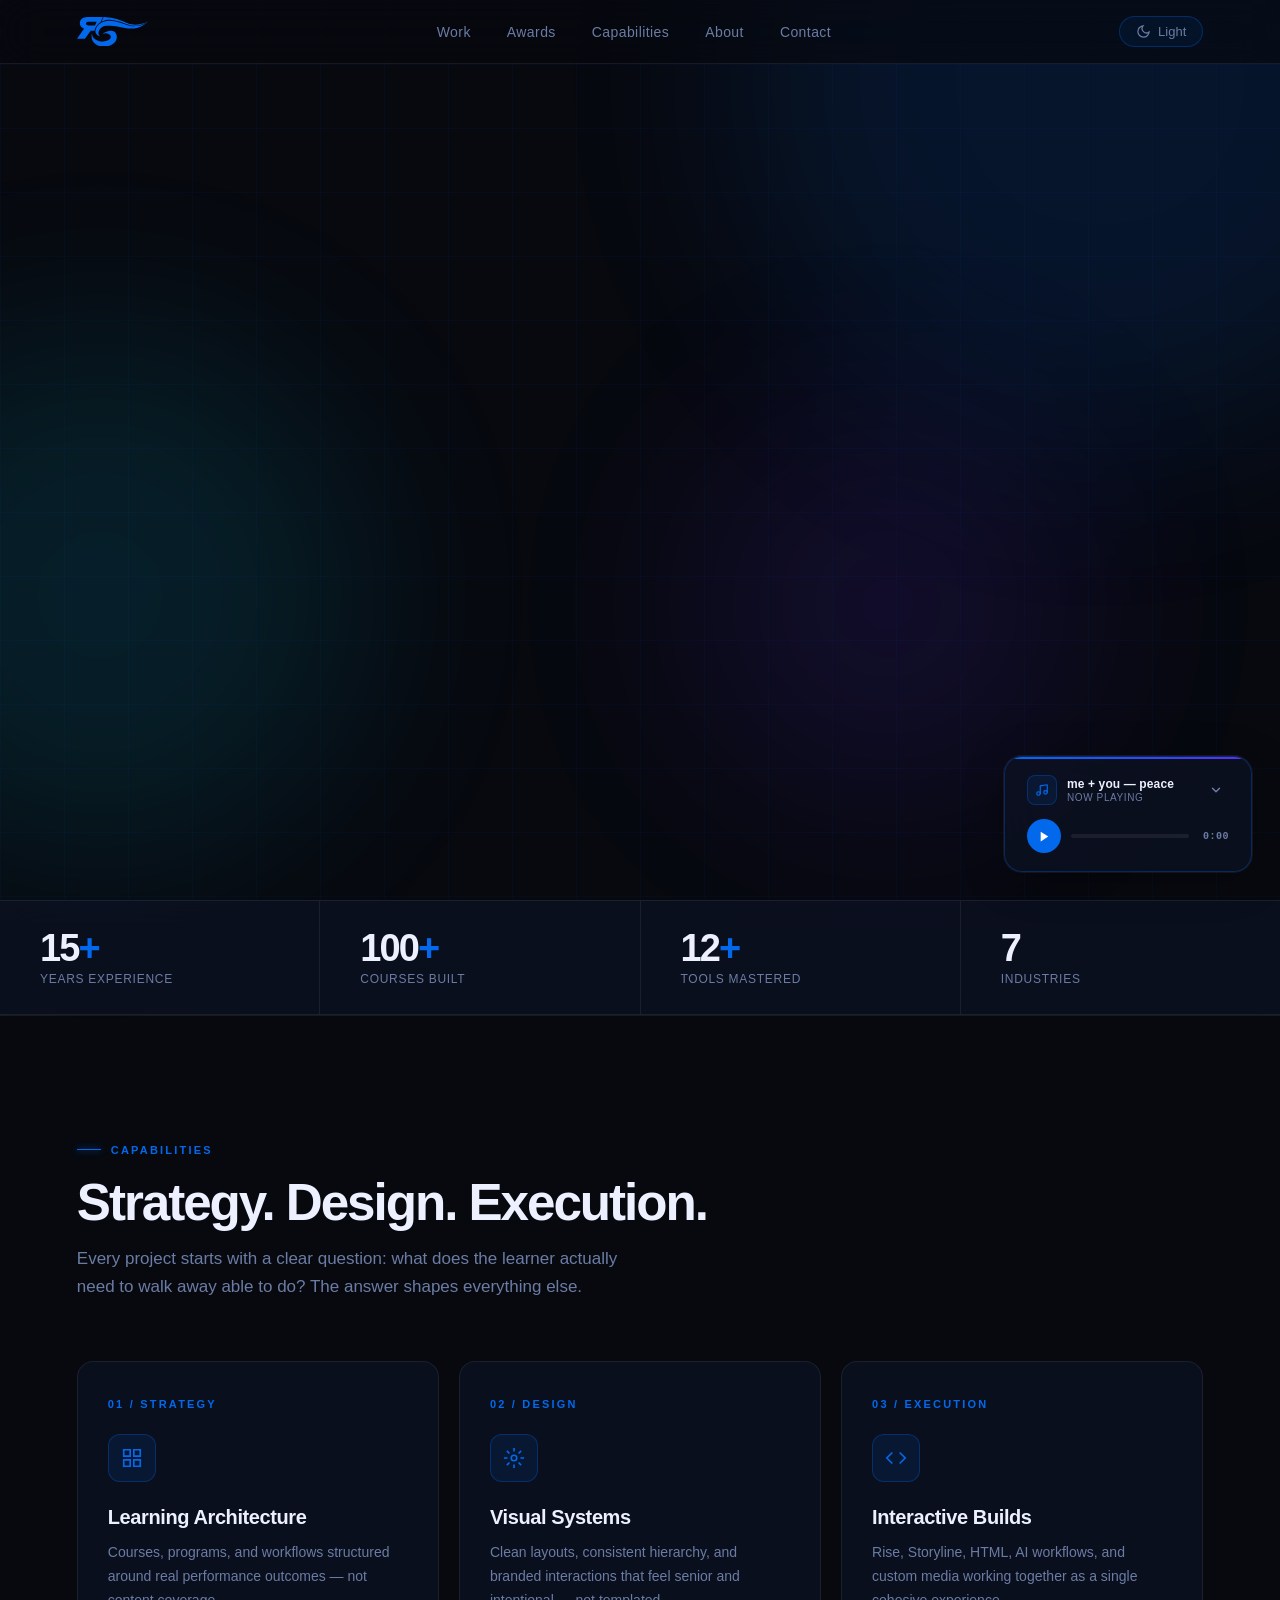
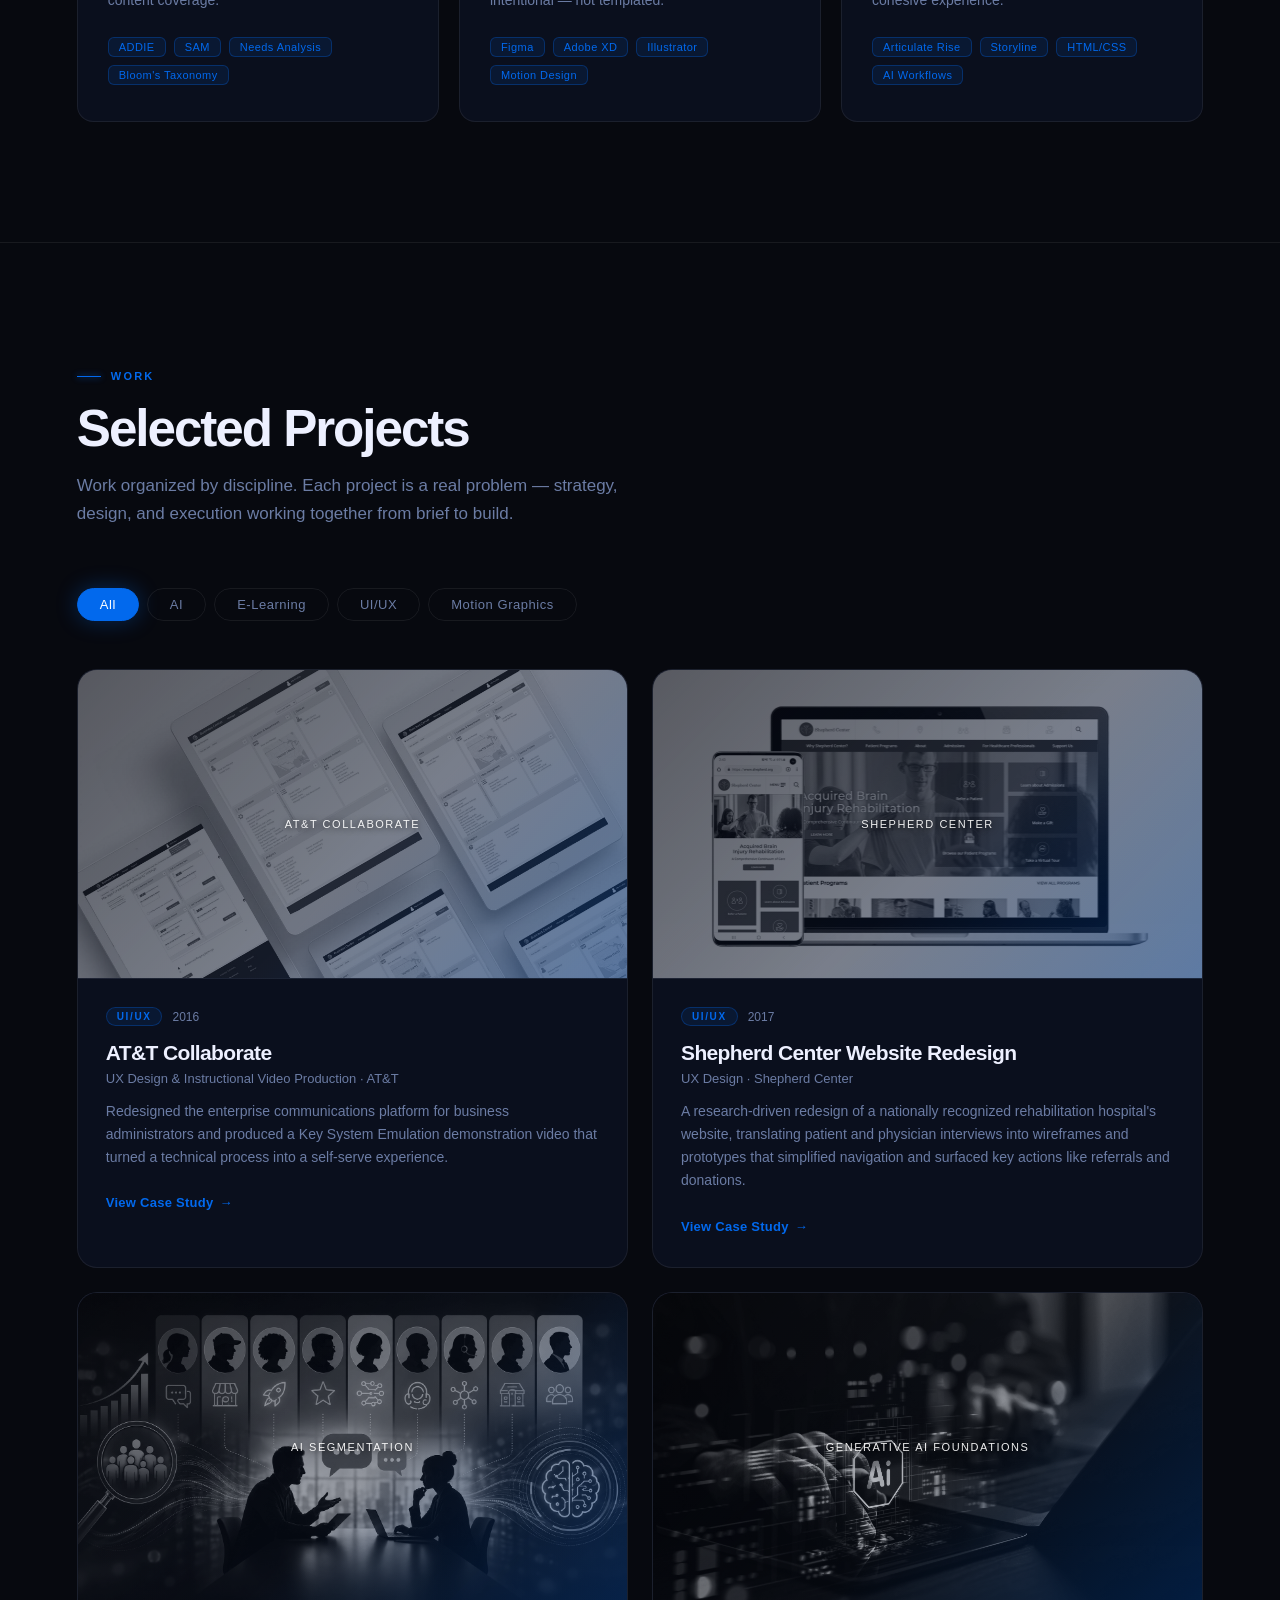
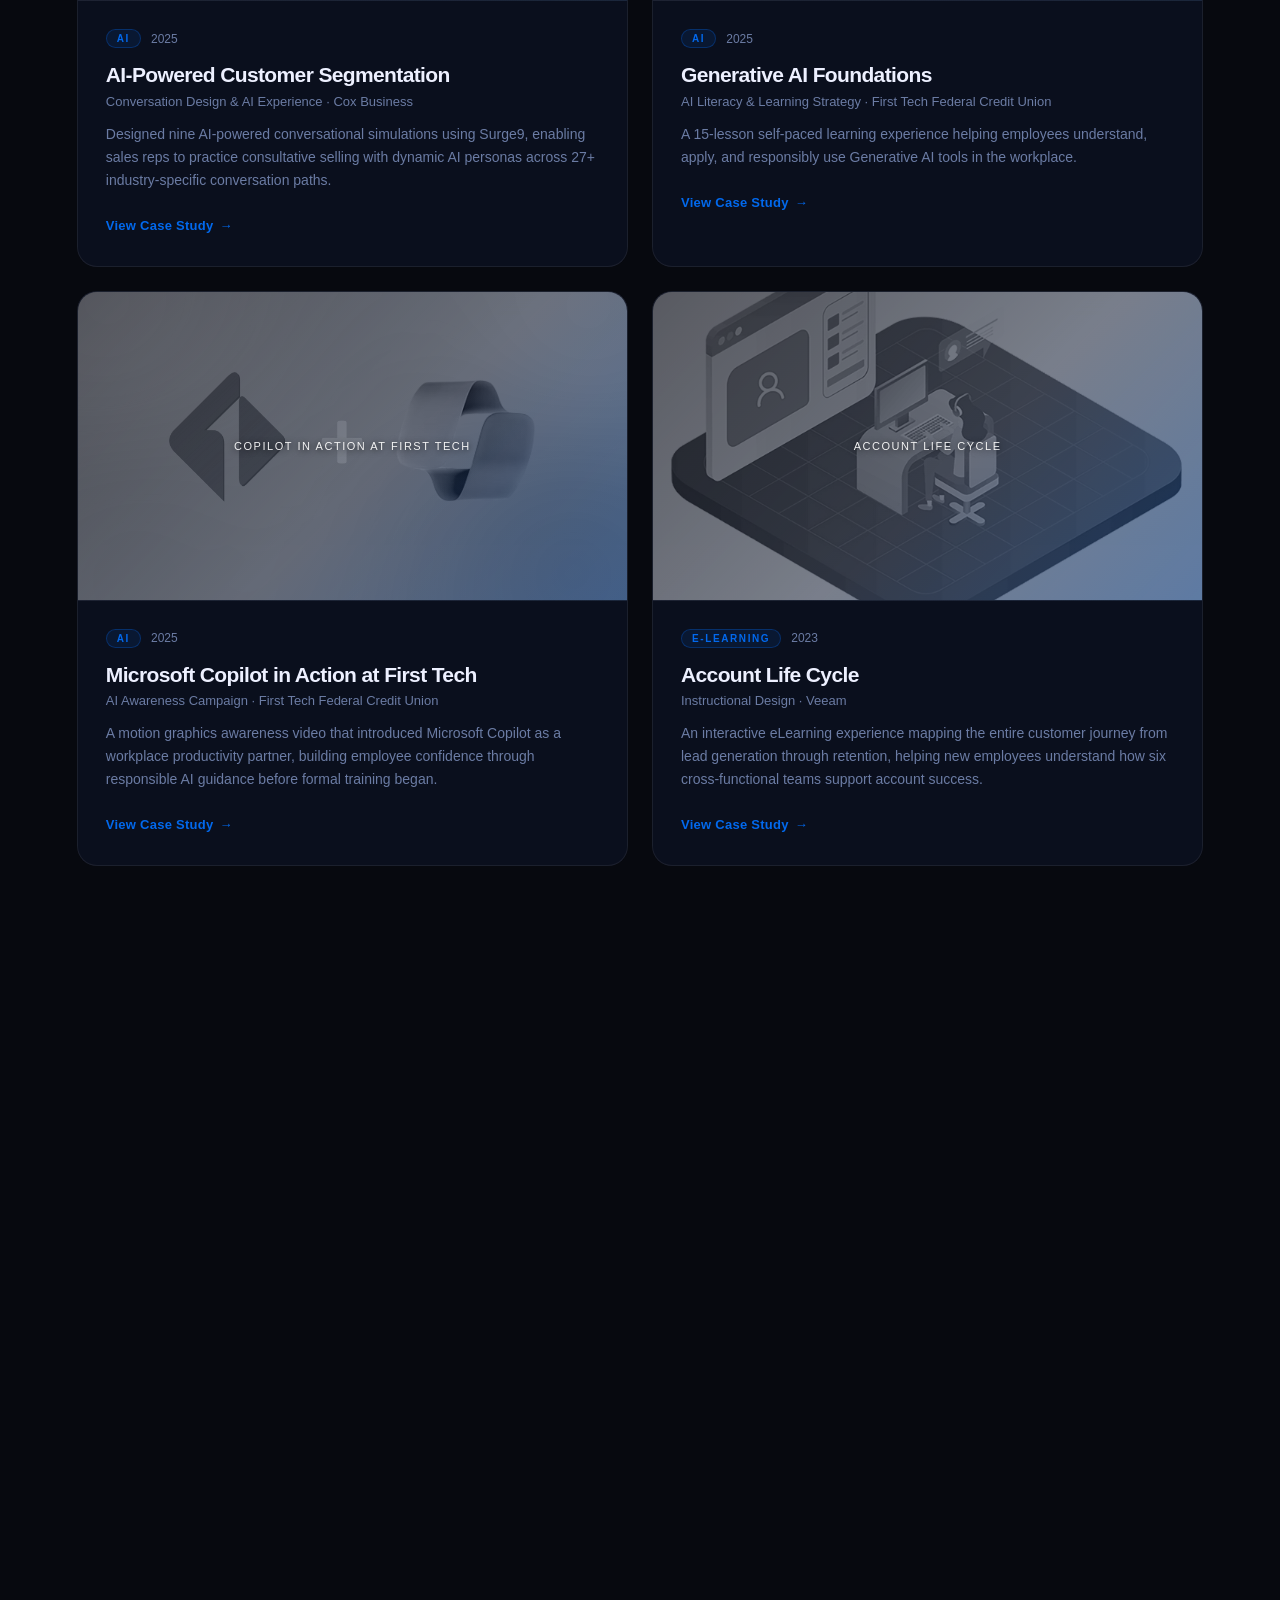
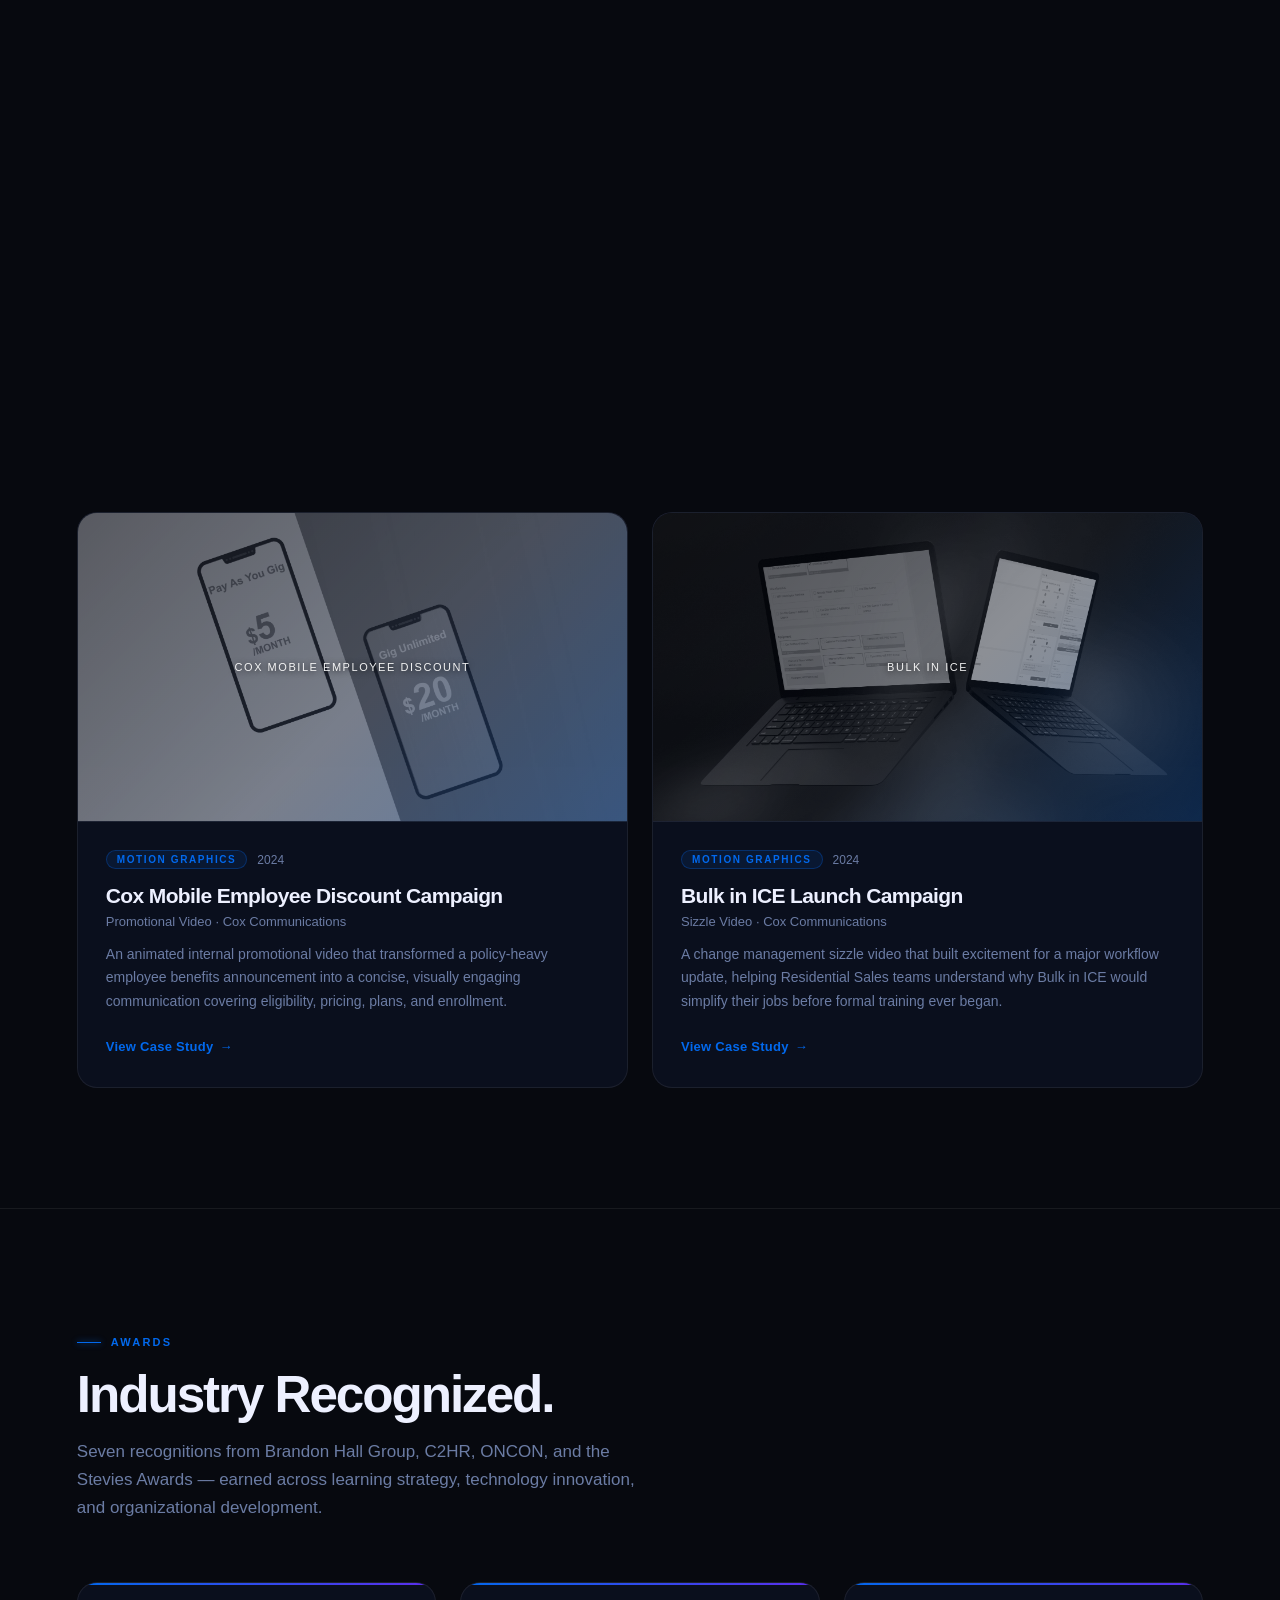
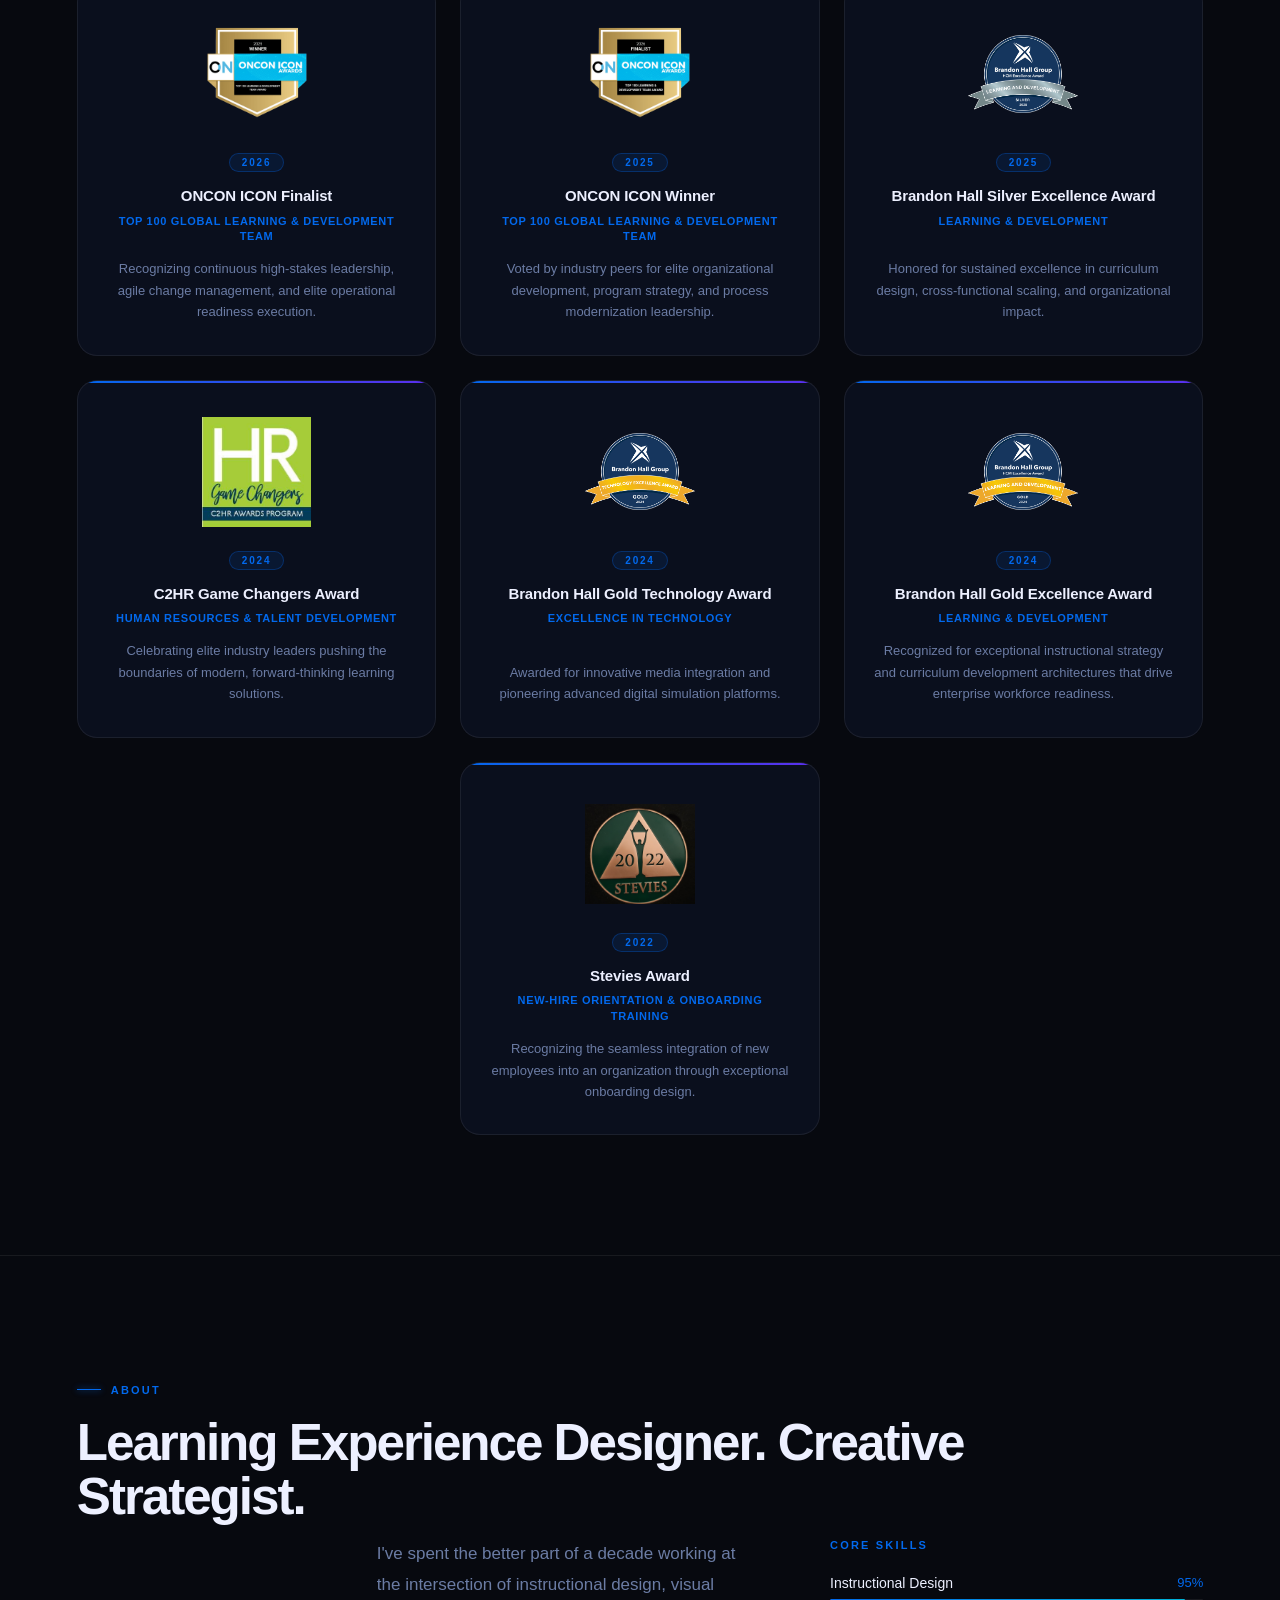
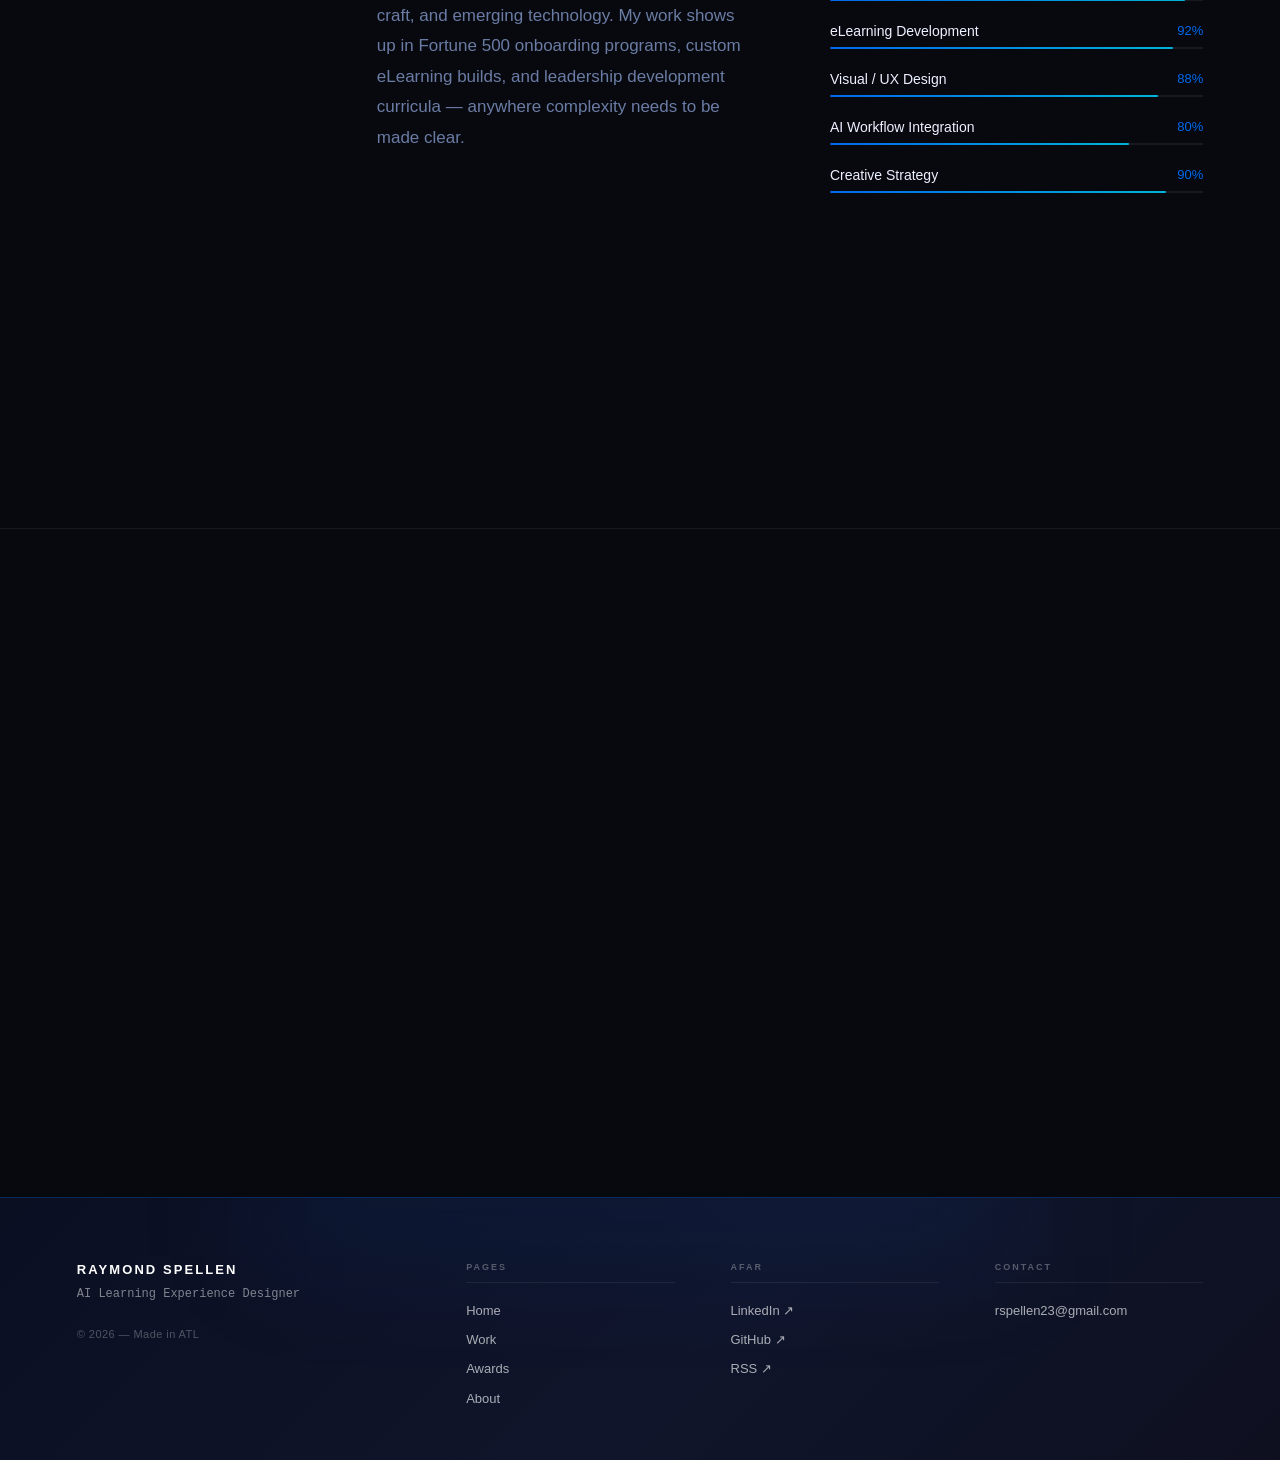
<file: index.html>
<!DOCTYPE html>
<html lang="en" data-theme="dark">
<head>
<meta charset="UTF-8" />
<meta name="viewport" content="width=device-width, initial-scale=1.0" />
<title>Raymond Spellen | Learning Experience Portfolio</title>
<link rel="stylesheet" href="footer.css" />

<script>(function(){var s=localStorage.getItem("rs-theme");if(s)document.documentElement.dataset.theme=s;})();</script>

<style>
/* ─── Tokens ─── */
:root {
  --bg:           #07090f;
  --surface:      #0d1223;
  --card:         rgba(13, 18, 35, 0.75);
  --text:         #edf0ff;
  --muted:        #6b7ca4;
  --accent:       #0269ed;
  --accent-lo:    rgba(2, 105, 237, 0.10);
  --accent-mid:   rgba(2, 105, 237, 0.22);
  --accent-glow:  rgba(2, 105, 237, 0.32);
  --border:       rgba(255, 255, 255, 0.07);
  --border-hi:    rgba(2, 105, 237, 0.30);
  --grid-line:    rgba(2, 105, 237, 0.045);
  --orb-opacity:  0.13;
  --nav-bg:       rgba(7, 9, 15, 0.65);
}

[data-theme="light"] {
  --bg:           #f1f4ff;
  --surface:      #ffffff;
  --card:         rgba(255, 255, 255, 0.82);
  --text:         #07090f;
  --muted:        #505d7e;
  --accent:       #0269ed;
  --accent-lo:    rgba(2, 105, 237, 0.07);
  --accent-mid:   rgba(2, 105, 237, 0.15);
  --accent-glow:  rgba(2, 105, 237, 0.22);
  --border:       rgba(0, 0, 0, 0.07);
  --border-hi:    rgba(2, 105, 237, 0.25);
  --grid-line:    rgba(2, 105, 237, 0.04);
  --orb-opacity:  0.06;
  --nav-bg:       rgba(241, 244, 255, 0.72);
}

/* ─── Reset ─── */
*, *::before, *::after { box-sizing: border-box; margin: 0; padding: 0; }
html { scroll-behavior: smooth; }

body {
  font-family: Inter, -apple-system, Arial, sans-serif;
  background: var(--bg);
  color: var(--text);
  overflow-x: hidden;
  transition: background .4s ease, color .4s ease;
}

/* ─── Background grid ─── */
body::before {
  content: '';
  position: fixed;
  inset: 0;
  background-image:
    linear-gradient(var(--grid-line) 1px, transparent 1px),
    linear-gradient(90deg, var(--grid-line) 1px, transparent 1px);
  background-size: 64px 64px;
  pointer-events: none;
  z-index: 0;
  transition: background-image .4s ease;
}

/* ─── Gradient orbs ─── */
.orb {
  position: fixed;
  border-radius: 50%;
  filter: blur(100px);
  opacity: var(--orb-opacity);
  pointer-events: none;
  z-index: 0;
  transition: opacity .4s ease;
}
.orb-1 {
  width: 720px; height: 720px;
  background: #0269ed;
  top: -280px; right: -180px;
  animation: drift 12s ease-in-out infinite;
}
.orb-2 {
  width: 520px; height: 520px;
  background: #00b4d8;
  bottom: 5%; left: -160px;
  animation: drift 14s ease-in-out infinite reverse;
}
.orb-3 {
  width: 400px; height: 400px;
  background: #5c2eed;
  top: 45%; right: 15%;
  animation: drift 10s ease-in-out infinite;
  animation-delay: -6s;
}

@keyframes drift {
  0%, 100% { transform: translateY(0px); }
  50%       { transform: translateY(-44px); }
}

/* ─── Layer content above bg ─── */
header, section, .intro-loader, nav, footer { position: relative; z-index: 1; }

/* ─── Intro loader ─── */
.intro-loader {
  position: fixed;
  inset: 0;
  background: var(--bg);
  z-index: 999;
  display: grid;
  place-items: center;
  transition: opacity .7s ease;
}
.intro-loader.hide {
  opacity: 0;
  pointer-events: none;
}
.intro-logo { width: 300px; }
.intro-logo .cls-1,
.signature-mark .cls-1,
.nav-logo-svg .cls-1 { fill: #0269ed; }

/* ─── Nav ─── */
nav {
  position: fixed;
  top: 0; left: 0; right: 0;
  z-index: 200;
  padding: 16px 6vw;
  display: flex;
  justify-content: space-between;
  align-items: center;
  background: var(--nav-bg);
  backdrop-filter: blur(20px);
  -webkit-backdrop-filter: blur(20px);
  border-bottom: 1px solid var(--border);
  transition: background .4s ease, border-color .4s ease;
}

.nav-logo-svg { width: 72px; height: auto; display: block; }
.nav-logo-link { display: flex; line-height: 0; }

.nav-links {
  display: flex;
  list-style: none;
  gap: 36px;
}
.nav-links a {
  color: var(--muted);
  text-decoration: none;
  font-size: 14px;
  letter-spacing: .03em;
  transition: color .2s;
}
.nav-links a:hover { color: var(--text); }

.nav-right { display: flex; align-items: center; gap: 16px; }

.theme-btn {
  display: flex;
  align-items: center;
  gap: 7px;
  padding: 7px 16px;
  border-radius: 999px;
  border: 1px solid var(--border-hi);
  background: var(--accent-lo);
  color: var(--muted);
  font-size: 13px;
  font-family: inherit;
  cursor: pointer;
  transition: all .25s ease;
  backdrop-filter: blur(8px);
}
.theme-btn:hover { color: var(--text); border-color: var(--accent); }

.icon-sun, .icon-moon {
  width: 15px; height: 15px;
  display: none;
}
[data-theme="dark"]  .icon-moon { display: block; }
[data-theme="light"] .icon-sun  { display: block; }
[data-theme="dark"]  .toggle-label::after { content: "Light"; }
[data-theme="light"] .toggle-label::after { content: "Dark"; }

/* ─── Hero ─── */
header {
  min-height: 100vh;
  padding: 130px 6vw 100px;
  display: flex;
  align-items: center;
}

.hero { max-width: 1000px; }

.signature-mark {
  display: block;
  width: 200px;
  margin-bottom: 48px;
}

.eyebrow {
  display: inline-flex;
  align-items: center;
  gap: 10px;
  font-size: 11px;
  font-weight: 600;
  letter-spacing: .22em;
  text-transform: uppercase;
  color: var(--accent);
  padding: 6px 16px;
  border: 1px solid var(--border-hi);
  border-radius: 999px;
  background: var(--accent-lo);
  margin-bottom: 32px;
  backdrop-filter: blur(8px);
}
.eyebrow-dot {
  width: 6px; height: 6px;
  background: var(--accent);
  border-radius: 50%;
  box-shadow: 0 0 10px var(--accent);
  animation: blink 2.4s ease-in-out infinite;
}
@keyframes blink { 0%,100%{opacity:1;} 50%{opacity:.3;} }

h1 {
  font-size: clamp(42px, 7vw, 92px);
  line-height: .93;
  letter-spacing: -0.045em;
  font-weight: 800;
  margin-bottom: 32px;
}

.grad {
  background: linear-gradient(130deg, var(--text) 0%, #4da3ff 55%, #00c6ff 100%);
  -webkit-background-clip: text;
  -webkit-text-fill-color: transparent;
  background-clip: text;
}
[data-theme="light"] .grad {
  background: linear-gradient(130deg, #07090f 0%, #0269ed 55%, #0050b3 100%);
  -webkit-background-clip: text;
  -webkit-text-fill-color: transparent;
  background-clip: text;
}

.hero-sub {
  font-size: 19px;
  line-height: 1.65;
  color: var(--muted);
  max-width: 560px;
  margin-bottom: 48px;
}

.hero-ctas { display: flex; gap: 14px; flex-wrap: wrap; }

.btn {
  display: inline-flex;
  align-items: center;
  gap: 8px;
  padding: 14px 26px;
  border-radius: 10px;
  font-size: 15px;
  font-weight: 600;
  text-decoration: none;
  font-family: inherit;
  letter-spacing: .01em;
  transition: all .25s ease;
  cursor: pointer;
}
.btn-primary {
  background: var(--accent);
  color: #fff;
  border: none;
  box-shadow: 0 0 28px var(--accent-glow);
}
.btn-primary:hover {
  transform: translateY(-2px);
  box-shadow: 0 4px 48px var(--accent-glow);
}
.btn-ghost {
  background: var(--card);
  color: var(--text);
  border: 1px solid var(--border);
  backdrop-filter: blur(8px);
}
.btn-ghost:hover {
  border-color: var(--border-hi);
  transform: translateY(-2px);
}

/* ─── Stats bar ─── */
.stats-bar {
  display: flex;
  gap: 0;
  background: var(--card);
  backdrop-filter: blur(16px);
  border-top: 1px solid var(--border);
  border-bottom: 1px solid var(--border);
  overflow-x: auto;
}
.stat {
  flex: 1;
  min-width: 150px;
  padding: 28px 40px;
  border-right: 1px solid var(--border);
}
.stat:last-child { border-right: none; }
.stat-val {
  font-size: 38px;
  font-weight: 800;
  letter-spacing: -0.05em;
  line-height: 1;
  color: var(--text);
  margin-bottom: 5px;
}
.stat-val em {
  font-style: normal;
  color: var(--accent);
}
.stat-lbl {
  font-size: 12px;
  color: var(--muted);
  letter-spacing: .06em;
  text-transform: uppercase;
}

/* ─── Section shell ─── */
.section { padding: 120px 6vw; }
.section-bordered { border-top: 1px solid var(--border); }

.tag-label {
  display: inline-flex;
  align-items: center;
  gap: 10px;
  font-size: 11px;
  font-weight: 700;
  letter-spacing: .2em;
  text-transform: uppercase;
  color: var(--accent);
  margin-bottom: 20px;
}
.tag-label::before {
  content: '';
  display: block;
  width: 24px;
  height: 1px;
  background: var(--accent);
  box-shadow: 0 0 6px var(--accent);
}

.section-h {
  font-size: clamp(30px, 4vw, 56px);
  letter-spacing: -0.04em;
  line-height: 1.05;
  margin-bottom: 16px;
}

.section-sub {
  font-size: 17px;
  color: var(--muted);
  line-height: 1.65;
  max-width: 580px;
  margin-bottom: 60px;
}

/* ─── Capabilities ─── */
.caps-grid {
  display: grid;
  grid-template-columns: repeat(3, 1fr);
  gap: 20px;
}

.cap-card {
  background: var(--card);
  backdrop-filter: blur(14px);
  border: 1px solid var(--border);
  border-radius: 16px;
  padding: 36px 30px;
  position: relative;
  overflow: hidden;
  transition: border-color .3s, transform .3s, box-shadow .3s;
}
.cap-card::after {
  content: '';
  position: absolute;
  inset: 0;
  background: linear-gradient(135deg, var(--accent-lo) 0%, transparent 55%);
  opacity: 0;
  transition: opacity .3s;
  pointer-events: none;
}
.cap-card:hover {
  border-color: var(--border-hi);
  transform: translateY(-6px);
  box-shadow: 0 24px 56px rgba(2, 105, 237, 0.13);
}
.cap-card:hover::after { opacity: 1; }

.cap-num {
  font-size: 11px;
  font-weight: 700;
  letter-spacing: .2em;
  text-transform: uppercase;
  color: var(--accent);
  margin-bottom: 24px;
  display: block;
}
.cap-icon {
  width: 48px; height: 48px;
  border-radius: 12px;
  border: 1px solid var(--border-hi);
  background: var(--accent-lo);
  display: flex;
  align-items: center;
  justify-content: center;
  margin-bottom: 24px;
}
.cap-icon svg { width: 22px; height: 22px; stroke: var(--accent); fill: none; stroke-width: 1.8; }
.cap-card h3 {
  font-size: 20px;
  letter-spacing: -0.02em;
  margin-bottom: 12px;
}
.cap-card p {
  font-size: 14px;
  color: var(--muted);
  line-height: 1.7;
  margin-bottom: 24px;
}
.tool-chips { display: flex; flex-wrap: wrap; gap: 8px; }
.chip {
  font-size: 11px;
  color: var(--accent);
  background: var(--accent-lo);
  border: 1px solid var(--border-hi);
  border-radius: 6px;
  padding: 3px 10px;
  letter-spacing: .04em;
}

/* ─── Work Section ─── */
.work-tabs {
  display: flex;
  gap: 8px;
  flex-wrap: wrap;
  margin-bottom: 48px;
}
.work-tab {
  padding: 8px 22px;
  border-radius: 999px;
  border: 1px solid var(--border);
  background: transparent;
  color: var(--muted);
  font-size: 13px;
  font-family: inherit;
  font-weight: 500;
  letter-spacing: .04em;
  cursor: pointer;
  transition: all .2s ease;
}
.work-tab:hover { border-color: var(--border-hi); color: var(--text); }
.work-tab.active {
  background: var(--accent);
  border-color: var(--accent);
  color: #fff;
  box-shadow: 0 0 22px var(--accent-glow);
}

.work-grid {
  display: grid;
  grid-template-columns: repeat(2, 1fr);
  gap: 24px;
}

.work-item {
  background: var(--card);
  backdrop-filter: blur(14px);
  border: 1px solid var(--border);
  border-radius: 20px;
  overflow: hidden;
  text-decoration: none;
  color: inherit;
  display: block;
  cursor: pointer;
  transition: border-color .3s, transform .3s, box-shadow .3s;
}
.work-item:hover {
  border-color: var(--border-hi);
  transform: translateY(-5px);
  box-shadow: 0 20px 60px rgba(2, 105, 237, 0.13);
}

.work-thumb {
  aspect-ratio: 16 / 9;
  background: linear-gradient(135deg, var(--surface) 0%, var(--accent-lo) 100%);
  border-bottom: 1px solid var(--border);
  display: flex;
  align-items: center;
  justify-content: center;
  position: relative;
  overflow: hidden;
}
.work-thumb::after {
  content: '';
  position: absolute;
  inset: 0;
  background: linear-gradient(135deg, transparent 40%, var(--accent-mid) 100%);
}
.thumb-lbl {
  font-size: 11px;
  letter-spacing: .14em;
  text-transform: uppercase;
  color: var(--muted);
  position: relative;
  z-index: 1;
}
.work-thumb-img {
  position: absolute;
  inset: 0;
  width: 100%;
  height: 100%;
  object-fit: cover;
  object-position: center;
  filter: grayscale(100%);
  opacity: 0.45;
}
.work-thumb.has-img::after {
  background: linear-gradient(135deg, rgba(0,0,0,0.28) 0%, transparent 55%, var(--accent-mid) 100%);
}
.work-thumb.has-img .thumb-lbl {
  color: rgba(255,255,255,0.92);
  text-shadow: 0 1px 6px rgba(0,0,0,0.75);
}
[data-theme="light"] .work-thumb.has-img .thumb-lbl {
  color: #07090f;
  text-shadow: 0 1px 4px rgba(255,255,255,0.6);
}

.work-body { padding: 28px 28px 32px; }

.work-card-meta {
  display: flex;
  align-items: center;
  gap: 10px;
  margin-bottom: 14px;
}
.cat-pill {
  font-size: 10px;
  font-weight: 700;
  letter-spacing: .16em;
  text-transform: uppercase;
  color: var(--accent);
  border: 1px solid var(--border-hi);
  padding: 3px 10px;
  border-radius: 999px;
  background: var(--accent-lo);
}
.work-yr { font-size: 12px; color: var(--muted); }

.work-item h3 {
  font-size: 21px;
  letter-spacing: -0.03em;
  line-height: 1.2;
  margin-bottom: 6px;
}
.work-client {
  font-size: 13px;
  color: var(--muted);
  margin-bottom: 14px;
}
.work-desc {
  font-size: 14px;
  color: var(--muted);
  line-height: 1.65;
  margin-bottom: 24px;
}
.work-cta {
  display: inline-flex;
  align-items: center;
  gap: 6px;
  font-size: 13px;
  font-weight: 600;
  color: var(--accent);
  letter-spacing: .02em;
}
.work-cta::after { content: '→'; }

.work-empty {
  grid-column: 1 / -1;
  display: none;
  flex-direction: column;
  align-items: center;
  gap: 10px;
  padding: 80px 40px;
  border: 1px dashed var(--border);
  border-radius: 20px;
  font-size: 14px;
  color: var(--muted);
  letter-spacing: .06em;
  text-align: center;
}
.work-empty.visible { display: flex; }

/* ─── Awards ─── */
.awards-grid {
  display: grid;
  grid-template-columns: repeat(3, 1fr);
  gap: 24px;
  margin-top: 8px;
}
.award-card {
  background: var(--card);
  backdrop-filter: blur(14px);
  border: 1px solid var(--border);
  border-radius: 20px;
  padding: 36px 28px 32px;
  display: flex;
  flex-direction: column;
  align-items: center;
  text-align: center;
  position: relative;
  overflow: hidden;
  transition: border-color .3s, transform .3s, box-shadow .3s;
}
.award-card::before {
  content: '';
  position: absolute; top: 0; left: 0; right: 0; height: 2px;
  background: linear-gradient(90deg, var(--accent), #5c2eed);
}
.award-card:hover {
  border-color: var(--border-hi);
  transform: translateY(-5px);
  box-shadow: 0 20px 60px rgba(2, 105, 237, 0.13);
}
.award-img-wrap {
  width: 110px; height: 110px;
  display: flex; align-items: center; justify-content: center;
  margin-bottom: 24px;
}
.award-img { width: 100%; height: 100%; object-fit: contain; }
.award-year {
  font-size: 10px; font-weight: 700; letter-spacing: .18em; text-transform: uppercase;
  color: var(--accent); background: var(--accent-lo); border: 1px solid var(--border-hi);
  border-radius: 999px; padding: 3px 12px; margin-bottom: 14px; display: inline-block;
}
.award-name {
  font-size: 15px; font-weight: 700; letter-spacing: -0.01em; line-height: 1.3;
  color: var(--text); margin-bottom: 8px;
}
.award-cat {
  font-size: 11px; font-weight: 600; letter-spacing: .06em; text-transform: uppercase;
  color: var(--accent); margin-bottom: 14px; line-height: 1.4;
}
.award-desc {
  font-size: 13px; color: var(--muted); line-height: 1.65; margin-top: auto;
}
/* Center a single orphan card in the last row of a 3-col grid */
.award-card:last-child:nth-child(3n+1) { grid-column: 2; }

/* ─── About ─── */
.about-grid {
  display: grid;
  grid-template-columns: 220px 1fr 1fr;
  gap: 80px;
  align-items: start;
}
.profile-pic-wrap {
  display: flex;
  justify-content: flex-start;
  align-self: center;
}
@keyframes profile-glow-pulse {
  0%, 100% {
    box-shadow:
      0 0 0 3px rgba(2,105,237,0.5),
      0 0 18px 5px rgba(2,105,237,0.55),
      0 0 50px 15px rgba(2,105,237,0.22),
      0 0 100px 28px rgba(2,105,237,0.08);
  }
  50% {
    box-shadow:
      0 0 0 3px rgba(2,105,237,0.85),
      0 0 30px 10px rgba(2,105,237,0.75),
      0 0 70px 24px rgba(2,105,237,0.35),
      0 0 130px 40px rgba(2,105,237,0.14);
  }
}
.profile-pic {
  width: 200px;
  height: 200px;
  border-radius: 50%;
  object-fit: cover;
  object-position: center top;
  border: 3px solid var(--accent);
  display: block;
  animation: profile-glow-pulse 3s ease-in-out infinite;
}
.about-text p {
  font-size: 17px;
  color: var(--muted);
  line-height: 1.8;
  margin-top: 0;
  margin-bottom: 20px;
}
.about-text p:last-child { margin-bottom: 0; }

.skills-label {
  font-size: 11px;
  font-weight: 700;
  letter-spacing: .2em;
  text-transform: uppercase;
  color: var(--accent);
  margin-bottom: 24px;
  display: block;
}
.skill-list { display: flex; flex-direction: column; gap: 22px; }
.skill-row {}
.skill-top {
  display: flex;
  justify-content: space-between;
  margin-bottom: 8px;
}
.skill-name { font-size: 14px; font-weight: 500; color: var(--text); }
.skill-pct { font-size: 13px; color: var(--accent); }
.skill-track {
  height: 2px;
  background: var(--border);
  border-radius: 999px;
  overflow: hidden;
}
.skill-fill {
  height: 100%;
  border-radius: 999px;
  background: linear-gradient(90deg, #0269ed, #00b4d8);
  box-shadow: 0 0 10px rgba(2, 105, 237, 0.5);
  width: 0;
  transition: width 1.3s cubic-bezier(.4,0,.2,1);
}

/* ─── CTA ─── */
.cta-section {
  padding: 120px 6vw;
  border-top: 1px solid var(--border);
  text-align: center;
}
.cta-section h2 {
  font-size: clamp(34px, 5vw, 68px);
  letter-spacing: -0.05em;
  line-height: 1.05;
  margin-bottom: 20px;
}
.cta-section p {
  font-size: 18px;
  color: var(--muted);
  max-width: 480px;
  margin: 0 auto 48px;
  line-height: 1.65;
}
.cta-row { display: flex; justify-content: center; gap: 14px; flex-wrap: wrap; }

/* ─── Footer ─── */
footer {
  padding: 28px 6vw;
  border-top: 1px solid var(--border);
  display: flex;
  justify-content: space-between;
  align-items: center;
  font-size: 13px;
  color: var(--muted);
  position: relative;
  z-index: 1;
}

/* ─── Reveal animation ─── */
.reveal, .reveal-stagger { opacity: 0; transform: translateY(22px); }

/* ─── Responsive ─── */
@media (max-width: 900px) {
  .caps-grid { grid-template-columns: 1fr; }
  .work-grid  { grid-template-columns: 1fr; }
  .awards-grid { grid-template-columns: 1fr 1fr; }
  .award-card:last-child:nth-child(3n+1) { grid-column: auto; }
  .about-grid { grid-template-columns: 1fr; gap: 48px; }
  .nav-links { display: none; }
  .stats-bar { flex-direction: column; }
  .stat { border-right: none; border-bottom: 1px solid var(--border); }
  .stat:last-child { border-bottom: none; }
}

/* ─── Audio Player ─── */
@keyframes ap-spin { to { transform: rotate(360deg); } }

.audio-player {
  position: fixed; bottom: 28px; right: 28px; z-index: 300;
  background: var(--card); backdrop-filter: blur(20px); -webkit-backdrop-filter: blur(20px);
  border: 1px solid var(--border-hi); border-radius: 18px;
  padding: 18px 22px; min-width: 248px;
  box-shadow: 0 8px 40px rgba(0,0,0,.28), 0 0 0 1px var(--border);
  transition: background .4s ease, border-color .4s ease, padding .25s ease, min-width .25s ease;
  overflow: hidden;
}
.audio-player::before {
  content: ''; position: absolute; top: 0; left: 0; right: 0; height: 2px;
  background: linear-gradient(90deg, var(--accent), #5c2eed);
  border-radius: 18px 18px 0 0;
}
.ap-header {
  display: flex; align-items: center; gap: 10px; margin-bottom: 14px;
}
.ap-icon {
  width: 30px; height: 30px; flex-shrink: 0;
  background: var(--accent-lo); border: 1px solid var(--border-hi); border-radius: 8px;
  display: flex; align-items: center; justify-content: center;
  color: var(--accent);
}
.ap-icon svg { width: 14px; height: 14px; }
.ap-track {
  flex: 1; min-width: 0;
}
.ap-title {
  display: block; font-size: 12px; font-weight: 600; color: var(--text);
  white-space: nowrap; overflow: hidden; text-overflow: ellipsis;
  letter-spacing: .01em;
}
.ap-label {
  display: block; font-size: 10px; color: var(--muted);
  letter-spacing: .06em; text-transform: uppercase; margin-top: 1px;
}
.ap-controls {
  display: flex; align-items: center; gap: 10px;
}
.ap-play-btn {
  flex-shrink: 0; width: 34px; height: 34px;
  border-radius: 50%; border: 1px solid var(--border-hi);
  background: var(--accent); color: #fff;
  display: flex; align-items: center; justify-content: center;
  cursor: pointer; font-family: inherit; transition: background .2s, transform .15s;
}
.ap-play-btn:hover { background: #0253c4; transform: scale(1.08); }
.ap-play-btn svg { width: 13px; height: 13px; }
.ap-progress-wrap {
  flex: 1; height: 4px; background: var(--border); border-radius: 2px;
  cursor: pointer; position: relative; overflow: hidden;
}
.ap-progress-bar {
  height: 100%; width: 0%; background: var(--accent); border-radius: 2px;
  transition: width .1s linear;
}
.ap-time {
  font-size: 10px; font-weight: 600; color: var(--muted);
  letter-spacing: .05em; min-width: 30px; text-align: right;
  font-family: 'Courier New', monospace;
}
.ap-min-btn {
  background: none; border: none; color: var(--muted);
  cursor: pointer; padding: 4px 6px;
  display: flex; align-items: center; justify-content: center;
  border-radius: 6px; margin-left: auto; flex-shrink: 0;
  transition: color .2s, background .2s;
}
.ap-min-btn:hover { color: var(--text); background: var(--accent-lo); }
.ap-min-btn svg { width: 14px; height: 14px; transition: transform .3s ease; }
.audio-player.is-min { padding: 12px 16px; min-width: 0; }
.audio-player.is-min .ap-header { margin-bottom: 0; }
.audio-player.is-min .ap-track,
.audio-player.is-min .ap-controls { display: none; }
.audio-player.is-min .ap-min-btn svg { transform: rotate(180deg); }

/* ─── Site Footer ─── */
.site-footer { display:block !important; background:linear-gradient(135deg,#0b0f22 0%,#10152b 55%,#0e1020 100%); border-top:1px solid rgba(2,105,237,.28); padding:64px 6vw 52px; margin-top:80px; position:relative; z-index:1; overflow:hidden; }
[data-theme="light"] .site-footer { background:linear-gradient(135deg,#e4eaff 0%,#eef1ff 55%,#dde6ff 100%); border-top:1px solid rgba(2,105,237,.18); }
.footer-inner { display:grid !important; grid-template-columns:1.6fr 1fr 1fr 1fr; gap:56px; align-items:start; }
.footer-brand { display:flex !important; flex-direction:column !important; }
.footer-name { font-size:13px; font-weight:800; letter-spacing:.16em; text-transform:uppercase; color:#fff; margin-bottom:8px; }
[data-theme="light"] .footer-name { color:#07090f; }
.footer-tagline { font-family:'Courier New',monospace; font-size:12px; color:rgba(255,255,255,.48); line-height:1.6; margin-bottom:24px; }
[data-theme="light"] .footer-tagline { color:#505d7e; }
.footer-copy { font-size:11px; color:rgba(255,255,255,.28); letter-spacing:.04em; }
[data-theme="light"] .footer-copy { color:#7a89b0; }
.footer-col { display:flex !important; flex-direction:column !important; gap:11px; }
.footer-col-label { display:block; font-size:9px; font-weight:700; letter-spacing:.22em; text-transform:uppercase; color:rgba(255,255,255,.3); margin-bottom:8px; padding-bottom:10px; border-bottom:1px solid rgba(255,255,255,.07); }
[data-theme="light"] .footer-col-label { color:#7a89b0; border-bottom-color:rgba(0,0,0,.07); }
.footer-col a { font-size:13px; color:rgba(255,255,255,.65); text-decoration:none; transition:color .2s; }
.footer-col a:hover { color:#0269ed; }
[data-theme="light"] .footer-col a { color:#07090f; }
[data-theme="light"] .footer-col a:hover { color:#0269ed; }
@media(max-width:780px){.footer-inner{grid-template-columns:1fr 1fr !important;gap:36px;}.footer-brand{grid-column:1/-1;margin-bottom:8px;}}
@media(max-width:480px){.footer-inner{grid-template-columns:1fr !important;}}
</style>
</head>

<body>

<!-- Ambient orbs -->
<div class="orb orb-1"></div>
<div class="orb orb-2"></div>
<div class="orb orb-3"></div>

<!-- ─── Intro Loader ─── -->
<div class="intro-loader" id="loader">
  <svg class="intro-logo" viewBox="0 0 1119.99 461.88" xmlns="http://www.w3.org/2000/svg">
    <path class="cls-1" d="M122.86,336.76l-122.86.14,51.08-73.11,14.62-20.52c2.9-2.01,3.95-5.2,6.02-8.01l38.52-52.41c-39.26-16.86-68.72-46.02-66.66-90.72.02-36.71,24.75-66.36,58.06-79.94C121.98,3.89,143.37.39,165.79.38l215.58-.13,21.4.59-36.93,81.54c-34.11,20.93-61.34,50.14-78.95,86.01-6.89,14.04-11.42,28.09-13.55,43.73l-44.33.18-15.67.8-90.48,123.67ZM194.12,132.17l85.6-.16,26.28-57.83-120.31-.1c-9.86-.26-18.55,1.29-27.49,4.69-15.89,6.06-22.75,24.15-14.33,39.28,7.8,14.02,32.15,13.82,50.25,14.12Z"/>
    <path class="cls-1" d="M746.52,170.11c-41.01-4.36-80.49-13.59-121.05-20.85-36.13-6.47-71.23-11.73-107.86-14.17-29.82-1.98-58.53-.9-87.3,6.82-17.5,4.69-33.44,12.44-48.13,22.68-16.47,11.48-29.41,26.01-38.27,43.81-15.53,31.22-13.31,71.85,15.78,92.76l-19.06-6.13c-14.24-4.58-26.38-13.5-36.01-24.84-24.78-29.19-21.93-66.45-5.73-99.88,10.49-21.65,25.46-40.45,43.13-56.59,4-3.65,7.99-5.99,12.07-9.19l6.69-5.24c19.83-13.56,40.91-23.45,64.21-29.67l37.31-7.76c42.07-5.44,84.1-2.69,125.65,5.95l70.61,18.24,15.09,4.57,59.17,16.35c79.18,25.2,121,41.06,189.66,34.63s85.92-17.17,88.58-18.08c28.8-9.76,45.96-21.68,65.62-31.13l43.32-22.01c-57.28,35.37-111.01,80.38-176.34,98.19-18.41,5.02-35.52,12.22-98.81,11.55-30.35-.32-68.17-6.8-98.32-10Z"/>
    <path class="cls-1" d="M389.35,270.35c73.89-64.99,161.21-70.91,202.21-32.68,29.97,27.95,33,77.44,21.45,112.34-29.44,88.96-172.19,139.36-275.74,96.16-13.71-5.72-81.39-31.4-103.15-96.16-15.16-45.12-3.04-93.95,0-93.96,1.83,0,.04,17.59,5.11,34.72,16.6,56.14,105.76,102.1,188.94,86.81,55.87-10.27,110.69-33.31,96-80.68-8.28-26.7-49.24-41.07-52.09-41.87-42.02-11.91-77.17,11.49-82.72,15.32Z"/>
    <path class="cls-1" d="M412.84.25c7.83-1.89,171,5.68,322.09,73.8,65.77,29.65,86.09,35.79,115.6,40.58,130.66,21.21,242.15-42.4,240.19-40.58-3.19,2.97-108.45,83.8-246.89,58.12-3.77-.7-8.42-1.26-17.36-3.77-90.03-25.29-136.85-61.04-287.14-81.85-90.42-12.52-159.1,30.61-157.17,26.37,1.71-3.75,29.14-72.29,30.69-72.66Z"/>
  </svg>
</div>

<!-- ─── Nav ─── -->
<nav>
  <a href="index.html" class="nav-logo-link"><svg class="nav-logo-svg" viewBox="0 0 1119.99 461.88" xmlns="http://www.w3.org/2000/svg">
    <path class="cls-1" d="M122.86,336.76l-122.86.14,51.08-73.11,14.62-20.52c2.9-2.01,3.95-5.2,6.02-8.01l38.52-52.41c-39.26-16.86-68.72-46.02-66.66-90.72.02-36.71,24.75-66.36,58.06-79.94C121.98,3.89,143.37.39,165.79.38l215.58-.13,21.4.59-36.93,81.54c-34.11,20.93-61.34,50.14-78.95,86.01-6.89,14.04-11.42,28.09-13.55,43.73l-44.33.18-15.67.8-90.48,123.67ZM194.12,132.17l85.6-.16,26.28-57.83-120.31-.1c-9.86-.26-18.55,1.29-27.49,4.69-15.89,6.06-22.75,24.15-14.33,39.28,7.8,14.02,32.15,13.82,50.25,14.12Z"/>
    <path class="cls-1" d="M746.52,170.11c-41.01-4.36-80.49-13.59-121.05-20.85-36.13-6.47-71.23-11.73-107.86-14.17-29.82-1.98-58.53-.9-87.3,6.82-17.5,4.69-33.44,12.44-48.13,22.68-16.47,11.48-29.41,26.01-38.27,43.81-15.53,31.22-13.31,71.85,15.78,92.76l-19.06-6.13c-14.24-4.58-26.38-13.5-36.01-24.84-24.78-29.19-21.93-66.45-5.73-99.88,10.49-21.65,25.46-40.45,43.13-56.59,4-3.65,7.99-5.99,12.07-9.19l6.69-5.24c19.83-13.56,40.91-23.45,64.21-29.67l37.31-7.76c42.07-5.44,84.1-2.69,125.65,5.95l70.61,18.24,15.09,4.57,59.17,16.35c79.18,25.2,121,41.06,189.66,34.63s85.92-17.17,88.58-18.08c28.8-9.76,45.96-21.68,65.62-31.13l43.32-22.01c-57.28,35.37-111.01,80.38-176.34,98.19-18.41,5.02-35.52,12.22-98.81,11.55-30.35-.32-68.17-6.8-98.32-10Z"/>
    <path class="cls-1" d="M389.35,270.35c73.89-64.99,161.21-70.91,202.21-32.68,29.97,27.95,33,77.44,21.45,112.34-29.44,88.96-172.19,139.36-275.74,96.16-13.71-5.72-81.39-31.4-103.15-96.16-15.16-45.12-3.04-93.95,0-93.96,1.83,0,.04,17.59,5.11,34.72,16.6,56.14,105.76,102.1,188.94,86.81,55.87-10.27,110.69-33.31,96-80.68-8.28-26.7-49.24-41.07-52.09-41.87-42.02-11.91-77.17,11.49-82.72,15.32Z"/>
    <path class="cls-1" d="M412.84.25c7.83-1.89,171,5.68,322.09,73.8,65.77,29.65,86.09,35.79,115.6,40.58,130.66,21.21,242.15-42.4,240.19-40.58-3.19,2.97-108.45,83.8-246.89,58.12-3.77-.7-8.42-1.26-17.36-3.77-90.03-25.29-136.85-61.04-287.14-81.85-90.42-12.52-159.1,30.61-157.17,26.37,1.71-3.75,29.14-72.29,30.69-72.66Z"/>
  </svg></a>

  <ul class="nav-links">
    <li><a href="#work">Work</a></li>
    <li><a href="#awards">Awards</a></li>
    <li><a href="#capabilities">Capabilities</a></li>
    <li><a href="#about">About</a></li>
    <li><a href="#contact">Contact</a></li>
  </ul>

  <div class="nav-right">
    <button class="theme-btn" id="themeBtn" onclick="toggleTheme()">
      <!-- Sun icon -->
      <svg class="icon-sun" viewBox="0 0 24 24" stroke="currentColor" fill="none" stroke-width="2">
        <circle cx="12" cy="12" r="5"/>
        <line x1="12" y1="1" x2="12" y2="3"/>
        <line x1="12" y1="21" x2="12" y2="23"/>
        <line x1="4.22" y1="4.22" x2="5.64" y2="5.64"/>
        <line x1="18.36" y1="18.36" x2="19.78" y2="19.78"/>
        <line x1="1" y1="12" x2="3" y2="12"/>
        <line x1="21" y1="12" x2="23" y2="12"/>
        <line x1="4.22" y1="19.78" x2="5.64" y2="18.36"/>
        <line x1="18.36" y1="5.64" x2="19.78" y2="4.22"/>
      </svg>
      <!-- Moon icon -->
      <svg class="icon-moon" viewBox="0 0 24 24" stroke="currentColor" fill="none" stroke-width="2">
        <path d="M21 12.79A9 9 0 1 1 11.21 3 7 7 0 0 0 21 12.79z"/>
      </svg>
      <span class="toggle-label"></span>
    </button>
  </div>
</nav>

<main>

<!-- ─── Hero ─── -->
<header id="hero">
  <div class="hero">
    <svg class="signature-mark" viewBox="0 0 1119.99 461.88" xmlns="http://www.w3.org/2000/svg">
      <path class="cls-1" d="M122.86,336.76l-122.86.14,51.08-73.11,14.62-20.52c2.9-2.01,3.95-5.2,6.02-8.01l38.52-52.41c-39.26-16.86-68.72-46.02-66.66-90.72.02-36.71,24.75-66.36,58.06-79.94C121.98,3.89,143.37.39,165.79.38l215.58-.13,21.4.59-36.93,81.54c-34.11,20.93-61.34,50.14-78.95,86.01-6.89,14.04-11.42,28.09-13.55,43.73l-44.33.18-15.67.8-90.48,123.67ZM194.12,132.17l85.6-.16,26.28-57.83-120.31-.1c-9.86-.26-18.55,1.29-27.49,4.69-15.89,6.06-22.75,24.15-14.33,39.28,7.8,14.02,32.15,13.82,50.25,14.12Z"/>
      <path class="cls-1" d="M746.52,170.11c-41.01-4.36-80.49-13.59-121.05-20.85-36.13-6.47-71.23-11.73-107.86-14.17-29.82-1.98-58.53-.9-87.3,6.82-17.5,4.69-33.44,12.44-48.13,22.68-16.47,11.48-29.41,26.01-38.27,43.81-15.53,31.22-13.31,71.85,15.78,92.76l-19.06-6.13c-14.24-4.58-26.38-13.5-36.01-24.84-24.78-29.19-21.93-66.45-5.73-99.88,10.49-21.65,25.46-40.45,43.13-56.59,4-3.65,7.99-5.99,12.07-9.19l6.69-5.24c19.83-13.56,40.91-23.45,64.21-29.67l37.31-7.76c42.07-5.44,84.1-2.69,125.65,5.95l70.61,18.24,15.09,4.57,59.17,16.35c79.18,25.2,121,41.06,189.66,34.63s85.92-17.17,88.58-18.08c28.8-9.76,45.96-21.68,65.62-31.13l43.32-22.01c-57.28,35.37-111.01,80.38-176.34,98.19-18.41,5.02-35.52,12.22-98.81,11.55-30.35-.32-68.17-6.8-98.32-10Z"/>
      <path class="cls-1" d="M389.35,270.35c73.89-64.99,161.21-70.91,202.21-32.68,29.97,27.95,33,77.44,21.45,112.34-29.44,88.96-172.19,139.36-275.74,96.16-13.71-5.72-81.39-31.4-103.15-96.16-15.16-45.12-3.04-93.95,0-93.96,1.83,0,.04,17.59,5.11,34.72,16.6,56.14,105.76,102.1,188.94,86.81,55.87-10.27,110.69-33.31,96-80.68-8.28-26.7-49.24-41.07-52.09-41.87-42.02-11.91-77.17,11.49-82.72,15.32Z"/>
      <path class="cls-1" d="M412.84.25c7.83-1.89,171,5.68,322.09,73.8,65.77,29.65,86.09,35.79,115.6,40.58,130.66,21.21,242.15-42.4,240.19-40.58-3.19,2.97-108.45,83.8-246.89,58.12-3.77-.7-8.42-1.26-17.36-3.77-90.03-25.29-136.85-61.04-287.14-81.85-90.42-12.52-159.1,30.61-157.17,26.37,1.71-3.75,29.14-72.29,30.69-72.66Z"/>
    </svg>

    <div class="eyebrow reveal">
      <span class="eyebrow-dot"></span>
      AI Learning Experience Designer
    </div>

    <h1 class="reveal">
      Designing learning<br>
      <span class="grad">that moves people.</span>
    </h1>

    <p class="hero-sub reveal">
      I build instructional experiences that turn complex ideas into practical,
      polished, learner-centered moments — combining strategy, design, and technology
      into work that actually sticks.
    </p>

    <div class="hero-ctas reveal">
      <a href="#work" class="btn btn-primary">View My Work</a>
      <a href="#contact" class="btn btn-ghost">Get in Touch</a>
    </div>
  </div>
</header>

<!-- ─── Stats ─── -->
<div class="stats-bar">
  <div class="stat">
    <div class="stat-val">15<em>+</em></div>
    <div class="stat-lbl">Years Experience</div>
  </div>
  <div class="stat">
    <div class="stat-val">100<em>+</em></div>
    <div class="stat-lbl">Courses Built</div>
  </div>
  <div class="stat">
    <div class="stat-val">12<em>+</em></div>
    <div class="stat-lbl">Tools Mastered</div>
  </div>
  <div class="stat">
    <div class="stat-val">7</div>
    <div class="stat-lbl">Industries</div>
  </div>
</div>

<!-- ─── Capabilities ─── -->
<section class="section section-bordered" id="capabilities">
  <div class="tag-label reveal">Capabilities</div>
  <h2 class="section-h reveal">
    Strategy. Design. Execution.
  </h2>
  <p class="section-sub reveal">
    Every project starts with a clear question: what does the learner actually need to walk away able to do? The answer shapes everything else.
  </p>

  <div class="caps-grid">
    <div class="cap-card reveal-stagger">
      <span class="cap-num">01 / Strategy</span>
      <div class="cap-icon">
        <svg viewBox="0 0 24 24"><path d="M3 3h7v7H3zM14 3h7v7h-7zM14 14h7v7h-7zM3 14h7v7H3z"/></svg>
      </div>
      <h3>Learning Architecture</h3>
      <p>Courses, programs, and workflows structured around real performance outcomes — not content coverage.</p>
      <div class="tool-chips">
        <span class="chip">ADDIE</span>
        <span class="chip">SAM</span>
        <span class="chip">Needs Analysis</span>
        <span class="chip">Bloom's Taxonomy</span>
      </div>
    </div>

    <div class="cap-card reveal-stagger">
      <span class="cap-num">02 / Design</span>
      <div class="cap-icon">
        <svg viewBox="0 0 24 24"><circle cx="12" cy="12" r="3"/><path d="M12 1v4M12 19v4M4.22 4.22l2.83 2.83M16.95 16.95l2.83 2.83M1 12h4M19 12h4M4.22 19.78l2.83-2.83M16.95 7.05l2.83-2.83"/></svg>
      </div>
      <h3>Visual Systems</h3>
      <p>Clean layouts, consistent hierarchy, and branded interactions that feel senior and intentional — not templated.</p>
      <div class="tool-chips">
        <span class="chip">Figma</span>
        <span class="chip">Adobe XD</span>
        <span class="chip">Illustrator</span>
        <span class="chip">Motion Design</span>
      </div>
    </div>

    <div class="cap-card reveal-stagger">
      <span class="cap-num">03 / Execution</span>
      <div class="cap-icon">
        <svg viewBox="0 0 24 24"><polyline points="16 18 22 12 16 6"/><polyline points="8 6 2 12 8 18"/></svg>
      </div>
      <h3>Interactive Builds</h3>
      <p>Rise, Storyline, HTML, AI workflows, and custom media working together as a single cohesive experience.</p>
      <div class="tool-chips">
        <span class="chip">Articulate Rise</span>
        <span class="chip">Storyline</span>
        <span class="chip">HTML/CSS</span>
        <span class="chip">AI Workflows</span>
      </div>
    </div>
  </div>
</section>

<!-- ─── Work ─── -->
<section class="section section-bordered" id="work">
  <div class="tag-label reveal">Work</div>
  <h2 class="section-h reveal">Selected Projects</h2>
  <p class="section-sub reveal">
    Work organized by discipline. Each project is a real problem — strategy, design, and execution working together from brief to build.
  </p>

  <div class="work-tabs reveal">
    <button class="work-tab active" data-filter="all">All</button>
    <button class="work-tab" data-filter="ai">AI</button>
    <button class="work-tab" data-filter="elearning">E-Learning</button>
    <button class="work-tab" data-filter="uiux">UI/UX</button>
    <button class="work-tab" data-filter="motion">Motion Graphics</button>
  </div>

  <div class="work-grid">

    <!-- AT&T Collaborate — UI/UX -->
    <a class="work-item reveal" data-category="uiux" href="att-collaborate.html">
      <div class="work-thumb has-img">
        <img class="work-thumb-img" src="images/title-cards-imgs/att-collab-title-card.jpg" alt="">
        <span class="thumb-lbl">AT&amp;T Collaborate</span>
      </div>
      <div class="work-body">
        <div class="work-card-meta">
          <span class="cat-pill">UI/UX</span>
          <span class="work-yr">2016</span>
        </div>
        <h3>AT&amp;T Collaborate</h3>
        <p class="work-client">UX Design &amp; Instructional Video Production &middot; AT&amp;T</p>
        <p class="work-desc">Redesigned the enterprise communications platform for business administrators and produced a Key System Emulation demonstration video that turned a technical process into a self-serve experience.</p>
        <span class="work-cta">View Case Study</span>
      </div>
    </a>

    <!-- Shepherd Center Website Redesign — UI/UX category -->
    <a class="work-item reveal" data-category="uiux" href="shepherd-center.html">
      <div class="work-thumb has-img">
        <img class="work-thumb-img" src="images/title-cards-imgs/sc-title-card.jpg" alt="">
        <span class="thumb-lbl">Shepherd Center</span>
      </div>
      <div class="work-body">
        <div class="work-card-meta">
          <span class="cat-pill">UI/UX</span>
          <span class="work-yr">2017</span>
        </div>
        <h3>Shepherd Center Website Redesign</h3>
        <p class="work-client">UX Design &middot; Shepherd Center</p>
        <p class="work-desc">A research-driven redesign of a nationally recognized rehabilitation hospital's website, translating patient and physician interviews into wireframes and prototypes that simplified navigation and surfaced key actions like referrals and donations.</p>
        <span class="work-cta">View Case Study</span>
      </div>
    </a>

    <!-- AI Customer Segmentation — AI category -->
    <a class="work-item reveal" data-category="ai" href="ai-segmentation.html">
      <div class="work-thumb has-img">
        <img class="work-thumb-img" src="images/title-cards-imgs/cb-segmentation-title-card.png" alt="" style="opacity:.6">
        <span class="thumb-lbl">AI Segmentation</span>
      </div>
      <div class="work-body">
        <div class="work-card-meta">
          <span class="cat-pill">AI</span>
          <span class="work-yr">2025</span>
        </div>
        <h3>AI-Powered Customer Segmentation</h3>
        <p class="work-client">Conversation Design &amp; AI Experience &middot; Cox Business</p>
        <p class="work-desc">Designed nine AI-powered conversational simulations using Surge9, enabling sales reps to practice consultative selling with dynamic AI personas across 27+ industry-specific conversation paths.</p>
        <span class="work-cta">View Case Study</span>
      </div>
    </a>

    <!-- Generative AI Foundations — AI category -->
    <a class="work-item reveal" data-category="ai" href="generative-ai-foundations.html">
      <div class="work-thumb has-img">
        <img class="work-thumb-img" src="images/title-cards-imgs/gen-ai-title-card.jpg" alt="" style="opacity:.7">
        <span class="thumb-lbl">Generative AI Foundations</span>
      </div>
      <div class="work-body">
        <div class="work-card-meta">
          <span class="cat-pill">AI</span>
          <span class="work-yr">2025</span>
        </div>
        <h3>Generative AI Foundations</h3>
        <p class="work-client">AI Literacy &amp; Learning Strategy &middot; First Tech Federal Credit Union</p>
        <p class="work-desc">A 15-lesson self-paced learning experience helping employees understand, apply, and responsibly use Generative AI tools in the workplace.</p>
        <span class="work-cta">View Case Study</span>
      </div>
    </a>

    <!-- Microsoft Copilot in Action at First Tech — AI category -->
    <a class="work-item reveal" data-category="ai" href="copilot-in-action.html">
      <div class="work-thumb has-img">
        <img class="work-thumb-img" src="images/title-cards-imgs/copilot-first-tech-title-card.png" alt="">
        <span class="thumb-lbl">Copilot in Action at First Tech</span>
      </div>
      <div class="work-body">
        <div class="work-card-meta">
          <span class="cat-pill">AI</span>
          <span class="work-yr">2025</span>
        </div>
        <h3>Microsoft Copilot in Action at First Tech</h3>
        <p class="work-client">AI Awareness Campaign &middot; First Tech Federal Credit Union</p>
        <p class="work-desc">A motion graphics awareness video that introduced Microsoft Copilot as a workplace productivity partner, building employee confidence through responsible AI guidance before formal training began.</p>
        <span class="work-cta">View Case Study</span>
      </div>
    </a>

    <!-- Account Life Cycle — E-Learning -->
    <a class="work-item reveal" data-category="elearning" href="account-life-cycle.html">
      <div class="work-thumb has-img">
        <img class="work-thumb-img" src="images/title-cards-imgs/account-life-cycle-title-card.jpg" alt="">
        <span class="thumb-lbl">Account Life Cycle</span>
      </div>
      <div class="work-body">
        <div class="work-card-meta">
          <span class="cat-pill">E-Learning</span>
          <span class="work-yr">2023</span>
        </div>
        <h3>Account Life Cycle</h3>
        <p class="work-client">Instructional Design &middot; Veeam</p>
        <p class="work-desc">An interactive eLearning experience mapping the entire customer journey from lead generation through retention, helping new employees understand how six cross-functional teams support account success.</p>
        <span class="work-cta">View Case Study</span>
      </div>
    </a>

    <!-- Intapp DMS — E-Learning -->
    <a class="work-item reveal" data-category="elearning" href="intapp-dms.html">
      <div class="work-thumb has-img">
        <img class="work-thumb-img" src="images/title-cards-imgs/intapp-dms-title-card.jpg" alt="">
        <span class="thumb-lbl">Intapp DMS</span>
      </div>
      <div class="work-body">
        <div class="work-card-meta">
          <span class="cat-pill">E-Learning</span>
          <span class="work-yr">2026</span>
        </div>
        <h3>Intapp DMS</h3>
        <p class="work-client">Systems Training &middot; PKF O'Connor Davies</p>
        <p class="work-desc">A 60-minute practice-specific reinforcement course for Tax, BSG, and A&amp;A teams navigating document governance, retention policies, and workflow decisions after Intapp DMS migration.</p>
        <span class="work-cta">View Case Study</span>
      </div>
    </a>

    <!-- Technical Discovery — E-Learning -->
    <a class="work-item reveal" data-category="elearning" href="technical-discovery.html">
      <div class="work-thumb has-img">
        <img class="work-thumb-img" src="images/title-cards-imgs/technical-discovery-title-card.png" alt="" style="opacity:.7">
        <span class="thumb-lbl">Technical Discovery</span>
      </div>
      <div class="work-body">
        <div class="work-card-meta">
          <span class="cat-pill">E-Learning</span>
          <span class="work-yr">2023</span>
        </div>
        <h3>Technical Discovery &amp; Next Steps</h3>
        <p class="work-client">Sales Enablement &middot; Veeam</p>
        <p class="work-desc">A Storyline course placing sales and presales professionals inside a real customer discovery conversation, building consultative selling skills through scenario-based investigation and an interactive discovery form.</p>
        <span class="work-cta">View Case Study</span>
      </div>
    </a>

    <!-- 2026 Cox Code of Conduct — E-Learning category -->
    <a class="work-item reveal" data-category="elearning" href="cox-code-of-conduct.html">
      <div class="work-thumb has-img">
        <img class="work-thumb-img" src="images/title-cards-imgs/2026-cox-code-of-conduct-title-card.png" alt="">
        <span class="thumb-lbl">Cox Code of Conduct</span>
      </div>
      <div class="work-body">
        <div class="work-card-meta">
          <span class="cat-pill">E-Learning</span>
          <span class="work-yr">2025</span>
        </div>
        <h3>2026 Cox Code of Conduct</h3>
        <p class="work-client">Compliance Training &middot; Cox Enterprises</p>
        <p class="work-desc">A story-driven enterprise compliance course built collaboratively by a six-person team, featuring an interactive Vault experience that challenged employees to apply ethical decision-making across responsible AI, workplace safety, and company policy.</p>
        <span class="work-cta">View Case Study</span>
      </div>
    </a>

    <!-- Pinocchio: Vampire Slayer — Motion Graphics category -->
    <a class="work-item reveal" data-category="motion" href="pinocchio-vampire-slayer.html">
      <div class="work-thumb has-img">
        <img class="work-thumb-img" src="images/title-cards-imgs/pinocchio-vampire-slayer-title-card.png" alt="" style="opacity:.6; filter:grayscale(100%) brightness(0.85)">
        <span class="thumb-lbl">Pinocchio: Vampire Slayer</span>
      </div>
      <div class="work-body">
        <div class="work-card-meta">
          <span class="cat-pill">Motion Graphics</span>
          <span class="work-yr">2014</span>
        </div>
        <h3>Pinocchio: Vampire Slayer</h3>
        <p class="work-client">Trailer &amp; Motion Comic &middot; Van Jensen</p>
        <p class="work-desc">A cinematic promotional trailer and motion comic adaptation that transformed static graphic novel panels into an engaging visual experience through camera animation, sound design, and editing.</p>
        <span class="work-cta">View Case Study</span>
      </div>
    </a>

    <!-- Cox Mobile Employee Discount Campaign — Motion Graphics category -->
    <a class="work-item reveal" data-category="motion" href="cox-employee-discount.html">
      <div class="work-thumb has-img">
        <img class="work-thumb-img" src="images/title-cards-imgs/cox-employee-discount-title-card.jpg" alt="">
        <span class="thumb-lbl">Cox Mobile Employee Discount</span>
      </div>
      <div class="work-body">
        <div class="work-card-meta">
          <span class="cat-pill">Motion Graphics</span>
          <span class="work-yr">2024</span>
        </div>
        <h3>Cox Mobile Employee Discount Campaign</h3>
        <p class="work-client">Promotional Video &middot; Cox Communications</p>
        <p class="work-desc">An animated internal promotional video that transformed a policy-heavy employee benefits announcement into a concise, visually engaging communication covering eligibility, pricing, plans, and enrollment.</p>
        <span class="work-cta">View Case Study</span>
      </div>
    </a>

    <!-- Bulk in ICE Launch Campaign — Motion Graphics category -->
    <a class="work-item reveal" data-category="motion" href="bulk-in-ice.html">
      <div class="work-thumb has-img">
        <img class="work-thumb-img" src="images/title-cards-imgs/bulk-in-ice-title-card.jpg" alt="" style="opacity:.7">
        <span class="thumb-lbl">Bulk in ICE</span>
      </div>
      <div class="work-body">
        <div class="work-card-meta">
          <span class="cat-pill">Motion Graphics</span>
          <span class="work-yr">2024</span>
        </div>
        <h3>Bulk in ICE Launch Campaign</h3>
        <p class="work-client">Sizzle Video &middot; Cox Communications</p>
        <p class="work-desc">A change management sizzle video that built excitement for a major workflow update, helping Residential Sales teams understand why Bulk in ICE would simplify their jobs before formal training ever began.</p>
        <span class="work-cta">View Case Study</span>
      </div>
    </a>

    <!-- Empty state -->
    <div class="work-empty" id="workEmpty">
      <span>No projects in this category yet. More coming soon.</span>
    </div>

  </div>
</section>

<!-- ─── Awards ─── -->
<section class="section section-bordered" id="awards">
  <div class="tag-label reveal">Awards</div>
  <h2 class="section-h reveal">Industry Recognized.</h2>
  <p class="section-sub reveal">
    Seven recognitions from Brandon Hall Group, C2HR, ONCON, and the Stevies Awards — earned across learning strategy, technology innovation, and organizational development.
  </p>

  <div class="awards-grid">

    <div class="award-card reveal-stagger">
      <div class="award-img-wrap">
        <img class="award-img" src="images/award-imgs/2026-ONCON-ICON-Finalist.png" alt="2026 ONCON ICON Finalist">
      </div>
      <span class="award-year">2026</span>
      <div class="award-name">ONCON ICON Finalist</div>
      <div class="award-cat">Top 100 Global Learning &amp; Development Team</div>
      <p class="award-desc">Recognizing continuous high-stakes leadership, agile change management, and elite operational readiness execution.</p>
    </div>

    <div class="award-card reveal-stagger">
      <div class="award-img-wrap">
        <img class="award-img" src="images/award-imgs/2025-ONCON-ICON-Winner.png" alt="2025 ONCON ICON Winner">
      </div>
      <span class="award-year">2025</span>
      <div class="award-name">ONCON ICON Winner</div>
      <div class="award-cat">Top 100 Global Learning &amp; Development Team</div>
      <p class="award-desc">Voted by industry peers for elite organizational development, program strategy, and process modernization leadership.</p>
    </div>

    <div class="award-card reveal-stagger">
      <div class="award-img-wrap">
        <img class="award-img" src="images/award-imgs/2025-brandon-hall-silver-excellence-award.png" alt="2025 Brandon Hall Silver Excellence Award">
      </div>
      <span class="award-year">2025</span>
      <div class="award-name">Brandon Hall Silver Excellence Award</div>
      <div class="award-cat">Learning &amp; Development</div>
      <p class="award-desc">Honored for sustained excellence in curriculum design, cross-functional scaling, and organizational impact.</p>
    </div>

    <div class="award-card reveal-stagger">
      <div class="award-img-wrap">
        <img class="award-img" src="images/award-imgs/2024-C2HR-game-changers-award.jpg" alt="2024 C2HR Game Changers Award">
      </div>
      <span class="award-year">2024</span>
      <div class="award-name">C2HR Game Changers Award</div>
      <div class="award-cat">Human Resources &amp; Talent Development</div>
      <p class="award-desc">Celebrating elite industry leaders pushing the boundaries of modern, forward-thinking learning solutions.</p>
    </div>

    <div class="award-card reveal-stagger">
      <div class="award-img-wrap">
        <img class="award-img" src="images/award-imgs/2024-brandon-hall-gold-technology-award.png" alt="2024 Brandon Hall Gold Technology Award">
      </div>
      <span class="award-year">2024</span>
      <div class="award-name">Brandon Hall Gold Technology Award</div>
      <div class="award-cat">Excellence in Technology</div>
      <p class="award-desc">Awarded for innovative media integration and pioneering advanced digital simulation platforms.</p>
    </div>

    <div class="award-card reveal-stagger">
      <div class="award-img-wrap">
        <img class="award-img" src="images/award-imgs/2024-brandon-hall-gold-excellence-award.png" alt="2024 Brandon Hall Gold Excellence Award">
      </div>
      <span class="award-year">2024</span>
      <div class="award-name">Brandon Hall Gold Excellence Award</div>
      <div class="award-cat">Learning &amp; Development</div>
      <p class="award-desc">Recognized for exceptional instructional strategy and curriculum development architectures that drive enterprise workforce readiness.</p>
    </div>

    <div class="award-card reveal-stagger">
      <div class="award-img-wrap">
        <img class="award-img" src="images/award-imgs/2022-stevies-award.jpg" alt="2022 Stevies Award">
      </div>
      <span class="award-year">2022</span>
      <div class="award-name">Stevies Award</div>
      <div class="award-cat">New-Hire Orientation &amp; Onboarding Training</div>
      <p class="award-desc">Recognizing the seamless integration of new employees into an organization through exceptional onboarding design.</p>
    </div>

  </div>
</section>

<!-- ─── About ─── -->
<section class="section section-bordered" id="about">
  <div class="tag-label reveal">About</div>
  <h2 class="section-h reveal">Learning Experience Designer. Creative Strategist.</h2>

  <div class="about-grid">
    <div class="profile-pic-wrap reveal">
      <img class="profile-pic" src="images/profile-img/profile-pic.jpg" alt="Raymond Spellen">
    </div>

    <div class="about-text">
      <p class="reveal">
        I've spent the better part of a decade working at the intersection of instructional design, visual craft, and emerging technology. My work shows up in Fortune 500 onboarding programs, custom eLearning builds, and leadership development curricula — anywhere complexity needs to be made clear.
      </p>
      <p class="reveal">
        I'm drawn to projects where the brief is hard. The ones where you have to actually understand the domain before you can design the experience. That's where the interesting work lives.
      </p>
      <p class="reveal">
        Outside of client work, I'm exploring how AI tools are changing what's possible in rapid prototyping, personalization, and adaptive learning design.
      </p>
    </div>

    <div>
      <span class="skills-label reveal">Core Skills</span>
      <div class="skill-list">
        <div class="skill-row reveal-stagger">
          <div class="skill-top">
            <span class="skill-name">Instructional Design</span>
            <span class="skill-pct">95%</span>
          </div>
          <div class="skill-track"><div class="skill-fill" data-width="95"></div></div>
        </div>
        <div class="skill-row reveal-stagger">
          <div class="skill-top">
            <span class="skill-name">eLearning Development</span>
            <span class="skill-pct">92%</span>
          </div>
          <div class="skill-track"><div class="skill-fill" data-width="92"></div></div>
        </div>
        <div class="skill-row reveal-stagger">
          <div class="skill-top">
            <span class="skill-name">Visual / UX Design</span>
            <span class="skill-pct">88%</span>
          </div>
          <div class="skill-track"><div class="skill-fill" data-width="88"></div></div>
        </div>
        <div class="skill-row reveal-stagger">
          <div class="skill-top">
            <span class="skill-name">AI Workflow Integration</span>
            <span class="skill-pct">80%</span>
          </div>
          <div class="skill-track"><div class="skill-fill" data-width="80"></div></div>
        </div>
        <div class="skill-row reveal-stagger">
          <div class="skill-top">
            <span class="skill-name">Creative Strategy</span>
            <span class="skill-pct">90%</span>
          </div>
          <div class="skill-track"><div class="skill-fill" data-width="90"></div></div>
        </div>
      </div>
    </div>
  </div>
</section>

<!-- ─── CTA ─── -->
<section class="cta-section" id="contact">
  <div class="tag-label reveal" style="justify-content:center;">Contact</div>
  <h2 class="reveal">
    Have a project<br>
    <span class="grad">worth building?</span>
  </h2>
  <p class="reveal">
    I take on a small number of projects at a time. If yours is interesting, reach out and let's talk.
  </p>
  <div class="cta-row reveal">
    <a href="mailto:rspellen23@gmail.com" class="btn btn-primary">Send a Message</a>
    <a href="#work" class="btn btn-ghost">View Work First</a>
  </div>
</section>

</main>

<!-- ─── Footer ─── -->
<footer class="site-footer">
  <div class="footer-inner">
    <div class="footer-brand">
      <span class="footer-name">Raymond Spellen</span>
      <span class="footer-tagline">AI Learning Experience Designer</span>
      <span class="footer-copy">&copy; 2026 &mdash; Made in ATL</span>
    </div>
    <div class="footer-col">
      <span class="footer-col-label">Pages</span>
      <a href="index.html">Home</a>
      <a href="index.html#work">Work</a>
      <a href="index.html#awards">Awards</a>
      <a href="index.html#about">About</a>
    </div>
    <div class="footer-col">
      <span class="footer-col-label">Afar</span>
      <a href="https://www.linkedin.com/in/rspellen/" target="_blank" rel="noopener">LinkedIn &#8599;</a>
      <a href="https://github.com/rspellen23" target="_blank" rel="noopener">GitHub &#8599;</a>
      <a href="#" target="_blank" rel="noopener">RSS &#8599;</a>
    </div>
    <div class="footer-col">
      <span class="footer-col-label">Contact</span>
      <a href="mailto:rspellen23@gmail.com">rspellen23@gmail.com</a>
    </div>
  </div>
</footer>


<script>
/* ─── Theme Toggle ─── */
function toggleTheme() {
  const html = document.documentElement;
  html.dataset.theme = html.dataset.theme === "dark" ? "light" : "dark";
  localStorage.setItem("rs-theme", html.dataset.theme);
}

(function() {
  const saved = localStorage.getItem("rs-theme");
  if (saved) document.documentElement.dataset.theme = saved;
})();

/* ─── Intro Loader ─── */
document.addEventListener("DOMContentLoaded", () => {
  window._rsLoaderShown = true; // tells router to skip loader on SPA back-nav
  const loader   = document.getElementById("loader");
  const introPaths = [...document.querySelectorAll(".intro-logo .cls-1")];
  const sigPaths   = [...document.querySelectorAll(".signature-mark .cls-1")];

  introPaths.forEach(el => { el.style.opacity = 0; });
  sigPaths.forEach(el => { el.style.opacity = 0; });

  introPaths.forEach((el, i) => {
    setTimeout(() => {
      el.style.transition = "opacity .55s ease";
      el.style.opacity = 1;
    }, 180 + i * 200);
  });

  setTimeout(() => loader.classList.add("hide"), 2400);

  setTimeout(() => {
    loader.style.display = "none";
    sigPaths.forEach((el, i) => {
      setTimeout(() => {
        el.style.transition = "opacity .5s ease";
        el.style.opacity = 1;
      }, i * 110);
    });
    revealHero();
  }, 3200);

  /* ─── Hero reveal ─── */
  function revealHero() {
    document.querySelectorAll(".hero .reveal").forEach((el, i) => {
      setTimeout(() => {
        el.style.transition = "opacity .8s ease, transform .8s ease";
        el.style.opacity = 1;
        el.style.transform = "translateY(0)";
      }, i * 130);
    });
  }

  /* ─── Scroll reveals ─── */
  const revealObs = new IntersectionObserver((entries) => {
    entries.forEach(entry => {
      if (!entry.isIntersecting) return;
      entry.target.style.transition = "opacity .75s ease, transform .75s ease";
      entry.target.style.opacity = 1;
      entry.target.style.transform = "translateY(0)";
      revealObs.unobserve(entry.target);
    });
  }, { threshold: 0.14 });

  document.querySelectorAll(
    ".section .reveal, .cta-section .reveal, .stats-bar .stat"
  ).forEach(el => revealObs.observe(el));

  /* ─── Stagger reveals (cards) ─── */
  const staggerObs = new IntersectionObserver((entries) => {
    entries.forEach(entry => {
      if (!entry.isIntersecting) return;
      const group = entry.target.closest(".caps-grid, .skill-list, .about-grid, .awards-grid");
      const items = group
        ? [...group.querySelectorAll(".reveal-stagger")]
        : [entry.target];
      items.forEach((el, i) => {
        setTimeout(() => {
          el.style.transition = "opacity .75s ease, transform .75s ease";
          el.style.opacity = 1;
          el.style.transform = "translateY(0)";
        }, i * 110);
      });
      items.forEach(el => staggerObs.unobserve(el));
    });
  }, { threshold: 0.15 });

  document.querySelectorAll(".reveal-stagger").forEach(el => staggerObs.observe(el));

  /* ─── Work tab filter ─── */
  const tabs      = document.querySelectorAll(".work-tab");
  const workItems = document.querySelectorAll(".work-item");
  const emptyBox  = document.getElementById("workEmpty");

  tabs.forEach(tab => {
    tab.addEventListener("click", () => {
      tabs.forEach(t => t.classList.remove("active"));
      tab.classList.add("active");

      const filter = tab.dataset.filter;
      let visible = 0;

      workItems.forEach(item => {
        const show = filter === "all" || item.dataset.category === filter;
        item.style.display = show ? "block" : "none";
        if (show) visible++;
      });

      emptyBox.classList.toggle("visible", visible === 0);
    });
  });

  /* ─── Skill bars ─── */
  const barObs = new IntersectionObserver((entries) => {
    entries.forEach(entry => {
      if (!entry.isIntersecting) return;
      entry.target.querySelectorAll(".skill-fill").forEach(fill => {
        fill.style.width = fill.dataset.width + "%";
      });
      barObs.unobserve(entry.target);
    });
  }, { threshold: 0.3 });

  const skillList = document.querySelector(".skill-list");
  if (skillList) barObs.observe(skillList);
});
</script>

<!-- ─── Audio Player ─── -->
<div class="audio-player" id="audioPlayer">
  <audio id="audioEl" src="audio/me+you-peace.mp3" preload="auto"></audio>
  <div class="ap-header">
    <div class="ap-icon">
      <svg viewBox="0 0 24 24" fill="none" stroke="currentColor" stroke-width="2" stroke-linecap="round" stroke-linejoin="round">
        <path d="M9 18V5l12-2v13"/><circle cx="6" cy="18" r="3"/><circle cx="18" cy="16" r="3"/>
      </svg>
    </div>
    <div class="ap-track">
      <span class="ap-title">me + you — peace</span>
      <span class="ap-label">Now Playing</span>
    </div>
    <button class="ap-min-btn" id="apMinBtn" aria-label="Minimize player">
      <svg viewBox="0 0 24 24" fill="none" stroke="currentColor" stroke-width="2.5" stroke-linecap="round" stroke-linejoin="round"><polyline points="18 9 12 15 6 9"/></svg>
    </button>
  </div>
  <div class="ap-controls">
    <button class="ap-play-btn" id="apPlayBtn" aria-label="Play">
      <svg id="apPlayIcon" viewBox="0 0 24 24" fill="currentColor"><polygon points="5,3 19,12 5,21"/></svg>
    </button>
    <div class="ap-progress-wrap" id="apProgressWrap" role="slider" aria-label="Seek">
      <div class="ap-progress-bar" id="apBar"></div>
    </div>
    <span class="ap-time" id="apTime">0:00</span>
  </div>
</div>

<script>
(function(){
  var audio=document.getElementById('audioEl'),playBtn=document.getElementById('apPlayBtn'),icon=document.getElementById('apPlayIcon'),bar=document.getElementById('apBar'),timeEl=document.getElementById('apTime'),wrap=document.getElementById('apProgressWrap');
  var DUCK=0.12,normalVol=1;
  var PP='<polygon points="5,3 19,12 5,21"/>',PA='<rect x="6" y="4" width="4" height="16"/><rect x="14" y="4" width="4" height="16"/>';
  function fmt(s){var m=Math.floor(s/60),sec=Math.floor(s%60);return m+':'+(sec<10?'0':'')+sec;}
  function save(){try{localStorage.setItem('rs-audio',JSON.stringify({playing:!audio.paused,time:audio.currentTime,vol:normalVol}));}catch(e){}}
  var st={};
  try{
    var _nav=(performance.getEntriesByType&&performance.getEntriesByType('navigation'))||[];
    if(_nav[0]&&_nav[0].type==='reload'){localStorage.removeItem('rs-audio');}
    else{st=JSON.parse(localStorage.getItem('rs-audio')||'{}');}
  }catch(e){}
  normalVol=st.vol!==undefined?st.vol:1;
  audio.volume=normalVol;
  audio.addEventListener('canplay',function(){if(st.time)audio.currentTime=st.time;if(st.playing)audio.play().catch(function(){});},{once:true});
  playBtn.addEventListener('click',function(){if(audio.paused)audio.play();else audio.pause();});
  audio.addEventListener('play',function(){icon.innerHTML=PA;playBtn.setAttribute('aria-label','Pause');save();});
  audio.addEventListener('pause',function(){icon.innerHTML=PP;playBtn.setAttribute('aria-label','Play');save();});
  audio.addEventListener('ended',function(){icon.innerHTML=PP;bar.style.width='0%';timeEl.textContent='0:00';save();});
  audio.addEventListener('timeupdate',function(){if(!audio.duration)return;bar.style.width=(audio.currentTime/audio.duration*100)+'%';timeEl.textContent=fmt(audio.currentTime);save();});
  wrap.addEventListener('click',function(e){if(!audio.duration)return;var r=wrap.getBoundingClientRect();audio.currentTime=((e.clientX-r.left)/r.width)*audio.duration;});
  window.addEventListener('beforeunload',save);
  function attachDuck(frs){frs.forEach(function(fr){fr.dataset.duck='1';var p=new Vimeo.Player(fr);p.on('play',function(){if(!audio.paused){normalVol=audio.volume>DUCK?audio.volume:normalVol;audio.volume=DUCK;}});p.on('pause',function(){audio.volume=normalVol;});p.on('ended',function(){audio.volume=normalVol;});});}
  function initDuck(){var frs=document.querySelectorAll('iframe[src*="vimeo"]:not([data-duck])');if(!frs.length)return;if(typeof Vimeo!=='undefined'){attachDuck(frs);}else{var s=document.createElement('script');s.src='https://player.vimeo.com/api/player.js';s.onload=function(){attachDuck(document.querySelectorAll('iframe[src*="vimeo"]:not([data-duck])'));};document.head.appendChild(s);}}
  window._rsAP={initDuck:initDuck};
  if(document.readyState==='loading')document.addEventListener('DOMContentLoaded',initDuck);else initDuck();
  var minBtn=document.getElementById('apMinBtn'),ap=document.getElementById('audioPlayer');
  if(localStorage.getItem('rs-audio-min')==='1')ap.classList.add('is-min');
  minBtn.addEventListener('click',function(e){e.stopPropagation();var m=ap.classList.toggle('is-min');if(m)localStorage.setItem('rs-audio-min','1');else localStorage.removeItem('rs-audio-min');});
})();
</script>

<script src="js/router.js"></script>
</body>
</html>
</file>
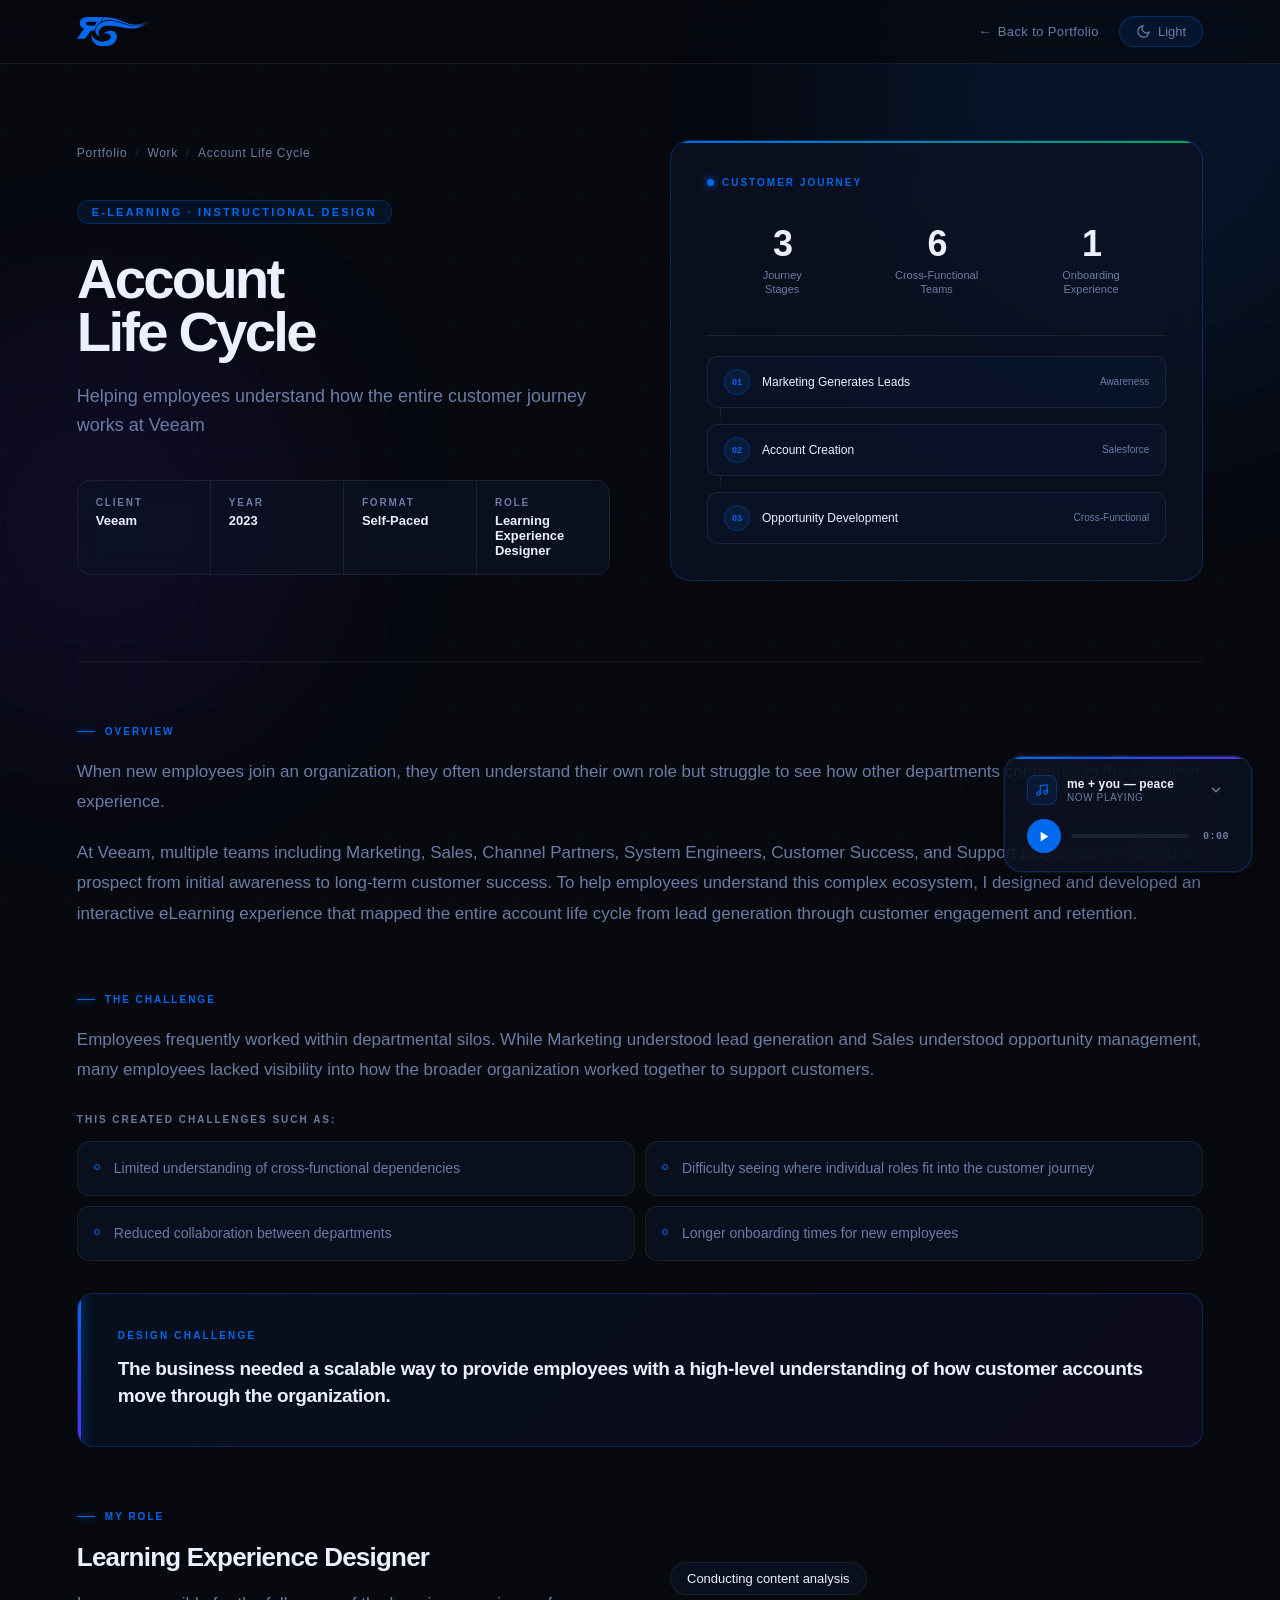
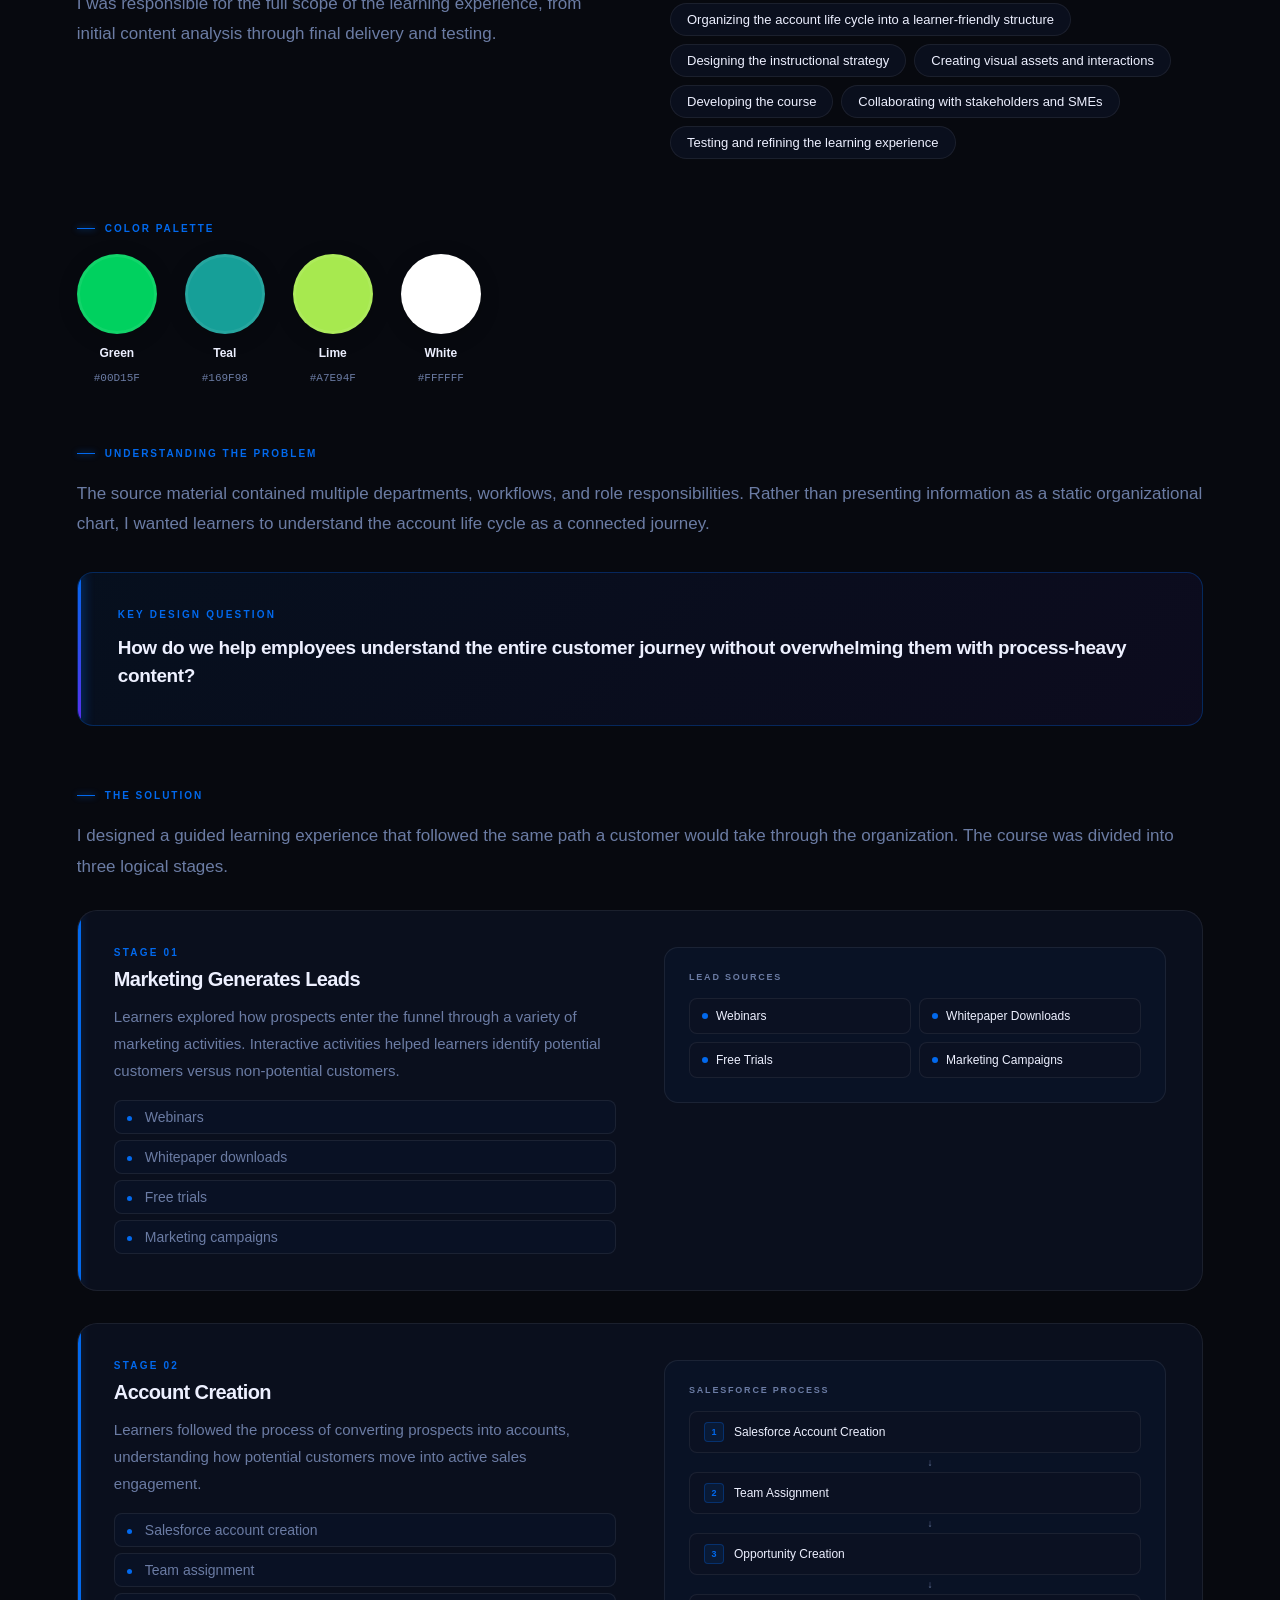
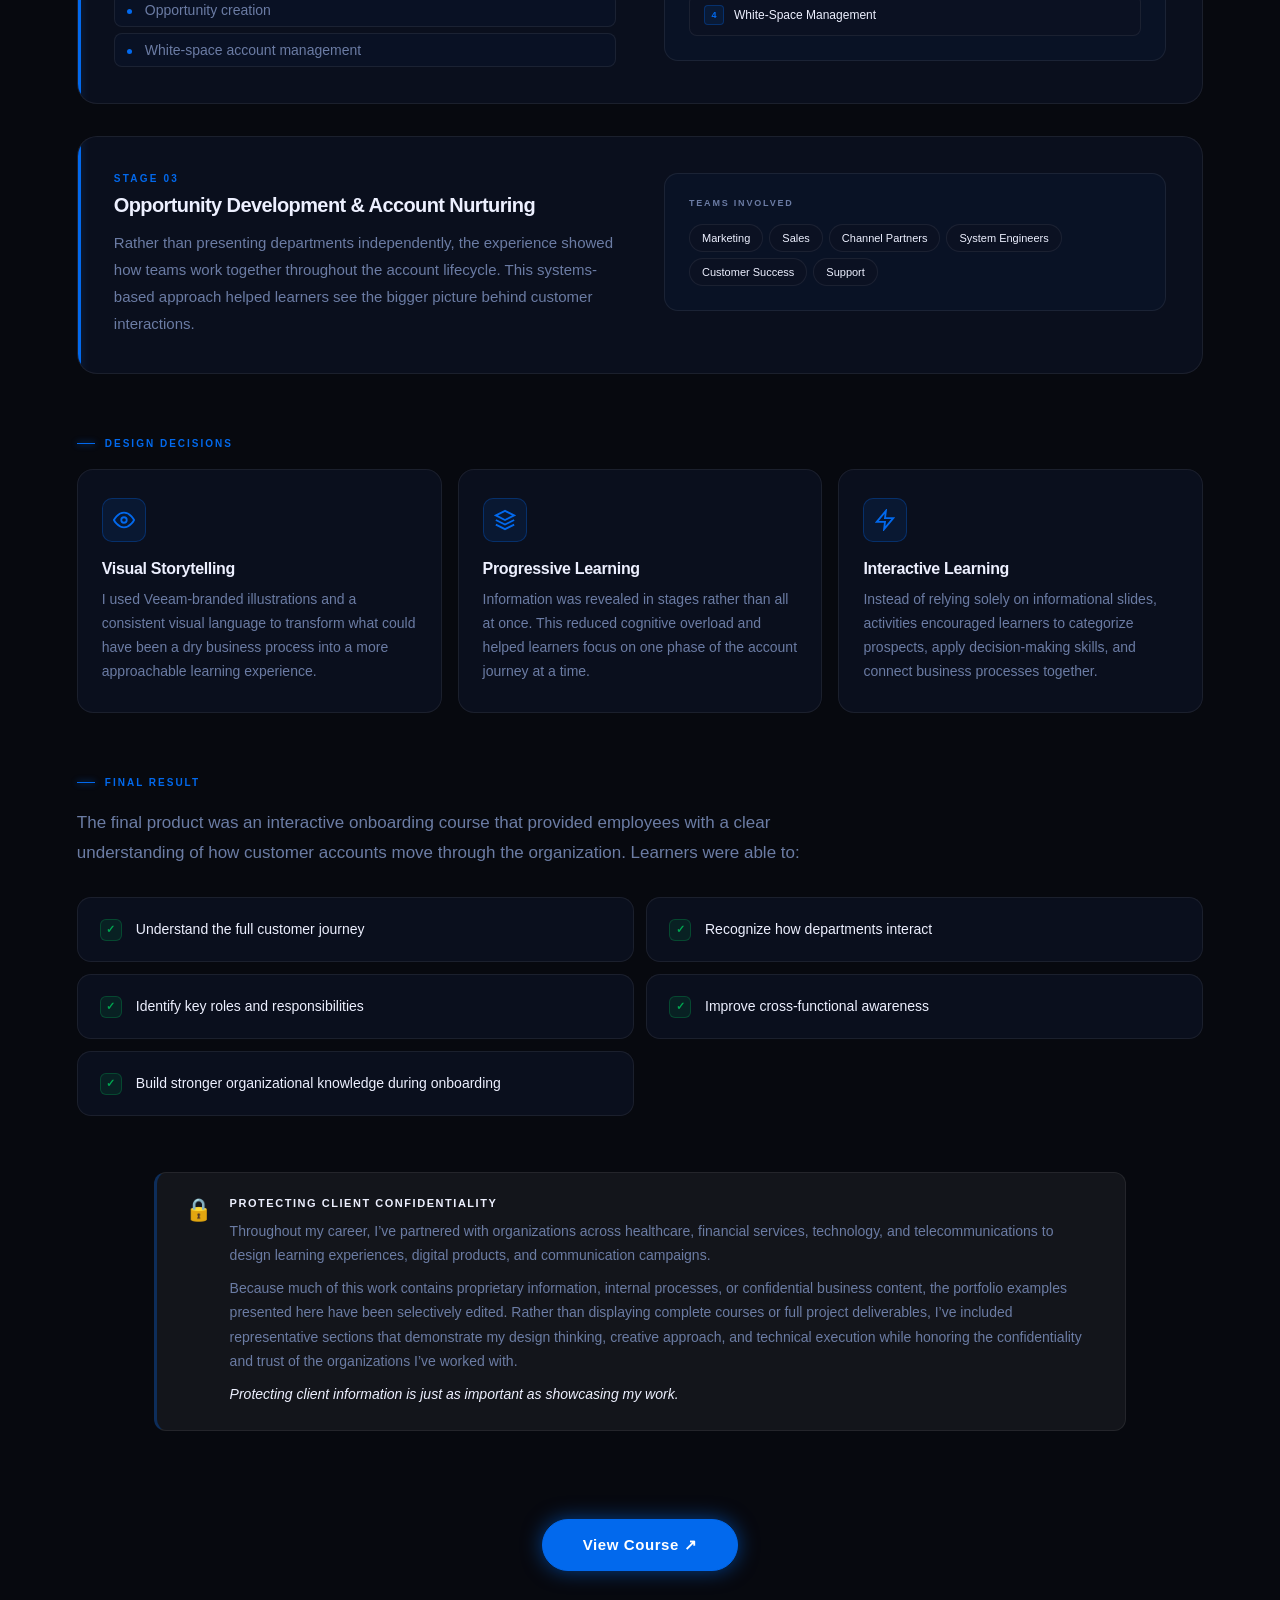
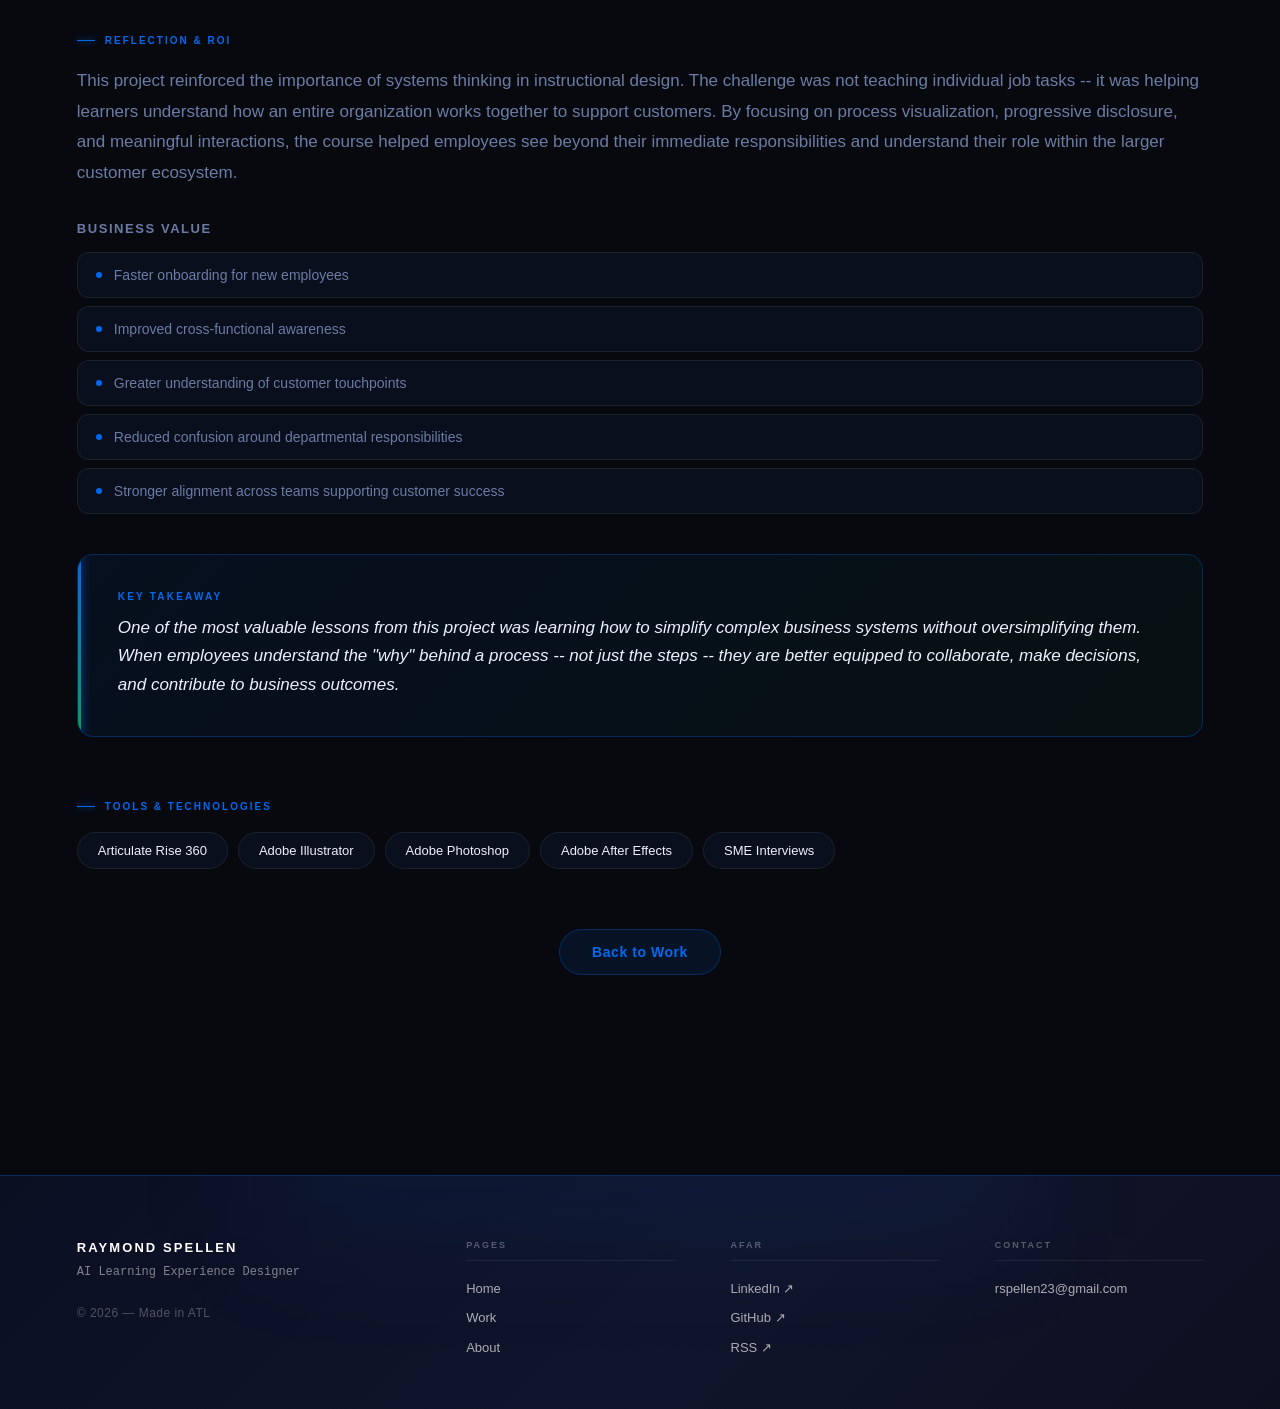
<file: account-life-cycle.html>
<!DOCTYPE html>
<html lang="en" data-theme="dark">
<head>
<meta charset="UTF-8" />
<meta name="viewport" content="width=device-width, initial-scale=1.0" />
<title>Account Life Cycle | Raymond Spellen</title>
<link rel="stylesheet" href="footer.css" />

<!-- Run before CSS renders to prevent theme flash -->
<script>
(function(){var s=localStorage.getItem("rs-theme");if(s)document.documentElement.dataset.theme=s;})();
</script>

<style>
:root {
  --bg:           #07090f;
  --surface:      #0d1223;
  --card:         rgba(13, 18, 35, 0.75);
  --text:         #edf0ff;
  --muted:        #6b7ca4;
  --accent:       #0269ed;
  --accent-lo:    rgba(2, 105, 237, 0.10);
  --accent-mid:   rgba(2, 105, 237, 0.22);
  --accent-glow:  rgba(2, 105, 237, 0.32);
  --border:       rgba(255, 255, 255, 0.07);
  --border-hi:    rgba(2, 105, 237, 0.30);
  --grid-line:    rgba(2, 105, 237, 0.045);
  --orb-opacity:  0.11;
  --nav-bg:       rgba(7, 9, 15, 0.65);
  --green:        #00a651;
  --purple:       #5c2eed;
}
[data-theme="light"] {
  --bg:           #f1f4ff;
  --surface:      #ffffff;
  --card:         rgba(255, 255, 255, 0.82);
  --text:         #07090f;
  --muted:        #505d7e;
  --accent:       #0269ed;
  --accent-lo:    rgba(2, 105, 237, 0.07);
  --accent-mid:   rgba(2, 105, 237, 0.15);
  --accent-glow:  rgba(2, 105, 237, 0.22);
  --border:       rgba(0, 0, 0, 0.07);
  --border-hi:    rgba(2, 105, 237, 0.25);
  --grid-line:    rgba(2, 105, 237, 0.04);
  --orb-opacity:  0.05;
  --nav-bg:       rgba(241, 244, 255, 0.72);
}

*, *::before, *::after { box-sizing: border-box; margin: 0; padding: 0; }
html { scroll-behavior: smooth; }

body {
  font-family: Inter, -apple-system, Arial, sans-serif;
  background: var(--bg);
  color: var(--text);
  overflow-x: hidden;
  transition: background .4s ease, color .4s ease;
}
body::before {
  content: '';
  position: fixed; inset: 0;
  background-image:
    linear-gradient(var(--grid-line) 1px, transparent 1px),
    linear-gradient(90deg, var(--grid-line) 1px, transparent 1px);
  background-size: 64px 64px;
  pointer-events: none; z-index: 0;
  transition: background-image .4s ease;
}

.orb {
  position: fixed; border-radius: 50%;
  filter: blur(100px);
  opacity: var(--orb-opacity);
  pointer-events: none; z-index: 0;
  will-change: transform;
  transition: opacity .4s ease;
}
.orb-1 { width:600px;height:600px;background:#0269ed;top:-200px;right:-150px;animation:drift 12s ease-in-out infinite; }
.orb-2 { width:400px;height:400px;background:#5c2eed;bottom:20%;left:-100px;animation:drift 14s ease-in-out infinite reverse; }

@keyframes drift { 0%,100%{transform:translateY(0)} 50%{transform:translateY(-36px)} }
@keyframes pulse { 0%,100%{opacity:1} 50%{opacity:.3} }
@keyframes glow-pulse { 0%,100%{box-shadow:0 0 20px rgba(2,105,237,.55)} 50%{box-shadow:0 0 36px rgba(2,105,237,.9)} }

nav, main, footer { position: relative; z-index: 1; }

/* ─── Nav ─── */
nav {
  position: fixed; top:0;left:0;right:0; z-index:200;
  padding:16px 6vw;
  display:flex; justify-content:space-between; align-items:center;
  background:var(--nav-bg);
  backdrop-filter:blur(20px); -webkit-backdrop-filter:blur(20px);
  border-bottom:1px solid var(--border);
  transition:background .4s ease;
}
.nav-logo-svg { width:72px; height:auto; display:block; }
.nav-logo-link { display:flex; line-height:0; }
.nav-logo-svg .cls-1 { fill:#0269ed; }
.nav-right { display:flex; align-items:center; gap:20px; }
.back-link {
  display:inline-flex; align-items:center; gap:6px;
  font-size:13px; color:var(--muted); text-decoration:none;
  letter-spacing:.03em; transition:color .2s;
}
.back-link:hover { color:var(--text); }
.back-link::before { content:'←'; }
.theme-btn {
  display:flex; align-items:center; gap:7px;
  padding:7px 16px; border-radius:999px;
  border:1px solid var(--border-hi);
  background:var(--accent-lo); color:var(--muted);
  font-size:13px; font-family:inherit; cursor:pointer;
  transition:all .25s ease;
}
.theme-btn:hover { color:var(--text); border-color:var(--accent); }
.icon-sun,.icon-moon { width:15px;height:15px;display:none; }
[data-theme="dark"]  .icon-moon { display:block; }
[data-theme="light"] .icon-sun  { display:block; }
[data-theme="dark"]  .toggle-label::after { content:"Light"; }
[data-theme="light"] .toggle-label::after { content:"Dark"; }

/* ─── Hero ─── */
.case-hero {
  padding:140px 6vw 80px;
  display:grid; grid-template-columns:1fr 1fr;
  gap:60px; align-items:center;
}
.breadcrumb {
  display:flex; align-items:center; gap:8px;
  font-size:12px; color:var(--muted); letter-spacing:.06em;
  margin-bottom:40px;
}
.breadcrumb a { color:var(--muted); text-decoration:none; transition:color .2s; }
.breadcrumb a:hover { color:var(--accent); }
.breadcrumb span { color:var(--border-hi); }
.case-cat {
  display:inline-flex; align-items:center; gap:8px;
  font-size:11px; font-weight:700; letter-spacing:.2em; text-transform:uppercase;
  color:var(--accent); border:1px solid var(--border-hi);
  padding:5px 14px; border-radius:999px; background:var(--accent-lo);
  margin-bottom:28px;
}
.case-hero h1 {
  font-size:clamp(32px,4.4vw,64px);
  letter-spacing:-0.05em; line-height:.95; font-weight:800;
  margin-bottom:24px;
}
.case-subtitle { font-size:18px; color:var(--muted); line-height:1.6; margin-bottom:40px; }
.meta-row {
  display:flex; gap:0;
  border:1px solid var(--border); border-radius:14px;
  overflow:hidden; background:var(--card); backdrop-filter:blur(12px);
}
.meta-cell { flex:1; padding:16px 18px; border-right:1px solid var(--border); }
.meta-cell:last-child { border-right:none; }
.meta-label { font-size:10px; font-weight:700; letter-spacing:.18em; text-transform:uppercase; color:var(--muted); margin-bottom:5px; }
.meta-val { font-size:13px; font-weight:600; color:var(--text); }

/* ─── Hero Panel ─── */
.hero-panel {
  background:var(--card); backdrop-filter:blur(20px);
  border:1px solid var(--border-hi); border-radius:20px;
  padding:36px; position:relative; overflow:hidden;
}
.hero-panel::before {
  content:''; position:absolute; top:0;left:0;right:0; height:2px;
  background:linear-gradient(90deg, var(--accent), var(--green));
}
.panel-badge {
  display:flex; align-items:center; gap:8px;
  font-size:10px; font-weight:700; letter-spacing:.2em; text-transform:uppercase;
  color:var(--accent); margin-bottom:24px;
}
.panel-dot {
  width:7px;height:7px; background:var(--accent); border-radius:50%;
  box-shadow:0 0 8px var(--accent);
  animation:pulse 2s ease-in-out infinite;
}
.panel-stats { display:grid; grid-template-columns:repeat(3,1fr); gap:4px; margin-bottom:24px; }
.panel-stat { text-align:center; padding:14px 8px; }
.panel-stat-num { display:block; font-size:36px; font-weight:800; letter-spacing:-.05em; color:var(--text); line-height:1; }
.panel-stat-desc { display:block; font-size:11px; color:var(--muted); margin-top:6px; line-height:1.3; }
.panel-divider { height:1px; background:var(--border); margin-bottom:20px; }

/* Journey flow pipeline */
.journey-flow { display:flex; flex-direction:column; }
.journey-stage {
  display:flex; align-items:center; gap:12px;
  padding:12px 16px;
  background:rgba(2,105,237,.04); border:1px solid var(--border);
  border-radius:10px;
  font-size:12px; color:var(--text); font-weight:500;
  transition:border-color .2s;
}
.journey-stage:hover { border-color:var(--border-hi); }
.journey-num {
  width:26px; height:26px; border-radius:50%;
  background:var(--accent-lo); border:1px solid var(--border-hi);
  display:flex; align-items:center; justify-content:center;
  font-size:9px; font-weight:700; color:var(--accent); flex-shrink:0;
}
.journey-connector {
  height:16px;
  padding-left:13px;
  display:flex; align-items:center;
}
.journey-connector::before {
  content:''; width:1px; height:16px;
  background:linear-gradient(180deg, var(--border-hi), transparent);
  display:block;
}
.journey-sub { font-size:10px; color:var(--muted); margin-left:auto; white-space:nowrap; }

/* ─── Case Divider ─── */
.case-divider { height:1px; background:var(--border); margin:0 6vw; }

/* ─── Content layout ─── */
main { padding-bottom:120px; }
.cs-section { padding:64px 6vw 0; }
.cs-row { display:grid; grid-template-columns:1fr 1fr; gap:60px; align-items:start; }
.cs-row.full { grid-template-columns:1fr; }
.cs-label {
  font-size:10px; font-weight:700; letter-spacing:.2em; text-transform:uppercase;
  color:var(--accent);
  display:flex; align-items:center; gap:10px; margin-bottom:20px;
}
.cs-label::before {
  content:''; width:18px; height:1px;
  background:var(--accent); box-shadow:0 0 6px var(--accent);
}
.cs-body p { font-size:17px; color:var(--muted); line-height:1.8; margin-bottom:20px; }
.cs-body p:last-child { margin-bottom:0; }

/* ─── Challenge ─── */
.challenge-intro { font-size:17px; color:var(--muted); line-height:1.8; margin-bottom:28px; }
.silo-label { font-size:10px; font-weight:700; letter-spacing:.2em; text-transform:uppercase; color:var(--muted); margin-bottom:16px; }
.silo-list { list-style:none; display:grid; grid-template-columns:1fr 1fr; gap:10px; }
.silo-list li {
  background:var(--card); backdrop-filter:blur(12px);
  border:1px solid var(--border); border-radius:12px;
  padding:16px 20px 16px 36px;
  font-size:14px; color:var(--muted); line-height:1.5; position:relative;
}
.silo-list li::before {
  content:''; position:absolute; left:16px; top:22px;
  width:6px; height:6px; border:1.5px solid var(--accent); border-radius:50%;
}

/* ─── HMW ─── */
.hmw-card {
  margin-top:32px; padding:36px 40px;
  background:linear-gradient(135deg,rgba(2,105,237,.07) 0%,rgba(92,46,237,.07) 100%);
  border:1px solid var(--border-hi); border-radius:16px;
  position:relative; overflow:hidden;
}
.hmw-card::before {
  content:''; position:absolute; left:0;top:0;bottom:0; width:3px;
  background:linear-gradient(180deg,var(--accent),var(--purple));
  box-shadow:0 0 12px var(--accent);
}
.hmw-eyebrow { font-size:10px; font-weight:700; letter-spacing:.22em; text-transform:uppercase; color:var(--accent); margin-bottom:14px; }
.hmw-q { font-size:19px; font-weight:700; color:var(--text); line-height:1.45; letter-spacing:-.02em; }

/* ─── Color Palette ─── */
.color-palette { display:flex; gap:28px; flex-wrap:wrap; align-items:flex-start; margin-top:16px; }
.color-swatch { display:flex; flex-direction:column; align-items:center; gap:12px; }
.swatch-circle { width:80px; height:80px; border-radius:50%; border:3px solid var(--border); box-shadow:0 4px 20px rgba(0,0,0,.2); }
.swatch-name { font-size:12px; font-weight:600; color:var(--text); text-align:center; }
.swatch-hex { font-size:11px; color:var(--muted); font-family:'Courier New',monospace; }

/* ─── My Role ─── */
.role-title { font-size:26px; font-weight:800; letter-spacing:-.03em; color:var(--text); margin-bottom:16px; }
.role-desc { font-size:17px; color:var(--muted); line-height:1.8; }
.responsibility-grid { display:flex; flex-wrap:wrap; gap:8px; margin-top:20px; }
.responsibility-pill {
  padding:8px 16px;
  background:var(--card); border:1px solid var(--border); border-radius:999px;
  font-size:13px; font-weight:500; color:var(--text);
  transition:border-color .2s, color .2s;
}
.responsibility-pill:hover { border-color:var(--border-hi); color:var(--accent); }

/* ─── Solution stages ─── */
.solution-stages { display:flex; flex-direction:column; gap:32px; margin-top:28px; }
.stage-block {
  display:grid; grid-template-columns:1fr 1fr; gap:48px; align-items:start;
  padding:36px; background:var(--card); backdrop-filter:blur(12px);
  border:1px solid var(--border); border-radius:20px; position:relative; overflow:hidden;
}
.stage-block::before {
  content:''; position:absolute; left:0;top:0;bottom:0; width:3px;
  background:var(--accent); box-shadow:0 0 8px var(--accent-glow);
}
.stage-num-label { font-size:10px; font-weight:700; letter-spacing:.22em; text-transform:uppercase; color:var(--accent); margin-bottom:10px; }
.stage-title { font-size:20px; font-weight:700; letter-spacing:-.03em; color:var(--text); margin-bottom:12px; }
.stage-body { font-size:15px; color:var(--muted); line-height:1.8; }
.stage-items { list-style:none; margin-top:16px; display:flex; flex-direction:column; gap:6px; }
.stage-items li {
  font-size:14px; color:var(--muted); padding:8px 14px 8px 30px;
  background:rgba(2,105,237,.03); border:1px solid var(--border); border-radius:8px; position:relative;
}
.stage-items li::before {
  content:''; position:absolute; left:12px; top:15px;
  width:5px; height:5px; background:var(--accent); border-radius:50%;
}

/* Stage visuals */
.stage-visual {
  background:rgba(2,105,237,.04); border:1px solid var(--border);
  border-radius:14px; padding:24px;
}
.stage-visual-label { font-size:9px; font-weight:700; letter-spacing:.2em; text-transform:uppercase; color:var(--muted); margin-bottom:16px; }
.source-grid { display:grid; grid-template-columns:1fr 1fr; gap:8px; }
.source-chip {
  padding:10px 12px; background:var(--card); border:1px solid var(--border);
  border-radius:8px; font-size:12px; color:var(--text);
  display:flex; align-items:center; gap:8px;
}
.source-chip::before { content:''; width:6px;height:6px; background:var(--accent); border-radius:50%; flex-shrink:0; }
.process-flow { display:flex; flex-direction:column; gap:4px; }
.process-step {
  display:flex; align-items:center; gap:10px;
  padding:10px 14px; background:var(--card); border:1px solid var(--border);
  border-radius:8px; font-size:12px; color:var(--text);
}
.step-num {
  width:20px; height:20px; border-radius:4px;
  background:var(--accent-lo); border:1px solid var(--border-hi);
  display:flex; align-items:center; justify-content:center;
  font-size:9px; font-weight:700; color:var(--accent); flex-shrink:0;
}
.process-arrow { font-size:10px; color:var(--muted); text-align:center; padding-left:30px; }
.team-grid { display:flex; flex-wrap:wrap; gap:6px; }
.team-badge {
  padding:7px 12px; background:var(--card); border:1px solid var(--border);
  border-radius:999px; font-size:11px; color:var(--text); font-weight:500;
}

/* ─── Design Decisions ─── */
.decision-grid { display:grid; grid-template-columns:repeat(3,1fr); gap:16px; margin-top:12px; }
.decision-card {
  background:var(--card); backdrop-filter:blur(12px);
  border:1px solid var(--border); border-radius:16px;
  padding:28px 24px; transition:border-color .2s; position:relative; overflow:hidden;
}
.decision-card::before {
  content:''; position:absolute; top:0;left:0;right:0; height:2px;
  background:linear-gradient(90deg, var(--accent), transparent);
  opacity:0; transition:opacity .2s;
}
.decision-card:hover { border-color:var(--border-hi); }
.decision-card:hover::before { opacity:1; }
.decision-icon {
  width:44px; height:44px; border-radius:10px;
  background:var(--accent-lo); border:1px solid var(--border-hi);
  display:flex; align-items:center; justify-content:center;
  color:var(--accent); margin-bottom:18px;
}
.decision-title { font-size:16px; font-weight:700; color:var(--text); margin-bottom:10px; letter-spacing:-.02em; }
.decision-desc { font-size:14px; color:var(--muted); line-height:1.7; }

/* ─── Final Result ─── */
.results-intro { font-size:17px; color:var(--muted); line-height:1.8; margin-bottom:28px; max-width:800px; }
.results-grid { display:grid; grid-template-columns:1fr 1fr; gap:12px; }
.result-item {
  display:flex; align-items:flex-start; gap:14px;
  background:var(--card); backdrop-filter:blur(12px);
  border:1px solid var(--border); border-radius:14px;
  padding:20px 22px; transition:border-color .2s;
}
.result-item:hover { border-color:var(--border-hi); }
.result-check {
  width:22px; height:22px; border-radius:6px;
  background:rgba(0,166,81,.12); border:1px solid rgba(0,166,81,.3);
  display:flex; align-items:center; justify-content:center;
  flex-shrink:0; margin-top:1px;
}
.result-check::after { content:'✓'; font-size:11px; color:var(--green); font-weight:700; }
.result-text { font-size:14px; color:var(--text); line-height:1.6; }
.view-course-wrap { margin-top:36px; text-align:center; }
.view-course-btn {
  display:inline-flex; align-items:center; gap:10px;
  padding:16px 40px; border-radius:999px; border:1px solid var(--accent);
  background:var(--accent); color:#fff;
  text-decoration:none; font-size:15px; font-weight:700; letter-spacing:.04em;
  box-shadow:0 0 20px rgba(2,105,237,.55);
  animation:glow-pulse 2.5s ease-in-out infinite;
  transition:transform .2s ease;
}
.view-course-btn:hover { transform:translateY(-2px); }

/* ─── Reflection / ROI ─── */
.roi-intro { font-size:17px; color:var(--muted); line-height:1.8; margin-bottom:32px; }
.roi-heading { font-size:13px; font-weight:700; letter-spacing:.12em; text-transform:uppercase; color:var(--muted); margin-bottom:16px; }
.roi-list { list-style:none; display:flex; flex-direction:column; gap:8px; margin-bottom:40px; }
.roi-list li {
  display:flex; align-items:flex-start; gap:12px;
  padding:14px 18px; background:var(--card); border:1px solid var(--border);
  border-radius:12px; font-size:14px; color:var(--muted);
}
.roi-dot { width:6px;height:6px;background:var(--accent);border-radius:50%;flex-shrink:0;margin-top:5px; }
.takeaway-block {
  padding:36px 40px;
  background:linear-gradient(135deg,rgba(2,105,237,.07) 0%,rgba(0,166,81,.05) 100%);
  border:1px solid var(--border-hi); border-radius:16px;
  position:relative; overflow:hidden;
}
.takeaway-block::before {
  content:''; position:absolute; left:0;top:0;bottom:0; width:3px;
  background:linear-gradient(180deg,var(--accent),var(--green));
  box-shadow:0 0 10px var(--accent);
}
.takeaway-label { font-size:10px; font-weight:700; letter-spacing:.22em; text-transform:uppercase; color:var(--accent); margin-bottom:12px; }
.takeaway-quote { font-size:17px; color:var(--text); line-height:1.7; font-style:italic; }

/* ─── Tools ─── */
.tools-grid { display:flex; flex-wrap:wrap; gap:10px; margin-top:8px; }
.tool-badge {
  padding:10px 20px;
  background:var(--card); border:1px solid var(--border); border-radius:999px;
  font-size:13px; font-weight:500; color:var(--text);
  transition:border-color .2s, color .2s;
}
.tool-badge:hover { border-color:var(--border-hi); color:var(--accent); }

/* ─── Back CTA ─── */
.back-cta { padding:60px 6vw 0; text-align:center; }
.back-btn {
  display:inline-flex; align-items:center; gap:8px;
  padding:14px 32px; border:1px solid var(--border-hi); border-radius:999px;
  background:var(--accent-lo); color:var(--accent);
  text-decoration:none; font-size:14px; font-weight:600; letter-spacing:.04em;
  transition:all .25s ease;
}
.back-btn:hover { background:var(--accent); color:#fff; border-color:var(--accent); }

/* ─── Reveal ─── */
.reveal { opacity:0; transform:translateY(20px); }

/* ─── Responsive ─── */
@media (max-width:900px) {
  .case-hero { grid-template-columns:1fr; gap:40px; }
  .cs-row { grid-template-columns:1fr; gap:32px; }
  .silo-list { grid-template-columns:1fr; }
  .stage-block { grid-template-columns:1fr; gap:24px; }
  .decision-grid { grid-template-columns:1fr; }
  .results-grid { grid-template-columns:1fr; }
}
@media (max-width:560px) {
  .source-grid { grid-template-columns:1fr; }
  .panel-stats { grid-template-columns:repeat(3,1fr); }
}

/* ─── Audio Player ─── */
.audio-player { position:fixed; bottom:28px; right:28px; z-index:300; background:var(--card); backdrop-filter:blur(20px); -webkit-backdrop-filter:blur(20px); border:1px solid var(--border-hi); border-radius:18px; padding:18px 22px; min-width:248px; box-shadow:0 8px 40px rgba(0,0,0,.28),0 0 0 1px var(--border); transition:background .4s ease,border-color .4s ease,padding .25s ease,min-width .25s ease; overflow:hidden; }
.audio-player::before { content:''; position:absolute; top:0; left:0; right:0; height:2px; background:linear-gradient(90deg,var(--accent),#5c2eed); border-radius:18px 18px 0 0; }
.ap-header { display:flex; align-items:center; gap:10px; margin-bottom:14px; }
.ap-icon { width:30px; height:30px; flex-shrink:0; background:var(--accent-lo); border:1px solid var(--border-hi); border-radius:8px; display:flex; align-items:center; justify-content:center; color:var(--accent); }
.ap-icon svg { width:14px; height:14px; }
.ap-track { flex:1; min-width:0; }
.ap-title { display:block; font-size:12px; font-weight:600; color:var(--text); white-space:nowrap; overflow:hidden; text-overflow:ellipsis; letter-spacing:.01em; }
.ap-label { display:block; font-size:10px; color:var(--muted); letter-spacing:.06em; text-transform:uppercase; margin-top:1px; }
.ap-controls { display:flex; align-items:center; gap:10px; }
.ap-play-btn { flex-shrink:0; width:34px; height:34px; border-radius:50%; border:1px solid var(--border-hi); background:var(--accent); color:#fff; display:flex; align-items:center; justify-content:center; cursor:pointer; font-family:inherit; transition:background .2s,transform .15s; }
.ap-play-btn:hover { background:#0253c4; transform:scale(1.08); }
.ap-play-btn svg { width:13px; height:13px; }
.ap-progress-wrap { flex:1; height:4px; background:var(--border); border-radius:2px; cursor:pointer; position:relative; overflow:hidden; }
.ap-progress-bar { height:100%; width:0%; background:var(--accent); border-radius:2px; transition:width .1s linear; }
.ap-time { font-size:10px; font-weight:600; color:var(--muted); letter-spacing:.05em; min-width:30px; text-align:right; font-family:'Courier New',monospace; }
.ap-min-btn { background:none; border:none; color:var(--muted); cursor:pointer; padding:4px 6px; display:flex; align-items:center; justify-content:center; border-radius:6px; margin-left:auto; flex-shrink:0; transition:color .2s,background .2s; }
.ap-min-btn:hover { color:var(--text); background:var(--accent-lo); }
.ap-min-btn svg { width:14px; height:14px; transition:transform .3s ease; }
.audio-player.is-min { padding:12px 16px; min-width:0; }
.audio-player.is-min .ap-header { margin-bottom:0; }
.audio-player.is-min .ap-track,.audio-player.is-min .ap-controls { display:none; }
.audio-player.is-min .ap-min-btn svg { transform:rotate(180deg); }

/* ─── Site Footer ─── */
.conf-notice-wrap { padding:56px 6vw 52px; }
.conf-notice { display:flex; gap:18px; align-items:flex-start; background:rgba(255,255,255,.05); border:1px solid var(--border); border-left:3px solid var(--border-hi); border-radius:12px; padding:24px 28px; }
[data-theme="light"] .conf-notice { background:rgba(0,0,0,.04); }
.conf-notice-icon { font-size:22px; flex-shrink:0; line-height:1; margin-top:2px; }
.conf-notice-title { font-size:11px; font-weight:700; letter-spacing:.14em; text-transform:uppercase; color:var(--text); margin-bottom:10px; }
.conf-notice-text { font-size:14px; color:var(--muted); line-height:1.75; margin-bottom:8px; }
.conf-notice-text:last-child { margin-bottom:0; }
.conf-notice-closing { font-style:italic; color:var(--text) !important; }
.site-footer { display:block !important; background:linear-gradient(135deg,#0b0f22 0%,#10152b 55%,#0e1020 100%); border-top:1px solid rgba(2,105,237,.28); padding:64px 6vw 52px; margin-top:80px; position:relative; z-index:1; overflow:hidden; }
[data-theme="light"] .site-footer { background:linear-gradient(135deg,#e4eaff 0%,#eef1ff 55%,#dde6ff 100%); border-top:1px solid rgba(2,105,237,.18); }
.footer-inner { display:grid !important; grid-template-columns:1.6fr 1fr 1fr 1fr; gap:56px; align-items:start; }
.footer-brand { display:flex !important; flex-direction:column !important; }
.footer-name { font-size:13px; font-weight:800; letter-spacing:.16em; text-transform:uppercase; color:#fff; margin-bottom:8px; }
[data-theme="light"] .footer-name { color:#07090f; }
.footer-tagline { font-family:'Courier New',monospace; font-size:12px; color:rgba(255,255,255,.48); line-height:1.6; margin-bottom:24px; }
[data-theme="light"] .footer-tagline { color:#505d7e; }
.footer-copy { font-size:12px; color:rgba(255,255,255,.28); }
[data-theme="light"] .footer-copy { color:#9aa5c4; }
.footer-col { display:flex !important; flex-direction:column !important; gap:11px; }
.footer-col-label { display:block; font-size:9px; font-weight:700; letter-spacing:.22em; text-transform:uppercase; color:rgba(255,255,255,.3); margin-bottom:8px; padding-bottom:10px; border-bottom:1px solid rgba(255,255,255,.07); }
[data-theme="light"] .footer-col-label { color:#7a89b0; border-bottom-color:rgba(0,0,0,.07); }
.footer-col a { font-size:13px; color:rgba(255,255,255,.65); text-decoration:none; transition:color .2s; }
.footer-col a:hover { color:#0269ed; }
[data-theme="light"] .footer-col a { color:#07090f; }
[data-theme="light"] .footer-col a:hover { color:#0269ed; }
@media(max-width:780px){.footer-inner{grid-template-columns:1fr 1fr !important;gap:36px;}.footer-brand{grid-column:1/-1;margin-bottom:8px;}}
@media(max-width:480px){.footer-inner{grid-template-columns:1fr !important;}}
</style>
</head>
<body>

<div class="orb orb-1"></div>
<div class="orb orb-2"></div>

<nav>
  <a href="index.html" class="nav-logo-link"><svg class="nav-logo-svg" viewBox="0 0 1119.99 461.88" xmlns="http://www.w3.org/2000/svg">
    <path class="cls-1" d="M122.86,336.76l-122.86.14,51.08-73.11,14.62-20.52c2.9-2.01,3.95-5.2,6.02-8.01l38.52-52.41c-39.26-16.86-68.72-46.02-66.66-90.72.02-36.71,24.75-66.36,58.06-79.94C121.98,3.89,143.37.39,165.79.38l215.58-.13,21.4.59-36.93,81.54c-34.11,20.93-61.34,50.14-78.95,86.01-6.89,14.04-11.42,28.09-13.55,43.73l-44.33.18-15.67.8-90.48,123.67ZM194.12,132.17l85.6-.16,26.28-57.83-120.31-.1c-9.86-.26-18.55,1.29-27.49,4.69-15.89,6.06-22.75,24.15-14.33,39.28,7.8,14.02,32.15,13.82,50.25,14.12Z"/>
    <path class="cls-1" d="M746.52,170.11c-41.01-4.36-80.49-13.59-121.05-20.85-36.13-6.47-71.23-11.73-107.86-14.17-29.82-1.98-58.53-.9-87.3,6.82-17.5,4.69-33.44,12.44-48.13,22.68-16.47,11.48-29.41,26.01-38.27,43.81-15.53,31.22-13.31,71.85,15.78,92.76l-19.06-6.13c-14.24-4.58-26.38-13.5-36.01-24.84-24.78-29.19-21.93-66.45-5.73-99.88,10.49-21.65,25.46-40.45,43.13-56.59,4-3.65,7.99-5.99,12.07-9.19l6.69-5.24c19.83-13.56,40.91-23.45,64.21-29.67l37.31-7.76c42.07-5.44,84.1-2.69,125.65,5.95l70.61,18.24,15.09,4.57,59.17,16.35c79.18,25.2,121,41.06,189.66,34.63s85.92-17.17,88.58-18.08c28.8-9.76,45.96-21.68,65.62-31.13l43.32-22.01c-57.28,35.37-111.01,80.38-176.34,98.19-18.41,5.02-35.52,12.22-98.81,11.55-30.35-.32-68.17-6.8-98.32-10Z"/>
    <path class="cls-1" d="M389.35,270.35c73.89-64.99,161.21-70.91,202.21-32.68,29.97,27.95,33,77.44,21.45,112.34-29.44,88.96-172.19,139.36-275.74,96.16-13.71-5.72-81.39-31.4-103.15-96.16-15.16-45.12-3.04-93.95,0-93.96,1.83,0,.04,17.59,5.11,34.72,16.6,56.14,105.76,102.1,188.94,86.81,55.87-10.27,110.69-33.31,96-80.68-8.28-26.7-49.24-41.07-52.09-41.87-42.02-11.91-77.17,11.49-82.72,15.32Z"/>
    <path class="cls-1" d="M412.84.25c7.83-1.89,171,5.68,322.09,73.8,65.77,29.65,86.09,35.79,115.6,40.58,130.66,21.21,242.15-42.4,240.19-40.58-3.19,2.97-108.45,83.8-246.89,58.12-3.77-.7-8.42-1.26-17.36-3.77-90.03-25.29-136.85-61.04-287.14-81.85-90.42-12.52-159.1,30.61-157.17,26.37,1.71-3.75,29.14-72.29,30.69-72.66Z"/>
  </svg></a>
  <div class="nav-right">
    <a href="index.html" class="back-link">Back to Portfolio</a>
    <button class="theme-btn" onclick="toggleTheme()">
      <svg class="icon-sun" viewBox="0 0 24 24" stroke="currentColor" fill="none" stroke-width="2">
        <circle cx="12" cy="12" r="5"/>
        <line x1="12" y1="1" x2="12" y2="3"/><line x1="12" y1="21" x2="12" y2="23"/>
        <line x1="4.22" y1="4.22" x2="5.64" y2="5.64"/><line x1="18.36" y1="18.36" x2="19.78" y2="19.78"/>
        <line x1="1" y1="12" x2="3" y2="12"/><line x1="21" y1="12" x2="23" y2="12"/>
        <line x1="4.22" y1="19.78" x2="5.64" y2="18.36"/><line x1="18.36" y1="5.64" x2="19.78" y2="4.22"/>
      </svg>
      <svg class="icon-moon" viewBox="0 0 24 24" stroke="currentColor" fill="none" stroke-width="2">
        <path d="M21 12.79A9 9 0 1 1 11.21 3 7 7 0 0 0 21 12.79z"/>
      </svg>
      <span class="toggle-label"></span>
    </button>
  </div>
</nav>

<main>

  <!-- ─── Hero ─── -->
  <div class="case-hero">
    <div class="hero-content">
      <div class="breadcrumb reveal">
        <a href="index.html">Portfolio</a><span>/</span>
        <a href="index.html#work">Work</a><span>/</span>
        Account Life Cycle
      </div>
      <div class="case-cat reveal">E-Learning &middot; Instructional Design</div>
      <h1 class="reveal">Account<br>Life Cycle</h1>
      <p class="case-subtitle reveal">Helping employees understand how the entire customer journey works at Veeam</p>
      <div class="meta-row reveal">
        <div class="meta-cell">
          <div class="meta-label">Client</div>
          <div class="meta-val">Veeam</div>
        </div>
        <div class="meta-cell">
          <div class="meta-label">Year</div>
          <div class="meta-val">2023</div>
        </div>
        <div class="meta-cell">
          <div class="meta-label">Format</div>
          <div class="meta-val">Self-Paced</div>
        </div>
        <div class="meta-cell">
          <div class="meta-label">Role</div>
          <div class="meta-val">Learning Experience Designer</div>
        </div>
      </div>
    </div>

    <!-- Hero Panel: Customer Journey Pipeline -->
    <div class="hero-panel reveal">
      <div class="panel-badge"><span class="panel-dot"></span> Customer Journey</div>
      <div class="panel-stats">
        <div class="panel-stat">
          <span class="panel-stat-num">3</span>
          <span class="panel-stat-desc">Journey<br>Stages</span>
        </div>
        <div class="panel-stat">
          <span class="panel-stat-num">6</span>
          <span class="panel-stat-desc">Cross-Functional<br>Teams</span>
        </div>
        <div class="panel-stat">
          <span class="panel-stat-num">1</span>
          <span class="panel-stat-desc">Onboarding<br>Experience</span>
        </div>
      </div>
      <div class="panel-divider"></div>
      <div class="journey-flow">
        <div class="journey-stage">
          <div class="journey-num">01</div>
          Marketing Generates Leads
          <span class="journey-sub">Awareness</span>
        </div>
        <div class="journey-connector"></div>
        <div class="journey-stage">
          <div class="journey-num">02</div>
          Account Creation
          <span class="journey-sub">Salesforce</span>
        </div>
        <div class="journey-connector"></div>
        <div class="journey-stage">
          <div class="journey-num">03</div>
          Opportunity Development
          <span class="journey-sub">Cross-Functional</span>
        </div>
      </div>
    </div>
  </div>

  <div class="case-divider"></div>

  <!-- ─── Overview ─── -->
  <div class="cs-section reveal">
    <div class="cs-label">Overview</div>
    <div class="cs-row full">
      <div class="cs-body">
        <p>When new employees join an organization, they often understand their own role but struggle to see how other departments contribute to the customer experience.</p>
        <p>At Veeam, multiple teams including Marketing, Sales, Channel Partners, System Engineers, Customer Success, and Support play a role in moving a prospect from initial awareness to long-term customer success. To help employees understand this complex ecosystem, I designed and developed an interactive eLearning experience that mapped the entire account life cycle from lead generation through customer engagement and retention.</p>
      </div>
    </div>
  </div>

  <!-- ─── The Challenge ─── -->
  <div class="cs-section reveal">
    <div class="cs-label">The Challenge</div>
    <p class="challenge-intro">Employees frequently worked within departmental silos. While Marketing understood lead generation and Sales understood opportunity management, many employees lacked visibility into how the broader organization worked together to support customers.</p>
    <p class="silo-label">This created challenges such as:</p>
    <ul class="silo-list">
      <li>Limited understanding of cross-functional dependencies</li>
      <li>Difficulty seeing where individual roles fit into the customer journey</li>
      <li>Reduced collaboration between departments</li>
      <li>Longer onboarding times for new employees</li>
    </ul>
    <div class="hmw-card">
      <div class="hmw-eyebrow">Design Challenge</div>
      <div class="hmw-q">The business needed a scalable way to provide employees with a high-level understanding of how customer accounts move through the organization.</div>
    </div>
  </div>

  <!-- ─── My Role ─── -->
  <div class="cs-section reveal">
    <div class="cs-label">My Role</div>
    <div class="cs-row">
      <div>
        <div class="role-title">Learning Experience Designer</div>
        <p class="role-desc">I was responsible for the full scope of the learning experience, from initial content analysis through final delivery and testing.</p>
      </div>
      <div>
        <div class="responsibility-grid">
          <span class="responsibility-pill">Conducting content analysis</span>
          <span class="responsibility-pill">Organizing the account life cycle into a learner-friendly structure</span>
          <span class="responsibility-pill">Designing the instructional strategy</span>
          <span class="responsibility-pill">Creating visual assets and interactions</span>
          <span class="responsibility-pill">Developing the course</span>
          <span class="responsibility-pill">Collaborating with stakeholders and SMEs</span>
          <span class="responsibility-pill">Testing and refining the learning experience</span>
        </div>
      </div>
    </div>
  </div>

  <!-- ─── Color Palette ─── -->
  <div class="cs-section reveal">
    <div class="cs-label">Color Palette</div>
    <div class="color-palette">
      <div class="color-swatch">
        <div class="swatch-circle" style="background:#00D15F;"></div>
        <span class="swatch-name">Green</span>
        <span class="swatch-hex">#00D15F</span>
      </div>
      <div class="color-swatch">
        <div class="swatch-circle" style="background:#169f98;"></div>
        <span class="swatch-name">Teal</span>
        <span class="swatch-hex">#169F98</span>
      </div>
<div class="color-swatch">
        <div class="swatch-circle" style="background:#A7E94F;"></div>
        <span class="swatch-name">Lime</span>
        <span class="swatch-hex">#A7E94F</span>
      </div>
      <div class="color-swatch">
        <div class="swatch-circle" style="background:#FFFFFF;"></div>
        <span class="swatch-name">White</span>
        <span class="swatch-hex">#FFFFFF</span>
      </div>
    </div>
  </div>

  <!-- ─── Understanding the Problem ─── -->
  <div class="cs-section reveal">
    <div class="cs-label">Understanding the Problem</div>
    <div class="cs-row full">
      <div class="cs-body">
        <p>The source material contained multiple departments, workflows, and role responsibilities. Rather than presenting information as a static organizational chart, I wanted learners to understand the account life cycle as a connected journey.</p>
      </div>
    </div>
    <div class="hmw-card">
      <div class="hmw-eyebrow">Key Design Question</div>
      <div class="hmw-q">How do we help employees understand the entire customer journey without overwhelming them with process-heavy content?</div>
    </div>
  </div>

  <!-- ─── The Solution ─── -->
  <div class="cs-section reveal">
    <div class="cs-label">The Solution</div>
    <div class="cs-row full">
      <div class="cs-body">
        <p>I designed a guided learning experience that followed the same path a customer would take through the organization. The course was divided into three logical stages.</p>
      </div>
    </div>

    <div class="solution-stages">

      <div class="stage-block reveal">
        <div>
          <div class="stage-num-label">Stage 01</div>
          <div class="stage-title">Marketing Generates Leads</div>
          <p class="stage-body">Learners explored how prospects enter the funnel through a variety of marketing activities. Interactive activities helped learners identify potential customers versus non-potential customers.</p>
          <ul class="stage-items">
            <li>Webinars</li>
            <li>Whitepaper downloads</li>
            <li>Free trials</li>
            <li>Marketing campaigns</li>
          </ul>
        </div>
        <div class="stage-visual">
          <div class="stage-visual-label">Lead Sources</div>
          <div class="source-grid">
            <div class="source-chip">Webinars</div>
            <div class="source-chip">Whitepaper Downloads</div>
            <div class="source-chip">Free Trials</div>
            <div class="source-chip">Marketing Campaigns</div>
          </div>
        </div>
      </div>

      <div class="stage-block reveal">
        <div>
          <div class="stage-num-label">Stage 02</div>
          <div class="stage-title">Account Creation</div>
          <p class="stage-body">Learners followed the process of converting prospects into accounts, understanding how potential customers move into active sales engagement.</p>
          <ul class="stage-items">
            <li>Salesforce account creation</li>
            <li>Team assignment</li>
            <li>Opportunity creation</li>
            <li>White-space account management</li>
          </ul>
        </div>
        <div class="stage-visual">
          <div class="stage-visual-label">Salesforce Process</div>
          <div class="process-flow">
            <div class="process-step"><span class="step-num">1</span>Salesforce Account Creation</div>
            <div class="process-arrow">&#8595;</div>
            <div class="process-step"><span class="step-num">2</span>Team Assignment</div>
            <div class="process-arrow">&#8595;</div>
            <div class="process-step"><span class="step-num">3</span>Opportunity Creation</div>
            <div class="process-arrow">&#8595;</div>
            <div class="process-step"><span class="step-num">4</span>White-Space Management</div>
          </div>
        </div>
      </div>

      <div class="stage-block reveal">
        <div>
          <div class="stage-num-label">Stage 03</div>
          <div class="stage-title">Opportunity Development &amp; Account Nurturing</div>
          <p class="stage-body">Rather than presenting departments independently, the experience showed how teams work together throughout the account lifecycle. This systems-based approach helped learners see the bigger picture behind customer interactions.</p>
        </div>
        <div class="stage-visual">
          <div class="stage-visual-label">Teams Involved</div>
          <div class="team-grid">
            <div class="team-badge">Marketing</div>
            <div class="team-badge">Sales</div>
            <div class="team-badge">Channel Partners</div>
            <div class="team-badge">System Engineers</div>
            <div class="team-badge">Customer Success</div>
            <div class="team-badge">Support</div>
          </div>
        </div>
      </div>

    </div>
  </div>

  <!-- ─── Design Decisions ─── -->
  <div class="cs-section reveal">
    <div class="cs-label">Design Decisions</div>
    <div class="decision-grid">

      <div class="decision-card">
        <div class="decision-icon">
          <svg viewBox="0 0 24 24" stroke="currentColor" fill="none" stroke-width="2" width="22" height="22">
            <path d="M1 12s4-8 11-8 11 8 11 8-4 8-11 8-11-8-11-8z"/>
            <circle cx="12" cy="12" r="3"/>
          </svg>
        </div>
        <div class="decision-title">Visual Storytelling</div>
        <div class="decision-desc">I used Veeam-branded illustrations and a consistent visual language to transform what could have been a dry business process into a more approachable learning experience.</div>
      </div>

      <div class="decision-card">
        <div class="decision-icon">
          <svg viewBox="0 0 24 24" stroke="currentColor" fill="none" stroke-width="2" width="22" height="22">
            <polygon points="12 2 2 7 12 12 22 7 12 2"/>
            <polyline points="2 17 12 22 22 17"/>
            <polyline points="2 12 12 17 22 12"/>
          </svg>
        </div>
        <div class="decision-title">Progressive Learning</div>
        <div class="decision-desc">Information was revealed in stages rather than all at once. This reduced cognitive overload and helped learners focus on one phase of the account journey at a time.</div>
      </div>

      <div class="decision-card">
        <div class="decision-icon">
          <svg viewBox="0 0 24 24" stroke="currentColor" fill="none" stroke-width="2" width="22" height="22">
            <polygon points="13 2 3 14 12 14 11 22 21 10 12 10 13 2"/>
          </svg>
        </div>
        <div class="decision-title">Interactive Learning</div>
        <div class="decision-desc">Instead of relying solely on informational slides, activities encouraged learners to categorize prospects, apply decision-making skills, and connect business processes together.</div>
      </div>

    </div>
  </div>

  <!-- ─── Final Result ─── -->
  <div class="cs-section reveal">
    <div class="cs-label">Final Result</div>
    <p class="results-intro">The final product was an interactive onboarding course that provided employees with a clear understanding of how customer accounts move through the organization. Learners were able to:</p>
    <div class="results-grid">
      <div class="result-item">
        <div class="result-check"></div>
        <span class="result-text">Understand the full customer journey</span>
      </div>
      <div class="result-item">
        <div class="result-check"></div>
        <span class="result-text">Recognize how departments interact</span>
      </div>
      <div class="result-item">
        <div class="result-check"></div>
        <span class="result-text">Identify key roles and responsibilities</span>
      </div>
      <div class="result-item">
        <div class="result-check"></div>
        <span class="result-text">Improve cross-functional awareness</span>
      </div>
      <div class="result-item">
        <div class="result-check"></div>
        <span class="result-text">Build stronger organizational knowledge during onboarding</span>
      </div>
    </div>
<div class="conf-notice-wrap">
  <div class="conf-notice">
    <span class="conf-notice-icon">🔒</span>
    <div>
      <p class="conf-notice-title">Protecting Client Confidentiality</p>
      <p class="conf-notice-text">Throughout my career, I&#8217;ve partnered with organizations across healthcare, financial services, technology, and telecommunications to design learning experiences, digital products, and communication campaigns.</p>
      <p class="conf-notice-text">Because much of this work contains proprietary information, internal processes, or confidential business content, the portfolio examples presented here have been selectively edited. Rather than displaying complete courses or full project deliverables, I&#8217;ve included representative sections that demonstrate my design thinking, creative approach, and technical execution while honoring the confidentiality and trust of the organizations I&#8217;ve worked with.</p>
      <p class="conf-notice-text conf-notice-closing">Protecting client information is just as important as showcasing my work.</p>
    </div>
  </div>
</div>
<div class="view-course-wrap">
      <a href="https://360.articulate.com/review/content/32b1e605-e56c-4a96-addf-2f847feb166e/review" target="_blank" rel="noopener" class="view-course-btn">View Course &#8599;</a>
    </div>
  </div>

  <!-- ─── Reflection / ROI ─── -->
  <div class="cs-section reveal">
    <div class="cs-label">Reflection &amp; ROI</div>
    <p class="roi-intro">This project reinforced the importance of systems thinking in instructional design. The challenge was not teaching individual job tasks -- it was helping learners understand how an entire organization works together to support customers. By focusing on process visualization, progressive disclosure, and meaningful interactions, the course helped employees see beyond their immediate responsibilities and understand their role within the larger customer ecosystem.</p>
    <div class="roi-heading">Business Value</div>
    <ul class="roi-list">
      <li><span class="roi-dot"></span>Faster onboarding for new employees</li>
      <li><span class="roi-dot"></span>Improved cross-functional awareness</li>
      <li><span class="roi-dot"></span>Greater understanding of customer touchpoints</li>
      <li><span class="roi-dot"></span>Reduced confusion around departmental responsibilities</li>
      <li><span class="roi-dot"></span>Stronger alignment across teams supporting customer success</li>
    </ul>
    <div class="takeaway-block">
      <div class="takeaway-label">Key Takeaway</div>
      <div class="takeaway-quote">One of the most valuable lessons from this project was learning how to simplify complex business systems without oversimplifying them. When employees understand the "why" behind a process -- not just the steps -- they are better equipped to collaborate, make decisions, and contribute to business outcomes.</div>
    </div>
  </div>

  <!-- ─── Tools ─── -->
  <div class="cs-section reveal">
    <div class="cs-label">Tools &amp; Technologies</div>
    <div class="tools-grid">
      <span class="tool-badge">Articulate Rise 360</span>
      <span class="tool-badge">Adobe Illustrator</span>
      <span class="tool-badge">Adobe Photoshop</span>
      <span class="tool-badge">Adobe After Effects</span>
      <span class="tool-badge">SME Interviews</span>
    </div>
  </div>

  <!-- ─── Back CTA ─── -->
  <div class="back-cta reveal">
    <a href="index.html#work" class="back-btn">Back to Work</a>
  </div>

</main>

<footer class="site-footer">
  <div class="footer-inner">
    <div class="footer-brand">
      <span class="footer-name">Raymond Spellen</span>
      <span class="footer-tagline">AI Learning Experience Designer</span>
      <span class="footer-copy">&copy; 2026 &mdash; Made in ATL</span>
    </div>
    <div class="footer-col">
      <span class="footer-col-label">Pages</span>
      <a href="index.html">Home</a>
      <a href="index.html#work">Work</a>
      <a href="index.html#about">About</a>
    </div>
    <div class="footer-col">
      <span class="footer-col-label">Afar</span>
      <a href="https://www.linkedin.com/in/rspellen/" target="_blank" rel="noopener">LinkedIn &#8599;</a>
      <a href="https://github.com/rspellen23" target="_blank" rel="noopener">GitHub &#8599;</a>
      <a href="#" target="_blank" rel="noopener">RSS &#8599;</a>
    </div>
    <div class="footer-col">
      <span class="footer-col-label">Contact</span>
      <a href="mailto:rspellen23@gmail.com">rspellen23@gmail.com</a>
    </div>
  </div>
</footer>

<script>
function toggleTheme() {
  var html = document.documentElement;
  html.dataset.theme = html.dataset.theme === "dark" ? "light" : "dark";
  localStorage.setItem("rs-theme", html.dataset.theme);
}

document.addEventListener("DOMContentLoaded", function() {
  var obs = new IntersectionObserver(function(entries) {
    entries.forEach(function(entry) {
      if (!entry.isIntersecting) return;
      entry.target.style.transition = "opacity .75s ease, transform .75s ease";
      entry.target.style.opacity = 1;
      entry.target.style.transform = "translateY(0)";
      obs.unobserve(entry.target);
    });
  }, { threshold: 0.08 });
  document.querySelectorAll(".reveal").forEach(function(el) { obs.observe(el); });
});
</script>



<div class="audio-player" id="audioPlayer">
  <audio id="audioEl" src="audio/me+you-peace.mp3" preload="auto"></audio>
  <div class="ap-header">
    <div class="ap-icon">
      <svg viewBox="0 0 24 24" fill="none" stroke="currentColor" stroke-width="2" stroke-linecap="round" stroke-linejoin="round">
        <path d="M9 18V5l12-2v13"/><circle cx="6" cy="18" r="3"/><circle cx="18" cy="16" r="3"/>
      </svg>
    </div>
    <div class="ap-track">
      <span class="ap-title">me + you &#8212; peace</span>
      <span class="ap-label">Now Playing</span>
    </div>
    <button class="ap-min-btn" id="apMinBtn" aria-label="Minimize player">
      <svg viewBox="0 0 24 24" fill="none" stroke="currentColor" stroke-width="2.5" stroke-linecap="round" stroke-linejoin="round"><polyline points="18 9 12 15 6 9"/></svg>
    </button>
  </div>
  <div class="ap-controls">
    <button class="ap-play-btn" id="apPlayBtn" aria-label="Play">
      <svg id="apPlayIcon" viewBox="0 0 24 24" fill="currentColor"><polygon points="5,3 19,12 5,21"/></svg>
    </button>
    <div class="ap-progress-wrap" id="apProgressWrap" role="slider" aria-label="Seek">
      <div class="ap-progress-bar" id="apBar"></div>
    </div>
    <span class="ap-time" id="apTime">0:00</span>
  </div>
</div>
<script>
(function(){
  var audio=document.getElementById('audioEl'),playBtn=document.getElementById('apPlayBtn'),icon=document.getElementById('apPlayIcon'),bar=document.getElementById('apBar'),timeEl=document.getElementById('apTime'),wrap=document.getElementById('apProgressWrap');
  var DUCK=0.12,normalVol=1;
  var PP='<polygon points="5,3 19,12 5,21"/>',PA='<rect x="6" y="4" width="4" height="16"/><rect x="14" y="4" width="4" height="16"/>';
  function fmt(s){var m=Math.floor(s/60),sec=Math.floor(s%60);return m+':'+(sec<10?'0':'')+sec;}
  function save(){try{localStorage.setItem('rs-audio',JSON.stringify({playing:!audio.paused,time:audio.currentTime,vol:normalVol}));}catch(e){}}
  var st={};
  try{
    var _nav=(performance.getEntriesByType&&performance.getEntriesByType('navigation'))||[];
    if(_nav[0]&&_nav[0].type==='reload'){localStorage.removeItem('rs-audio');}
    else{st=JSON.parse(localStorage.getItem('rs-audio')||'{}');}
  }catch(e){}
  normalVol=st.vol!==undefined?st.vol:1;
  audio.volume=normalVol;
  audio.addEventListener('canplay',function(){if(st.time)audio.currentTime=st.time;if(st.playing)audio.play().catch(function(){});},{once:true});
  playBtn.addEventListener('click',function(){if(audio.paused)audio.play();else audio.pause();});
  audio.addEventListener('play',function(){icon.innerHTML=PA;playBtn.setAttribute('aria-label','Pause');save();});
  audio.addEventListener('pause',function(){icon.innerHTML=PP;playBtn.setAttribute('aria-label','Play');save();});
  audio.addEventListener('ended',function(){icon.innerHTML=PP;bar.style.width='0%';timeEl.textContent='0:00';save();});
  audio.addEventListener('timeupdate',function(){if(!audio.duration)return;bar.style.width=(audio.currentTime/audio.duration*100)+'%';timeEl.textContent=fmt(audio.currentTime);save();});
  wrap.addEventListener('click',function(e){if(!audio.duration)return;var r=wrap.getBoundingClientRect();audio.currentTime=((e.clientX-r.left)/r.width)*audio.duration;});
  window.addEventListener('beforeunload',save);
  function attachDuck(frs){frs.forEach(function(fr){fr.dataset.duck='1';var p=new Vimeo.Player(fr);p.on('play',function(){if(!audio.paused){normalVol=audio.volume>DUCK?audio.volume:normalVol;audio.volume=DUCK;}});p.on('pause',function(){audio.volume=normalVol;});p.on('ended',function(){audio.volume=normalVol;});});}
  function initDuck(){var frs=document.querySelectorAll('iframe[src*="vimeo"]:not([data-duck])');if(!frs.length)return;if(typeof Vimeo!=='undefined'){attachDuck(frs);}else{var s=document.createElement('script');s.src='https://player.vimeo.com/api/player.js';s.onload=function(){attachDuck(document.querySelectorAll('iframe[src*="vimeo"]:not([data-duck])'));};document.head.appendChild(s);}}
  window._rsAP={initDuck:initDuck};
  if(document.readyState==='loading')document.addEventListener('DOMContentLoaded',initDuck);else initDuck();
  var minBtn=document.getElementById('apMinBtn'),ap=document.getElementById('audioPlayer');
  if(localStorage.getItem('rs-audio-min')==='1')ap.classList.add('is-min');
  minBtn.addEventListener('click',function(e){e.stopPropagation();var m=ap.classList.toggle('is-min');if(m)localStorage.setItem('rs-audio-min','1');else localStorage.removeItem('rs-audio-min');});
})();
</script>

<script src="js/router.js"></script>
</body>
</html>
</file>
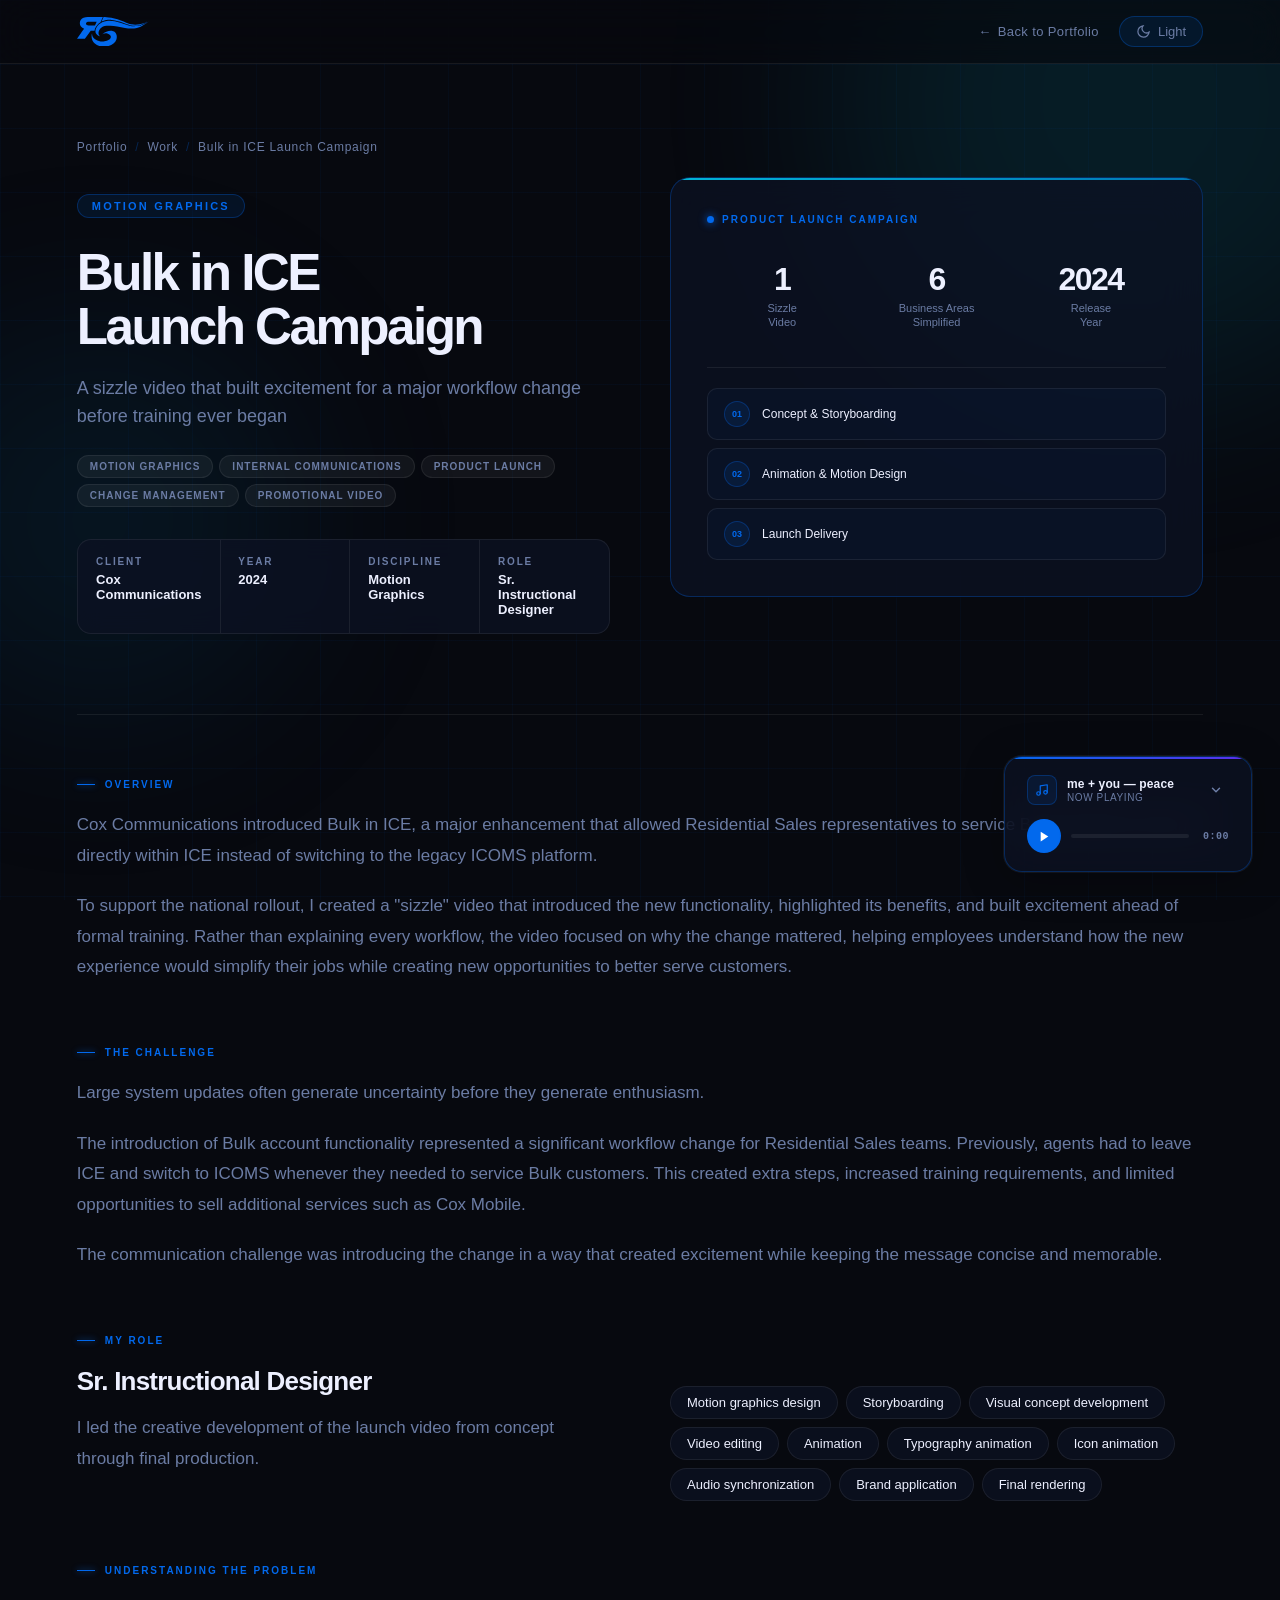
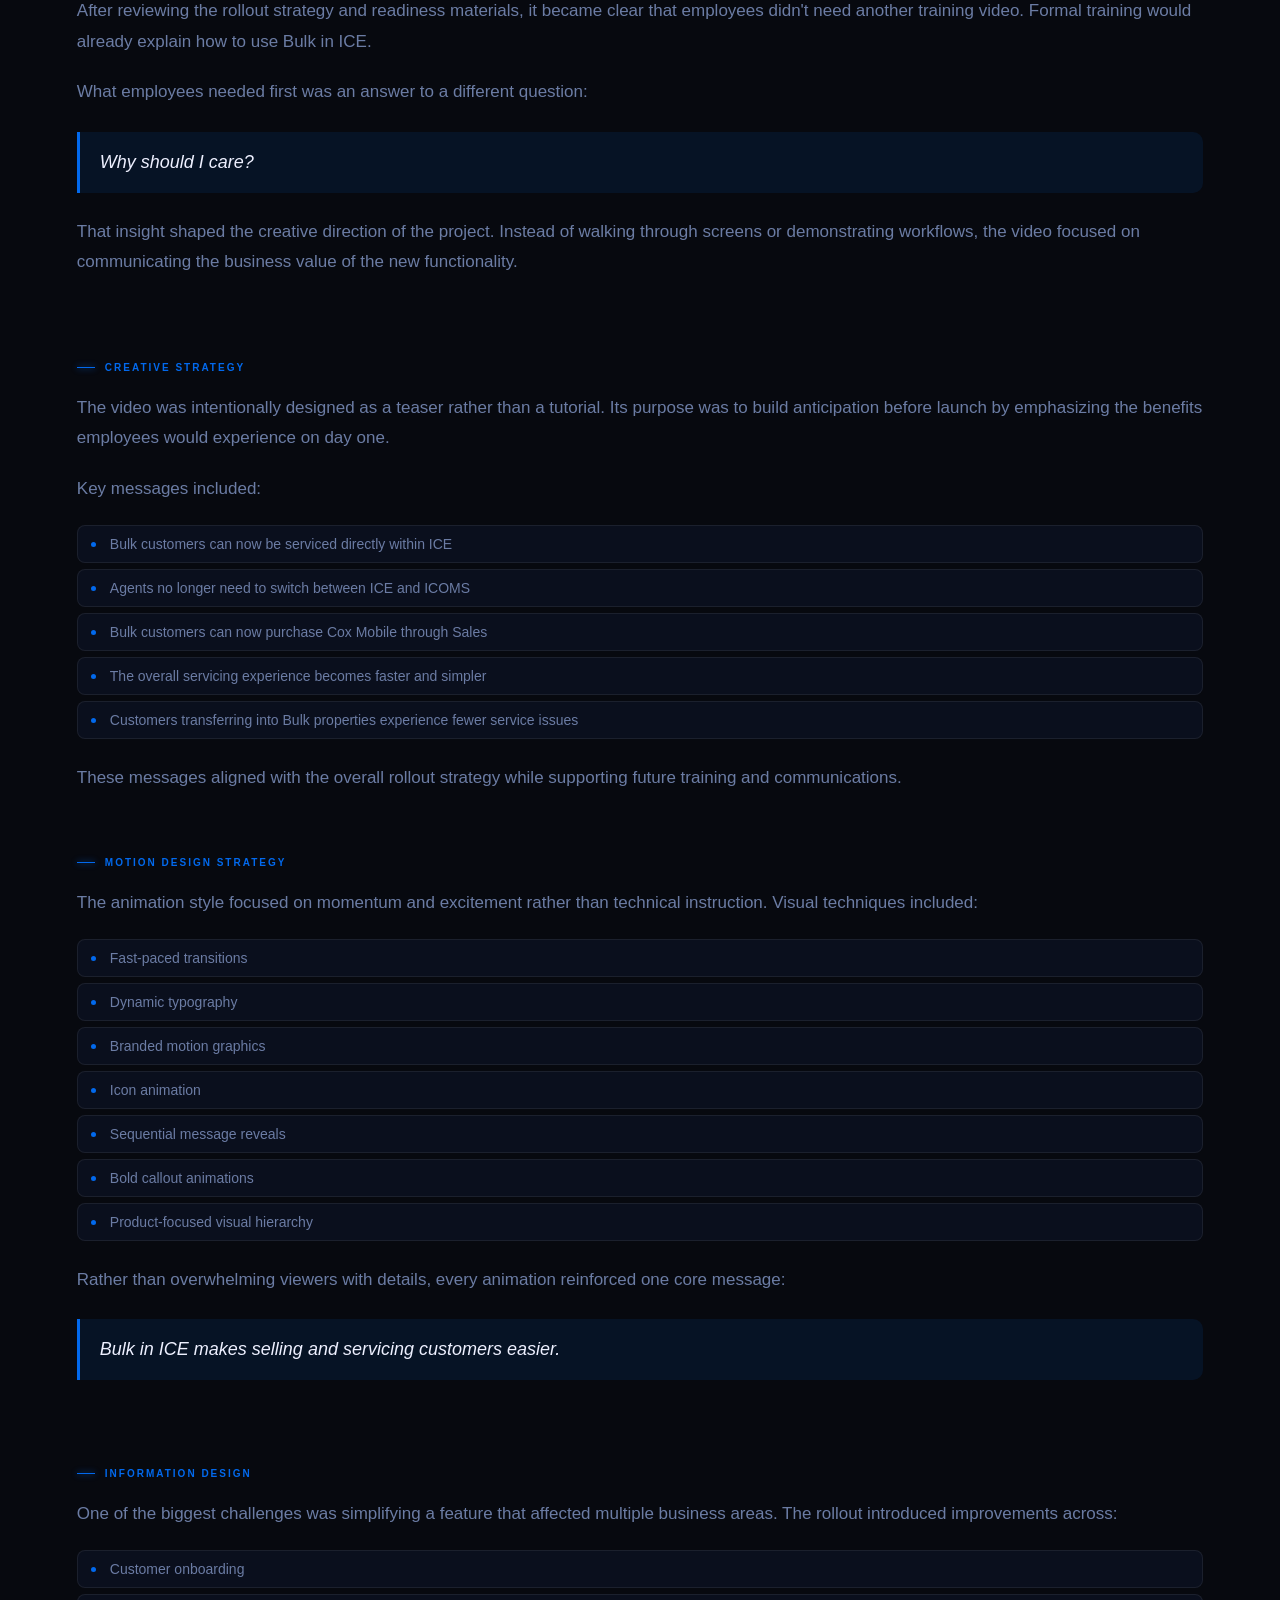
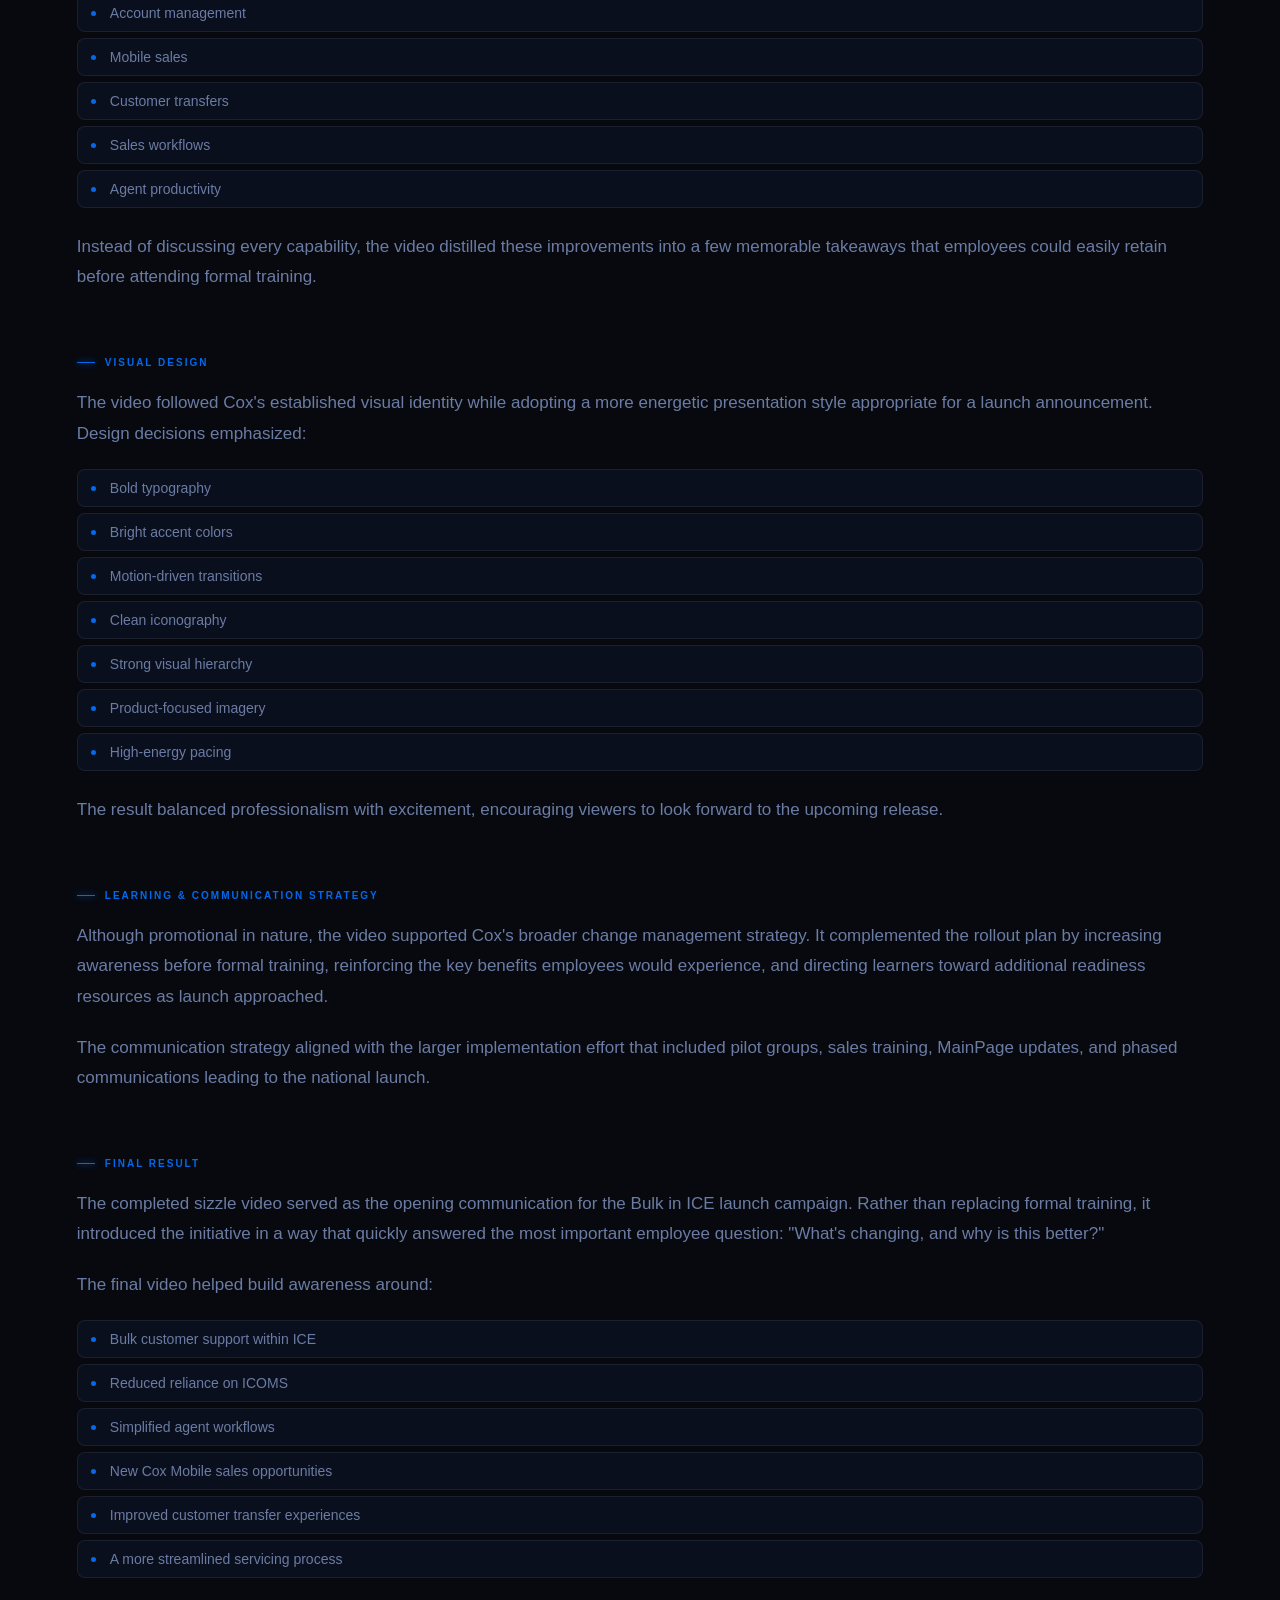
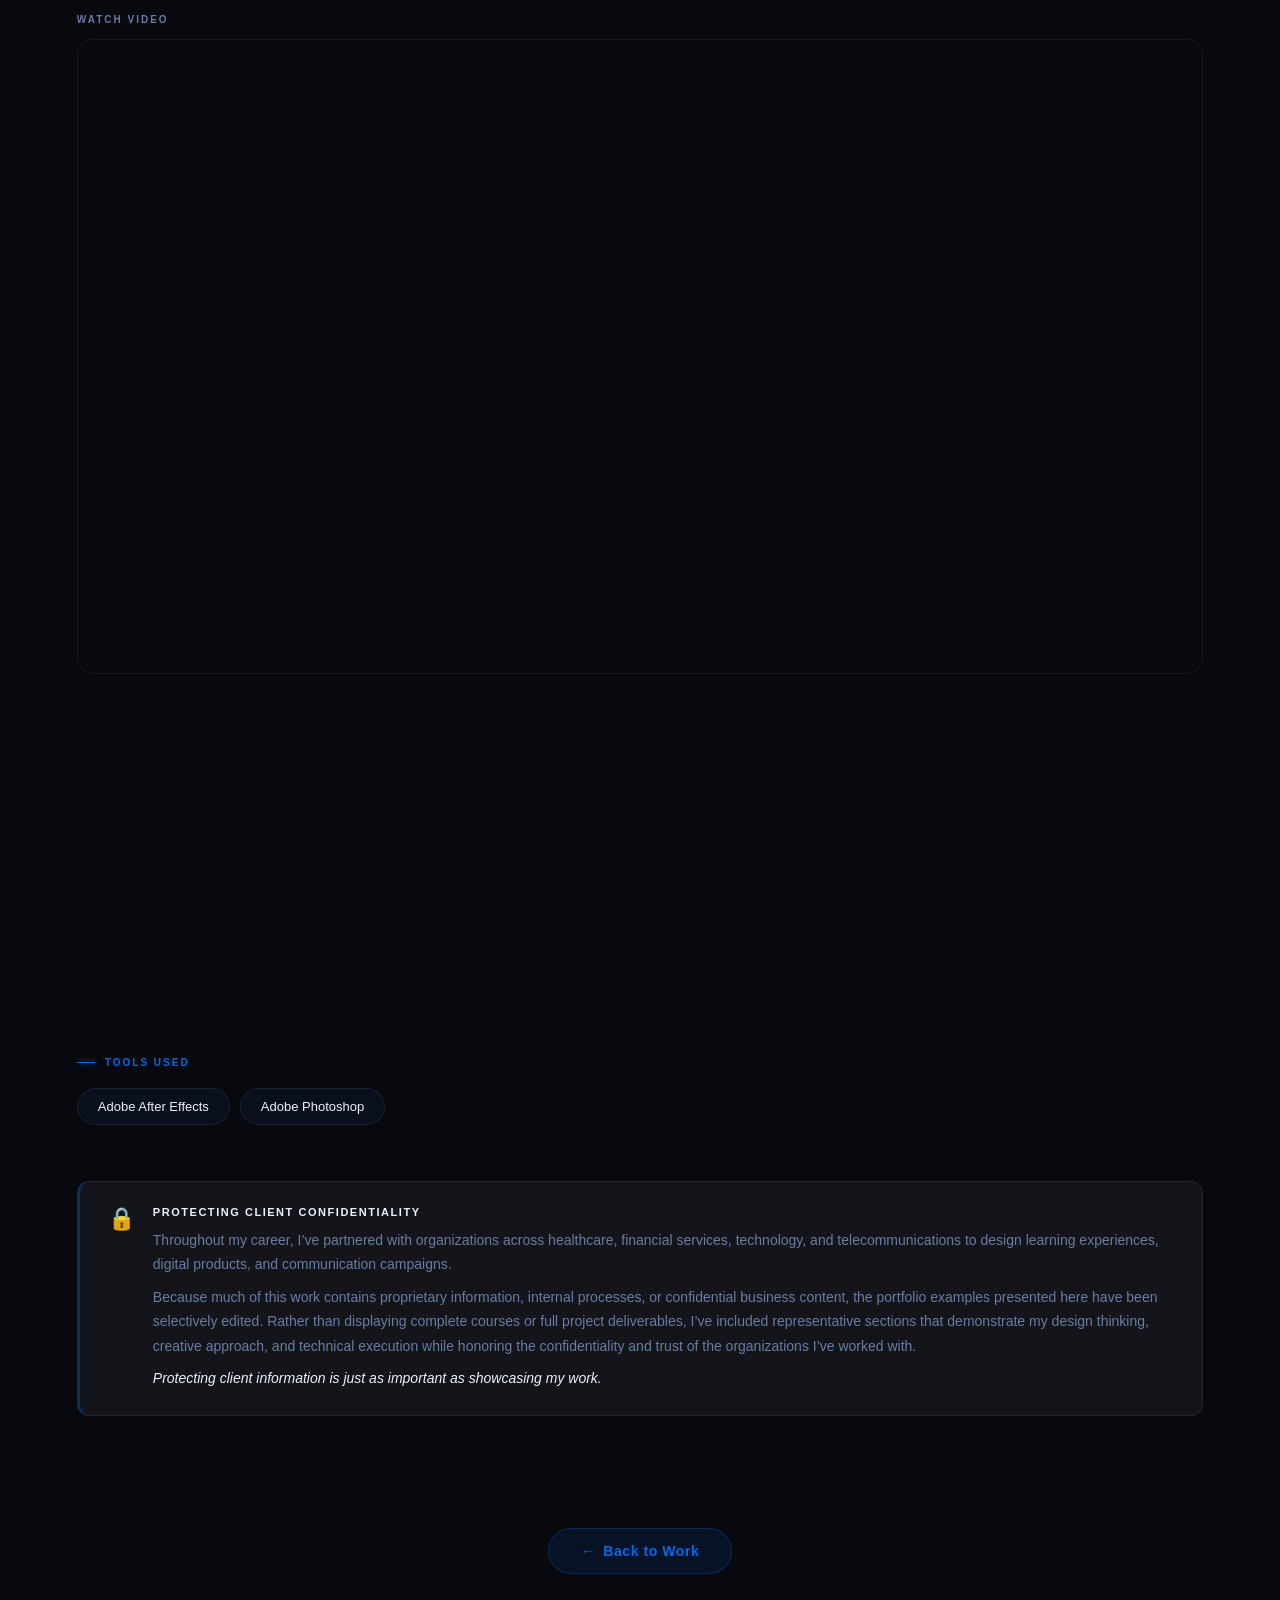
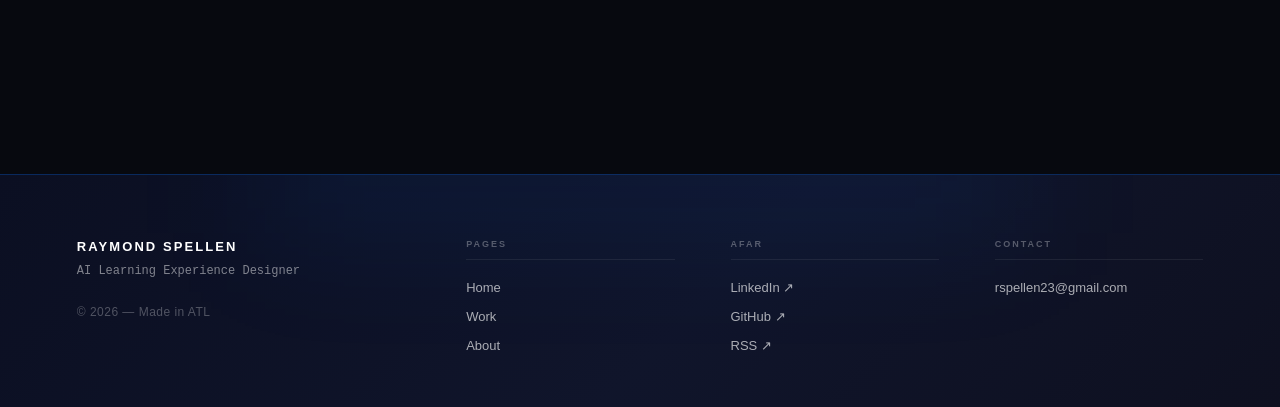
<file: bulk-in-ice.html>
<!DOCTYPE html>
<html lang="en" data-theme="dark">
<head>
<meta charset="UTF-8" />
<meta name="viewport" content="width=device-width, initial-scale=1.0" />
<title>Bulk in ICE Launch Campaign | Raymond Spellen</title>
<link rel="stylesheet" href="footer.css" />

<script>
(function(){var s=localStorage.getItem("rs-theme");if(s)document.documentElement.dataset.theme=s;})();
</script>

<style>
:root {
  --bg:           #07090f;
  --surface:      #0d1223;
  --card:         rgba(13, 18, 35, 0.75);
  --text:         #edf0ff;
  --muted:        #6b7ca4;
  --accent:       #0269ed;
  --accent-lo:    rgba(2, 105, 237, 0.10);
  --accent-mid:   rgba(2, 105, 237, 0.22);
  --accent-glow:  rgba(2, 105, 237, 0.32);
  --border:       rgba(255, 255, 255, 0.07);
  --border-hi:    rgba(2, 105, 237, 0.30);
  --grid-line:    rgba(2, 105, 237, 0.045);
  --orb-opacity:  0.11;
  --nav-bg:       rgba(7, 9, 15, 0.65);
}
[data-theme="light"] {
  --bg:           #f1f4ff;
  --surface:      #ffffff;
  --card:         rgba(255, 255, 255, 0.82);
  --text:         #07090f;
  --muted:        #505d7e;
  --accent:       #0269ed;
  --accent-lo:    rgba(2, 105, 237, 0.07);
  --accent-mid:   rgba(2, 105, 237, 0.15);
  --accent-glow:  rgba(2, 105, 237, 0.22);
  --border:       rgba(0, 0, 0, 0.07);
  --border-hi:    rgba(2, 105, 237, 0.25);
  --grid-line:    rgba(2, 105, 237, 0.04);
  --orb-opacity:  0.05;
  --nav-bg:       rgba(241, 244, 255, 0.72);
}

*, *::before, *::after { box-sizing: border-box; margin: 0; padding: 0; }
html { scroll-behavior: smooth; }

body {
  font-family: Inter, -apple-system, Arial, sans-serif;
  background: var(--bg);
  color: var(--text);
  overflow-x: hidden;
  transition: background .4s ease, color .4s ease;
}
body::before {
  content: '';
  position: fixed; inset: 0;
  background-image:
    linear-gradient(var(--grid-line) 1px, transparent 1px),
    linear-gradient(90deg, var(--grid-line) 1px, transparent 1px);
  background-size: 64px 64px;
  pointer-events: none; z-index: 0;
  transition: background-image .4s ease;
}

.orb {
  position: fixed; border-radius: 50%;
  filter: blur(100px);
  opacity: var(--orb-opacity);
  pointer-events: none; z-index: 0;
  will-change: transform;
  transition: opacity .4s ease;
}
.orb-1 { width:600px;height:600px;background:#00b4d8;top:-200px;right:-150px;animation:drift 12s ease-in-out infinite; }
.orb-2 { width:400px;height:400px;background:#0077b6;bottom:20%;left:-100px;animation:drift 14s ease-in-out infinite reverse; }

@keyframes drift { 0%,100%{transform:translateY(0)} 50%{transform:translateY(-36px)} }
@keyframes pulse { 0%,100%{opacity:1} 50%{opacity:.3} }

nav, main, footer { position: relative; z-index: 1; }

/* ─── Nav ─── */
nav {
  position: fixed; top:0;left:0;right:0; z-index:200;
  padding:16px 6vw;
  display:flex; justify-content:space-between; align-items:center;
  background:var(--nav-bg);
  backdrop-filter:blur(20px); -webkit-backdrop-filter:blur(20px);
  border-bottom:1px solid var(--border);
  transition:background .4s ease;
}
.nav-logo-svg { width:72px; height:auto; display:block; }
.nav-logo-link { display:flex; line-height:0; }
.nav-logo-svg .cls-1 { fill:#0269ed; }
.nav-right { display:flex; align-items:center; gap:20px; }
.back-link {
  display:inline-flex; align-items:center; gap:6px;
  font-size:13px; color:var(--muted); text-decoration:none;
  letter-spacing:.03em; transition:color .2s;
}
.back-link:hover { color:var(--text); }
.back-link::before { content:'←'; }
.theme-btn {
  display:flex; align-items:center; gap:7px;
  padding:7px 16px; border-radius:999px;
  border:1px solid var(--border-hi);
  background:var(--accent-lo); color:var(--muted);
  font-size:13px; font-family:inherit; cursor:pointer;
  transition:all .25s ease;
}
.theme-btn:hover { color:var(--text); border-color:var(--accent); }
.icon-sun,.icon-moon { width:15px;height:15px;display:none; }
[data-theme="dark"]  .icon-moon { display:block; }
[data-theme="light"] .icon-sun  { display:block; }
[data-theme="dark"]  .toggle-label::after { content:"Light"; }
[data-theme="light"] .toggle-label::after { content:"Dark"; }

/* ─── Hero ─── */
.case-hero {
  padding:140px 6vw 80px;
  display:grid; grid-template-columns:1fr 1fr;
  gap:60px; align-items:center;
}
.breadcrumb {
  display:flex; align-items:center; gap:8px;
  font-size:12px; color:var(--muted); letter-spacing:.06em; margin-bottom:40px;
}
.breadcrumb a { color:var(--muted); text-decoration:none; transition:color .2s; }
.breadcrumb a:hover { color:var(--accent); }
.breadcrumb span { color:var(--border-hi); }
.case-cat {
  display:inline-flex; align-items:center; gap:8px;
  font-size:11px; font-weight:700; letter-spacing:.2em; text-transform:uppercase;
  color:var(--accent); border:1px solid var(--border-hi);
  padding:5px 14px; border-radius:999px; background:var(--accent-lo);
  margin-bottom:28px;
}
.case-hero h1 {
  font-size:clamp(30px,4vw,58px);
  letter-spacing:-0.05em; line-height:1.05; font-weight:800; margin-bottom:20px;
}
.case-subtitle { font-size:18px; color:var(--muted); line-height:1.6; margin-bottom:24px; max-width:560px; }

.type-tags { display:flex; flex-wrap:wrap; gap:6px; margin-bottom:32px; }
.type-pill {
  font-size:10px; font-weight:600; letter-spacing:.1em; text-transform:uppercase;
  padding:5px 12px; border-radius:999px;
  background:rgba(255,255,255,.05); border:1px solid var(--border); color:var(--muted);
}
[data-theme="light"] .type-pill { background:rgba(0,0,0,.04); }

.meta-row {
  display:flex; gap:0;
  border:1px solid var(--border); border-radius:14px;
  overflow:hidden; background:var(--card); backdrop-filter:blur(12px);
}
.meta-cell { flex:1; padding:16px 18px; border-right:1px solid var(--border); }
.meta-cell:last-child { border-right:none; }
.meta-label { font-size:10px; font-weight:700; letter-spacing:.18em; text-transform:uppercase; color:var(--muted); margin-bottom:5px; }
.meta-val { font-size:13px; font-weight:600; color:var(--text); }

/* ─── Hero Panel ─── */
.hero-panel {
  background:var(--card); backdrop-filter:blur(20px);
  border:1px solid var(--border-hi); border-radius:20px;
  padding:36px; position:relative; overflow:hidden;
}
.hero-panel::before {
  content:''; position:absolute; top:0;left:0;right:0; height:2px;
  background:linear-gradient(90deg, #00b4d8, #0077b6);
}
.panel-badge {
  display:flex; align-items:center; gap:8px;
  font-size:10px; font-weight:700; letter-spacing:.2em; text-transform:uppercase;
  color:var(--accent); margin-bottom:24px;
}
.panel-dot {
  width:7px;height:7px; background:var(--accent); border-radius:50%;
  box-shadow:0 0 8px var(--accent); animation:pulse 2s ease-in-out infinite;
}
.panel-stats { display:grid; grid-template-columns:repeat(3,1fr); gap:4px; margin-bottom:24px; }
.panel-stat { text-align:center; padding:14px 8px; }
.panel-stat-num { display:block; font-size:32px; font-weight:800; letter-spacing:-.05em; color:var(--text); line-height:1; }
.panel-stat-desc { display:block; font-size:11px; color:var(--muted); margin-top:6px; line-height:1.3; }
.panel-divider { height:1px; background:var(--border); margin-bottom:20px; }

.engagement-phases { display:flex; flex-direction:column; gap:8px; }
.engagement-phase {
  display:flex; align-items:center; gap:12px;
  padding:12px 16px;
  background:rgba(2,105,237,.04); border:1px solid var(--border);
  border-radius:10px; font-size:12px; color:var(--text); font-weight:500;
  transition:border-color .2s;
}
.engagement-phase:hover { border-color:var(--border-hi); }
.phase-num {
  width:26px; height:26px; border-radius:50%;
  background:var(--accent-lo); border:1px solid var(--border-hi);
  display:flex; align-items:center; justify-content:center;
  font-size:9px; font-weight:700; color:var(--accent); flex-shrink:0;
}

/* ─── Case Divider ─── */
.case-divider { height:1px; background:var(--border); margin:0 6vw; }

/* ─── Content layout ─── */
main { padding-bottom:120px; }
.cs-section { padding:64px 6vw 0; }
.cs-row { display:grid; grid-template-columns:1fr 1fr; gap:60px; align-items:start; }
.cs-row.full { grid-template-columns:1fr; }
.cs-label {
  font-size:10px; font-weight:700; letter-spacing:.2em; text-transform:uppercase;
  color:var(--accent); display:flex; align-items:center; gap:10px; margin-bottom:20px;
}
.cs-label::before {
  content:''; width:18px; height:1px; background:var(--accent); box-shadow:0 0 6px var(--accent);
}
.cs-body p { font-size:17px; color:var(--muted); line-height:1.8; margin-bottom:20px; }
.cs-body p:last-child { margin-bottom:0; }
.section-intro { font-size:17px; color:var(--muted); line-height:1.8; margin-bottom:20px; }

/* ─── Goal / bullet lists ─── */
.goal-list { list-style:none; display:flex; flex-direction:column; gap:6px; }
.goal-list li {
  font-size:14px; color:var(--muted); padding:10px 14px 10px 32px;
  background:var(--card); border:1px solid var(--border); border-radius:8px; position:relative;
}
.goal-list li::before {
  content:''; position:absolute; left:13px; top:16px;
  width:5px; height:5px; background:var(--accent); border-radius:50%;
}

/* ─── My Role ─── */
.role-title { font-size:26px; font-weight:800; letter-spacing:-.03em; color:var(--text); margin-bottom:16px; }
.role-desc { font-size:17px; color:var(--muted); line-height:1.8; }
.responsibility-grid { display:flex; flex-wrap:wrap; gap:8px; margin-top:20px; }
.responsibility-pill {
  padding:8px 16px; background:var(--card); border:1px solid var(--border); border-radius:999px;
  font-size:13px; font-weight:500; color:var(--text); transition:border-color .2s, color .2s;
}
.responsibility-pill:hover { border-color:var(--border-hi); color:var(--accent); }

/* ─── Key message callout ─── */
.key-message {
  font-size:18px; font-style:italic; font-weight:500;
  color:var(--text); line-height:1.6;
  border-left:3px solid var(--accent);
  padding:16px 20px;
  background:var(--accent-lo);
  border-radius:0 10px 10px 0;
  margin:24px 0;
}

/* ─── Tools ─── */
.tools-grid { display:flex; flex-wrap:wrap; gap:10px; margin-top:8px; }
.tool-badge {
  padding:10px 20px; background:var(--card); border:1px solid var(--border); border-radius:999px;
  font-size:13px; font-weight:500; color:var(--text); transition:border-color .2s, color .2s;
}
.tool-badge:hover { border-color:var(--border-hi); color:var(--accent); }

/* ─── Video embed ─── */
.video-section-label {
  font-size:10px; font-weight:700; letter-spacing:.2em; text-transform:uppercase;
  color:var(--muted); margin:0 0 14px;
}
.video-block { margin-top:36px; margin-bottom:36px; }
.video-block:last-child { margin-bottom:0; }
.video-wrap-outer {
  border-radius:16px; overflow:hidden; border:1px solid var(--border);
}

/* ─── Back CTA ─── */
.back-cta { padding:60px 6vw 0; text-align:center; }
.back-btn {
  display:inline-flex; align-items:center; gap:8px;
  padding:14px 32px; border:1px solid var(--border-hi); border-radius:999px;
  background:var(--accent-lo); color:var(--accent);
  text-decoration:none; font-size:14px; font-weight:600; letter-spacing:.04em;
  transition:all .25s ease;
}
.back-btn:hover { background:var(--accent); color:#fff; border-color:var(--accent); }
.back-btn::before { content:'←'; }

/* ─── Reveal ─── */
.reveal { opacity:0; transform:translateY(20px); }

/* ─── Responsive ─── */
@media (max-width:900px) {
  .case-hero { grid-template-columns:1fr; gap:40px; }
  .cs-row { grid-template-columns:1fr; gap:32px; }
}

/* ─── Audio Player ─── */
.audio-player { position:fixed; bottom:28px; right:28px; z-index:300; background:var(--card); backdrop-filter:blur(20px); -webkit-backdrop-filter:blur(20px); border:1px solid var(--border-hi); border-radius:18px; padding:18px 22px; min-width:248px; box-shadow:0 8px 40px rgba(0,0,0,.28),0 0 0 1px var(--border); transition:background .4s ease,border-color .4s ease,padding .25s ease,min-width .25s ease; overflow:hidden; }
.audio-player::before { content:''; position:absolute; top:0; left:0; right:0; height:2px; background:linear-gradient(90deg,var(--accent),#5c2eed); border-radius:18px 18px 0 0; }
.ap-header { display:flex; align-items:center; gap:10px; margin-bottom:14px; }
.ap-icon { width:30px; height:30px; flex-shrink:0; background:var(--accent-lo); border:1px solid var(--border-hi); border-radius:8px; display:flex; align-items:center; justify-content:center; color:var(--accent); }
.ap-icon svg { width:14px; height:14px; }
.ap-track { flex:1; min-width:0; }
.ap-title { display:block; font-size:12px; font-weight:600; color:var(--text); white-space:nowrap; overflow:hidden; text-overflow:ellipsis; letter-spacing:.01em; }
.ap-label { display:block; font-size:10px; color:var(--muted); letter-spacing:.06em; text-transform:uppercase; margin-top:1px; }
.ap-controls { display:flex; align-items:center; gap:10px; }
.ap-play-btn { flex-shrink:0; width:34px; height:34px; border-radius:50%; border:1px solid var(--border-hi); background:var(--accent); color:#fff; display:flex; align-items:center; justify-content:center; cursor:pointer; font-family:inherit; transition:background .2s,transform .15s; }
.ap-play-btn:hover { background:#0253c4; transform:scale(1.08); }
.ap-play-btn svg { width:13px; height:13px; }
.ap-progress-wrap { flex:1; height:4px; background:var(--border); border-radius:2px; cursor:pointer; position:relative; overflow:hidden; }
.ap-progress-bar { height:100%; width:0%; background:var(--accent); border-radius:2px; transition:width .1s linear; }
.ap-time { font-size:10px; font-weight:600; color:var(--muted); letter-spacing:.05em; min-width:30px; text-align:right; font-family:'Courier New',monospace; }
.ap-min-btn { background:none; border:none; color:var(--muted); cursor:pointer; padding:4px 6px; display:flex; align-items:center; justify-content:center; border-radius:6px; margin-left:auto; flex-shrink:0; transition:color .2s,background .2s; }
.ap-min-btn:hover { color:var(--text); background:var(--accent-lo); }
.ap-min-btn svg { width:14px; height:14px; transition:transform .3s ease; }
.audio-player.is-min { padding:12px 16px; min-width:0; }
.audio-player.is-min .ap-header { margin-bottom:0; }
.audio-player.is-min .ap-track,.audio-player.is-min .ap-controls { display:none; }
.audio-player.is-min .ap-min-btn svg { transform:rotate(180deg); }

/* ─── Site Footer ─── */
.conf-notice-wrap { padding:56px 6vw 52px; }
.conf-notice { display:flex; gap:18px; align-items:flex-start; background:rgba(255,255,255,.05); border:1px solid var(--border); border-left:3px solid var(--border-hi); border-radius:12px; padding:24px 28px; }
[data-theme="light"] .conf-notice { background:rgba(0,0,0,.04); }
.conf-notice-icon { font-size:22px; flex-shrink:0; line-height:1; margin-top:2px; }
.conf-notice-title { font-size:11px; font-weight:700; letter-spacing:.14em; text-transform:uppercase; color:var(--text); margin-bottom:10px; }
.conf-notice-text { font-size:14px; color:var(--muted); line-height:1.75; margin-bottom:8px; }
.conf-notice-text:last-child { margin-bottom:0; }
.conf-notice-closing { font-style:italic; color:var(--text) !important; }
.site-footer { display:block !important; background:linear-gradient(135deg,#0b0f22 0%,#10152b 55%,#0e1020 100%); border-top:1px solid rgba(2,105,237,.28); padding:64px 6vw 52px; margin-top:80px; position:relative; z-index:1; overflow:hidden; }
[data-theme="light"] .site-footer { background:linear-gradient(135deg,#e4eaff 0%,#eef1ff 55%,#dde6ff 100%); border-top:1px solid rgba(2,105,237,.18); }
.footer-inner { display:grid !important; grid-template-columns:1.6fr 1fr 1fr 1fr; gap:56px; align-items:start; }
.footer-brand { display:flex !important; flex-direction:column !important; }
.footer-name { font-size:13px; font-weight:800; letter-spacing:.16em; text-transform:uppercase; color:#fff; margin-bottom:8px; }
[data-theme="light"] .footer-name { color:#07090f; }
.footer-tagline { font-family:'Courier New',monospace; font-size:12px; color:rgba(255,255,255,.48); line-height:1.6; margin-bottom:24px; }
[data-theme="light"] .footer-tagline { color:#505d7e; }
.footer-copy { font-size:12px; color:rgba(255,255,255,.28); }
[data-theme="light"] .footer-copy { color:#9aa5c4; }
.footer-col { display:flex !important; flex-direction:column !important; gap:11px; }
.footer-col-label { display:block; font-size:9px; font-weight:700; letter-spacing:.22em; text-transform:uppercase; color:rgba(255,255,255,.3); margin-bottom:8px; padding-bottom:10px; border-bottom:1px solid rgba(255,255,255,.07); }
[data-theme="light"] .footer-col-label { color:#7a89b0; border-bottom-color:rgba(0,0,0,.07); }
.footer-col a { font-size:13px; color:rgba(255,255,255,.65); text-decoration:none; transition:color .2s; }
.footer-col a:hover { color:#0269ed; }
[data-theme="light"] .footer-col a { color:#07090f; }
[data-theme="light"] .footer-col a:hover { color:#0269ed; }
@media(max-width:780px){.footer-inner{grid-template-columns:1fr 1fr !important;gap:36px;}.footer-brand{grid-column:1/-1;margin-bottom:8px;}}
@media(max-width:480px){.footer-inner{grid-template-columns:1fr !important;}}
</style>
</head>
<body>

<div class="orb orb-1"></div>
<div class="orb orb-2"></div>

<nav>
  <a href="index.html" class="nav-logo-link"><svg class="nav-logo-svg" viewBox="0 0 1119.99 461.88" xmlns="http://www.w3.org/2000/svg">
    <path class="cls-1" d="M122.86,336.76l-122.86.14,51.08-73.11,14.62-20.52c2.9-2.01,3.95-5.2,6.02-8.01l38.52-52.41c-39.26-16.86-68.72-46.02-66.66-90.72.02-36.71,24.75-66.36,58.06-79.94C121.98,3.89,143.37.39,165.79.38l215.58-.13,21.4.59-36.93,81.54c-34.11,20.93-61.34,50.14-78.95,86.01-6.89,14.04-11.42,28.09-13.55,43.73l-44.33.18-15.67.8-90.48,123.67ZM194.12,132.17l85.6-.16,26.28-57.83-120.31-.1c-9.86-.26-18.55,1.29-27.49,4.69-15.89,6.06-22.75,24.15-14.33,39.28,7.8,14.02,32.15,13.82,50.25,14.12Z"/>
    <path class="cls-1" d="M746.52,170.11c-41.01-4.36-80.49-13.59-121.05-20.85-36.13-6.47-71.23-11.73-107.86-14.17-29.82-1.98-58.53-.9-87.3,6.82-17.5,4.69-33.44,12.44-48.13,22.68-16.47,11.48-29.41,26.01-38.27,43.81-15.53,31.22-13.31,71.85,15.78,92.76l-19.06-6.13c-14.24-4.58-26.38-13.5-36.01-24.84-24.78-29.19-21.93-66.45-5.73-99.88,10.49-21.65,25.46-40.45,43.13-56.59,4-3.65,7.99-5.99,12.07-9.19l6.69-5.24c19.83-13.56,40.91-23.45,64.21-29.67l37.31-7.76c42.07-5.44,84.1-2.69,125.65,5.95l70.61,18.24,15.09,4.57,59.17,16.35c79.18,25.2,121,41.06,189.66,34.63s85.92-17.17,88.58-18.08c28.8-9.76,45.96-21.68,65.62-31.13l43.32-22.01c-57.28,35.37-111.01,80.38-176.34,98.19-18.41,5.02-35.52,12.22-98.81,11.55-30.35-.32-68.17-6.8-98.32-10Z"/>
    <path class="cls-1" d="M389.35,270.35c73.89-64.99,161.21-70.91,202.21-32.68,29.97,27.95,33,77.44,21.45,112.34-29.44,88.96-172.19,139.36-275.74,96.16-13.71-5.72-81.39-31.4-103.15-96.16-15.16-45.12-3.04-93.95,0-93.96,1.83,0,.04,17.59,5.11,34.72,16.6,56.14,105.76,102.1,188.94,86.81,55.87-10.27,110.69-33.31,96-80.68-8.28-26.7-49.24-41.07-52.09-41.87-42.02-11.91-77.17,11.49-82.72,15.32Z"/>
    <path class="cls-1" d="M412.84.25c7.83-1.89,171,5.68,322.09,73.8,65.77,29.65,86.09,35.79,115.6,40.58,130.66,21.21,242.15-42.4,240.19-40.58-3.19,2.97-108.45,83.8-246.89,58.12-3.77-.7-8.42-1.26-17.36-3.77-90.03-25.29-136.85-61.04-287.14-81.85-90.42-12.52-159.1,30.61-157.17,26.37,1.71-3.75,29.14-72.29,30.69-72.66Z"/>
  </svg></a>
  <div class="nav-right">
    <a href="index.html" class="back-link">Back to Portfolio</a>
    <button class="theme-btn" onclick="toggleTheme()">
      <svg class="icon-sun" viewBox="0 0 24 24" stroke="currentColor" fill="none" stroke-width="2">
        <circle cx="12" cy="12" r="5"/>
        <line x1="12" y1="1" x2="12" y2="3"/><line x1="12" y1="21" x2="12" y2="23"/>
        <line x1="4.22" y1="4.22" x2="5.64" y2="5.64"/><line x1="18.36" y1="18.36" x2="19.78" y2="19.78"/>
        <line x1="1" y1="12" x2="3" y2="12"/><line x1="21" y1="12" x2="23" y2="12"/>
        <line x1="4.22" y1="19.78" x2="5.64" y2="18.36"/><line x1="18.36" y1="5.64" x2="19.78" y2="4.22"/>
      </svg>
      <svg class="icon-moon" viewBox="0 0 24 24" stroke="currentColor" fill="none" stroke-width="2">
        <path d="M21 12.79A9 9 0 1 1 11.21 3 7 7 0 0 0 21 12.79z"/>
      </svg>
      <span class="toggle-label"></span>
    </button>
  </div>
</nav>

<main>

  <!-- ─── Hero ─── -->
  <div class="case-hero">
    <div class="hero-content">
      <div class="breadcrumb reveal">
        <a href="index.html">Portfolio</a><span>/</span>
        <a href="index.html#work">Work</a><span>/</span>
        Bulk in ICE Launch Campaign
      </div>
      <div class="case-cat reveal">Motion Graphics</div>
      <h1 class="reveal">Bulk in ICE<br>Launch Campaign</h1>
      <p class="case-subtitle reveal">A sizzle video that built excitement for a major workflow change before training ever began</p>
      <div class="type-tags reveal">
        <span class="type-pill">Motion Graphics</span>
        <span class="type-pill">Internal Communications</span>
        <span class="type-pill">Product Launch</span>
        <span class="type-pill">Change Management</span>
        <span class="type-pill">Promotional Video</span>
      </div>
      <div class="meta-row reveal">
        <div class="meta-cell">
          <div class="meta-label">Client</div>
          <div class="meta-val">Cox Communications</div>
        </div>
        <div class="meta-cell">
          <div class="meta-label">Year</div>
          <div class="meta-val">2024</div>
        </div>
        <div class="meta-cell">
          <div class="meta-label">Discipline</div>
          <div class="meta-val">Motion Graphics</div>
        </div>
        <div class="meta-cell">
          <div class="meta-label">Role</div>
          <div class="meta-val">Sr. Instructional Designer</div>
        </div>
      </div>
    </div>

    <div class="hero-panel reveal">
      <div class="panel-badge"><span class="panel-dot"></span> Product Launch Campaign</div>
      <div class="panel-stats">
        <div class="panel-stat">
          <span class="panel-stat-num">1</span>
          <span class="panel-stat-desc">Sizzle<br>Video</span>
        </div>
        <div class="panel-stat">
          <span class="panel-stat-num">6</span>
          <span class="panel-stat-desc">Business Areas<br>Simplified</span>
        </div>
        <div class="panel-stat">
          <span class="panel-stat-num">2024</span>
          <span class="panel-stat-desc">Release<br>Year</span>
        </div>
      </div>
      <div class="panel-divider"></div>
      <div class="engagement-phases">
        <div class="engagement-phase">
          <div class="phase-num">01</div>
          Concept &amp; Storyboarding
        </div>
        <div class="engagement-phase">
          <div class="phase-num">02</div>
          Animation &amp; Motion Design
        </div>
        <div class="engagement-phase">
          <div class="phase-num">03</div>
          Launch Delivery
        </div>
      </div>
    </div>
  </div>

  <div class="case-divider"></div>

  <!-- ─── Overview ─── -->
  <div class="cs-section reveal">
    <div class="cs-label">Overview</div>
    <div class="cs-row full">
      <div class="cs-body">
        <p>Cox Communications introduced Bulk in ICE, a major enhancement that allowed Residential Sales representatives to service Bulk customer accounts directly within ICE instead of switching to the legacy ICOMS platform.</p>
        <p>To support the national rollout, I created a "sizzle" video that introduced the new functionality, highlighted its benefits, and built excitement ahead of formal training. Rather than explaining every workflow, the video focused on why the change mattered, helping employees understand how the new experience would simplify their jobs while creating new opportunities to better serve customers.</p>
      </div>
    </div>
  </div>

  <!-- ─── The Challenge ─── -->
  <div class="cs-section reveal">
    <div class="cs-label">The Challenge</div>
    <div class="cs-row full">
      <div class="cs-body">
        <p>Large system updates often generate uncertainty before they generate enthusiasm.</p>
        <p>The introduction of Bulk account functionality represented a significant workflow change for Residential Sales teams. Previously, agents had to leave ICE and switch to ICOMS whenever they needed to service Bulk customers. This created extra steps, increased training requirements, and limited opportunities to sell additional services such as Cox Mobile.</p>
        <p>The communication challenge was introducing the change in a way that created excitement while keeping the message concise and memorable.</p>
      </div>
    </div>
  </div>

  <!-- ─── My Role ─── -->
  <div class="cs-section reveal">
    <div class="cs-label">My Role</div>
    <div class="cs-row">
      <div>
        <div class="role-title">Sr. Instructional Designer</div>
        <p class="role-desc">I led the creative development of the launch video from concept through final production.</p>
      </div>
      <div>
        <div class="responsibility-grid">
          <span class="responsibility-pill">Motion graphics design</span>
          <span class="responsibility-pill">Storyboarding</span>
          <span class="responsibility-pill">Visual concept development</span>
          <span class="responsibility-pill">Video editing</span>
          <span class="responsibility-pill">Animation</span>
          <span class="responsibility-pill">Typography animation</span>
          <span class="responsibility-pill">Icon animation</span>
          <span class="responsibility-pill">Audio synchronization</span>
          <span class="responsibility-pill">Brand application</span>
          <span class="responsibility-pill">Final rendering</span>
        </div>
      </div>
    </div>
  </div>

  <!-- ─── Understanding the Problem ─── -->
  <div class="cs-section reveal">
    <div class="cs-label">Understanding the Problem</div>
    <p class="section-intro">After reviewing the rollout strategy and readiness materials, it became clear that employees didn't need another training video. Formal training would already explain how to use Bulk in ICE.</p>
    <p class="section-intro">What employees needed first was an answer to a different question:</p>
    <div class="key-message">Why should I care?</div>
    <p class="section-intro">That insight shaped the creative direction of the project. Instead of walking through screens or demonstrating workflows, the video focused on communicating the business value of the new functionality.</p>
  </div>

  <!-- ─── Creative Strategy ─── -->
  <div class="cs-section reveal">
    <div class="cs-label">Creative Strategy</div>
    <p class="section-intro">The video was intentionally designed as a teaser rather than a tutorial. Its purpose was to build anticipation before launch by emphasizing the benefits employees would experience on day one.</p>
    <p class="section-intro">Key messages included:</p>
    <ul class="goal-list">
      <li>Bulk customers can now be serviced directly within ICE</li>
      <li>Agents no longer need to switch between ICE and ICOMS</li>
      <li>Bulk customers can now purchase Cox Mobile through Sales</li>
      <li>The overall servicing experience becomes faster and simpler</li>
      <li>Customers transferring into Bulk properties experience fewer service issues</li>
    </ul>
    <p class="section-intro" style="margin-top:24px; margin-bottom:0;">These messages aligned with the overall rollout strategy while supporting future training and communications.</p>
  </div>

  <!-- ─── Motion Design Strategy ─── -->
  <div class="cs-section reveal">
    <div class="cs-label">Motion Design Strategy</div>
    <p class="section-intro">The animation style focused on momentum and excitement rather than technical instruction. Visual techniques included:</p>
    <ul class="goal-list">
      <li>Fast-paced transitions</li>
      <li>Dynamic typography</li>
      <li>Branded motion graphics</li>
      <li>Icon animation</li>
      <li>Sequential message reveals</li>
      <li>Bold callout animations</li>
      <li>Product-focused visual hierarchy</li>
    </ul>
    <p class="section-intro" style="margin-top:24px; margin-bottom:8px;">Rather than overwhelming viewers with details, every animation reinforced one core message:</p>
    <div class="key-message">Bulk in ICE makes selling and servicing customers easier.</div>
  </div>

  <!-- ─── Information Design ─── -->
  <div class="cs-section reveal">
    <div class="cs-label">Information Design</div>
    <p class="section-intro">One of the biggest challenges was simplifying a feature that affected multiple business areas. The rollout introduced improvements across:</p>
    <ul class="goal-list">
      <li>Customer onboarding</li>
      <li>Account management</li>
      <li>Mobile sales</li>
      <li>Customer transfers</li>
      <li>Sales workflows</li>
      <li>Agent productivity</li>
    </ul>
    <p class="section-intro" style="margin-top:24px; margin-bottom:0;">Instead of discussing every capability, the video distilled these improvements into a few memorable takeaways that employees could easily retain before attending formal training.</p>
  </div>

  <!-- ─── Visual Design ─── -->
  <div class="cs-section reveal">
    <div class="cs-label">Visual Design</div>
    <p class="section-intro">The video followed Cox's established visual identity while adopting a more energetic presentation style appropriate for a launch announcement. Design decisions emphasized:</p>
    <ul class="goal-list">
      <li>Bold typography</li>
      <li>Bright accent colors</li>
      <li>Motion-driven transitions</li>
      <li>Clean iconography</li>
      <li>Strong visual hierarchy</li>
      <li>Product-focused imagery</li>
      <li>High-energy pacing</li>
    </ul>
    <p class="section-intro" style="margin-top:24px; margin-bottom:0;">The result balanced professionalism with excitement, encouraging viewers to look forward to the upcoming release.</p>
  </div>

  <!-- ─── Learning & Communication Strategy ─── -->
  <div class="cs-section reveal">
    <div class="cs-label">Learning &amp; Communication Strategy</div>
    <div class="cs-row full">
      <div class="cs-body">
        <p>Although promotional in nature, the video supported Cox's broader change management strategy. It complemented the rollout plan by increasing awareness before formal training, reinforcing the key benefits employees would experience, and directing learners toward additional readiness resources as launch approached.</p>
        <p>The communication strategy aligned with the larger implementation effort that included pilot groups, sales training, MainPage updates, and phased communications leading to the national launch.</p>
      </div>
    </div>
  </div>

  <!-- ─── Final Result ─── -->
  <div class="cs-section reveal">
    <div class="cs-label">Final Result</div>
    <p class="section-intro">The completed sizzle video served as the opening communication for the Bulk in ICE launch campaign. Rather than replacing formal training, it introduced the initiative in a way that quickly answered the most important employee question: "What's changing, and why is this better?"</p>
    <p class="section-intro">The final video helped build awareness around:</p>
    <ul class="goal-list">
      <li>Bulk customer support within ICE</li>
      <li>Reduced reliance on ICOMS</li>
      <li>Simplified agent workflows</li>
      <li>New Cox Mobile sales opportunities</li>
      <li>Improved customer transfer experiences</li>
      <li>A more streamlined servicing process</li>
    </ul>

    <div class="video-block">
      <div class="video-section-label">Watch Video</div>
      <div class="video-wrap-outer">
        <div style="padding:56.25% 0 0 0;position:relative;">
          <iframe src="https://player.vimeo.com/video/1205995486?badge=0&amp;autopause=0&amp;player_id=0&amp;app_id=58479"
            frameborder="0"
            allow="autoplay; fullscreen; picture-in-picture; clipboard-write; encrypted-media; web-share"
            referrerpolicy="strict-origin-when-cross-origin"
            style="position:absolute;top:0;left:0;width:100%;height:100%;"
            title="Bulk in Ice Sizzle">
          </iframe>
        </div>
      </div>
    </div>
  </div>

  <!-- ─── Reflection ─── -->
  <div class="cs-section reveal">
    <div class="cs-label">Reflection</div>
    <div class="cs-row full">
      <div class="cs-body">
        <p>This project reinforced an important principle of change management: not every communication needs to teach the process. Sometimes the most valuable communication simply creates understanding and excitement.</p>
        <p>By focusing on why the change mattered rather than how it worked, the video complemented the larger training strategy and helped prepare employees for one of the most significant workflow updates within Residential Sales.</p>
        <p>It also strengthened my ability to collaborate across change management, communications, and learning teams to produce content that supported organizational adoption rather than simply announcing a new feature.</p>
      </div>
    </div>
  </div>

  <!-- ─── Tools Used ─── -->
  <div class="cs-section reveal">
    <div class="cs-label">Tools Used</div>
    <div class="tools-grid">
      <span class="tool-badge">Adobe After Effects</span>
      <span class="tool-badge">Adobe Photoshop</span>
    </div>
  </div>

  <!-- ─── Back CTA ─── -->
  <div class="conf-notice-wrap">
  <div class="conf-notice">
    <span class="conf-notice-icon">🔒</span>
    <div>
      <p class="conf-notice-title">Protecting Client Confidentiality</p>
      <p class="conf-notice-text">Throughout my career, I&#8217;ve partnered with organizations across healthcare, financial services, technology, and telecommunications to design learning experiences, digital products, and communication campaigns.</p>
      <p class="conf-notice-text">Because much of this work contains proprietary information, internal processes, or confidential business content, the portfolio examples presented here have been selectively edited. Rather than displaying complete courses or full project deliverables, I&#8217;ve included representative sections that demonstrate my design thinking, creative approach, and technical execution while honoring the confidentiality and trust of the organizations I&#8217;ve worked with.</p>
      <p class="conf-notice-text conf-notice-closing">Protecting client information is just as important as showcasing my work.</p>
    </div>
  </div>
</div>
<div class="back-cta reveal">
<a href="index.html#work" class="back-btn">Back to Work</a>
  </div>

</main>

<footer class="site-footer">
  <div class="footer-inner">
    <div class="footer-brand">
      <span class="footer-name">Raymond Spellen</span>
      <span class="footer-tagline">AI Learning Experience Designer</span>
      <span class="footer-copy">&copy; 2026 &mdash; Made in ATL</span>
    </div>
    <div class="footer-col">
      <span class="footer-col-label">Pages</span>
      <a href="index.html">Home</a>
      <a href="index.html#work">Work</a>
      <a href="index.html#about">About</a>
    </div>
    <div class="footer-col">
      <span class="footer-col-label">Afar</span>
      <a href="https://www.linkedin.com/in/rspellen/" target="_blank" rel="noopener">LinkedIn &#8599;</a>
      <a href="https://github.com/rspellen23" target="_blank" rel="noopener">GitHub &#8599;</a>
      <a href="#" target="_blank" rel="noopener">RSS &#8599;</a>
    </div>
    <div class="footer-col">
      <span class="footer-col-label">Contact</span>
      <a href="mailto:rspellen23@gmail.com">rspellen23@gmail.com</a>
    </div>
  </div>
</footer>

<script>
function toggleTheme() {
  var html = document.documentElement;
  html.dataset.theme = html.dataset.theme === "dark" ? "light" : "dark";
  localStorage.setItem("rs-theme", html.dataset.theme);
}

document.addEventListener("DOMContentLoaded", function() {
  var obs = new IntersectionObserver(function(entries) {
    entries.forEach(function(entry) {
      if (!entry.isIntersecting) return;
      entry.target.style.transition = "opacity .75s ease, transform .75s ease";
      entry.target.style.opacity = 1;
      entry.target.style.transform = "translateY(0)";
      obs.unobserve(entry.target);
    });
  }, { threshold: 0.08 });
  document.querySelectorAll(".reveal").forEach(function(el) { obs.observe(el); });
});
</script>



<div class="audio-player" id="audioPlayer">
  <audio id="audioEl" src="audio/me+you-peace.mp3" preload="auto"></audio>
  <div class="ap-header">
    <div class="ap-icon">
      <svg viewBox="0 0 24 24" fill="none" stroke="currentColor" stroke-width="2" stroke-linecap="round" stroke-linejoin="round">
        <path d="M9 18V5l12-2v13"/><circle cx="6" cy="18" r="3"/><circle cx="18" cy="16" r="3"/>
      </svg>
    </div>
    <div class="ap-track">
      <span class="ap-title">me + you &#8212; peace</span>
      <span class="ap-label">Now Playing</span>
    </div>
    <button class="ap-min-btn" id="apMinBtn" aria-label="Minimize player">
      <svg viewBox="0 0 24 24" fill="none" stroke="currentColor" stroke-width="2.5" stroke-linecap="round" stroke-linejoin="round"><polyline points="18 9 12 15 6 9"/></svg>
    </button>
  </div>
  <div class="ap-controls">
    <button class="ap-play-btn" id="apPlayBtn" aria-label="Play">
      <svg id="apPlayIcon" viewBox="0 0 24 24" fill="currentColor"><polygon points="5,3 19,12 5,21"/></svg>
    </button>
    <div class="ap-progress-wrap" id="apProgressWrap" role="slider" aria-label="Seek">
      <div class="ap-progress-bar" id="apBar"></div>
    </div>
    <span class="ap-time" id="apTime">0:00</span>
  </div>
</div>
<script src="https://player.vimeo.com/api/player.js"></script>
<script>
(function(){
  var audio=document.getElementById('audioEl'),playBtn=document.getElementById('apPlayBtn'),icon=document.getElementById('apPlayIcon'),bar=document.getElementById('apBar'),timeEl=document.getElementById('apTime'),wrap=document.getElementById('apProgressWrap');
  var DUCK=0.12,normalVol=1;
  var PP='<polygon points="5,3 19,12 5,21"/>',PA='<rect x="6" y="4" width="4" height="16"/><rect x="14" y="4" width="4" height="16"/>';
  function fmt(s){var m=Math.floor(s/60),sec=Math.floor(s%60);return m+':'+(sec<10?'0':'')+sec;}
  function save(){try{localStorage.setItem('rs-audio',JSON.stringify({playing:!audio.paused,time:audio.currentTime,vol:normalVol}));}catch(e){}}
  var st={};
  try{
    var _nav=(performance.getEntriesByType&&performance.getEntriesByType('navigation'))||[];
    if(_nav[0]&&_nav[0].type==='reload'){localStorage.removeItem('rs-audio');}
    else{st=JSON.parse(localStorage.getItem('rs-audio')||'{}');}
  }catch(e){}
  normalVol=st.vol!==undefined?st.vol:1;
  audio.volume=normalVol;
  audio.addEventListener('canplay',function(){if(st.time)audio.currentTime=st.time;if(st.playing)audio.play().catch(function(){});},{once:true});
  playBtn.addEventListener('click',function(){if(audio.paused)audio.play();else audio.pause();});
  audio.addEventListener('play',function(){icon.innerHTML=PA;playBtn.setAttribute('aria-label','Pause');save();});
  audio.addEventListener('pause',function(){icon.innerHTML=PP;playBtn.setAttribute('aria-label','Play');save();});
  audio.addEventListener('ended',function(){icon.innerHTML=PP;bar.style.width='0%';timeEl.textContent='0:00';save();});
  audio.addEventListener('timeupdate',function(){if(!audio.duration)return;bar.style.width=(audio.currentTime/audio.duration*100)+'%';timeEl.textContent=fmt(audio.currentTime);save();});
  wrap.addEventListener('click',function(e){if(!audio.duration)return;var r=wrap.getBoundingClientRect();audio.currentTime=((e.clientX-r.left)/r.width)*audio.duration;});
  window.addEventListener('beforeunload',save);
  function attachDuck(frs){frs.forEach(function(fr){fr.dataset.duck='1';var p=new Vimeo.Player(fr);p.on('play',function(){if(!audio.paused){normalVol=audio.volume>DUCK?audio.volume:normalVol;audio.volume=DUCK;}});p.on('pause',function(){audio.volume=normalVol;});p.on('ended',function(){audio.volume=normalVol;});});}
  function initDuck(){var frs=document.querySelectorAll('iframe[src*="vimeo"]:not([data-duck])');if(!frs.length)return;if(typeof Vimeo!=='undefined'){attachDuck(frs);}else{var s=document.createElement('script');s.src='https://player.vimeo.com/api/player.js';s.onload=function(){attachDuck(document.querySelectorAll('iframe[src*="vimeo"]:not([data-duck])'));};document.head.appendChild(s);}}
  window._rsAP={initDuck:initDuck};
  if(document.readyState==='loading')document.addEventListener('DOMContentLoaded',initDuck);else initDuck();
  var minBtn=document.getElementById('apMinBtn'),ap=document.getElementById('audioPlayer');
  if(localStorage.getItem('rs-audio-min')==='1')ap.classList.add('is-min');
  minBtn.addEventListener('click',function(e){e.stopPropagation();var m=ap.classList.toggle('is-min');if(m)localStorage.setItem('rs-audio-min','1');else localStorage.removeItem('rs-audio-min');});
})();
</script>

<script src="js/router.js"></script>
</body>
</html>
</file>
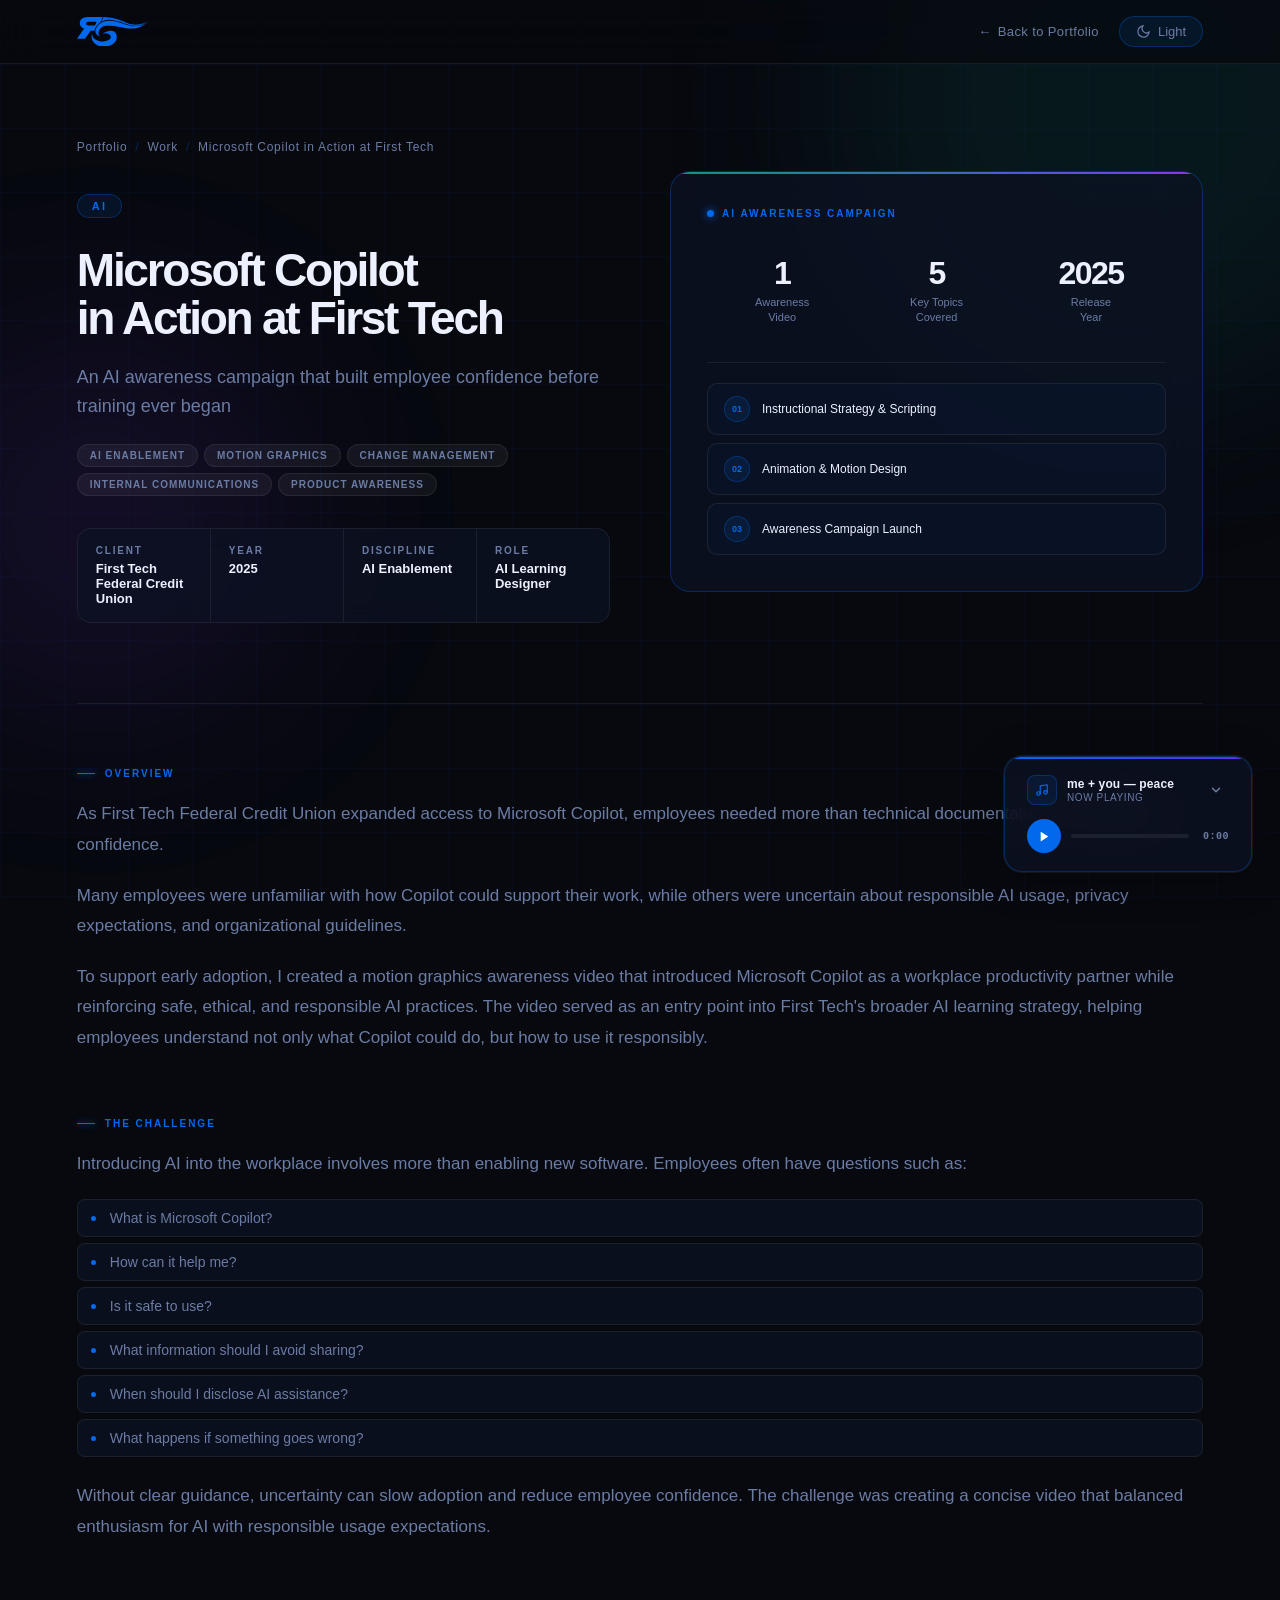
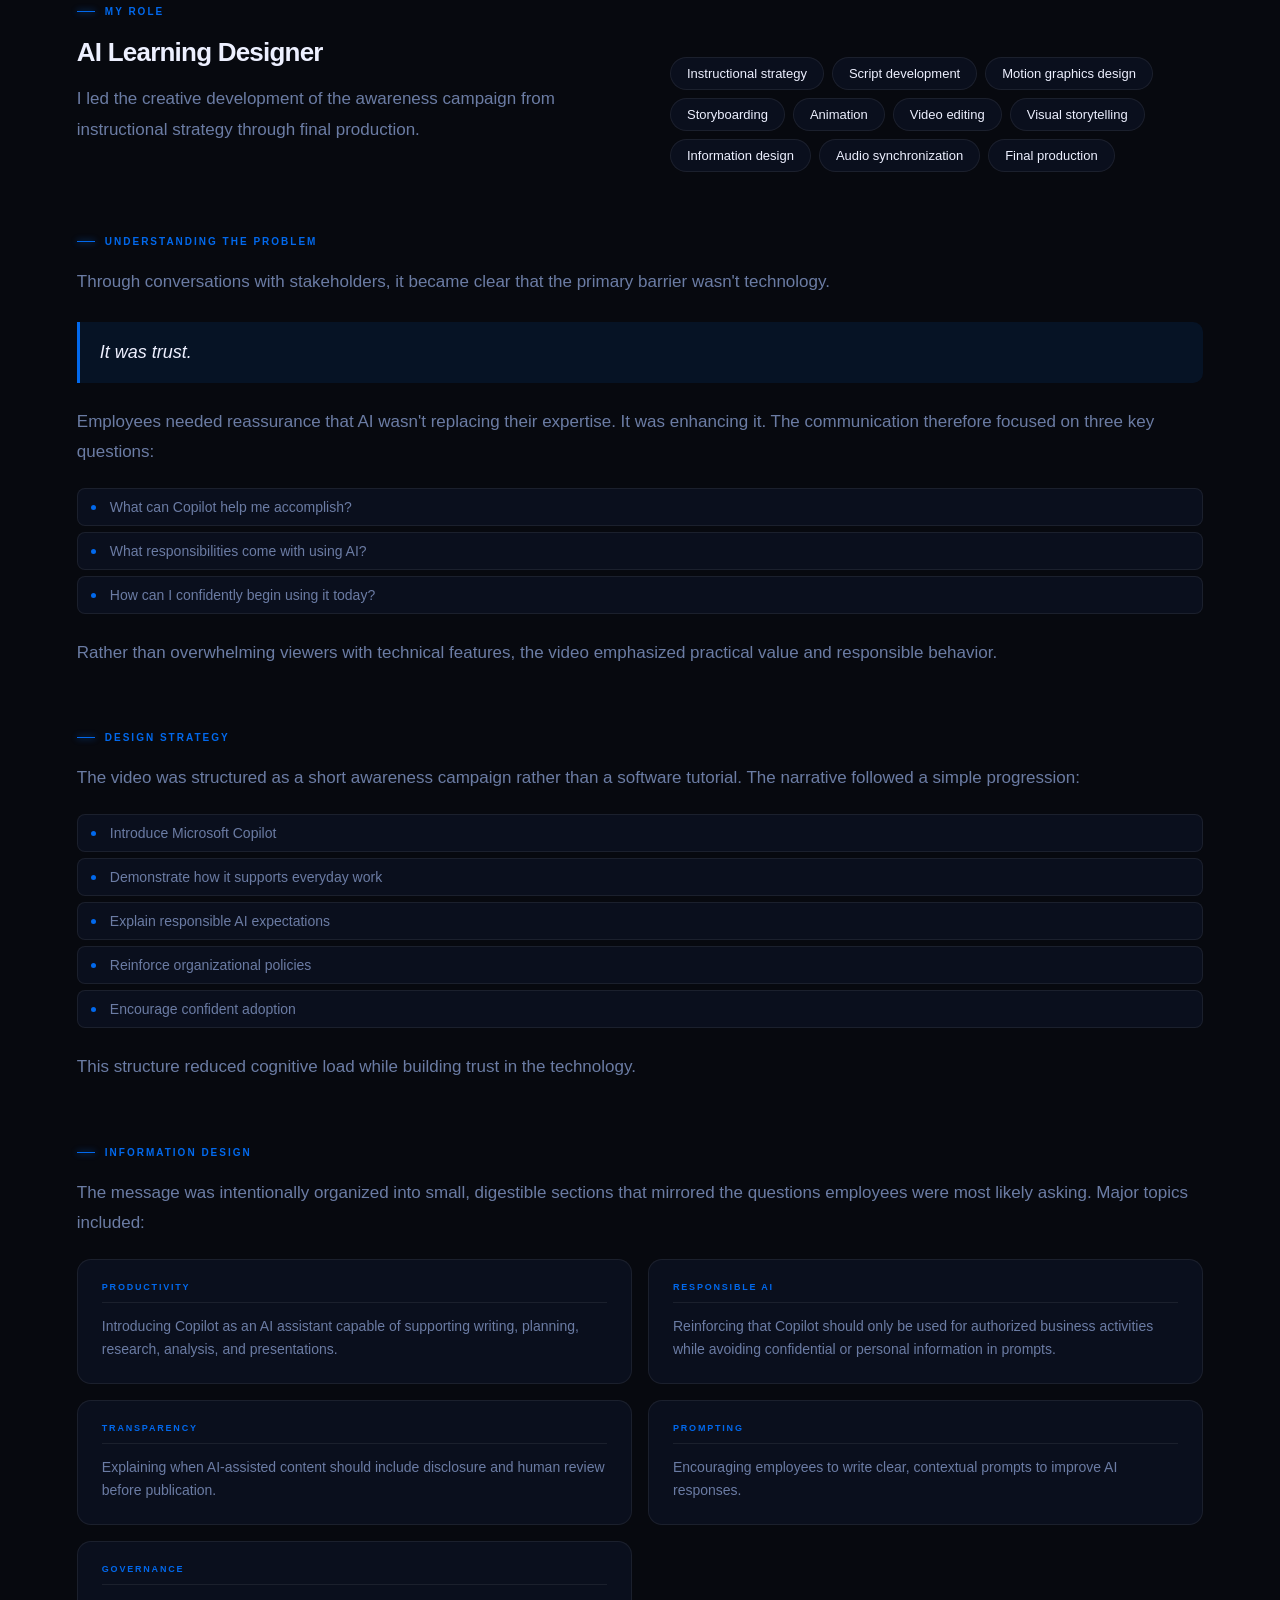
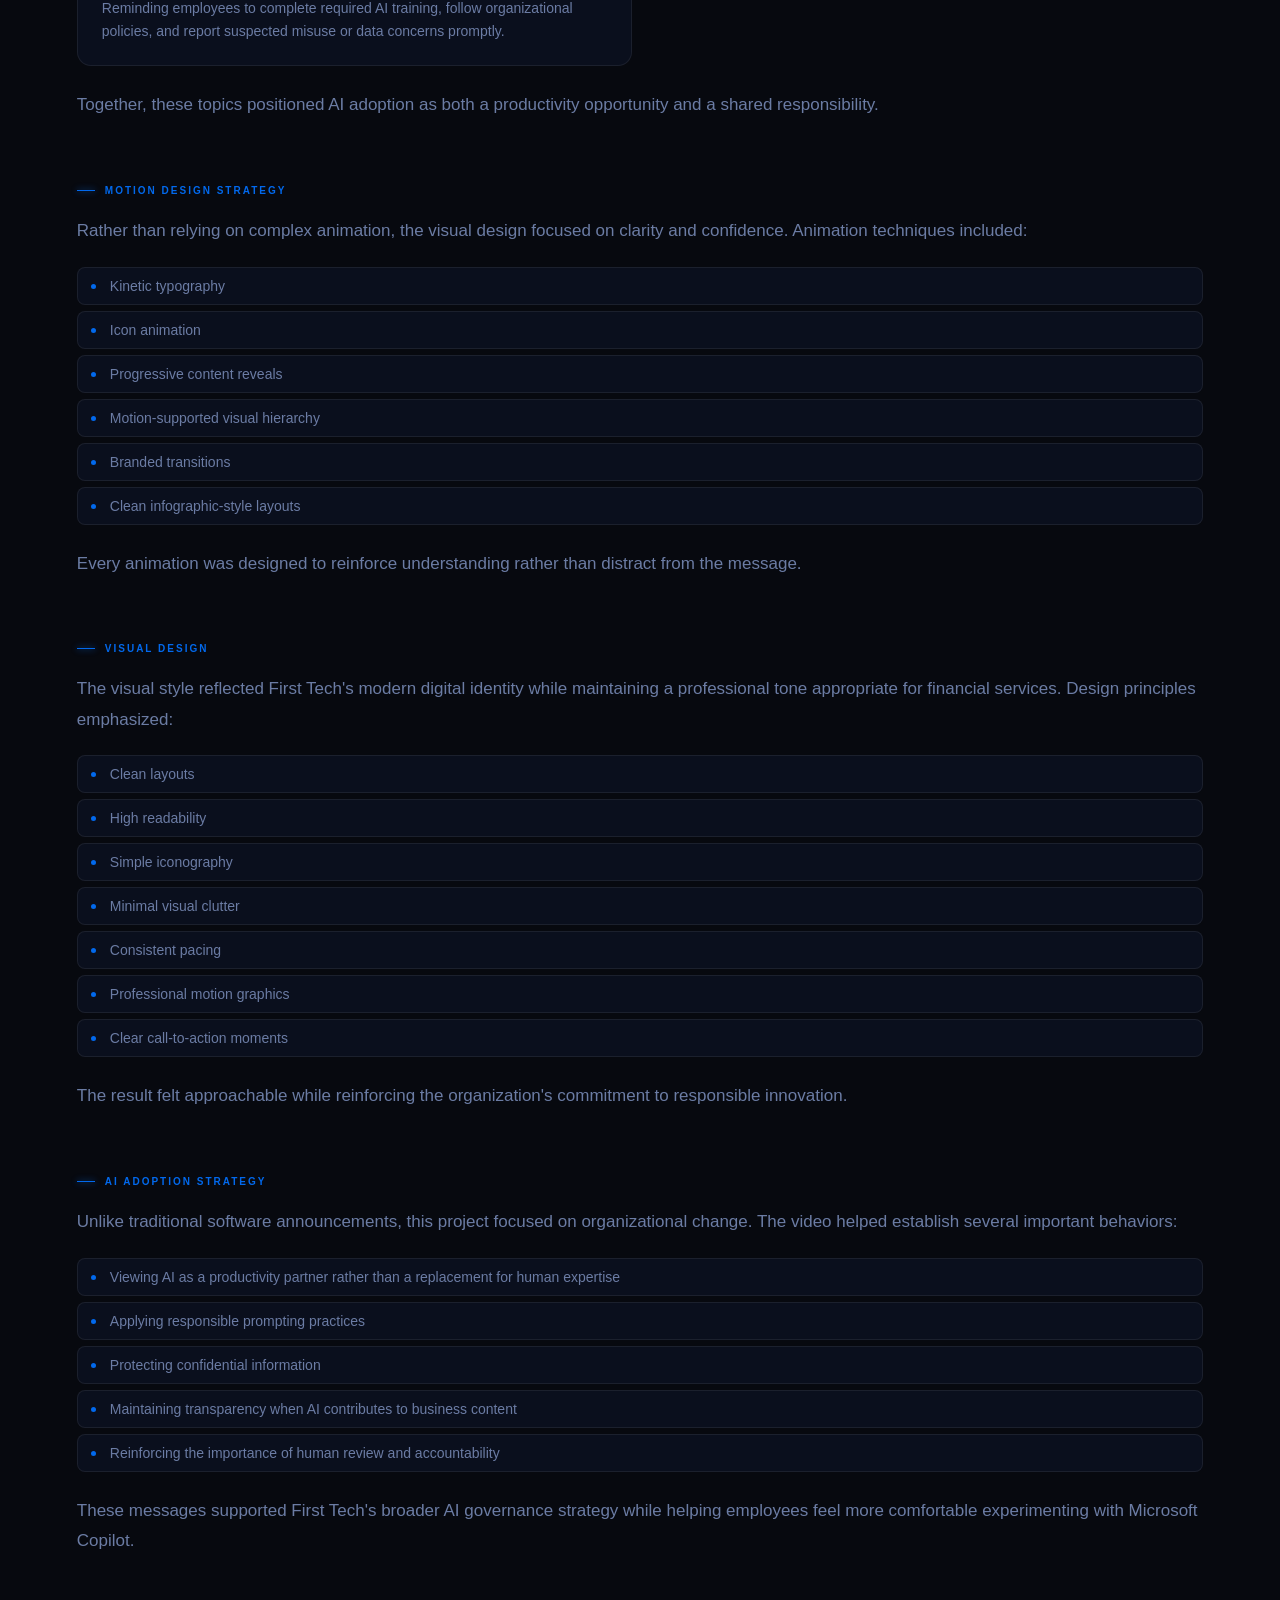
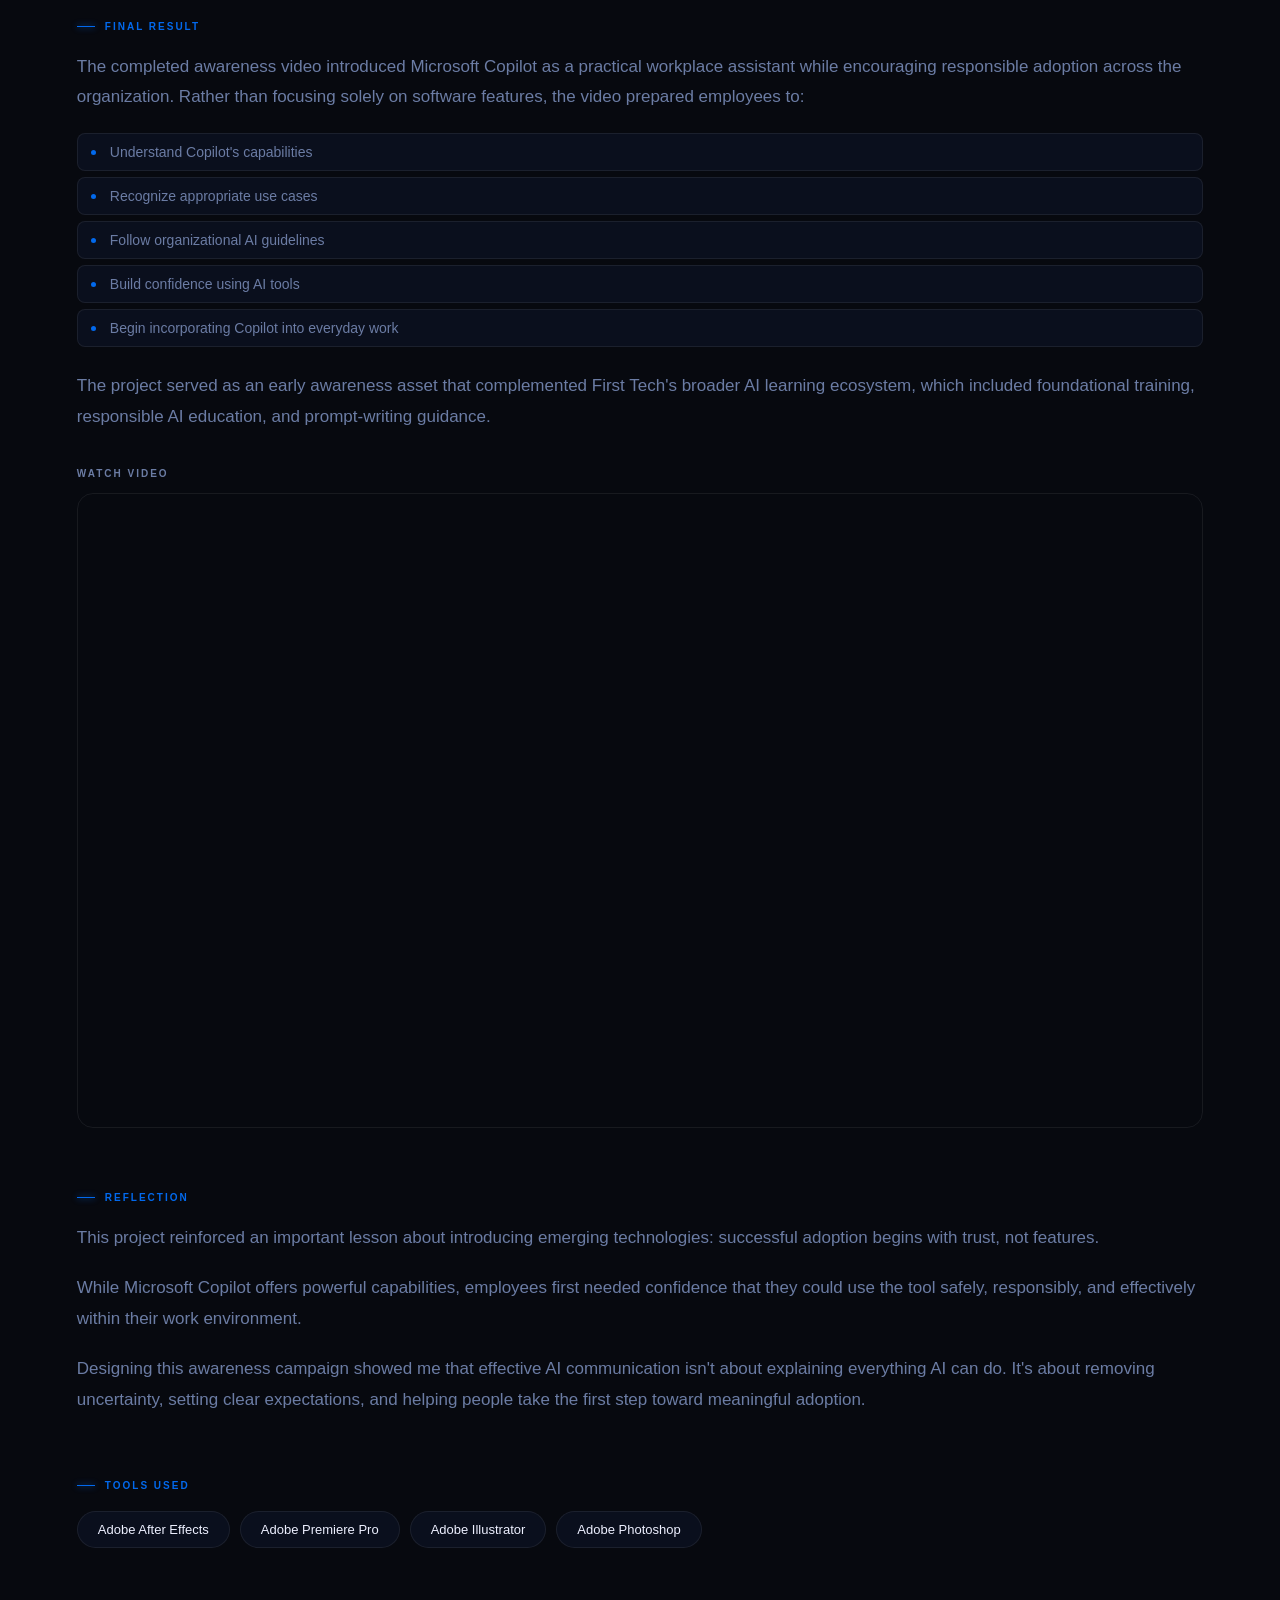
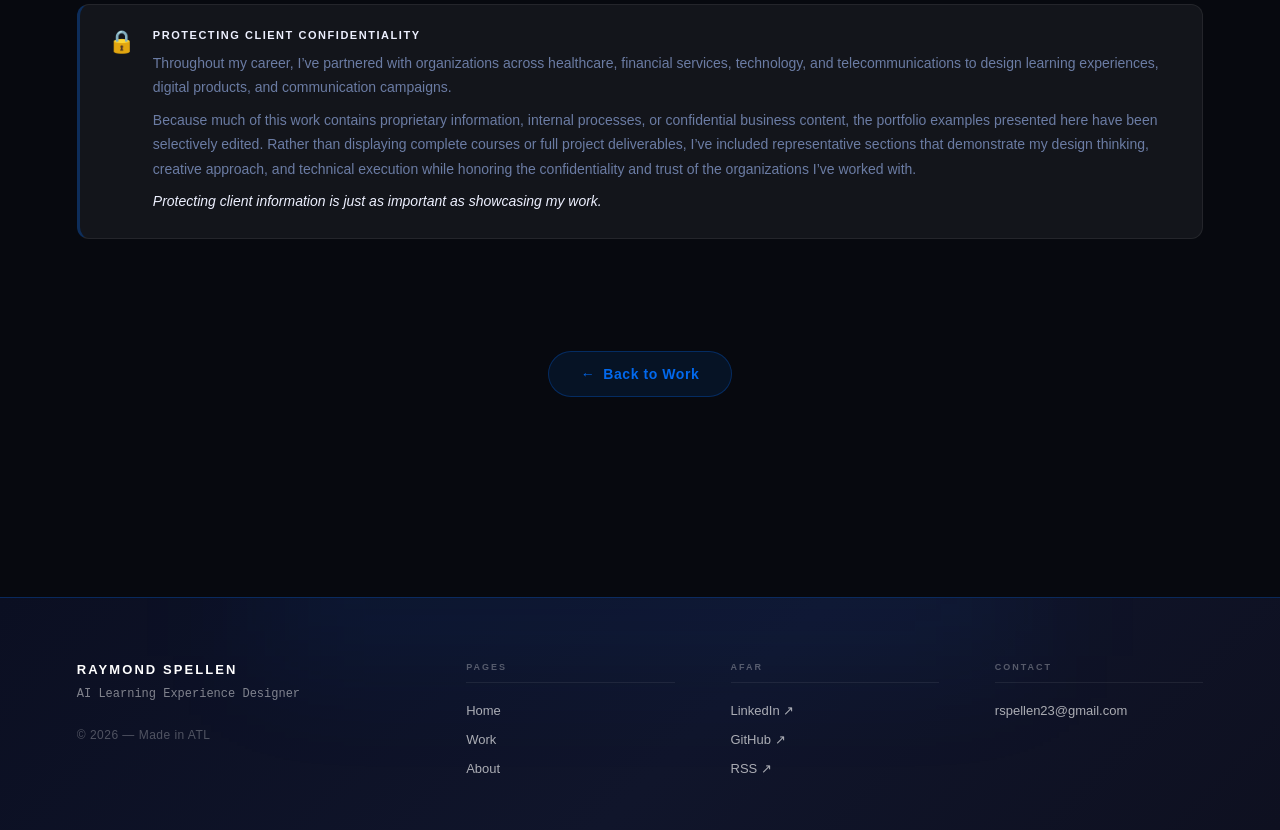
<file: copilot-in-action.html>
<!DOCTYPE html>
<html lang="en" data-theme="dark">
<head>
<meta charset="UTF-8" />
<meta name="viewport" content="width=device-width, initial-scale=1.0" />
<title>Microsoft Copilot in Action at First Tech | Raymond Spellen</title>
<link rel="stylesheet" href="footer.css" />

<script>
(function(){var s=localStorage.getItem("rs-theme");if(s)document.documentElement.dataset.theme=s;})();
</script>

<style>
:root {
  --bg:           #07090f;
  --surface:      #0d1223;
  --card:         rgba(13, 18, 35, 0.75);
  --text:         #edf0ff;
  --muted:        #6b7ca4;
  --accent:       #0269ed;
  --accent-lo:    rgba(2, 105, 237, 0.10);
  --accent-mid:   rgba(2, 105, 237, 0.22);
  --accent-glow:  rgba(2, 105, 237, 0.32);
  --border:       rgba(255, 255, 255, 0.07);
  --border-hi:    rgba(2, 105, 237, 0.30);
  --grid-line:    rgba(2, 105, 237, 0.045);
  --orb-opacity:  0.11;
  --nav-bg:       rgba(7, 9, 15, 0.65);
}
[data-theme="light"] {
  --bg:           #f1f4ff;
  --surface:      #ffffff;
  --card:         rgba(255, 255, 255, 0.82);
  --text:         #07090f;
  --muted:        #505d7e;
  --accent:       #0269ed;
  --accent-lo:    rgba(2, 105, 237, 0.07);
  --accent-mid:   rgba(2, 105, 237, 0.15);
  --accent-glow:  rgba(2, 105, 237, 0.22);
  --border:       rgba(0, 0, 0, 0.07);
  --border-hi:    rgba(2, 105, 237, 0.25);
  --grid-line:    rgba(2, 105, 237, 0.04);
  --orb-opacity:  0.05;
  --nav-bg:       rgba(241, 244, 255, 0.72);
}

*, *::before, *::after { box-sizing: border-box; margin: 0; padding: 0; }
html { scroll-behavior: smooth; }

body {
  font-family: Inter, -apple-system, Arial, sans-serif;
  background: var(--bg);
  color: var(--text);
  overflow-x: hidden;
  transition: background .4s ease, color .4s ease;
}
body::before {
  content: '';
  position: fixed; inset: 0;
  background-image:
    linear-gradient(var(--grid-line) 1px, transparent 1px),
    linear-gradient(90deg, var(--grid-line) 1px, transparent 1px);
  background-size: 64px 64px;
  pointer-events: none; z-index: 0;
  transition: background-image .4s ease;
}

.orb {
  position: fixed; border-radius: 50%;
  filter: blur(100px);
  opacity: var(--orb-opacity);
  pointer-events: none; z-index: 0;
  will-change: transform;
  transition: opacity .4s ease;
}
.orb-1 { width:600px;height:600px;background:#0d9488;top:-200px;right:-150px;animation:drift 12s ease-in-out infinite; }
.orb-2 { width:400px;height:400px;background:#7c3aed;bottom:20%;left:-100px;animation:drift 14s ease-in-out infinite reverse; }

@keyframes drift { 0%,100%{transform:translateY(0)} 50%{transform:translateY(-36px)} }
@keyframes pulse { 0%,100%{opacity:1} 50%{opacity:.3} }

nav, main, footer { position: relative; z-index: 1; }

/* ─── Nav ─── */
nav {
  position: fixed; top:0;left:0;right:0; z-index:200;
  padding:16px 6vw;
  display:flex; justify-content:space-between; align-items:center;
  background:var(--nav-bg);
  backdrop-filter:blur(20px); -webkit-backdrop-filter:blur(20px);
  border-bottom:1px solid var(--border);
  transition:background .4s ease;
}
.nav-logo-svg { width:72px; height:auto; display:block; }
.nav-logo-link { display:flex; line-height:0; }
.nav-logo-svg .cls-1 { fill:#0269ed; }
.nav-right { display:flex; align-items:center; gap:20px; }
.back-link {
  display:inline-flex; align-items:center; gap:6px;
  font-size:13px; color:var(--muted); text-decoration:none;
  letter-spacing:.03em; transition:color .2s;
}
.back-link:hover { color:var(--text); }
.back-link::before { content:'←'; }
.theme-btn {
  display:flex; align-items:center; gap:7px;
  padding:7px 16px; border-radius:999px;
  border:1px solid var(--border-hi);
  background:var(--accent-lo); color:var(--muted);
  font-size:13px; font-family:inherit; cursor:pointer;
  transition:all .25s ease;
}
.theme-btn:hover { color:var(--text); border-color:var(--accent); }
.icon-sun,.icon-moon { width:15px;height:15px;display:none; }
[data-theme="dark"]  .icon-moon { display:block; }
[data-theme="light"] .icon-sun  { display:block; }
[data-theme="dark"]  .toggle-label::after { content:"Light"; }
[data-theme="light"] .toggle-label::after { content:"Dark"; }

/* ─── Hero ─── */
.case-hero {
  padding:140px 6vw 80px;
  display:grid; grid-template-columns:1fr 1fr;
  gap:60px; align-items:center;
}
.breadcrumb {
  display:flex; align-items:center; gap:8px;
  font-size:12px; color:var(--muted); letter-spacing:.06em; margin-bottom:40px;
}
.breadcrumb a { color:var(--muted); text-decoration:none; transition:color .2s; }
.breadcrumb a:hover { color:var(--accent); }
.breadcrumb span { color:var(--border-hi); }
.case-cat {
  display:inline-flex; align-items:center; gap:8px;
  font-size:11px; font-weight:700; letter-spacing:.2em; text-transform:uppercase;
  color:var(--accent); border:1px solid var(--border-hi);
  padding:5px 14px; border-radius:999px; background:var(--accent-lo);
  margin-bottom:28px;
}
.case-hero h1 {
  font-size:clamp(28px,3.6vw,52px);
  letter-spacing:-0.05em; line-height:1.05; font-weight:800; margin-bottom:20px;
}
.case-subtitle { font-size:18px; color:var(--muted); line-height:1.6; margin-bottom:24px; max-width:560px; }

.type-tags { display:flex; flex-wrap:wrap; gap:6px; margin-bottom:32px; }
.type-pill {
  font-size:10px; font-weight:600; letter-spacing:.1em; text-transform:uppercase;
  padding:5px 12px; border-radius:999px;
  background:rgba(255,255,255,.05); border:1px solid var(--border); color:var(--muted);
}
[data-theme="light"] .type-pill { background:rgba(0,0,0,.04); }

.meta-row {
  display:flex; gap:0;
  border:1px solid var(--border); border-radius:14px;
  overflow:hidden; background:var(--card); backdrop-filter:blur(12px);
}
.meta-cell { flex:1; padding:16px 18px; border-right:1px solid var(--border); }
.meta-cell:last-child { border-right:none; }
.meta-label { font-size:10px; font-weight:700; letter-spacing:.18em; text-transform:uppercase; color:var(--muted); margin-bottom:5px; }
.meta-val { font-size:13px; font-weight:600; color:var(--text); }

/* ─── Hero Panel ─── */
.hero-panel {
  background:var(--card); backdrop-filter:blur(20px);
  border:1px solid var(--border-hi); border-radius:20px;
  padding:36px; position:relative; overflow:hidden;
}
.hero-panel::before {
  content:''; position:absolute; top:0;left:0;right:0; height:2px;
  background:linear-gradient(90deg, #0d9488, #7c3aed);
}
.panel-badge {
  display:flex; align-items:center; gap:8px;
  font-size:10px; font-weight:700; letter-spacing:.2em; text-transform:uppercase;
  color:var(--accent); margin-bottom:24px;
}
.panel-dot {
  width:7px;height:7px; background:var(--accent); border-radius:50%;
  box-shadow:0 0 8px var(--accent); animation:pulse 2s ease-in-out infinite;
}
.panel-stats { display:grid; grid-template-columns:repeat(3,1fr); gap:4px; margin-bottom:24px; }
.panel-stat { text-align:center; padding:14px 8px; }
.panel-stat-num { display:block; font-size:32px; font-weight:800; letter-spacing:-.05em; color:var(--text); line-height:1; }
.panel-stat-desc { display:block; font-size:11px; color:var(--muted); margin-top:6px; line-height:1.3; }
.panel-divider { height:1px; background:var(--border); margin-bottom:20px; }

.engagement-phases { display:flex; flex-direction:column; gap:8px; }
.engagement-phase {
  display:flex; align-items:center; gap:12px;
  padding:12px 16px;
  background:rgba(2,105,237,.04); border:1px solid var(--border);
  border-radius:10px; font-size:12px; color:var(--text); font-weight:500;
  transition:border-color .2s;
}
.engagement-phase:hover { border-color:var(--border-hi); }
.phase-num {
  width:26px; height:26px; border-radius:50%;
  background:var(--accent-lo); border:1px solid var(--border-hi);
  display:flex; align-items:center; justify-content:center;
  font-size:9px; font-weight:700; color:var(--accent); flex-shrink:0;
}

/* ─── Case Divider ─── */
.case-divider { height:1px; background:var(--border); margin:0 6vw; }

/* ─── Content layout ─── */
main { padding-bottom:120px; }
.cs-section { padding:64px 6vw 0; }
.cs-row { display:grid; grid-template-columns:1fr 1fr; gap:60px; align-items:start; }
.cs-row.full { grid-template-columns:1fr; }
.cs-label {
  font-size:10px; font-weight:700; letter-spacing:.2em; text-transform:uppercase;
  color:var(--accent); display:flex; align-items:center; gap:10px; margin-bottom:20px;
}
.cs-label::before {
  content:''; width:18px; height:1px; background:var(--accent); box-shadow:0 0 6px var(--accent);
}
.cs-body p { font-size:17px; color:var(--muted); line-height:1.8; margin-bottom:20px; }
.cs-body p:last-child { margin-bottom:0; }
.section-intro { font-size:17px; color:var(--muted); line-height:1.8; margin-bottom:20px; }

/* ─── Goal / bullet lists ─── */
.goal-list { list-style:none; display:flex; flex-direction:column; gap:6px; }
.goal-list li {
  font-size:14px; color:var(--muted); padding:10px 14px 10px 32px;
  background:var(--card); border:1px solid var(--border); border-radius:8px; position:relative;
}
.goal-list li::before {
  content:''; position:absolute; left:13px; top:16px;
  width:5px; height:5px; background:var(--accent); border-radius:50%;
}

/* ─── My Role ─── */
.role-title { font-size:26px; font-weight:800; letter-spacing:-.03em; color:var(--text); margin-bottom:16px; }
.role-desc { font-size:17px; color:var(--muted); line-height:1.8; }
.responsibility-grid { display:flex; flex-wrap:wrap; gap:8px; margin-top:20px; }
.responsibility-pill {
  padding:8px 16px; background:var(--card); border:1px solid var(--border); border-radius:999px;
  font-size:13px; font-weight:500; color:var(--text); transition:border-color .2s, color .2s;
}
.responsibility-pill:hover { border-color:var(--border-hi); color:var(--accent); }

/* ─── Key message callout ─── */
.key-message {
  font-size:18px; font-style:italic; font-weight:500;
  color:var(--text); line-height:1.6;
  border-left:3px solid var(--accent);
  padding:16px 20px;
  background:var(--accent-lo);
  border-radius:0 10px 10px 0;
  margin:24px 0;
}

/* ─── Info topic cards ─── */
.info-grid { display:grid; grid-template-columns:1fr 1fr; gap:16px; margin-top:8px; }
.info-card {
  padding:22px 24px; background:var(--card); border:1px solid var(--border);
  border-radius:14px;
}
.info-card-label {
  font-size:9px; font-weight:700; letter-spacing:.2em; text-transform:uppercase;
  color:var(--accent); margin-bottom:12px; padding-bottom:10px; border-bottom:1px solid var(--border);
}
.info-card p { font-size:14px; color:var(--muted); line-height:1.65; }

/* ─── Tools ─── */
.tools-grid { display:flex; flex-wrap:wrap; gap:10px; margin-top:8px; }
.tool-badge {
  padding:10px 20px; background:var(--card); border:1px solid var(--border); border-radius:999px;
  font-size:13px; font-weight:500; color:var(--text); transition:border-color .2s, color .2s;
}
.tool-badge:hover { border-color:var(--border-hi); color:var(--accent); }

/* ─── Video embed ─── */
.video-section-label {
  font-size:10px; font-weight:700; letter-spacing:.2em; text-transform:uppercase;
  color:var(--muted); margin:0 0 14px;
}
.video-block { margin-top:36px; margin-bottom:36px; }
.video-block:last-child { margin-bottom:0; }
.video-wrap-outer {
  border-radius:16px; overflow:hidden; border:1px solid var(--border);
}

/* ─── Back CTA ─── */
.back-cta { padding:60px 6vw 0; text-align:center; }
.back-btn {
  display:inline-flex; align-items:center; gap:8px;
  padding:14px 32px; border:1px solid var(--border-hi); border-radius:999px;
  background:var(--accent-lo); color:var(--accent);
  text-decoration:none; font-size:14px; font-weight:600; letter-spacing:.04em;
  transition:all .25s ease;
}
.back-btn:hover { background:var(--accent); color:#fff; border-color:var(--accent); }
.back-btn::before { content:'←'; }

/* ─── Reveal ─── */
.reveal { opacity:0; transform:translateY(20px); }

/* ─── Responsive ─── */
@media (max-width:900px) {
  .case-hero { grid-template-columns:1fr; gap:40px; }
  .cs-row { grid-template-columns:1fr; gap:32px; }
  .info-grid { grid-template-columns:1fr; }
}

/* ─── Audio Player ─── */
.audio-player { position:fixed; bottom:28px; right:28px; z-index:300; background:var(--card); backdrop-filter:blur(20px); -webkit-backdrop-filter:blur(20px); border:1px solid var(--border-hi); border-radius:18px; padding:18px 22px; min-width:248px; box-shadow:0 8px 40px rgba(0,0,0,.28),0 0 0 1px var(--border); transition:background .4s ease,border-color .4s ease,padding .25s ease,min-width .25s ease; overflow:hidden; }
.audio-player::before { content:''; position:absolute; top:0; left:0; right:0; height:2px; background:linear-gradient(90deg,var(--accent),#5c2eed); border-radius:18px 18px 0 0; }
.ap-header { display:flex; align-items:center; gap:10px; margin-bottom:14px; }
.ap-icon { width:30px; height:30px; flex-shrink:0; background:var(--accent-lo); border:1px solid var(--border-hi); border-radius:8px; display:flex; align-items:center; justify-content:center; color:var(--accent); }
.ap-icon svg { width:14px; height:14px; }
.ap-track { flex:1; min-width:0; }
.ap-title { display:block; font-size:12px; font-weight:600; color:var(--text); white-space:nowrap; overflow:hidden; text-overflow:ellipsis; letter-spacing:.01em; }
.ap-label { display:block; font-size:10px; color:var(--muted); letter-spacing:.06em; text-transform:uppercase; margin-top:1px; }
.ap-controls { display:flex; align-items:center; gap:10px; }
.ap-play-btn { flex-shrink:0; width:34px; height:34px; border-radius:50%; border:1px solid var(--border-hi); background:var(--accent); color:#fff; display:flex; align-items:center; justify-content:center; cursor:pointer; font-family:inherit; transition:background .2s,transform .15s; }
.ap-play-btn:hover { background:#0253c4; transform:scale(1.08); }
.ap-play-btn svg { width:13px; height:13px; }
.ap-progress-wrap { flex:1; height:4px; background:var(--border); border-radius:2px; cursor:pointer; position:relative; overflow:hidden; }
.ap-progress-bar { height:100%; width:0%; background:var(--accent); border-radius:2px; transition:width .1s linear; }
.ap-time { font-size:10px; font-weight:600; color:var(--muted); letter-spacing:.05em; min-width:30px; text-align:right; font-family:'Courier New',monospace; }
.ap-min-btn { background:none; border:none; color:var(--muted); cursor:pointer; padding:4px 6px; display:flex; align-items:center; justify-content:center; border-radius:6px; margin-left:auto; flex-shrink:0; transition:color .2s,background .2s; }
.ap-min-btn:hover { color:var(--text); background:var(--accent-lo); }
.ap-min-btn svg { width:14px; height:14px; transition:transform .3s ease; }
.audio-player.is-min { padding:12px 16px; min-width:0; }
.audio-player.is-min .ap-header { margin-bottom:0; }
.audio-player.is-min .ap-track,.audio-player.is-min .ap-controls { display:none; }
.audio-player.is-min .ap-min-btn svg { transform:rotate(180deg); }

/* ─── Site Footer ─── */
.conf-notice-wrap { padding:56px 6vw 52px; }
.conf-notice { display:flex; gap:18px; align-items:flex-start; background:rgba(255,255,255,.05); border:1px solid var(--border); border-left:3px solid var(--border-hi); border-radius:12px; padding:24px 28px; }
[data-theme="light"] .conf-notice { background:rgba(0,0,0,.04); }
.conf-notice-icon { font-size:22px; flex-shrink:0; line-height:1; margin-top:2px; }
.conf-notice-title { font-size:11px; font-weight:700; letter-spacing:.14em; text-transform:uppercase; color:var(--text); margin-bottom:10px; }
.conf-notice-text { font-size:14px; color:var(--muted); line-height:1.75; margin-bottom:8px; }
.conf-notice-text:last-child { margin-bottom:0; }
.conf-notice-closing { font-style:italic; color:var(--text) !important; }
.site-footer { display:block !important; background:linear-gradient(135deg,#0b0f22 0%,#10152b 55%,#0e1020 100%); border-top:1px solid rgba(2,105,237,.28); padding:64px 6vw 52px; margin-top:80px; position:relative; z-index:1; overflow:hidden; }
[data-theme="light"] .site-footer { background:linear-gradient(135deg,#e4eaff 0%,#eef1ff 55%,#dde6ff 100%); border-top:1px solid rgba(2,105,237,.18); }
.footer-inner { display:grid !important; grid-template-columns:1.6fr 1fr 1fr 1fr; gap:56px; align-items:start; }
.footer-brand { display:flex !important; flex-direction:column !important; }
.footer-name { font-size:13px; font-weight:800; letter-spacing:.16em; text-transform:uppercase; color:#fff; margin-bottom:8px; }
[data-theme="light"] .footer-name { color:#07090f; }
.footer-tagline { font-family:'Courier New',monospace; font-size:12px; color:rgba(255,255,255,.48); line-height:1.6; margin-bottom:24px; }
[data-theme="light"] .footer-tagline { color:#505d7e; }
.footer-copy { font-size:12px; color:rgba(255,255,255,.28); }
[data-theme="light"] .footer-copy { color:#9aa5c4; }
.footer-col { display:flex !important; flex-direction:column !important; gap:11px; }
.footer-col-label { display:block; font-size:9px; font-weight:700; letter-spacing:.22em; text-transform:uppercase; color:rgba(255,255,255,.3); margin-bottom:8px; padding-bottom:10px; border-bottom:1px solid rgba(255,255,255,.07); }
[data-theme="light"] .footer-col-label { color:#7a89b0; border-bottom-color:rgba(0,0,0,.07); }
.footer-col a { font-size:13px; color:rgba(255,255,255,.65); text-decoration:none; transition:color .2s; }
.footer-col a:hover { color:#0269ed; }
[data-theme="light"] .footer-col a { color:#07090f; }
[data-theme="light"] .footer-col a:hover { color:#0269ed; }
@media(max-width:780px){.footer-inner{grid-template-columns:1fr 1fr !important;gap:36px;}.footer-brand{grid-column:1/-1;margin-bottom:8px;}}
@media(max-width:480px){.footer-inner{grid-template-columns:1fr !important;}}
</style>
</head>
<body>

<div class="orb orb-1"></div>
<div class="orb orb-2"></div>

<nav>
  <a href="index.html" class="nav-logo-link"><svg class="nav-logo-svg" viewBox="0 0 1119.99 461.88" xmlns="http://www.w3.org/2000/svg">
    <path class="cls-1" d="M122.86,336.76l-122.86.14,51.08-73.11,14.62-20.52c2.9-2.01,3.95-5.2,6.02-8.01l38.52-52.41c-39.26-16.86-68.72-46.02-66.66-90.72.02-36.71,24.75-66.36,58.06-79.94C121.98,3.89,143.37.39,165.79.38l215.58-.13,21.4.59-36.93,81.54c-34.11,20.93-61.34,50.14-78.95,86.01-6.89,14.04-11.42,28.09-13.55,43.73l-44.33.18-15.67.8-90.48,123.67ZM194.12,132.17l85.6-.16,26.28-57.83-120.31-.1c-9.86-.26-18.55,1.29-27.49,4.69-15.89,6.06-22.75,24.15-14.33,39.28,7.8,14.02,32.15,13.82,50.25,14.12Z"/>
    <path class="cls-1" d="M746.52,170.11c-41.01-4.36-80.49-13.59-121.05-20.85-36.13-6.47-71.23-11.73-107.86-14.17-29.82-1.98-58.53-.9-87.3,6.82-17.5,4.69-33.44,12.44-48.13,22.68-16.47,11.48-29.41,26.01-38.27,43.81-15.53,31.22-13.31,71.85,15.78,92.76l-19.06-6.13c-14.24-4.58-26.38-13.5-36.01-24.84-24.78-29.19-21.93-66.45-5.73-99.88,10.49-21.65,25.46-40.45,43.13-56.59,4-3.65,7.99-5.99,12.07-9.19l6.69-5.24c19.83-13.56,40.91-23.45,64.21-29.67l37.31-7.76c42.07-5.44,84.1-2.69,125.65,5.95l70.61,18.24,15.09,4.57,59.17,16.35c79.18,25.2,121,41.06,189.66,34.63s85.92-17.17,88.58-18.08c28.8-9.76,45.96-21.68,65.62-31.13l43.32-22.01c-57.28,35.37-111.01,80.38-176.34,98.19-18.41,5.02-35.52,12.22-98.81,11.55-30.35-.32-68.17-6.8-98.32-10Z"/>
    <path class="cls-1" d="M389.35,270.35c73.89-64.99,161.21-70.91,202.21-32.68,29.97,27.95,33,77.44,21.45,112.34-29.44,88.96-172.19,139.36-275.74,96.16-13.71-5.72-81.39-31.4-103.15-96.16-15.16-45.12-3.04-93.95,0-93.96,1.83,0,.04,17.59,5.11,34.72,16.6,56.14,105.76,102.1,188.94,86.81,55.87-10.27,110.69-33.31,96-80.68-8.28-26.7-49.24-41.07-52.09-41.87-42.02-11.91-77.17,11.49-82.72,15.32Z"/>
    <path class="cls-1" d="M412.84.25c7.83-1.89,171,5.68,322.09,73.8,65.77,29.65,86.09,35.79,115.6,40.58,130.66,21.21,242.15-42.4,240.19-40.58-3.19,2.97-108.45,83.8-246.89,58.12-3.77-.7-8.42-1.26-17.36-3.77-90.03-25.29-136.85-61.04-287.14-81.85-90.42-12.52-159.1,30.61-157.17,26.37,1.71-3.75,29.14-72.29,30.69-72.66Z"/>
  </svg></a>
  <div class="nav-right">
    <a href="index.html" class="back-link">Back to Portfolio</a>
    <button class="theme-btn" onclick="toggleTheme()">
      <svg class="icon-sun" viewBox="0 0 24 24" stroke="currentColor" fill="none" stroke-width="2">
        <circle cx="12" cy="12" r="5"/>
        <line x1="12" y1="1" x2="12" y2="3"/><line x1="12" y1="21" x2="12" y2="23"/>
        <line x1="4.22" y1="4.22" x2="5.64" y2="5.64"/><line x1="18.36" y1="18.36" x2="19.78" y2="19.78"/>
        <line x1="1" y1="12" x2="3" y2="12"/><line x1="21" y1="12" x2="23" y2="12"/>
        <line x1="4.22" y1="19.78" x2="5.64" y2="18.36"/><line x1="18.36" y1="5.64" x2="19.78" y2="4.22"/>
      </svg>
      <svg class="icon-moon" viewBox="0 0 24 24" stroke="currentColor" fill="none" stroke-width="2">
        <path d="M21 12.79A9 9 0 1 1 11.21 3 7 7 0 0 0 21 12.79z"/>
      </svg>
      <span class="toggle-label"></span>
    </button>
  </div>
</nav>

<main>

  <!-- ─── Hero ─── -->
  <div class="case-hero">
    <div class="hero-content">
      <div class="breadcrumb reveal">
        <a href="index.html">Portfolio</a><span>/</span>
        <a href="index.html#work">Work</a><span>/</span>
        Microsoft Copilot in Action at First Tech
      </div>
      <div class="case-cat reveal">AI</div>
      <h1 class="reveal">Microsoft Copilot<br>in Action at First Tech</h1>
      <p class="case-subtitle reveal">An AI awareness campaign that built employee confidence before training ever began</p>
      <div class="type-tags reveal">
        <span class="type-pill">AI Enablement</span>
        <span class="type-pill">Motion Graphics</span>
        <span class="type-pill">Change Management</span>
        <span class="type-pill">Internal Communications</span>
        <span class="type-pill">Product Awareness</span>
      </div>
      <div class="meta-row reveal">
        <div class="meta-cell">
          <div class="meta-label">Client</div>
          <div class="meta-val">First Tech Federal Credit Union</div>
        </div>
        <div class="meta-cell">
          <div class="meta-label">Year</div>
          <div class="meta-val">2025</div>
        </div>
        <div class="meta-cell">
          <div class="meta-label">Discipline</div>
          <div class="meta-val">AI Enablement</div>
        </div>
        <div class="meta-cell">
          <div class="meta-label">Role</div>
          <div class="meta-val">AI Learning Designer</div>
        </div>
      </div>
    </div>

    <div class="hero-panel reveal">
      <div class="panel-badge"><span class="panel-dot"></span> AI Awareness Campaign</div>
      <div class="panel-stats">
        <div class="panel-stat">
          <span class="panel-stat-num">1</span>
          <span class="panel-stat-desc">Awareness<br>Video</span>
        </div>
        <div class="panel-stat">
          <span class="panel-stat-num">5</span>
          <span class="panel-stat-desc">Key Topics<br>Covered</span>
        </div>
        <div class="panel-stat">
          <span class="panel-stat-num">2025</span>
          <span class="panel-stat-desc">Release<br>Year</span>
        </div>
      </div>
      <div class="panel-divider"></div>
      <div class="engagement-phases">
        <div class="engagement-phase">
          <div class="phase-num">01</div>
          Instructional Strategy &amp; Scripting
        </div>
        <div class="engagement-phase">
          <div class="phase-num">02</div>
          Animation &amp; Motion Design
        </div>
        <div class="engagement-phase">
          <div class="phase-num">03</div>
          Awareness Campaign Launch
        </div>
      </div>
    </div>
  </div>

  <div class="case-divider"></div>

  <!-- ─── Overview ─── -->
  <div class="cs-section reveal">
    <div class="cs-label">Overview</div>
    <div class="cs-row full">
      <div class="cs-body">
        <p>As First Tech Federal Credit Union expanded access to Microsoft Copilot, employees needed more than technical documentation. They needed confidence.</p>
        <p>Many employees were unfamiliar with how Copilot could support their work, while others were uncertain about responsible AI usage, privacy expectations, and organizational guidelines.</p>
        <p>To support early adoption, I created a motion graphics awareness video that introduced Microsoft Copilot as a workplace productivity partner while reinforcing safe, ethical, and responsible AI practices. The video served as an entry point into First Tech's broader AI learning strategy, helping employees understand not only what Copilot could do, but how to use it responsibly.</p>
      </div>
    </div>
  </div>

  <!-- ─── The Challenge ─── -->
  <div class="cs-section reveal">
    <div class="cs-label">The Challenge</div>
    <p class="section-intro">Introducing AI into the workplace involves more than enabling new software. Employees often have questions such as:</p>
    <ul class="goal-list">
      <li>What is Microsoft Copilot?</li>
      <li>How can it help me?</li>
      <li>Is it safe to use?</li>
      <li>What information should I avoid sharing?</li>
      <li>When should I disclose AI assistance?</li>
      <li>What happens if something goes wrong?</li>
    </ul>
    <p class="section-intro" style="margin-top:24px; margin-bottom:0;">Without clear guidance, uncertainty can slow adoption and reduce employee confidence. The challenge was creating a concise video that balanced enthusiasm for AI with responsible usage expectations.</p>
  </div>

  <!-- ─── My Role ─── -->
  <div class="cs-section reveal">
    <div class="cs-label">My Role</div>
    <div class="cs-row">
      <div>
        <div class="role-title">AI Learning Designer</div>
        <p class="role-desc">I led the creative development of the awareness campaign from instructional strategy through final production.</p>
      </div>
      <div>
        <div class="responsibility-grid">
          <span class="responsibility-pill">Instructional strategy</span>
          <span class="responsibility-pill">Script development</span>
          <span class="responsibility-pill">Motion graphics design</span>
          <span class="responsibility-pill">Storyboarding</span>
          <span class="responsibility-pill">Animation</span>
          <span class="responsibility-pill">Video editing</span>
          <span class="responsibility-pill">Visual storytelling</span>
          <span class="responsibility-pill">Information design</span>
          <span class="responsibility-pill">Audio synchronization</span>
          <span class="responsibility-pill">Final production</span>
        </div>
      </div>
    </div>
  </div>

  <!-- ─── Understanding the Problem ─── -->
  <div class="cs-section reveal">
    <div class="cs-label">Understanding the Problem</div>
    <p class="section-intro">Through conversations with stakeholders, it became clear that the primary barrier wasn't technology.</p>
    <div class="key-message">It was trust.</div>
    <p class="section-intro">Employees needed reassurance that AI wasn't replacing their expertise. It was enhancing it. The communication therefore focused on three key questions:</p>
    <ul class="goal-list">
      <li>What can Copilot help me accomplish?</li>
      <li>What responsibilities come with using AI?</li>
      <li>How can I confidently begin using it today?</li>
    </ul>
    <p class="section-intro" style="margin-top:24px; margin-bottom:0;">Rather than overwhelming viewers with technical features, the video emphasized practical value and responsible behavior.</p>
  </div>

  <!-- ─── Design Strategy ─── -->
  <div class="cs-section reveal">
    <div class="cs-label">Design Strategy</div>
    <p class="section-intro">The video was structured as a short awareness campaign rather than a software tutorial. The narrative followed a simple progression:</p>
    <ul class="goal-list">
      <li>Introduce Microsoft Copilot</li>
      <li>Demonstrate how it supports everyday work</li>
      <li>Explain responsible AI expectations</li>
      <li>Reinforce organizational policies</li>
      <li>Encourage confident adoption</li>
    </ul>
    <p class="section-intro" style="margin-top:24px; margin-bottom:0;">This structure reduced cognitive load while building trust in the technology.</p>
  </div>

  <!-- ─── Information Design ─── -->
  <div class="cs-section reveal">
    <div class="cs-label">Information Design</div>
    <p class="section-intro">The message was intentionally organized into small, digestible sections that mirrored the questions employees were most likely asking. Major topics included:</p>
    <div class="info-grid">
      <div class="info-card">
        <div class="info-card-label">Productivity</div>
        <p>Introducing Copilot as an AI assistant capable of supporting writing, planning, research, analysis, and presentations.</p>
      </div>
      <div class="info-card">
        <div class="info-card-label">Responsible AI</div>
        <p>Reinforcing that Copilot should only be used for authorized business activities while avoiding confidential or personal information in prompts.</p>
      </div>
      <div class="info-card">
        <div class="info-card-label">Transparency</div>
        <p>Explaining when AI-assisted content should include disclosure and human review before publication.</p>
      </div>
      <div class="info-card">
        <div class="info-card-label">Prompting</div>
        <p>Encouraging employees to write clear, contextual prompts to improve AI responses.</p>
      </div>
      <div class="info-card">
        <div class="info-card-label">Governance</div>
        <p>Reminding employees to complete required AI training, follow organizational policies, and report suspected misuse or data concerns promptly.</p>
      </div>
    </div>
    <p class="section-intro" style="margin-top:24px; margin-bottom:0;">Together, these topics positioned AI adoption as both a productivity opportunity and a shared responsibility.</p>
  </div>

  <!-- ─── Motion Design Strategy ─── -->
  <div class="cs-section reveal">
    <div class="cs-label">Motion Design Strategy</div>
    <p class="section-intro">Rather than relying on complex animation, the visual design focused on clarity and confidence. Animation techniques included:</p>
    <ul class="goal-list">
      <li>Kinetic typography</li>
      <li>Icon animation</li>
      <li>Progressive content reveals</li>
      <li>Motion-supported visual hierarchy</li>
      <li>Branded transitions</li>
      <li>Clean infographic-style layouts</li>
    </ul>
    <p class="section-intro" style="margin-top:24px; margin-bottom:0;">Every animation was designed to reinforce understanding rather than distract from the message.</p>
  </div>

  <!-- ─── Visual Design ─── -->
  <div class="cs-section reveal">
    <div class="cs-label">Visual Design</div>
    <p class="section-intro">The visual style reflected First Tech's modern digital identity while maintaining a professional tone appropriate for financial services. Design principles emphasized:</p>
    <ul class="goal-list">
      <li>Clean layouts</li>
      <li>High readability</li>
      <li>Simple iconography</li>
      <li>Minimal visual clutter</li>
      <li>Consistent pacing</li>
      <li>Professional motion graphics</li>
      <li>Clear call-to-action moments</li>
    </ul>
    <p class="section-intro" style="margin-top:24px; margin-bottom:0;">The result felt approachable while reinforcing the organization's commitment to responsible innovation.</p>
  </div>

  <!-- ─── AI Adoption Strategy ─── -->
  <div class="cs-section reveal">
    <div class="cs-label">AI Adoption Strategy</div>
    <p class="section-intro">Unlike traditional software announcements, this project focused on organizational change. The video helped establish several important behaviors:</p>
    <ul class="goal-list">
      <li>Viewing AI as a productivity partner rather than a replacement for human expertise</li>
      <li>Applying responsible prompting practices</li>
      <li>Protecting confidential information</li>
      <li>Maintaining transparency when AI contributes to business content</li>
      <li>Reinforcing the importance of human review and accountability</li>
    </ul>
    <p class="section-intro" style="margin-top:24px; margin-bottom:0;">These messages supported First Tech's broader AI governance strategy while helping employees feel more comfortable experimenting with Microsoft Copilot.</p>
  </div>

  <!-- ─── Final Result ─── -->
  <div class="cs-section reveal">
    <div class="cs-label">Final Result</div>
    <p class="section-intro">The completed awareness video introduced Microsoft Copilot as a practical workplace assistant while encouraging responsible adoption across the organization. Rather than focusing solely on software features, the video prepared employees to:</p>
    <ul class="goal-list">
      <li>Understand Copilot's capabilities</li>
      <li>Recognize appropriate use cases</li>
      <li>Follow organizational AI guidelines</li>
      <li>Build confidence using AI tools</li>
      <li>Begin incorporating Copilot into everyday work</li>
    </ul>
    <p class="section-intro" style="margin-top:24px; margin-bottom:0;">The project served as an early awareness asset that complemented First Tech's broader AI learning ecosystem, which included foundational training, responsible AI education, and prompt-writing guidance.</p>

    <div class="video-block">
      <div class="video-section-label">Watch Video</div>
      <div class="video-wrap-outer">
        <div style="padding:56.25% 0 0 0;position:relative;">
          <iframe src="https://player.vimeo.com/video/1206010681?badge=0&amp;autopause=0&amp;player_id=0&amp;app_id=58479"
            frameborder="0"
            allow="autoplay; fullscreen; picture-in-picture; clipboard-write; encrypted-media; web-share"
            referrerpolicy="strict-origin-when-cross-origin"
            style="position:absolute;top:0;left:0;width:100%;height:100%;"
            title="Microsoft Copilot in Action at First Tech">
          </iframe>
        </div>
      </div>
    </div>
  </div>

  <!-- ─── Reflection ─── -->
  <div class="cs-section reveal">
    <div class="cs-label">Reflection</div>
    <div class="cs-row full">
      <div class="cs-body">
        <p>This project reinforced an important lesson about introducing emerging technologies: successful adoption begins with trust, not features.</p>
        <p>While Microsoft Copilot offers powerful capabilities, employees first needed confidence that they could use the tool safely, responsibly, and effectively within their work environment.</p>
        <p>Designing this awareness campaign showed me that effective AI communication isn't about explaining everything AI can do. It's about removing uncertainty, setting clear expectations, and helping people take the first step toward meaningful adoption.</p>
      </div>
    </div>
  </div>

  <!-- ─── Tools Used ─── -->
  <div class="cs-section reveal">
    <div class="cs-label">Tools Used</div>
    <div class="tools-grid">
      <span class="tool-badge">Adobe After Effects</span>
      <span class="tool-badge">Adobe Premiere Pro</span>
      <span class="tool-badge">Adobe Illustrator</span>
      <span class="tool-badge">Adobe Photoshop</span>
    </div>
  </div>

  <!-- ─── Back CTA ─── -->
  <div class="conf-notice-wrap">
  <div class="conf-notice">
    <span class="conf-notice-icon">🔒</span>
    <div>
      <p class="conf-notice-title">Protecting Client Confidentiality</p>
      <p class="conf-notice-text">Throughout my career, I&#8217;ve partnered with organizations across healthcare, financial services, technology, and telecommunications to design learning experiences, digital products, and communication campaigns.</p>
      <p class="conf-notice-text">Because much of this work contains proprietary information, internal processes, or confidential business content, the portfolio examples presented here have been selectively edited. Rather than displaying complete courses or full project deliverables, I&#8217;ve included representative sections that demonstrate my design thinking, creative approach, and technical execution while honoring the confidentiality and trust of the organizations I&#8217;ve worked with.</p>
      <p class="conf-notice-text conf-notice-closing">Protecting client information is just as important as showcasing my work.</p>
    </div>
  </div>
</div>
<div class="back-cta reveal">
<a href="index.html#work" class="back-btn">Back to Work</a>
  </div>

</main>

<footer class="site-footer">
  <div class="footer-inner">
    <div class="footer-brand">
      <span class="footer-name">Raymond Spellen</span>
      <span class="footer-tagline">AI Learning Experience Designer</span>
      <span class="footer-copy">&copy; 2026 &mdash; Made in ATL</span>
    </div>
    <div class="footer-col">
      <span class="footer-col-label">Pages</span>
      <a href="index.html">Home</a>
      <a href="index.html#work">Work</a>
      <a href="index.html#about">About</a>
    </div>
    <div class="footer-col">
      <span class="footer-col-label">Afar</span>
      <a href="https://www.linkedin.com/in/rspellen/" target="_blank" rel="noopener">LinkedIn &#8599;</a>
      <a href="https://github.com/rspellen23" target="_blank" rel="noopener">GitHub &#8599;</a>
      <a href="#" target="_blank" rel="noopener">RSS &#8599;</a>
    </div>
    <div class="footer-col">
      <span class="footer-col-label">Contact</span>
      <a href="mailto:rspellen23@gmail.com">rspellen23@gmail.com</a>
    </div>
  </div>
</footer>

<script>
function toggleTheme() {
  var html = document.documentElement;
  html.dataset.theme = html.dataset.theme === "dark" ? "light" : "dark";
  localStorage.setItem("rs-theme", html.dataset.theme);
}

document.addEventListener("DOMContentLoaded", function() {
  var obs = new IntersectionObserver(function(entries) {
    entries.forEach(function(entry) {
      if (!entry.isIntersecting) return;
      entry.target.style.transition = "opacity .75s ease, transform .75s ease";
      entry.target.style.opacity = 1;
      entry.target.style.transform = "translateY(0)";
      obs.unobserve(entry.target);
    });
  }, { threshold: 0.08 });
  document.querySelectorAll(".reveal").forEach(function(el) { obs.observe(el); });
});
</script>



<div class="audio-player" id="audioPlayer">
  <audio id="audioEl" src="audio/me+you-peace.mp3" preload="auto"></audio>
  <div class="ap-header">
    <div class="ap-icon">
      <svg viewBox="0 0 24 24" fill="none" stroke="currentColor" stroke-width="2" stroke-linecap="round" stroke-linejoin="round">
        <path d="M9 18V5l12-2v13"/><circle cx="6" cy="18" r="3"/><circle cx="18" cy="16" r="3"/>
      </svg>
    </div>
    <div class="ap-track">
      <span class="ap-title">me + you &#8212; peace</span>
      <span class="ap-label">Now Playing</span>
    </div>
    <button class="ap-min-btn" id="apMinBtn" aria-label="Minimize player">
      <svg viewBox="0 0 24 24" fill="none" stroke="currentColor" stroke-width="2.5" stroke-linecap="round" stroke-linejoin="round"><polyline points="18 9 12 15 6 9"/></svg>
    </button>
  </div>
  <div class="ap-controls">
    <button class="ap-play-btn" id="apPlayBtn" aria-label="Play">
      <svg id="apPlayIcon" viewBox="0 0 24 24" fill="currentColor"><polygon points="5,3 19,12 5,21"/></svg>
    </button>
    <div class="ap-progress-wrap" id="apProgressWrap" role="slider" aria-label="Seek">
      <div class="ap-progress-bar" id="apBar"></div>
    </div>
    <span class="ap-time" id="apTime">0:00</span>
  </div>
</div>
<script src="https://player.vimeo.com/api/player.js"></script>
<script>
(function(){
  var audio=document.getElementById('audioEl'),playBtn=document.getElementById('apPlayBtn'),icon=document.getElementById('apPlayIcon'),bar=document.getElementById('apBar'),timeEl=document.getElementById('apTime'),wrap=document.getElementById('apProgressWrap');
  var DUCK=0.12,normalVol=1;
  var PP='<polygon points="5,3 19,12 5,21"/>',PA='<rect x="6" y="4" width="4" height="16"/><rect x="14" y="4" width="4" height="16"/>';
  function fmt(s){var m=Math.floor(s/60),sec=Math.floor(s%60);return m+':'+(sec<10?'0':'')+sec;}
  function save(){try{localStorage.setItem('rs-audio',JSON.stringify({playing:!audio.paused,time:audio.currentTime,vol:normalVol}));}catch(e){}}
  var st={};
  try{
    var _nav=(performance.getEntriesByType&&performance.getEntriesByType('navigation'))||[];
    if(_nav[0]&&_nav[0].type==='reload'){localStorage.removeItem('rs-audio');}
    else{st=JSON.parse(localStorage.getItem('rs-audio')||'{}');}
  }catch(e){}
  normalVol=st.vol!==undefined?st.vol:1;
  audio.volume=normalVol;
  audio.addEventListener('canplay',function(){if(st.time)audio.currentTime=st.time;if(st.playing)audio.play().catch(function(){});},{once:true});
  playBtn.addEventListener('click',function(){if(audio.paused)audio.play();else audio.pause();});
  audio.addEventListener('play',function(){icon.innerHTML=PA;playBtn.setAttribute('aria-label','Pause');save();});
  audio.addEventListener('pause',function(){icon.innerHTML=PP;playBtn.setAttribute('aria-label','Play');save();});
  audio.addEventListener('ended',function(){icon.innerHTML=PP;bar.style.width='0%';timeEl.textContent='0:00';save();});
  audio.addEventListener('timeupdate',function(){if(!audio.duration)return;bar.style.width=(audio.currentTime/audio.duration*100)+'%';timeEl.textContent=fmt(audio.currentTime);save();});
  wrap.addEventListener('click',function(e){if(!audio.duration)return;var r=wrap.getBoundingClientRect();audio.currentTime=((e.clientX-r.left)/r.width)*audio.duration;});
  window.addEventListener('beforeunload',save);
  function attachDuck(frs){frs.forEach(function(fr){fr.dataset.duck='1';var p=new Vimeo.Player(fr);p.on('play',function(){if(!audio.paused){normalVol=audio.volume>DUCK?audio.volume:normalVol;audio.volume=DUCK;}});p.on('pause',function(){audio.volume=normalVol;});p.on('ended',function(){audio.volume=normalVol;});});}
  function initDuck(){var frs=document.querySelectorAll('iframe[src*="vimeo"]:not([data-duck])');if(!frs.length)return;if(typeof Vimeo!=='undefined'){attachDuck(frs);}else{var s=document.createElement('script');s.src='https://player.vimeo.com/api/player.js';s.onload=function(){attachDuck(document.querySelectorAll('iframe[src*="vimeo"]:not([data-duck])'));};document.head.appendChild(s);}}
  window._rsAP={initDuck:initDuck};
  if(document.readyState==='loading')document.addEventListener('DOMContentLoaded',initDuck);else initDuck();
  var minBtn=document.getElementById('apMinBtn'),ap=document.getElementById('audioPlayer');
  if(localStorage.getItem('rs-audio-min')==='1')ap.classList.add('is-min');
  minBtn.addEventListener('click',function(e){e.stopPropagation();var m=ap.classList.toggle('is-min');if(m)localStorage.setItem('rs-audio-min','1');else localStorage.removeItem('rs-audio-min');});
})();
</script>

<script src="js/router.js"></script>
</body>
</html>
</file>
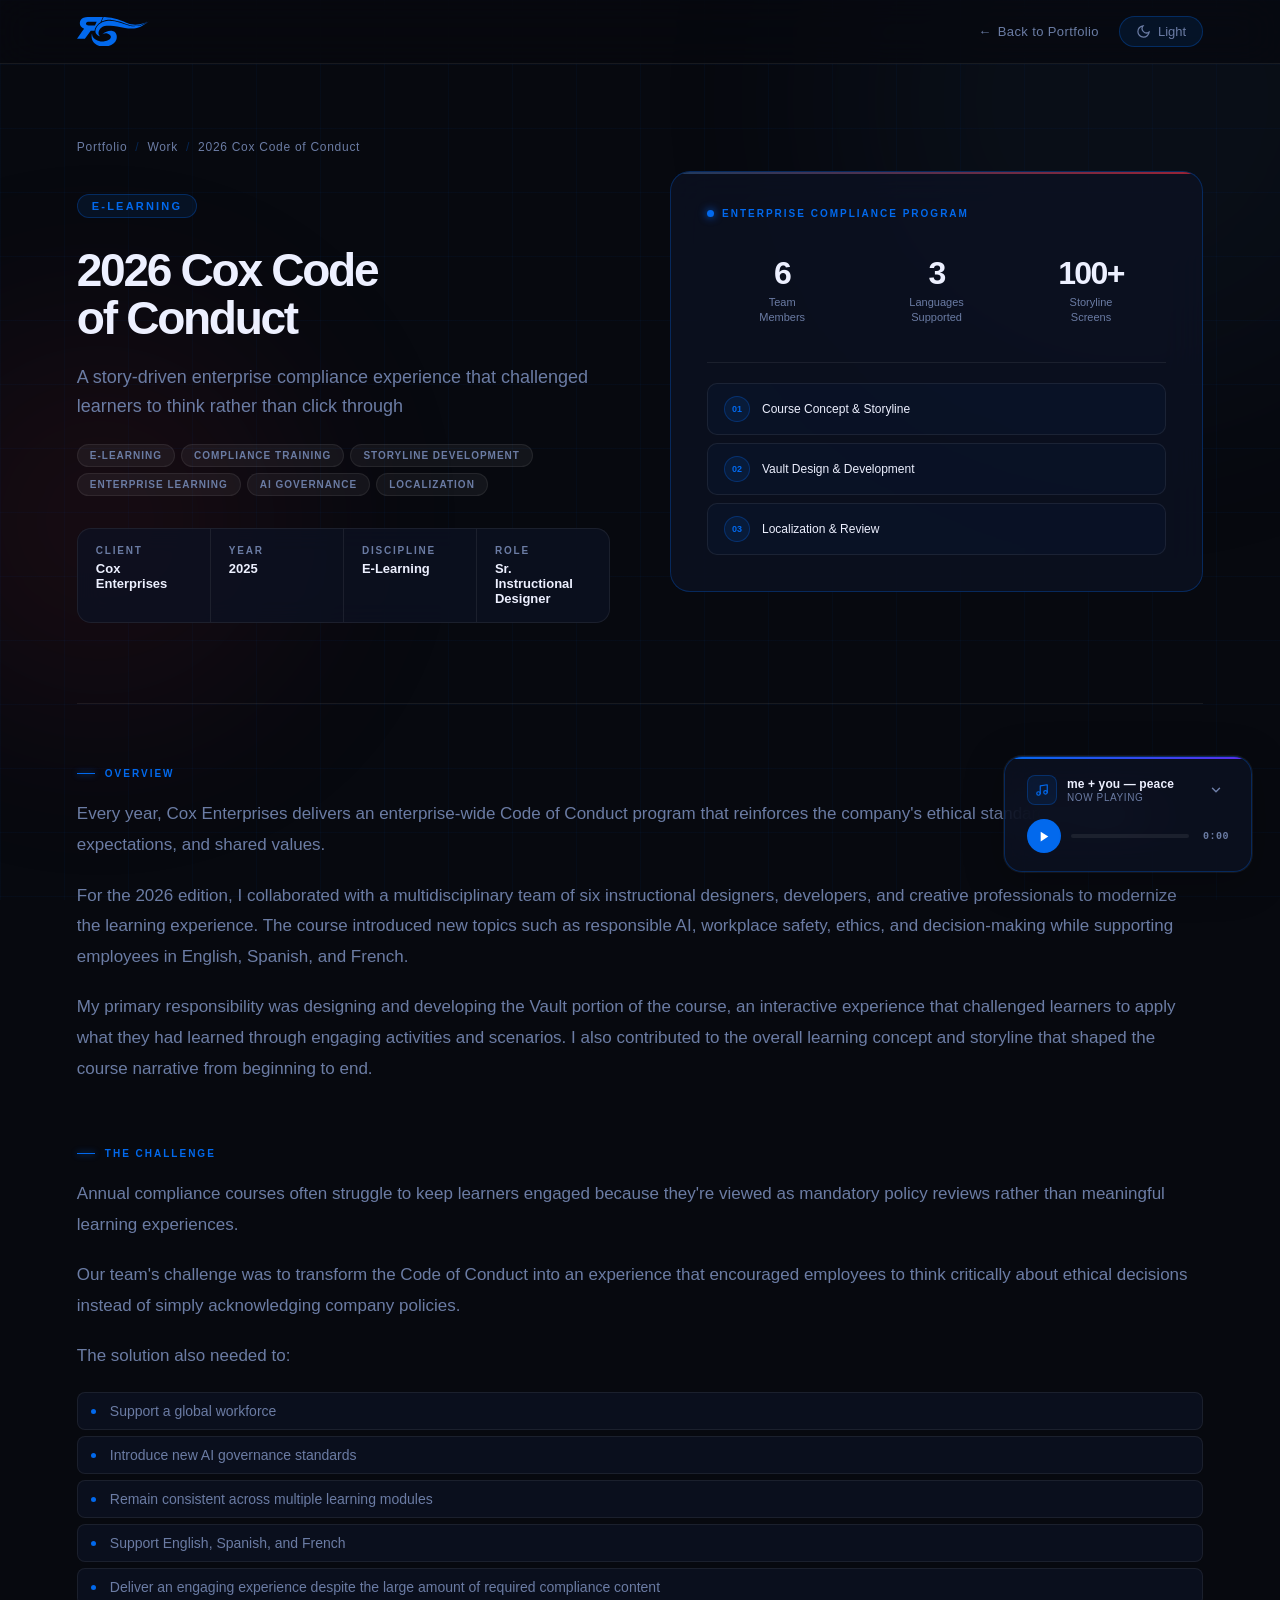
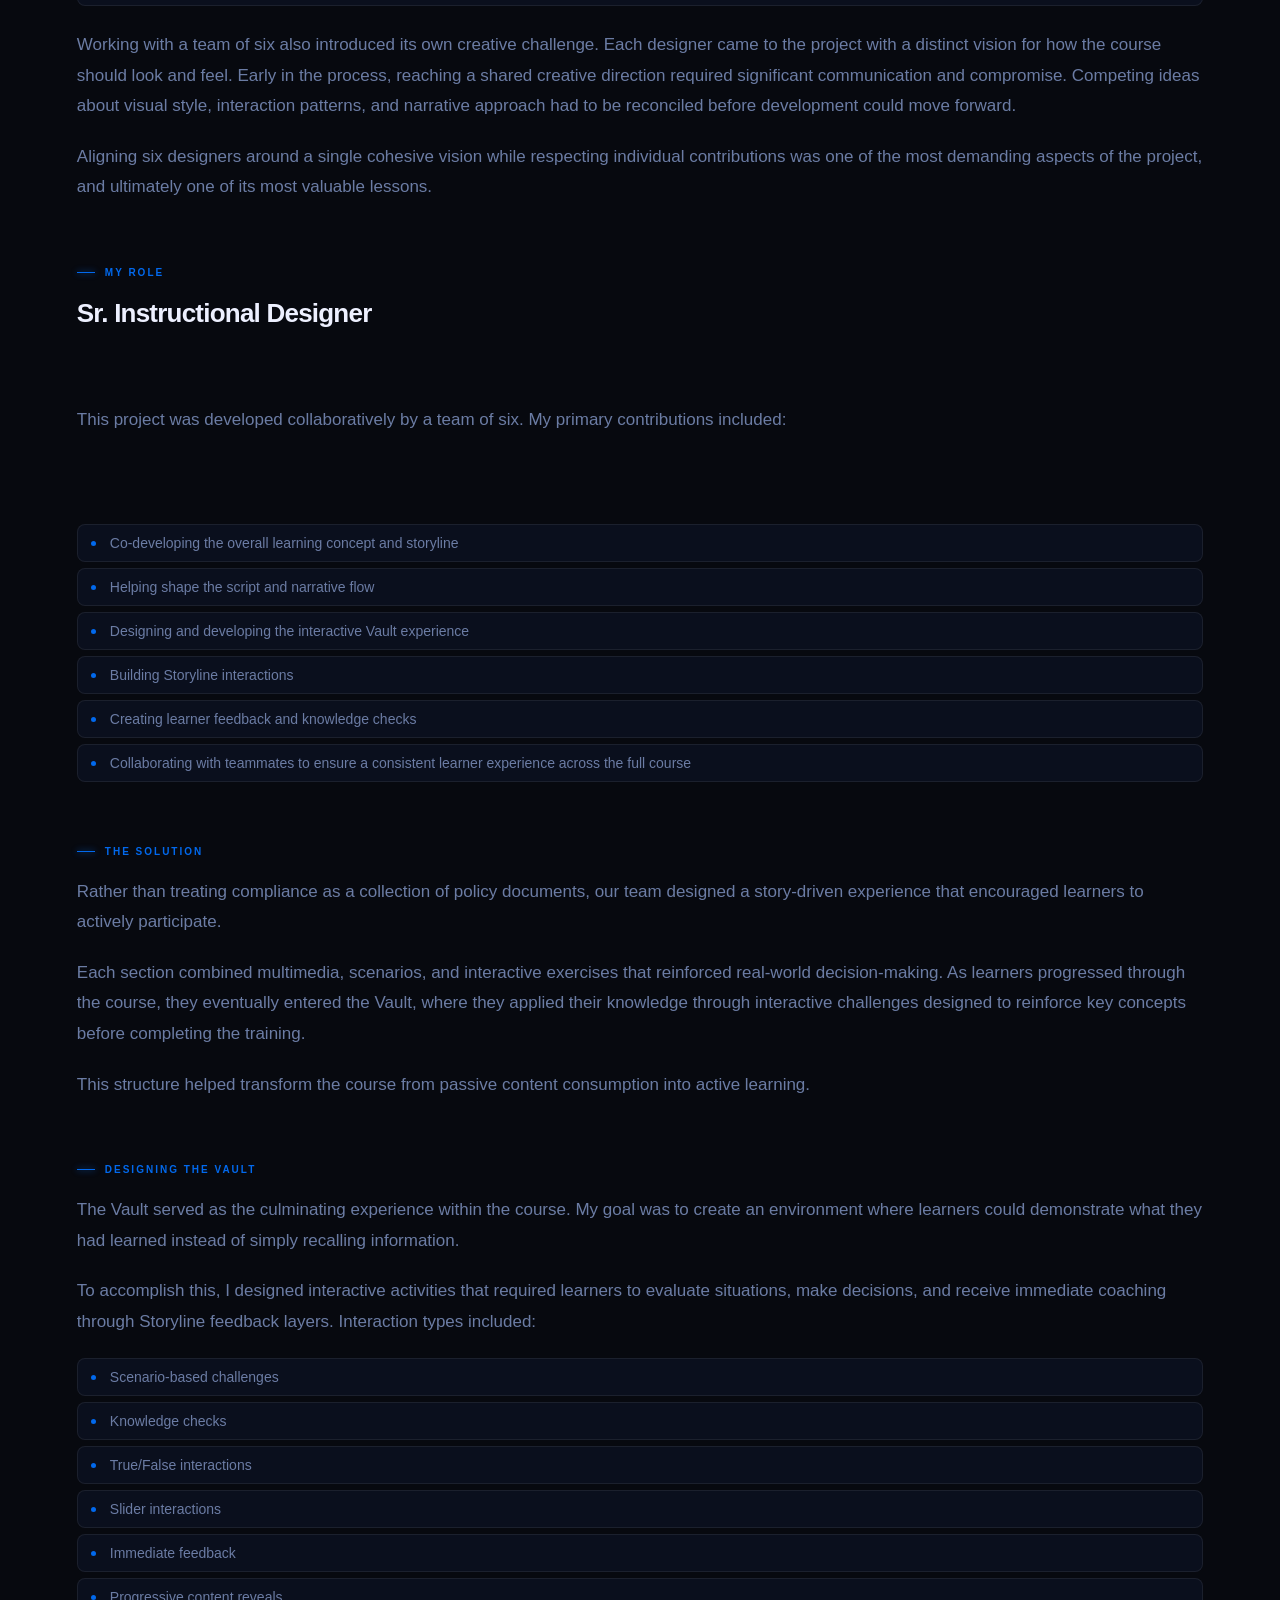
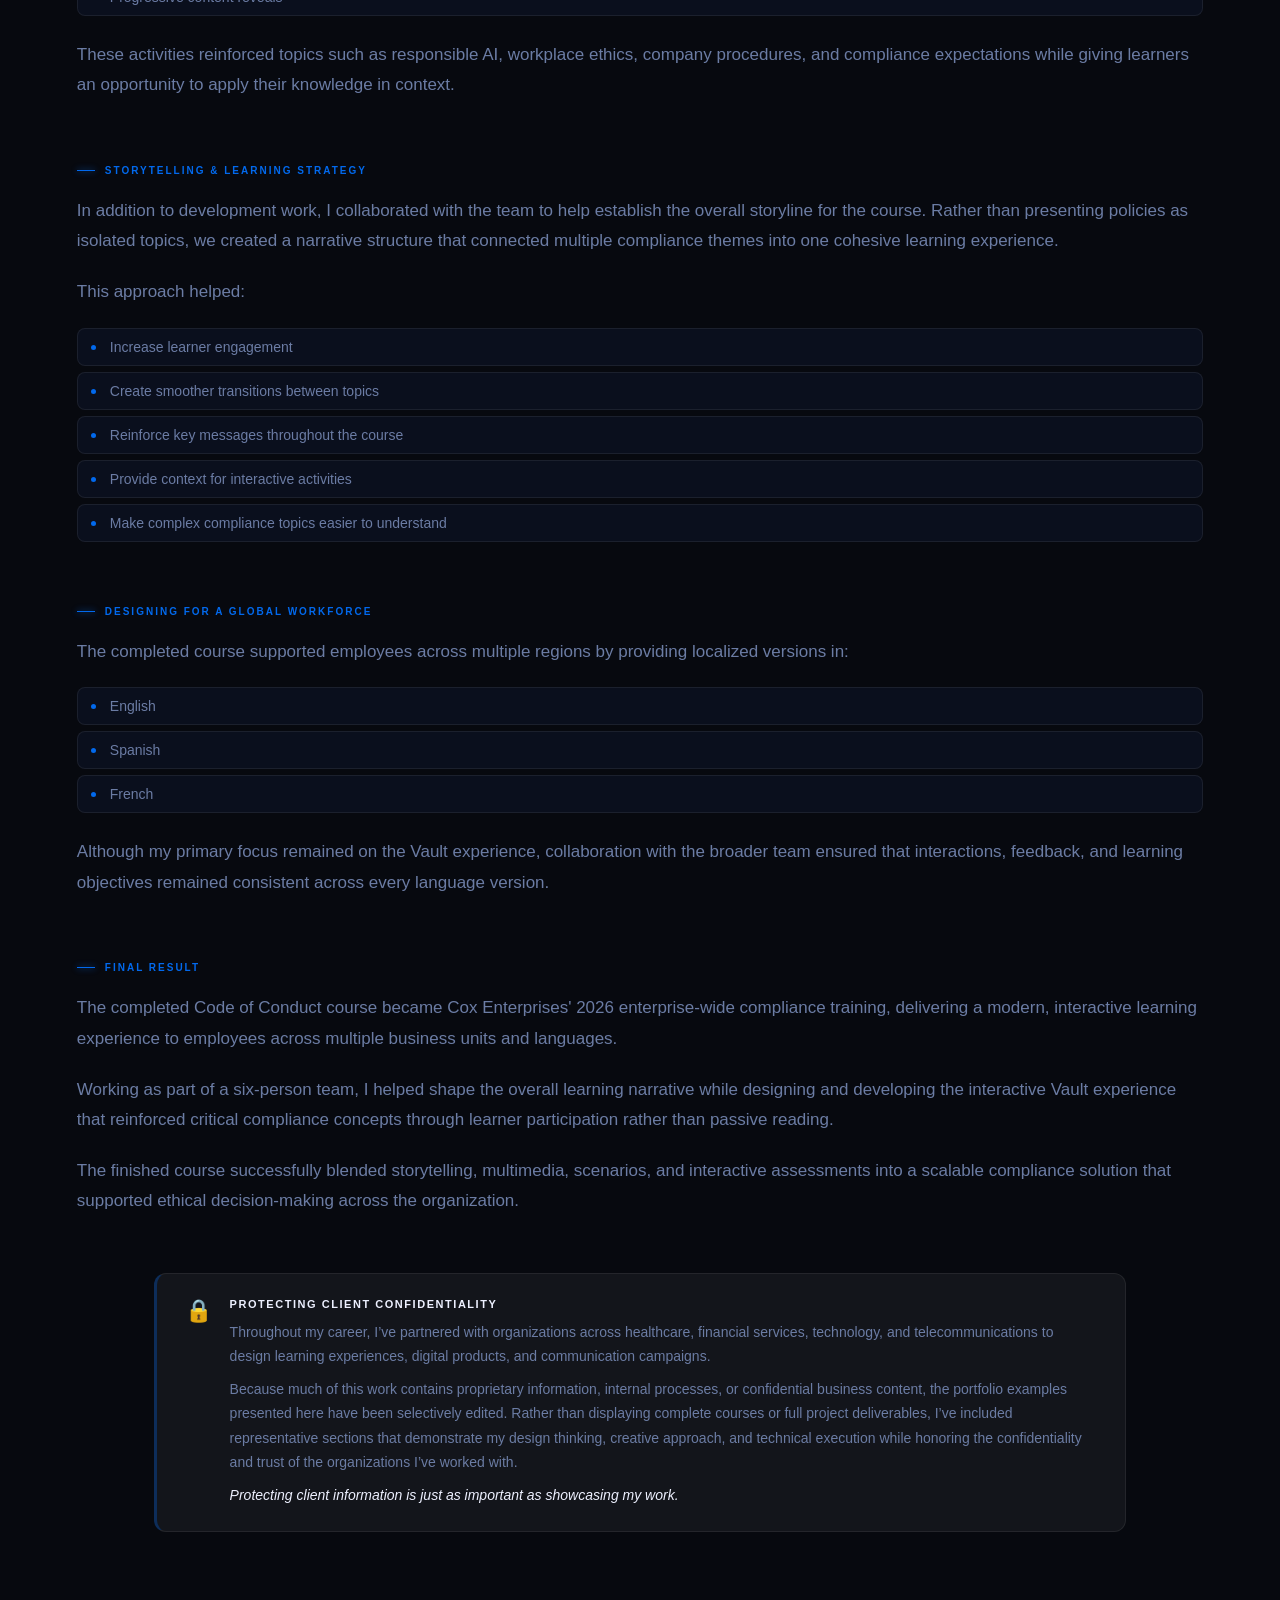
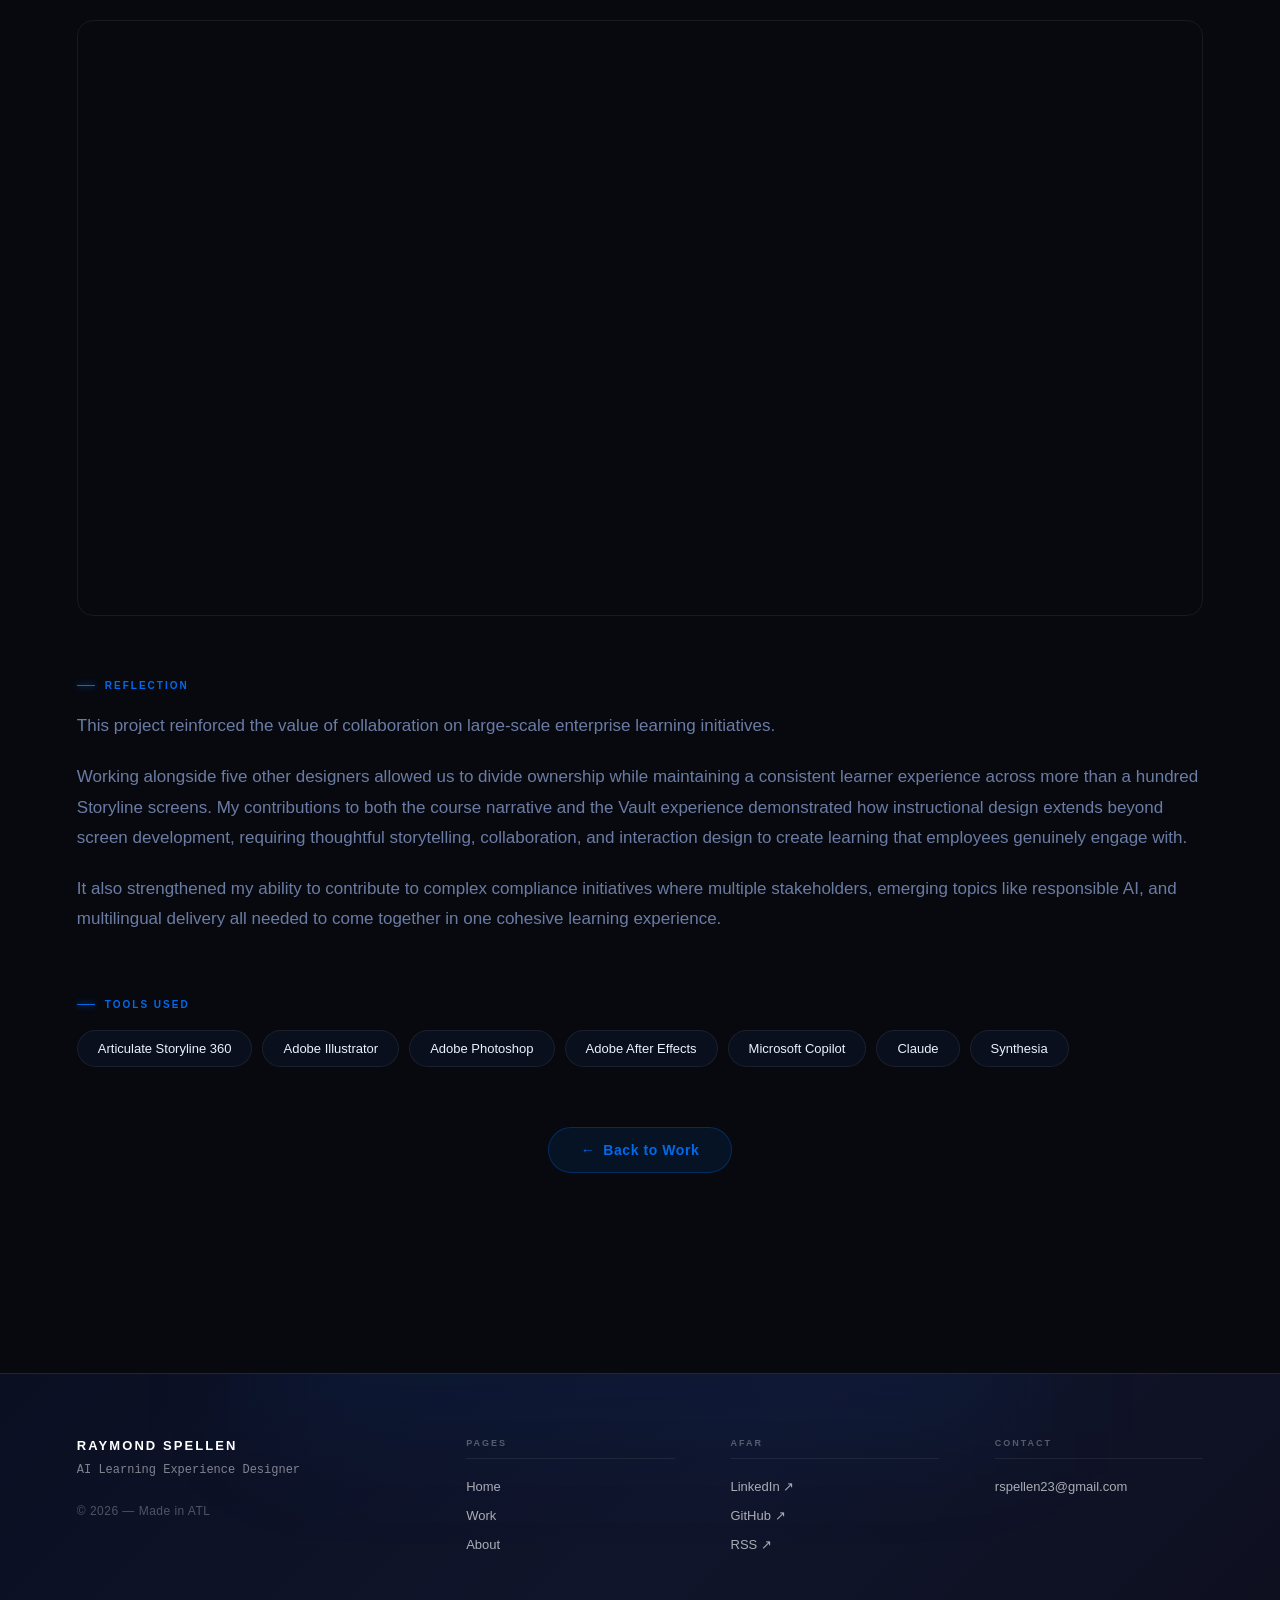
<file: cox-code-of-conduct.html>
<!DOCTYPE html>
<html lang="en" data-theme="dark">
<head>
<meta charset="UTF-8" />
<meta name="viewport" content="width=device-width, initial-scale=1.0" />
<title>2026 Cox Code of Conduct | Raymond Spellen</title>
<link rel="stylesheet" href="footer.css" />

<script>
(function(){var s=localStorage.getItem("rs-theme");if(s)document.documentElement.dataset.theme=s;})();
</script>

<style>
:root {
  --bg:           #07090f;
  --surface:      #0d1223;
  --card:         rgba(13, 18, 35, 0.75);
  --text:         #edf0ff;
  --muted:        #6b7ca4;
  --accent:       #0269ed;
  --accent-lo:    rgba(2, 105, 237, 0.10);
  --accent-mid:   rgba(2, 105, 237, 0.22);
  --accent-glow:  rgba(2, 105, 237, 0.32);
  --border:       rgba(255, 255, 255, 0.07);
  --border-hi:    rgba(2, 105, 237, 0.30);
  --grid-line:    rgba(2, 105, 237, 0.045);
  --orb-opacity:  0.11;
  --nav-bg:       rgba(7, 9, 15, 0.65);
}
[data-theme="light"] {
  --bg:           #f1f4ff;
  --surface:      #ffffff;
  --card:         rgba(255, 255, 255, 0.82);
  --text:         #07090f;
  --muted:        #505d7e;
  --accent:       #0269ed;
  --accent-lo:    rgba(2, 105, 237, 0.07);
  --accent-mid:   rgba(2, 105, 237, 0.15);
  --accent-glow:  rgba(2, 105, 237, 0.22);
  --border:       rgba(0, 0, 0, 0.07);
  --border-hi:    rgba(2, 105, 237, 0.25);
  --grid-line:    rgba(2, 105, 237, 0.04);
  --orb-opacity:  0.05;
  --nav-bg:       rgba(241, 244, 255, 0.72);
}

*, *::before, *::after { box-sizing: border-box; margin: 0; padding: 0; }
html { scroll-behavior: smooth; }

body {
  font-family: Inter, -apple-system, Arial, sans-serif;
  background: var(--bg);
  color: var(--text);
  overflow-x: hidden;
  transition: background .4s ease, color .4s ease;
}
body::before {
  content: '';
  position: fixed; inset: 0;
  background-image:
    linear-gradient(var(--grid-line) 1px, transparent 1px),
    linear-gradient(90deg, var(--grid-line) 1px, transparent 1px);
  background-size: 64px 64px;
  pointer-events: none; z-index: 0;
  transition: background-image .4s ease;
}

.orb {
  position: fixed; border-radius: 50%;
  filter: blur(100px);
  opacity: var(--orb-opacity);
  pointer-events: none; z-index: 0;
  will-change: transform;
  transition: opacity .4s ease;
}
.orb-1 { width:600px;height:600px;background:#1e3a5f;top:-200px;right:-150px;animation:drift 12s ease-in-out infinite; }
.orb-2 { width:400px;height:400px;background:#9b2335;bottom:20%;left:-100px;animation:drift 14s ease-in-out infinite reverse; }

@keyframes drift { 0%,100%{transform:translateY(0)} 50%{transform:translateY(-36px)} }
@keyframes pulse { 0%,100%{opacity:1} 50%{opacity:.3} }
@keyframes glow-pulse { 0%,100%{box-shadow:0 0 20px rgba(2,105,237,.55)} 50%{box-shadow:0 0 36px rgba(2,105,237,.9)} }

nav, main, footer { position: relative; z-index: 1; }

/* ─── Nav ─── */
nav {
  position: fixed; top:0;left:0;right:0; z-index:200;
  padding:16px 6vw;
  display:flex; justify-content:space-between; align-items:center;
  background:var(--nav-bg);
  backdrop-filter:blur(20px); -webkit-backdrop-filter:blur(20px);
  border-bottom:1px solid var(--border);
  transition:background .4s ease;
}
.nav-logo-svg { width:72px; height:auto; display:block; }
.nav-logo-link { display:flex; line-height:0; }
.nav-logo-svg .cls-1 { fill:#0269ed; }
.nav-right { display:flex; align-items:center; gap:20px; }
.back-link {
  display:inline-flex; align-items:center; gap:6px;
  font-size:13px; color:var(--muted); text-decoration:none;
  letter-spacing:.03em; transition:color .2s;
}
.back-link:hover { color:var(--text); }
.back-link::before { content:'←'; }
.theme-btn {
  display:flex; align-items:center; gap:7px;
  padding:7px 16px; border-radius:999px;
  border:1px solid var(--border-hi);
  background:var(--accent-lo); color:var(--muted);
  font-size:13px; font-family:inherit; cursor:pointer;
  transition:all .25s ease;
}
.theme-btn:hover { color:var(--text); border-color:var(--accent); }
.icon-sun,.icon-moon { width:15px;height:15px;display:none; }
[data-theme="dark"]  .icon-moon { display:block; }
[data-theme="light"] .icon-sun  { display:block; }
[data-theme="dark"]  .toggle-label::after { content:"Light"; }
[data-theme="light"] .toggle-label::after { content:"Dark"; }

/* ─── Hero ─── */
.case-hero {
  padding:140px 6vw 80px;
  display:grid; grid-template-columns:1fr 1fr;
  gap:60px; align-items:center;
}
.breadcrumb {
  display:flex; align-items:center; gap:8px;
  font-size:12px; color:var(--muted); letter-spacing:.06em; margin-bottom:40px;
}
.breadcrumb a { color:var(--muted); text-decoration:none; transition:color .2s; }
.breadcrumb a:hover { color:var(--accent); }
.breadcrumb span { color:var(--border-hi); }
.case-cat {
  display:inline-flex; align-items:center; gap:8px;
  font-size:11px; font-weight:700; letter-spacing:.2em; text-transform:uppercase;
  color:var(--accent); border:1px solid var(--border-hi);
  padding:5px 14px; border-radius:999px; background:var(--accent-lo);
  margin-bottom:28px;
}
.case-hero h1 {
  font-size:clamp(28px,3.6vw,52px);
  letter-spacing:-0.05em; line-height:1.05; font-weight:800; margin-bottom:20px;
}
.case-subtitle { font-size:18px; color:var(--muted); line-height:1.6; margin-bottom:24px; max-width:560px; }

.type-tags { display:flex; flex-wrap:wrap; gap:6px; margin-bottom:32px; }
.type-pill {
  font-size:10px; font-weight:600; letter-spacing:.1em; text-transform:uppercase;
  padding:5px 12px; border-radius:999px;
  background:rgba(255,255,255,.05); border:1px solid var(--border); color:var(--muted);
}
[data-theme="light"] .type-pill { background:rgba(0,0,0,.04); }

.meta-row {
  display:flex; gap:0;
  border:1px solid var(--border); border-radius:14px;
  overflow:hidden; background:var(--card); backdrop-filter:blur(12px);
}
.meta-cell { flex:1; padding:16px 18px; border-right:1px solid var(--border); }
.meta-cell:last-child { border-right:none; }
.meta-label { font-size:10px; font-weight:700; letter-spacing:.18em; text-transform:uppercase; color:var(--muted); margin-bottom:5px; }
.meta-val { font-size:13px; font-weight:600; color:var(--text); }

/* ─── Hero Panel ─── */
.hero-panel {
  background:var(--card); backdrop-filter:blur(20px);
  border:1px solid var(--border-hi); border-radius:20px;
  padding:36px; position:relative; overflow:hidden;
}
.hero-panel::before {
  content:''; position:absolute; top:0;left:0;right:0; height:2px;
  background:linear-gradient(90deg, #1e3a5f, #9b2335);
}
.panel-badge {
  display:flex; align-items:center; gap:8px;
  font-size:10px; font-weight:700; letter-spacing:.2em; text-transform:uppercase;
  color:var(--accent); margin-bottom:24px;
}
.panel-dot {
  width:7px;height:7px; background:var(--accent); border-radius:50%;
  box-shadow:0 0 8px var(--accent); animation:pulse 2s ease-in-out infinite;
}
.panel-stats { display:grid; grid-template-columns:repeat(3,1fr); gap:4px; margin-bottom:24px; }
.panel-stat { text-align:center; padding:14px 8px; }
.panel-stat-num { display:block; font-size:32px; font-weight:800; letter-spacing:-.05em; color:var(--text); line-height:1; }
.panel-stat-desc { display:block; font-size:11px; color:var(--muted); margin-top:6px; line-height:1.3; }
.panel-divider { height:1px; background:var(--border); margin-bottom:20px; }

.engagement-phases { display:flex; flex-direction:column; gap:8px; }
.engagement-phase {
  display:flex; align-items:center; gap:12px;
  padding:12px 16px;
  background:rgba(2,105,237,.04); border:1px solid var(--border);
  border-radius:10px; font-size:12px; color:var(--text); font-weight:500;
  transition:border-color .2s;
}
.engagement-phase:hover { border-color:var(--border-hi); }
.phase-num {
  width:26px; height:26px; border-radius:50%;
  background:var(--accent-lo); border:1px solid var(--border-hi);
  display:flex; align-items:center; justify-content:center;
  font-size:9px; font-weight:700; color:var(--accent); flex-shrink:0;
}

/* ─── Case Divider ─── */
.case-divider { height:1px; background:var(--border); margin:0 6vw; }

/* ─── Content layout ─── */
main { padding-bottom:120px; }
.cs-section { padding:64px 6vw 0; }
.cs-row { display:grid; grid-template-columns:1fr 1fr; gap:60px; align-items:start; }
.cs-row.full { grid-template-columns:1fr; }
.cs-label {
  font-size:10px; font-weight:700; letter-spacing:.2em; text-transform:uppercase;
  color:var(--accent); display:flex; align-items:center; gap:10px; margin-bottom:20px;
}
.cs-label::before {
  content:''; width:18px; height:1px; background:var(--accent); box-shadow:0 0 6px var(--accent);
}
.cs-body p { font-size:17px; color:var(--muted); line-height:1.8; margin-bottom:20px; }
.cs-body p:last-child { margin-bottom:0; }
.section-intro { font-size:17px; color:var(--muted); line-height:1.8; margin-bottom:20px; }

/* ─── Goal / bullet lists ─── */
.goal-list { list-style:none; display:flex; flex-direction:column; gap:6px; }
.goal-list li {
  font-size:14px; color:var(--muted); padding:10px 14px 10px 32px;
  background:var(--card); border:1px solid var(--border); border-radius:8px; position:relative;
}
.goal-list li::before {
  content:''; position:absolute; left:13px; top:16px;
  width:5px; height:5px; background:var(--accent); border-radius:50%;
}

/* ─── Role ─── */
.role-title { font-size:26px; font-weight:800; letter-spacing:-.03em; color:var(--text); margin-bottom:16px; }
.role-desc { font-size:17px; color:var(--muted); line-height:1.8; margin-bottom:20px; }
.responsibility-grid { display:flex; flex-wrap:wrap; gap:8px; }
.responsibility-pill {
  padding:8px 16px; background:var(--card); border:1px solid var(--border); border-radius:999px;
  font-size:13px; font-weight:500; color:var(--text); transition:border-color .2s, color .2s;
}
.responsibility-pill:hover { border-color:var(--border-hi); color:var(--accent); }

/* ─── Key message callout ─── */
.key-message {
  font-size:18px; font-style:italic; font-weight:500;
  color:var(--text); line-height:1.6;
  border-left:3px solid var(--accent);
  padding:16px 20px;
  background:var(--accent-lo);
  border-radius:0 10px 10px 0;
  margin:24px 0;
}

/* ─── Tools ─── */
.tools-grid { display:flex; flex-wrap:wrap; gap:10px; margin-top:8px; }
.tool-badge {
  padding:10px 20px; background:var(--card); border:1px solid var(--border); border-radius:999px;
  font-size:13px; font-weight:500; color:var(--text); transition:border-color .2s, color .2s;
}
.tool-badge:hover { border-color:var(--border-hi); color:var(--accent); }

/* ─── Video Embed ─── */
.video-block { margin-top:36px; margin-bottom:36px; }
.video-block:last-child { margin-bottom:0; }
.video-wrap-outer { border-radius:16px; overflow:hidden; border:1px solid var(--border); }

/* ─── Back CTA ─── */
.back-cta { padding:60px 6vw 0; text-align:center; }
.back-btn {
  display:inline-flex; align-items:center; gap:8px;
  padding:14px 32px; border:1px solid var(--border-hi); border-radius:999px;
  background:var(--accent-lo); color:var(--accent);
  text-decoration:none; font-size:14px; font-weight:600; letter-spacing:.04em;
  transition:all .25s ease;
}
.back-btn:hover { background:var(--accent); color:#fff; border-color:var(--accent); }
.back-btn::before { content:'←'; }

/* ─── Reveal ─── */
.reveal { opacity:0; transform:translateY(20px); }

/* ─── Responsive ─── */
@media (max-width:900px) {
  .case-hero { grid-template-columns:1fr; gap:40px; }
  .cs-row { grid-template-columns:1fr; gap:32px; }
}

/* ─── Audio Player ─── */
.audio-player { position:fixed; bottom:28px; right:28px; z-index:300; background:var(--card); backdrop-filter:blur(20px); -webkit-backdrop-filter:blur(20px); border:1px solid var(--border-hi); border-radius:18px; padding:18px 22px; min-width:248px; box-shadow:0 8px 40px rgba(0,0,0,.28),0 0 0 1px var(--border); transition:background .4s ease,border-color .4s ease,padding .25s ease,min-width .25s ease; overflow:hidden; }
.audio-player::before { content:''; position:absolute; top:0; left:0; right:0; height:2px; background:linear-gradient(90deg,var(--accent),#5c2eed); border-radius:18px 18px 0 0; }
.ap-header { display:flex; align-items:center; gap:10px; margin-bottom:14px; }
.ap-icon { width:30px; height:30px; flex-shrink:0; background:var(--accent-lo); border:1px solid var(--border-hi); border-radius:8px; display:flex; align-items:center; justify-content:center; color:var(--accent); }
.ap-icon svg { width:14px; height:14px; }
.ap-track { flex:1; min-width:0; }
.ap-title { display:block; font-size:12px; font-weight:600; color:var(--text); white-space:nowrap; overflow:hidden; text-overflow:ellipsis; letter-spacing:.01em; }
.ap-label { display:block; font-size:10px; color:var(--muted); letter-spacing:.06em; text-transform:uppercase; margin-top:1px; }
.ap-controls { display:flex; align-items:center; gap:10px; }
.ap-play-btn { flex-shrink:0; width:34px; height:34px; border-radius:50%; border:1px solid var(--border-hi); background:var(--accent); color:#fff; display:flex; align-items:center; justify-content:center; cursor:pointer; font-family:inherit; transition:background .2s,transform .15s; }
.ap-play-btn:hover { background:#0253c4; transform:scale(1.08); }
.ap-play-btn svg { width:13px; height:13px; }
.ap-progress-wrap { flex:1; height:4px; background:var(--border); border-radius:2px; cursor:pointer; position:relative; overflow:hidden; }
.ap-progress-bar { height:100%; width:0%; background:var(--accent); border-radius:2px; transition:width .1s linear; }
.ap-time { font-size:10px; font-weight:600; color:var(--muted); letter-spacing:.05em; min-width:30px; text-align:right; font-family:'Courier New',monospace; }
.ap-min-btn { background:none; border:none; color:var(--muted); cursor:pointer; padding:4px 6px; display:flex; align-items:center; justify-content:center; border-radius:6px; margin-left:auto; flex-shrink:0; transition:color .2s,background .2s; }
.ap-min-btn:hover { color:var(--text); background:var(--accent-lo); }
.ap-min-btn svg { width:14px; height:14px; transition:transform .3s ease; }
.audio-player.is-min { padding:12px 16px; min-width:0; }
.audio-player.is-min .ap-header { margin-bottom:0; }
.audio-player.is-min .ap-track,.audio-player.is-min .ap-controls { display:none; }
.audio-player.is-min .ap-min-btn svg { transform:rotate(180deg); }

/* ─── Site Footer ─── */
.conf-notice-wrap { padding:56px 6vw 52px; }
.conf-notice { display:flex; gap:18px; align-items:flex-start; background:rgba(255,255,255,.05); border:1px solid var(--border); border-left:3px solid var(--border-hi); border-radius:12px; padding:24px 28px; }
[data-theme="light"] .conf-notice { background:rgba(0,0,0,.04); }
.conf-notice-icon { font-size:22px; flex-shrink:0; line-height:1; margin-top:2px; }
.conf-notice-title { font-size:11px; font-weight:700; letter-spacing:.14em; text-transform:uppercase; color:var(--text); margin-bottom:10px; }
.conf-notice-text { font-size:14px; color:var(--muted); line-height:1.75; margin-bottom:8px; }
.conf-notice-text:last-child { margin-bottom:0; }
.conf-notice-closing { font-style:italic; color:var(--text) !important; }
.site-footer { display:block !important; background:linear-gradient(135deg,#0b0f22 0%,#10152b 55%,#0e1020 100%); border-top:1px solid rgba(2,105,237,.28); padding:64px 6vw 52px; margin-top:80px; position:relative; z-index:1; overflow:hidden; }
[data-theme="light"] .site-footer { background:linear-gradient(135deg,#e4eaff 0%,#eef1ff 55%,#dde6ff 100%); border-top:1px solid rgba(2,105,237,.18); }
.footer-inner { display:grid !important; grid-template-columns:1.6fr 1fr 1fr 1fr; gap:56px; align-items:start; }
.footer-brand { display:flex !important; flex-direction:column !important; }
.footer-name { font-size:13px; font-weight:800; letter-spacing:.16em; text-transform:uppercase; color:#fff; margin-bottom:8px; }
[data-theme="light"] .footer-name { color:#07090f; }
.footer-tagline { font-family:'Courier New',monospace; font-size:12px; color:rgba(255,255,255,.48); line-height:1.6; margin-bottom:24px; }
[data-theme="light"] .footer-tagline { color:#505d7e; }
.footer-copy { font-size:12px; color:rgba(255,255,255,.28); }
[data-theme="light"] .footer-copy { color:#9aa5c4; }
.footer-col { display:flex !important; flex-direction:column !important; gap:11px; }
.footer-col-label { display:block; font-size:9px; font-weight:700; letter-spacing:.22em; text-transform:uppercase; color:rgba(255,255,255,.3); margin-bottom:8px; padding-bottom:10px; border-bottom:1px solid rgba(255,255,255,.07); }
[data-theme="light"] .footer-col-label { color:#7a89b0; border-bottom-color:rgba(0,0,0,.07); }
.footer-col a { font-size:13px; color:rgba(255,255,255,.65); text-decoration:none; transition:color .2s; }
.footer-col a:hover { color:#0269ed; }
[data-theme="light"] .footer-col a { color:#07090f; }
[data-theme="light"] .footer-col a:hover { color:#0269ed; }
@media(max-width:780px){.footer-inner{grid-template-columns:1fr 1fr !important;gap:36px;}.footer-brand{grid-column:1/-1;margin-bottom:8px;}}
@media(max-width:480px){.footer-inner{grid-template-columns:1fr !important;}}
</style>
</head>
<body>

<div class="orb orb-1"></div>
<div class="orb orb-2"></div>

<nav>
  <a href="index.html" class="nav-logo-link"><svg class="nav-logo-svg" viewBox="0 0 1119.99 461.88" xmlns="http://www.w3.org/2000/svg">
    <path class="cls-1" d="M122.86,336.76l-122.86.14,51.08-73.11,14.62-20.52c2.9-2.01,3.95-5.2,6.02-8.01l38.52-52.41c-39.26-16.86-68.72-46.02-66.66-90.72.02-36.71,24.75-66.36,58.06-79.94C121.98,3.89,143.37.39,165.79.38l215.58-.13,21.4.59-36.93,81.54c-34.11,20.93-61.34,50.14-78.95,86.01-6.89,14.04-11.42,28.09-13.55,43.73l-44.33.18-15.67.8-90.48,123.67ZM194.12,132.17l85.6-.16,26.28-57.83-120.31-.1c-9.86-.26-18.55,1.29-27.49,4.69-15.89,6.06-22.75,24.15-14.33,39.28,7.8,14.02,32.15,13.82,50.25,14.12Z"/>
    <path class="cls-1" d="M746.52,170.11c-41.01-4.36-80.49-13.59-121.05-20.85-36.13-6.47-71.23-11.73-107.86-14.17-29.82-1.98-58.53-.9-87.3,6.82-17.5,4.69-33.44,12.44-48.13,22.68-16.47,11.48-29.41,26.01-38.27,43.81-15.53,31.22-13.31,71.85,15.78,92.76l-19.06-6.13c-14.24-4.58-26.38-13.5-36.01-24.84-24.78-29.19-21.93-66.45-5.73-99.88,10.49-21.65,25.46-40.45,43.13-56.59,4-3.65,7.99-5.99,12.07-9.19l6.69-5.24c19.83-13.56,40.91-23.45,64.21-29.67l37.31-7.76c42.07-5.44,84.1-2.69,125.65,5.95l70.61,18.24,15.09,4.57,59.17,16.35c79.18,25.2,121,41.06,189.66,34.63s85.92-17.17,88.58-18.08c28.8-9.76,45.96-21.68,65.62-31.13l43.32-22.01c-57.28,35.37-111.01,80.38-176.34,98.19-18.41,5.02-35.52,12.22-98.81,11.55-30.35-.32-68.17-6.8-98.32-10Z"/>
    <path class="cls-1" d="M389.35,270.35c73.89-64.99,161.21-70.91,202.21-32.68,29.97,27.95,33,77.44,21.45,112.34-29.44,88.96-172.19,139.36-275.74,96.16-13.71-5.72-81.39-31.4-103.15-96.16-15.16-45.12-3.04-93.95,0-93.96,1.83,0,.04,17.59,5.11,34.72,16.6,56.14,105.76,102.1,188.94,86.81,55.87-10.27,110.69-33.31,96-80.68-8.28-26.7-49.24-41.07-52.09-41.87-42.02-11.91-77.17,11.49-82.72,15.32Z"/>
    <path class="cls-1" d="M412.84.25c7.83-1.89,171,5.68,322.09,73.8,65.77,29.65,86.09,35.79,115.6,40.58,130.66,21.21,242.15-42.4,240.19-40.58-3.19,2.97-108.45,83.8-246.89,58.12-3.77-.7-8.42-1.26-17.36-3.77-90.03-25.29-136.85-61.04-287.14-81.85-90.42-12.52-159.1,30.61-157.17,26.37,1.71-3.75,29.14-72.29,30.69-72.66Z"/>
  </svg></a>
  <div class="nav-right">
    <a href="index.html" class="back-link">Back to Portfolio</a>
    <button class="theme-btn" onclick="toggleTheme()">
      <svg class="icon-sun" viewBox="0 0 24 24" stroke="currentColor" fill="none" stroke-width="2">
        <circle cx="12" cy="12" r="5"/>
        <line x1="12" y1="1" x2="12" y2="3"/><line x1="12" y1="21" x2="12" y2="23"/>
        <line x1="4.22" y1="4.22" x2="5.64" y2="5.64"/><line x1="18.36" y1="18.36" x2="19.78" y2="19.78"/>
        <line x1="1" y1="12" x2="3" y2="12"/><line x1="21" y1="12" x2="23" y2="12"/>
        <line x1="4.22" y1="19.78" x2="5.64" y2="18.36"/><line x1="18.36" y1="5.64" x2="19.78" y2="4.22"/>
      </svg>
      <svg class="icon-moon" viewBox="0 0 24 24" stroke="currentColor" fill="none" stroke-width="2">
        <path d="M21 12.79A9 9 0 1 1 11.21 3 7 7 0 0 0 21 12.79z"/>
      </svg>
      <span class="toggle-label"></span>
    </button>
  </div>
</nav>

<main>

  <!-- ─── Hero ─── -->
  <div class="case-hero">
    <div class="hero-content">
      <div class="breadcrumb reveal">
        <a href="index.html">Portfolio</a><span>/</span>
        <a href="index.html#work">Work</a><span>/</span>
        2026 Cox Code of Conduct
      </div>
      <div class="case-cat reveal">E-Learning</div>
      <h1 class="reveal">2026 Cox Code<br>of Conduct</h1>
      <p class="case-subtitle reveal">A story-driven enterprise compliance experience that challenged learners to think rather than click through</p>
      <div class="type-tags reveal">
        <span class="type-pill">E-Learning</span>
        <span class="type-pill">Compliance Training</span>
        <span class="type-pill">Storyline Development</span>
        <span class="type-pill">Enterprise Learning</span>
        <span class="type-pill">AI Governance</span>
        <span class="type-pill">Localization</span>
      </div>
      <div class="meta-row reveal">
        <div class="meta-cell">
          <div class="meta-label">Client</div>
          <div class="meta-val">Cox Enterprises</div>
        </div>
        <div class="meta-cell">
          <div class="meta-label">Year</div>
          <div class="meta-val">2025</div>
        </div>
        <div class="meta-cell">
          <div class="meta-label">Discipline</div>
          <div class="meta-val">E-Learning</div>
        </div>
        <div class="meta-cell">
          <div class="meta-label">Role</div>
          <div class="meta-val">Sr. Instructional Designer</div>
        </div>
      </div>
    </div>

    <div class="hero-panel reveal">
      <div class="panel-badge"><span class="panel-dot"></span> Enterprise Compliance Program</div>
      <div class="panel-stats">
        <div class="panel-stat">
          <span class="panel-stat-num">6</span>
          <span class="panel-stat-desc">Team<br>Members</span>
        </div>
        <div class="panel-stat">
          <span class="panel-stat-num">3</span>
          <span class="panel-stat-desc">Languages<br>Supported</span>
        </div>
        <div class="panel-stat">
          <span class="panel-stat-num">100+</span>
          <span class="panel-stat-desc">Storyline<br>Screens</span>
        </div>
      </div>
      <div class="panel-divider"></div>
      <div class="engagement-phases">
        <div class="engagement-phase">
          <div class="phase-num">01</div>
          Course Concept &amp; Storyline
        </div>
        <div class="engagement-phase">
          <div class="phase-num">02</div>
          Vault Design &amp; Development
        </div>
        <div class="engagement-phase">
          <div class="phase-num">03</div>
          Localization &amp; Review
        </div>
      </div>
    </div>
  </div>

  <div class="case-divider"></div>

  <!-- ─── Overview ─── -->
  <div class="cs-section reveal">
    <div class="cs-label">Overview</div>
    <div class="cs-row full">
      <div class="cs-body">
        <p>Every year, Cox Enterprises delivers an enterprise-wide Code of Conduct program that reinforces the company's ethical standards, workplace expectations, and shared values.</p>
        <p>For the 2026 edition, I collaborated with a multidisciplinary team of six instructional designers, developers, and creative professionals to modernize the learning experience. The course introduced new topics such as responsible AI, workplace safety, ethics, and decision-making while supporting employees in English, Spanish, and French.</p>
        <p>My primary responsibility was designing and developing the Vault portion of the course, an interactive experience that challenged learners to apply what they had learned through engaging activities and scenarios. I also contributed to the overall learning concept and storyline that shaped the course narrative from beginning to end.</p>
      </div>
    </div>
  </div>

  <!-- ─── The Challenge ─── -->
  <div class="cs-section reveal">
    <div class="cs-label">The Challenge</div>
    <p class="section-intro">Annual compliance courses often struggle to keep learners engaged because they're viewed as mandatory policy reviews rather than meaningful learning experiences.</p>
    <p class="section-intro">Our team's challenge was to transform the Code of Conduct into an experience that encouraged employees to think critically about ethical decisions instead of simply acknowledging company policies.</p>
    <p class="section-intro">The solution also needed to:</p>
    <ul class="goal-list">
      <li>Support a global workforce</li>
      <li>Introduce new AI governance standards</li>
      <li>Remain consistent across multiple learning modules</li>
      <li>Support English, Spanish, and French</li>
      <li>Deliver an engaging experience despite the large amount of required compliance content</li>
    </ul>
    <p class="section-intro" style="margin-top:24px;">Working with a team of six also introduced its own creative challenge. Each designer came to the project with a distinct vision for how the course should look and feel. Early in the process, reaching a shared creative direction required significant communication and compromise. Competing ideas about visual style, interaction patterns, and narrative approach had to be reconciled before development could move forward.</p>
    <p class="section-intro" style="margin-bottom:0;">Aligning six designers around a single cohesive vision while respecting individual contributions was one of the most demanding aspects of the project, and ultimately one of its most valuable lessons.</p>
  </div>

  <!-- ─── My Role ─── -->
  <div class="cs-section reveal">
    <div class="cs-label">My Role</div>
    <div class="cs-row full">
      <div class="role-title">Sr. Instructional Designer</div>
      <p class="role-desc">This project was developed collaboratively by a team of six. My primary contributions included:</p>
      <ul class="goal-list" style="margin-top:8px;">
        <li>Co-developing the overall learning concept and storyline</li>
        <li>Helping shape the script and narrative flow</li>
        <li>Designing and developing the interactive Vault experience</li>
        <li>Building Storyline interactions</li>
        <li>Creating learner feedback and knowledge checks</li>
        <li>Collaborating with teammates to ensure a consistent learner experience across the full course</li>
      </ul>
    </div>
  </div>

  <!-- ─── The Solution ─── -->
  <div class="cs-section reveal">
    <div class="cs-label">The Solution</div>
    <div class="cs-row full">
      <div class="cs-body">
        <p>Rather than treating compliance as a collection of policy documents, our team designed a story-driven experience that encouraged learners to actively participate.</p>
        <p>Each section combined multimedia, scenarios, and interactive exercises that reinforced real-world decision-making. As learners progressed through the course, they eventually entered the Vault, where they applied their knowledge through interactive challenges designed to reinforce key concepts before completing the training.</p>
        <p>This structure helped transform the course from passive content consumption into active learning.</p>
      </div>
    </div>
  </div>

  <!-- ─── My Contribution: Designing the Vault ─── -->
  <div class="cs-section reveal">
    <div class="cs-label">Designing the Vault</div>
    <p class="section-intro">The Vault served as the culminating experience within the course. My goal was to create an environment where learners could demonstrate what they had learned instead of simply recalling information.</p>
    <p class="section-intro">To accomplish this, I designed interactive activities that required learners to evaluate situations, make decisions, and receive immediate coaching through Storyline feedback layers. Interaction types included:</p>
    <ul class="goal-list">
      <li>Scenario-based challenges</li>
      <li>Knowledge checks</li>
      <li>True/False interactions</li>
      <li>Slider interactions</li>
      <li>Immediate feedback</li>
      <li>Progressive content reveals</li>
    </ul>
    <p class="section-intro" style="margin-top:24px; margin-bottom:0;">These activities reinforced topics such as responsible AI, workplace ethics, company procedures, and compliance expectations while giving learners an opportunity to apply their knowledge in context.</p>
  </div>

  <!-- ─── Storytelling & Learning Strategy ─── -->
  <div class="cs-section reveal">
    <div class="cs-label">Storytelling &amp; Learning Strategy</div>
    <p class="section-intro">In addition to development work, I collaborated with the team to help establish the overall storyline for the course. Rather than presenting policies as isolated topics, we created a narrative structure that connected multiple compliance themes into one cohesive learning experience.</p>
    <p class="section-intro">This approach helped:</p>
    <ul class="goal-list">
      <li>Increase learner engagement</li>
      <li>Create smoother transitions between topics</li>
      <li>Reinforce key messages throughout the course</li>
      <li>Provide context for interactive activities</li>
      <li>Make complex compliance topics easier to understand</li>
    </ul>
  </div>

  <!-- ─── Designing for a Global Workforce ─── -->
  <div class="cs-section reveal">
    <div class="cs-label">Designing for a Global Workforce</div>
    <p class="section-intro">The completed course supported employees across multiple regions by providing localized versions in:</p>
    <ul class="goal-list">
      <li>English</li>
      <li>Spanish</li>
      <li>French</li>
    </ul>
    <p class="section-intro" style="margin-top:24px; margin-bottom:0;">Although my primary focus remained on the Vault experience, collaboration with the broader team ensured that interactions, feedback, and learning objectives remained consistent across every language version.</p>
  </div>

  <!-- ─── Final Result ─── -->
  <div class="cs-section reveal">
    <div class="cs-label">Final Result</div>
    <div class="cs-row full">
      <div class="cs-body">
        <p>The completed Code of Conduct course became Cox Enterprises' 2026 enterprise-wide compliance training, delivering a modern, interactive learning experience to employees across multiple business units and languages.</p>
        <p>Working as part of a six-person team, I helped shape the overall learning narrative while designing and developing the interactive Vault experience that reinforced critical compliance concepts through learner participation rather than passive reading.</p>
        <p>The finished course successfully blended storytelling, multimedia, scenarios, and interactive assessments into a scalable compliance solution that supported ethical decision-making across the organization.</p>
      </div>
    </div>
<div class="conf-notice-wrap">
  <div class="conf-notice">
    <span class="conf-notice-icon">🔒</span>
    <div>
      <p class="conf-notice-title">Protecting Client Confidentiality</p>
      <p class="conf-notice-text">Throughout my career, I&#8217;ve partnered with organizations across healthcare, financial services, technology, and telecommunications to design learning experiences, digital products, and communication campaigns.</p>
      <p class="conf-notice-text">Because much of this work contains proprietary information, internal processes, or confidential business content, the portfolio examples presented here have been selectively edited. Rather than displaying complete courses or full project deliverables, I&#8217;ve included representative sections that demonstrate my design thinking, creative approach, and technical execution while honoring the confidentiality and trust of the organizations I&#8217;ve worked with.</p>
      <p class="conf-notice-text conf-notice-closing">Protecting client information is just as important as showcasing my work.</p>
    </div>
  </div>
</div>
<div class="video-block">
  <div class="video-wrap-outer">
    <div style="padding:52.83% 0 0 0;position:relative;"><iframe src="https://player.vimeo.com/video/1208642676?badge=0&amp;autopause=0&amp;player_id=0&amp;app_id=58479" frameborder="0" allow="autoplay; fullscreen; picture-in-picture; clipboard-write; encrypted-media; web-share" referrerpolicy="strict-origin-when-cross-origin" style="position:absolute;top:0;left:0;width:100%;height:100%;" title="2026 Cox CoC Demo"></iframe></div>
  </div>
</div>
  </div>

  <!-- ─── Reflection ─── -->
  <div class="cs-section reveal">
    <div class="cs-label">Reflection</div>
    <div class="cs-row full">
      <div class="cs-body">
        <p>This project reinforced the value of collaboration on large-scale enterprise learning initiatives.</p>
        <p>Working alongside five other designers allowed us to divide ownership while maintaining a consistent learner experience across more than a hundred Storyline screens. My contributions to both the course narrative and the Vault experience demonstrated how instructional design extends beyond screen development, requiring thoughtful storytelling, collaboration, and interaction design to create learning that employees genuinely engage with.</p>
        <p>It also strengthened my ability to contribute to complex compliance initiatives where multiple stakeholders, emerging topics like responsible AI, and multilingual delivery all needed to come together in one cohesive learning experience.</p>
      </div>
    </div>
  </div>

  <!-- ─── Tools Used ─── -->
  <div class="cs-section reveal">
    <div class="cs-label">Tools Used</div>
    <div class="tools-grid">
      <span class="tool-badge">Articulate Storyline 360</span>
      <span class="tool-badge">Adobe Illustrator</span>
      <span class="tool-badge">Adobe Photoshop</span>
      <span class="tool-badge">Adobe After Effects</span>
      <span class="tool-badge">Microsoft Copilot</span>
      <span class="tool-badge">Claude</span>
      <span class="tool-badge">Synthesia</span>
    </div>
  </div>

  <!-- ─── Back CTA ─── -->
  <div class="back-cta reveal">
    <a href="index.html#work" class="back-btn">Back to Work</a>
  </div>

</main>

<footer class="site-footer">
  <div class="footer-inner">
    <div class="footer-brand">
      <span class="footer-name">Raymond Spellen</span>
      <span class="footer-tagline">AI Learning Experience Designer</span>
      <span class="footer-copy">&copy; 2026 &mdash; Made in ATL</span>
    </div>
    <div class="footer-col">
      <span class="footer-col-label">Pages</span>
      <a href="index.html">Home</a>
      <a href="index.html#work">Work</a>
      <a href="index.html#about">About</a>
    </div>
    <div class="footer-col">
      <span class="footer-col-label">Afar</span>
      <a href="https://www.linkedin.com/in/rspellen/" target="_blank" rel="noopener">LinkedIn &#8599;</a>
      <a href="https://github.com/rspellen23" target="_blank" rel="noopener">GitHub &#8599;</a>
      <a href="#" target="_blank" rel="noopener">RSS &#8599;</a>
    </div>
    <div class="footer-col">
      <span class="footer-col-label">Contact</span>
      <a href="mailto:rspellen23@gmail.com">rspellen23@gmail.com</a>
    </div>
  </div>
</footer>

<script>
function toggleTheme() {
  var html = document.documentElement;
  html.dataset.theme = html.dataset.theme === "dark" ? "light" : "dark";
  localStorage.setItem("rs-theme", html.dataset.theme);
}

document.addEventListener("DOMContentLoaded", function() {
  var obs = new IntersectionObserver(function(entries) {
    entries.forEach(function(entry) {
      if (!entry.isIntersecting) return;
      entry.target.style.transition = "opacity .75s ease, transform .75s ease";
      entry.target.style.opacity = 1;
      entry.target.style.transform = "translateY(0)";
      obs.unobserve(entry.target);
    });
  }, { threshold: 0.08 });
  document.querySelectorAll(".reveal").forEach(function(el) { obs.observe(el); });
});
</script>



<div class="audio-player" id="audioPlayer">
  <audio id="audioEl" src="audio/me+you-peace.mp3" preload="auto"></audio>
  <div class="ap-header">
    <div class="ap-icon">
      <svg viewBox="0 0 24 24" fill="none" stroke="currentColor" stroke-width="2" stroke-linecap="round" stroke-linejoin="round">
        <path d="M9 18V5l12-2v13"/><circle cx="6" cy="18" r="3"/><circle cx="18" cy="16" r="3"/>
      </svg>
    </div>
    <div class="ap-track">
      <span class="ap-title">me + you &#8212; peace</span>
      <span class="ap-label">Now Playing</span>
    </div>
    <button class="ap-min-btn" id="apMinBtn" aria-label="Minimize player">
      <svg viewBox="0 0 24 24" fill="none" stroke="currentColor" stroke-width="2.5" stroke-linecap="round" stroke-linejoin="round"><polyline points="18 9 12 15 6 9"/></svg>
    </button>
  </div>
  <div class="ap-controls">
    <button class="ap-play-btn" id="apPlayBtn" aria-label="Play">
      <svg id="apPlayIcon" viewBox="0 0 24 24" fill="currentColor"><polygon points="5,3 19,12 5,21"/></svg>
    </button>
    <div class="ap-progress-wrap" id="apProgressWrap" role="slider" aria-label="Seek">
      <div class="ap-progress-bar" id="apBar"></div>
    </div>
    <span class="ap-time" id="apTime">0:00</span>
  </div>
</div>
<script>
(function(){
  var audio=document.getElementById('audioEl'),playBtn=document.getElementById('apPlayBtn'),icon=document.getElementById('apPlayIcon'),bar=document.getElementById('apBar'),timeEl=document.getElementById('apTime'),wrap=document.getElementById('apProgressWrap');
  var DUCK=0.12,normalVol=1;
  var PP='<polygon points="5,3 19,12 5,21"/>',PA='<rect x="6" y="4" width="4" height="16"/><rect x="14" y="4" width="4" height="16"/>';
  function fmt(s){var m=Math.floor(s/60),sec=Math.floor(s%60);return m+':'+(sec<10?'0':'')+sec;}
  function save(){try{localStorage.setItem('rs-audio',JSON.stringify({playing:!audio.paused,time:audio.currentTime,vol:normalVol}));}catch(e){}}
  var st={};
  try{
    var _nav=(performance.getEntriesByType&&performance.getEntriesByType('navigation'))||[];
    if(_nav[0]&&_nav[0].type==='reload'){localStorage.removeItem('rs-audio');}
    else{st=JSON.parse(localStorage.getItem('rs-audio')||'{}');}
  }catch(e){}
  normalVol=st.vol!==undefined?st.vol:1;
  audio.volume=normalVol;
  audio.addEventListener('canplay',function(){if(st.time)audio.currentTime=st.time;if(st.playing)audio.play().catch(function(){});},{once:true});
  playBtn.addEventListener('click',function(){if(audio.paused)audio.play();else audio.pause();});
  audio.addEventListener('play',function(){icon.innerHTML=PA;playBtn.setAttribute('aria-label','Pause');save();});
  audio.addEventListener('pause',function(){icon.innerHTML=PP;playBtn.setAttribute('aria-label','Play');save();});
  audio.addEventListener('ended',function(){icon.innerHTML=PP;bar.style.width='0%';timeEl.textContent='0:00';save();});
  audio.addEventListener('timeupdate',function(){if(!audio.duration)return;bar.style.width=(audio.currentTime/audio.duration*100)+'%';timeEl.textContent=fmt(audio.currentTime);save();});
  wrap.addEventListener('click',function(e){if(!audio.duration)return;var r=wrap.getBoundingClientRect();audio.currentTime=((e.clientX-r.left)/r.width)*audio.duration;});
  window.addEventListener('beforeunload',save);
  function attachDuck(frs){frs.forEach(function(fr){fr.dataset.duck='1';var p=new Vimeo.Player(fr);p.on('play',function(){if(!audio.paused){normalVol=audio.volume>DUCK?audio.volume:normalVol;audio.volume=DUCK;}});p.on('pause',function(){audio.volume=normalVol;});p.on('ended',function(){audio.volume=normalVol;});});}
  function initDuck(){var frs=document.querySelectorAll('iframe[src*="vimeo"]:not([data-duck])');if(!frs.length)return;if(typeof Vimeo!=='undefined'){attachDuck(frs);}else{var s=document.createElement('script');s.src='https://player.vimeo.com/api/player.js';s.onload=function(){attachDuck(document.querySelectorAll('iframe[src*="vimeo"]:not([data-duck])'));};document.head.appendChild(s);}}
  window._rsAP={initDuck:initDuck};
  if(document.readyState==='loading')document.addEventListener('DOMContentLoaded',initDuck);else initDuck();
  var minBtn=document.getElementById('apMinBtn'),ap=document.getElementById('audioPlayer');
  if(localStorage.getItem('rs-audio-min')==='1')ap.classList.add('is-min');
  minBtn.addEventListener('click',function(e){e.stopPropagation();var m=ap.classList.toggle('is-min');if(m)localStorage.setItem('rs-audio-min','1');else localStorage.removeItem('rs-audio-min');});
})();
</script>

<script src="https://player.vimeo.com/api/player.js"></script>
<script src="js/router.js"></script>
</body>
</html>
</file>
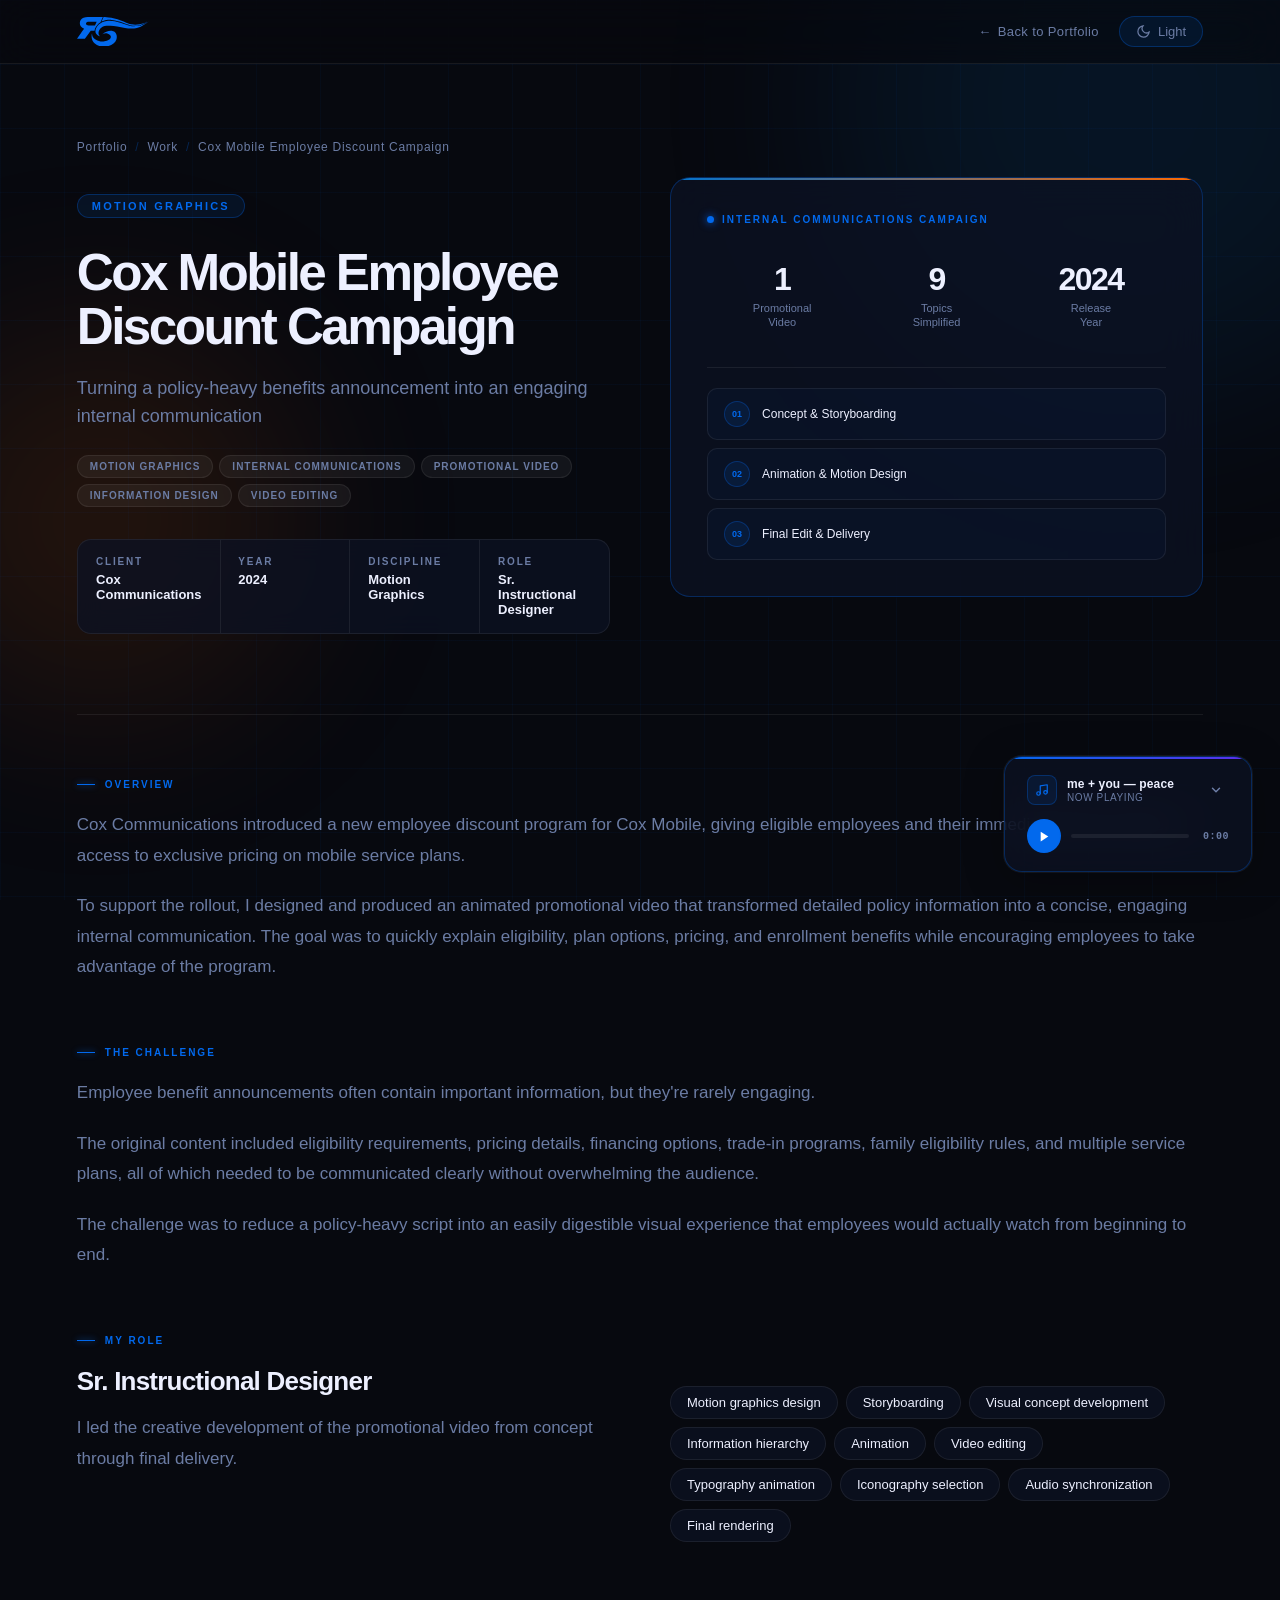
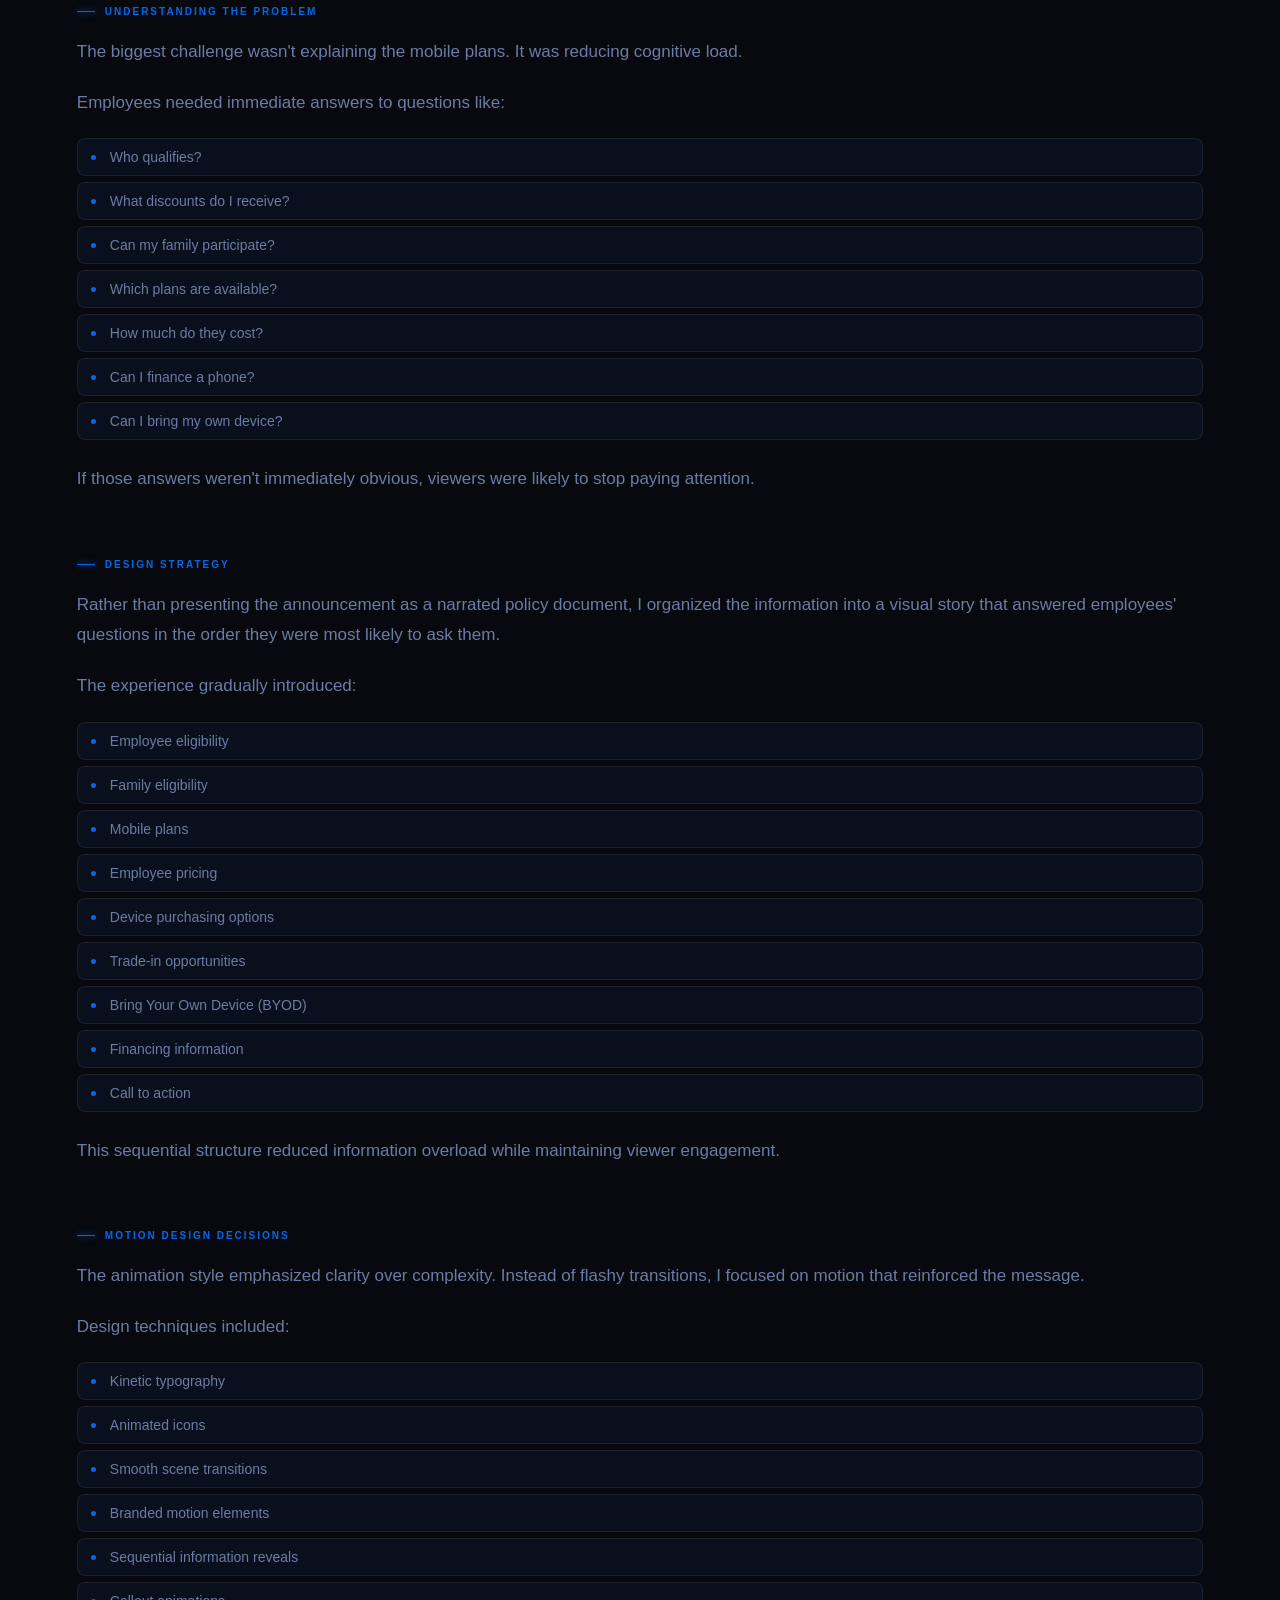
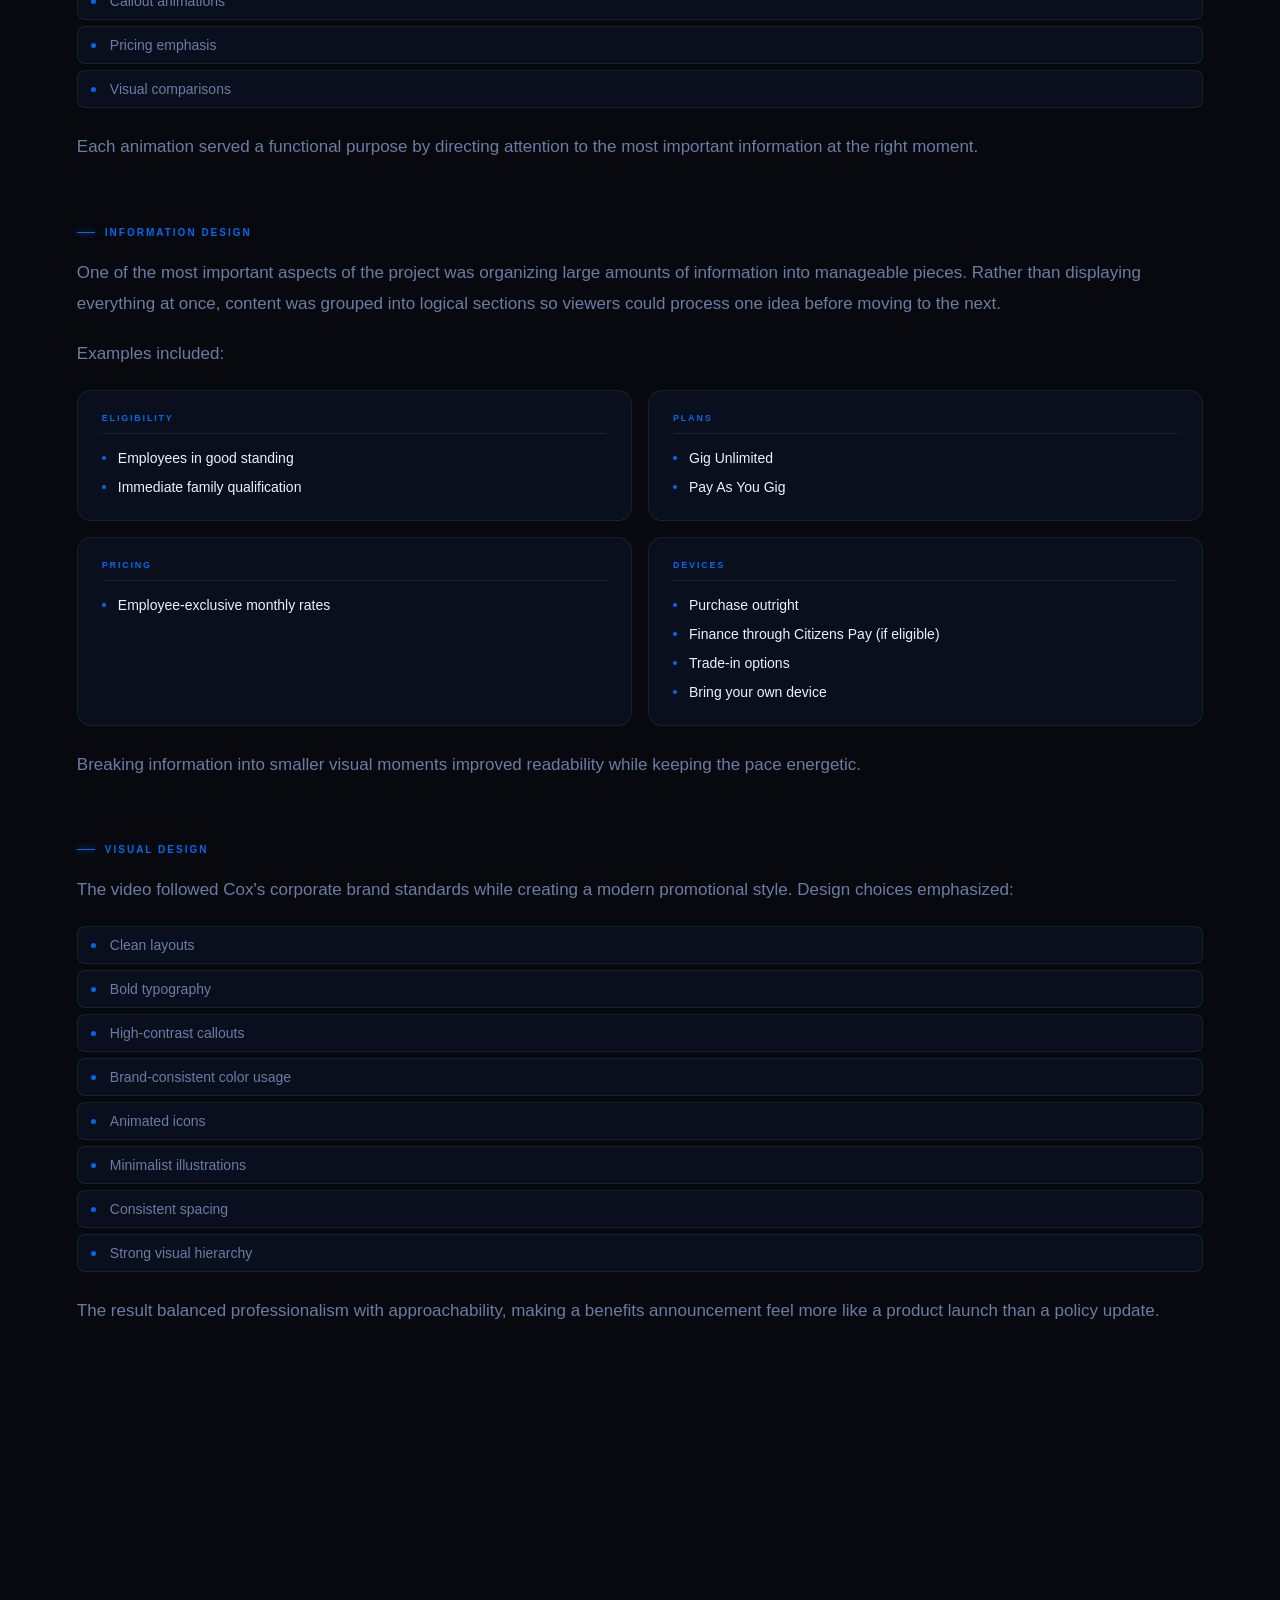
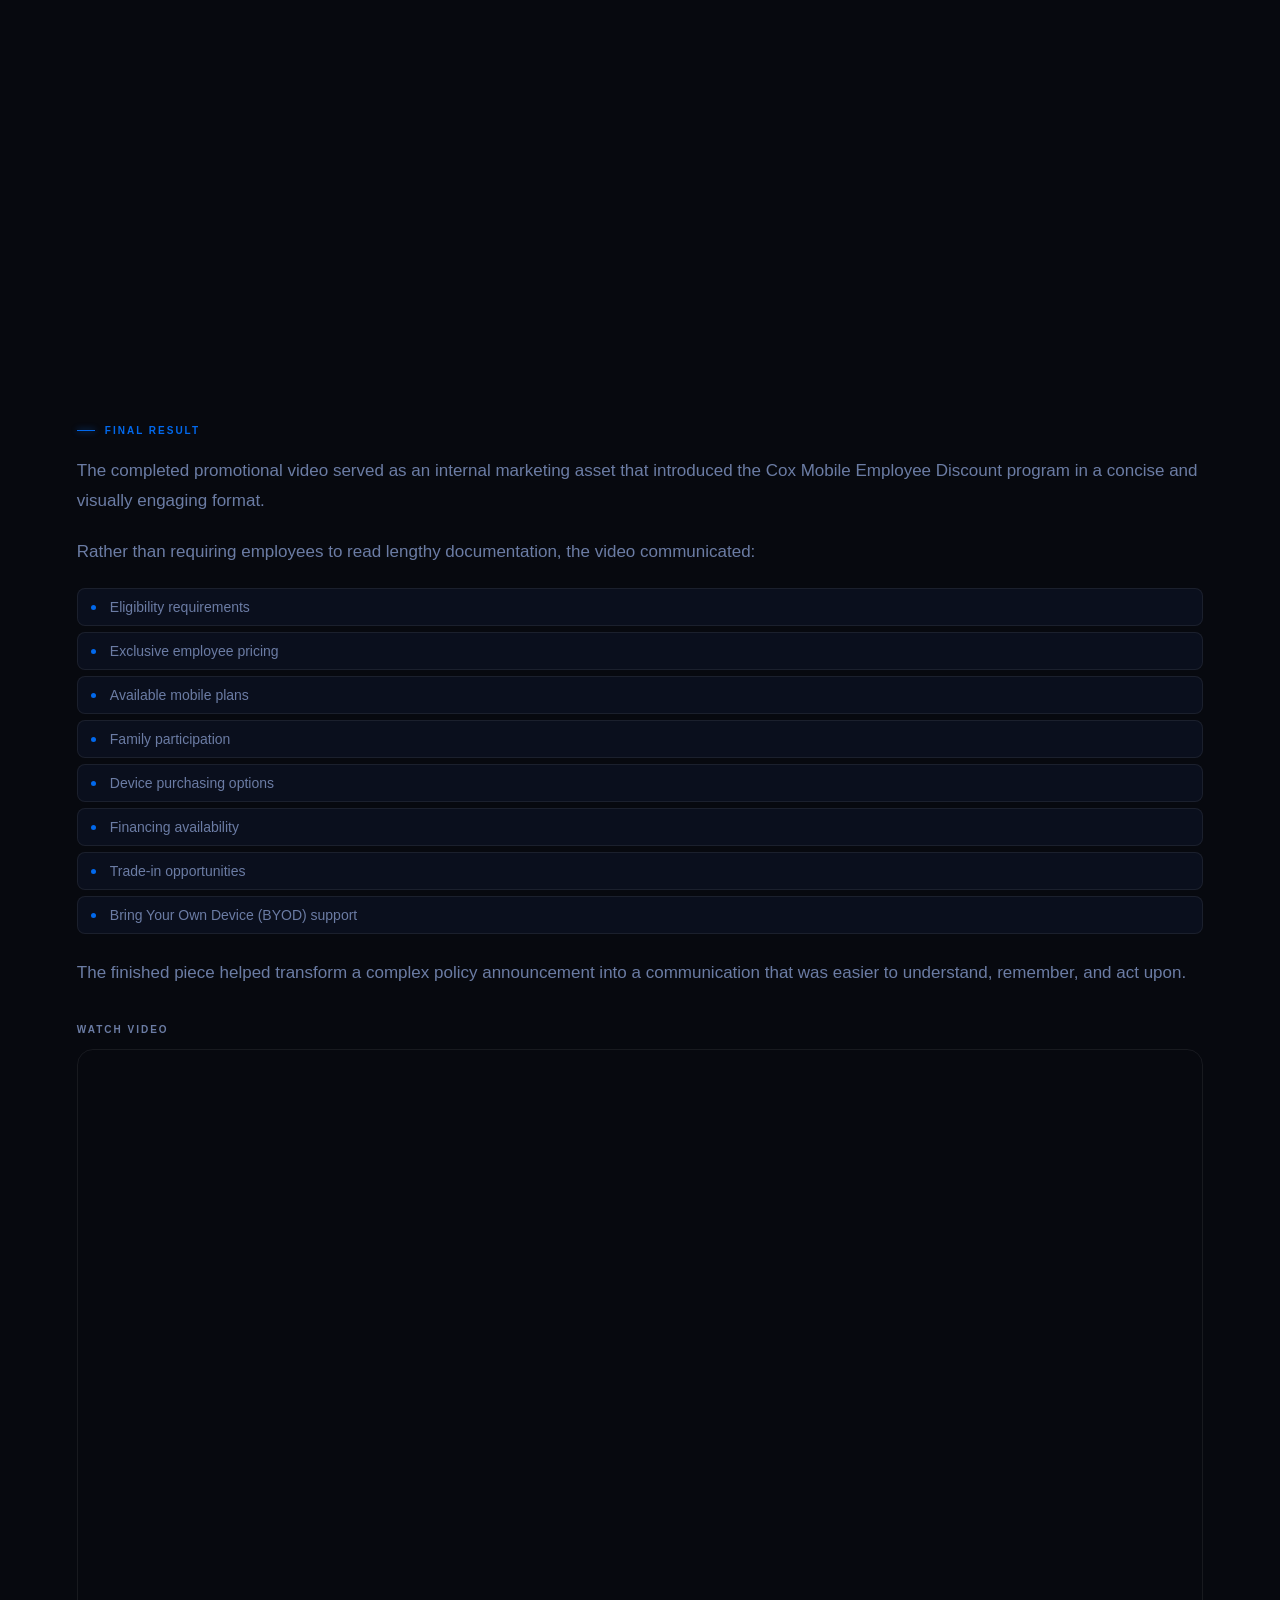
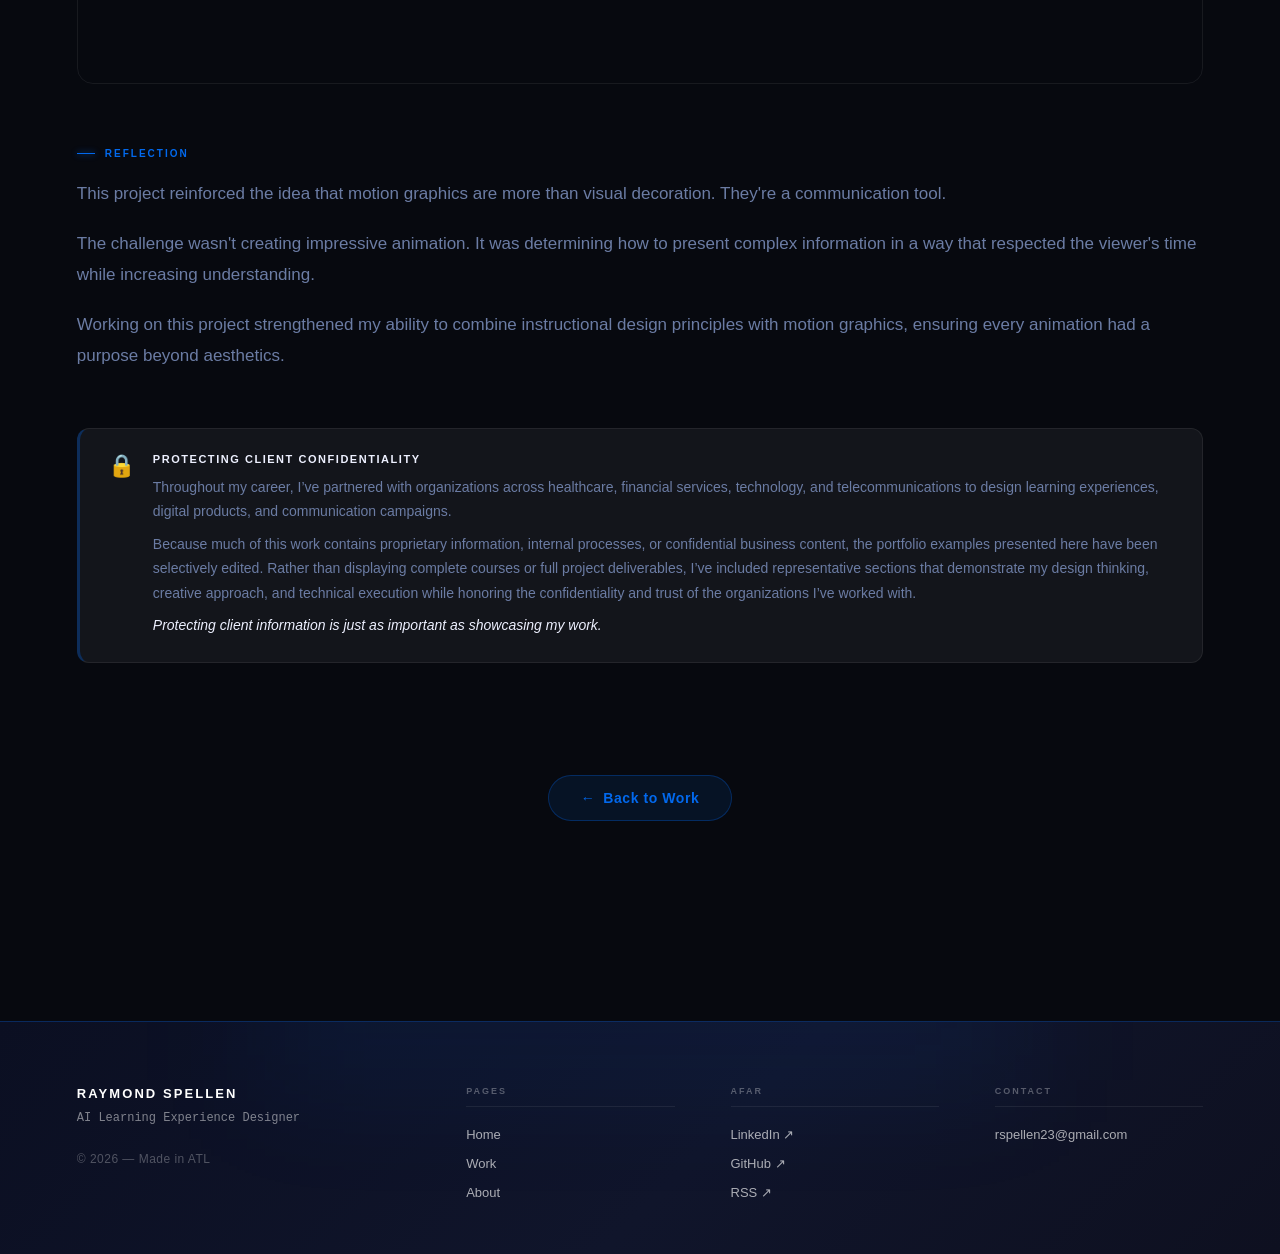
<file: cox-employee-discount.html>
<!DOCTYPE html>
<html lang="en" data-theme="dark">
<head>
<meta charset="UTF-8" />
<meta name="viewport" content="width=device-width, initial-scale=1.0" />
<title>Cox Mobile Employee Discount Campaign | Raymond Spellen</title>
<link rel="stylesheet" href="footer.css" />

<script>
(function(){var s=localStorage.getItem("rs-theme");if(s)document.documentElement.dataset.theme=s;})();
</script>

<style>
:root {
  --bg:           #07090f;
  --surface:      #0d1223;
  --card:         rgba(13, 18, 35, 0.75);
  --text:         #edf0ff;
  --muted:        #6b7ca4;
  --accent:       #0269ed;
  --accent-lo:    rgba(2, 105, 237, 0.10);
  --accent-mid:   rgba(2, 105, 237, 0.22);
  --accent-glow:  rgba(2, 105, 237, 0.32);
  --border:       rgba(255, 255, 255, 0.07);
  --border-hi:    rgba(2, 105, 237, 0.30);
  --grid-line:    rgba(2, 105, 237, 0.045);
  --orb-opacity:  0.11;
  --nav-bg:       rgba(7, 9, 15, 0.65);
  --green:        #00a651;
}
[data-theme="light"] {
  --bg:           #f1f4ff;
  --surface:      #ffffff;
  --card:         rgba(255, 255, 255, 0.82);
  --text:         #07090f;
  --muted:        #505d7e;
  --accent:       #0269ed;
  --accent-lo:    rgba(2, 105, 237, 0.07);
  --accent-mid:   rgba(2, 105, 237, 0.15);
  --accent-glow:  rgba(2, 105, 237, 0.22);
  --border:       rgba(0, 0, 0, 0.07);
  --border-hi:    rgba(2, 105, 237, 0.25);
  --grid-line:    rgba(2, 105, 237, 0.04);
  --orb-opacity:  0.05;
  --nav-bg:       rgba(241, 244, 255, 0.72);
}

*, *::before, *::after { box-sizing: border-box; margin: 0; padding: 0; }
html { scroll-behavior: smooth; }

body {
  font-family: Inter, -apple-system, Arial, sans-serif;
  background: var(--bg);
  color: var(--text);
  overflow-x: hidden;
  transition: background .4s ease, color .4s ease;
}
body::before {
  content: '';
  position: fixed; inset: 0;
  background-image:
    linear-gradient(var(--grid-line) 1px, transparent 1px),
    linear-gradient(90deg, var(--grid-line) 1px, transparent 1px);
  background-size: 64px 64px;
  pointer-events: none; z-index: 0;
  transition: background-image .4s ease;
}

.orb {
  position: fixed; border-radius: 50%;
  filter: blur(100px);
  opacity: var(--orb-opacity);
  pointer-events: none; z-index: 0;
  will-change: transform;
  transition: opacity .4s ease;
}
.orb-1 { width:600px;height:600px;background:#0072ce;top:-200px;right:-150px;animation:drift 12s ease-in-out infinite; }
.orb-2 { width:400px;height:400px;background:#ff6900;bottom:20%;left:-100px;animation:drift 14s ease-in-out infinite reverse; }

@keyframes drift { 0%,100%{transform:translateY(0)} 50%{transform:translateY(-36px)} }
@keyframes pulse { 0%,100%{opacity:1} 50%{opacity:.3} }
@keyframes glow-pulse { 0%,100%{box-shadow:0 0 20px rgba(2,105,237,.55)} 50%{box-shadow:0 0 36px rgba(2,105,237,.9)} }

nav, main, footer { position: relative; z-index: 1; }

/* ─── Nav ─── */
nav {
  position: fixed; top:0;left:0;right:0; z-index:200;
  padding:16px 6vw;
  display:flex; justify-content:space-between; align-items:center;
  background:var(--nav-bg);
  backdrop-filter:blur(20px); -webkit-backdrop-filter:blur(20px);
  border-bottom:1px solid var(--border);
  transition:background .4s ease;
}
.nav-logo-svg { width:72px; height:auto; display:block; }
.nav-logo-link { display:flex; line-height:0; }
.nav-logo-svg .cls-1 { fill:#0269ed; }
.nav-right { display:flex; align-items:center; gap:20px; }
.back-link {
  display:inline-flex; align-items:center; gap:6px;
  font-size:13px; color:var(--muted); text-decoration:none;
  letter-spacing:.03em; transition:color .2s;
}
.back-link:hover { color:var(--text); }
.back-link::before { content:'←'; }
.theme-btn {
  display:flex; align-items:center; gap:7px;
  padding:7px 16px; border-radius:999px;
  border:1px solid var(--border-hi);
  background:var(--accent-lo); color:var(--muted);
  font-size:13px; font-family:inherit; cursor:pointer;
  transition:all .25s ease;
}
.theme-btn:hover { color:var(--text); border-color:var(--accent); }
.icon-sun,.icon-moon { width:15px;height:15px;display:none; }
[data-theme="dark"]  .icon-moon { display:block; }
[data-theme="light"] .icon-sun  { display:block; }
[data-theme="dark"]  .toggle-label::after { content:"Light"; }
[data-theme="light"] .toggle-label::after { content:"Dark"; }

/* ─── Hero ─── */
.case-hero {
  padding:140px 6vw 80px;
  display:grid; grid-template-columns:1fr 1fr;
  gap:60px; align-items:center;
}
.breadcrumb {
  display:flex; align-items:center; gap:8px;
  font-size:12px; color:var(--muted); letter-spacing:.06em; margin-bottom:40px;
}
.breadcrumb a { color:var(--muted); text-decoration:none; transition:color .2s; }
.breadcrumb a:hover { color:var(--accent); }
.breadcrumb span { color:var(--border-hi); }
.case-cat {
  display:inline-flex; align-items:center; gap:8px;
  font-size:11px; font-weight:700; letter-spacing:.2em; text-transform:uppercase;
  color:var(--accent); border:1px solid var(--border-hi);
  padding:5px 14px; border-radius:999px; background:var(--accent-lo);
  margin-bottom:28px;
}
.case-hero h1 {
  font-size:clamp(30px,4vw,52px);
  letter-spacing:-0.05em; line-height:1.05; font-weight:800; margin-bottom:20px;
}
.case-subtitle { font-size:18px; color:var(--muted); line-height:1.6; margin-bottom:24px; max-width:560px; }

.type-tags { display:flex; flex-wrap:wrap; gap:6px; margin-bottom:32px; }
.type-pill {
  font-size:10px; font-weight:600; letter-spacing:.1em; text-transform:uppercase;
  padding:5px 12px; border-radius:999px;
  background:rgba(255,255,255,.05); border:1px solid var(--border); color:var(--muted);
}
[data-theme="light"] .type-pill { background:rgba(0,0,0,.04); }

.meta-row {
  display:flex; gap:0;
  border:1px solid var(--border); border-radius:14px;
  overflow:hidden; background:var(--card); backdrop-filter:blur(12px);
}
.meta-cell { flex:1; padding:16px 18px; border-right:1px solid var(--border); }
.meta-cell:last-child { border-right:none; }
.meta-label { font-size:10px; font-weight:700; letter-spacing:.18em; text-transform:uppercase; color:var(--muted); margin-bottom:5px; }
.meta-val { font-size:13px; font-weight:600; color:var(--text); }

/* ─── Hero Panel ─── */
.hero-panel {
  background:var(--card); backdrop-filter:blur(20px);
  border:1px solid var(--border-hi); border-radius:20px;
  padding:36px; position:relative; overflow:hidden;
}
.hero-panel::before {
  content:''; position:absolute; top:0;left:0;right:0; height:2px;
  background:linear-gradient(90deg, #0072ce, #ff6900);
}
.panel-badge {
  display:flex; align-items:center; gap:8px;
  font-size:10px; font-weight:700; letter-spacing:.2em; text-transform:uppercase;
  color:var(--accent); margin-bottom:24px;
}
.panel-dot {
  width:7px;height:7px; background:var(--accent); border-radius:50%;
  box-shadow:0 0 8px var(--accent); animation:pulse 2s ease-in-out infinite;
}
.panel-stats { display:grid; grid-template-columns:repeat(3,1fr); gap:4px; margin-bottom:24px; }
.panel-stat { text-align:center; padding:14px 8px; }
.panel-stat-num { display:block; font-size:32px; font-weight:800; letter-spacing:-.05em; color:var(--text); line-height:1; }
.panel-stat-desc { display:block; font-size:11px; color:var(--muted); margin-top:6px; line-height:1.3; }
.panel-divider { height:1px; background:var(--border); margin-bottom:20px; }

.engagement-phases { display:flex; flex-direction:column; gap:8px; }
.engagement-phase {
  display:flex; align-items:center; gap:12px;
  padding:12px 16px;
  background:rgba(2,105,237,.04); border:1px solid var(--border);
  border-radius:10px; font-size:12px; color:var(--text); font-weight:500;
  transition:border-color .2s;
}
.engagement-phase:hover { border-color:var(--border-hi); }
.phase-num {
  width:26px; height:26px; border-radius:50%;
  background:var(--accent-lo); border:1px solid var(--border-hi);
  display:flex; align-items:center; justify-content:center;
  font-size:9px; font-weight:700; color:var(--accent); flex-shrink:0;
}

/* ─── Case Divider ─── */
.case-divider { height:1px; background:var(--border); margin:0 6vw; }

/* ─── Content layout ─── */
main { padding-bottom:120px; }
.cs-section { padding:64px 6vw 0; }
.cs-row { display:grid; grid-template-columns:1fr 1fr; gap:60px; align-items:start; }
.cs-row.full { grid-template-columns:1fr; }
.cs-label {
  font-size:10px; font-weight:700; letter-spacing:.2em; text-transform:uppercase;
  color:var(--accent); display:flex; align-items:center; gap:10px; margin-bottom:20px;
}
.cs-label::before {
  content:''; width:18px; height:1px; background:var(--accent); box-shadow:0 0 6px var(--accent);
}
.cs-body p { font-size:17px; color:var(--muted); line-height:1.8; margin-bottom:20px; }
.cs-body p:last-child { margin-bottom:0; }
.section-intro { font-size:17px; color:var(--muted); line-height:1.8; margin-bottom:20px; }
.section-sublabel { font-size:10px; font-weight:700; letter-spacing:.2em; text-transform:uppercase; color:var(--muted); margin-bottom:16px; margin-top:28px; }

/* ─── Goal / bullet lists ─── */
.goal-list { list-style:none; display:flex; flex-direction:column; gap:6px; }
.goal-list li {
  font-size:14px; color:var(--muted); padding:10px 14px 10px 32px;
  background:var(--card); border:1px solid var(--border); border-radius:8px; position:relative;
}
.goal-list li::before {
  content:''; position:absolute; left:13px; top:16px;
  width:5px; height:5px; background:var(--accent); border-radius:50%;
}

/* ─── My Role ─── */
.role-title { font-size:26px; font-weight:800; letter-spacing:-.03em; color:var(--text); margin-bottom:16px; }
.role-desc { font-size:17px; color:var(--muted); line-height:1.8; }
.responsibility-grid { display:flex; flex-wrap:wrap; gap:8px; margin-top:20px; }
.responsibility-pill {
  padding:8px 16px; background:var(--card); border:1px solid var(--border); border-radius:999px;
  font-size:13px; font-weight:500; color:var(--text); transition:border-color .2s, color .2s;
}
.responsibility-pill:hover { border-color:var(--border-hi); color:var(--accent); }

/* ─── Info groups (Information Design breakdown) ─── */
.info-grid { display:grid; grid-template-columns:1fr 1fr; gap:16px; margin-top:8px; }
.info-card {
  padding:22px 24px; background:var(--card); border:1px solid var(--border);
  border-radius:14px;
}
.info-card-label {
  font-size:9px; font-weight:700; letter-spacing:.2em; text-transform:uppercase;
  color:var(--accent); margin-bottom:14px; padding-bottom:10px; border-bottom:1px solid var(--border);
}
.info-card ul { list-style:none; display:flex; flex-direction:column; gap:8px; }
.info-card ul li {
  font-size:14px; color:var(--text); padding-left:16px; position:relative; line-height:1.5;
}
.info-card ul li::before {
  content:''; position:absolute; left:0; top:8px;
  width:4px; height:4px; background:var(--accent); border-radius:50%;
}

/* ─── Tools (kept for consistency, unused if no tools section) ─── */
.tools-grid { display:flex; flex-wrap:wrap; gap:10px; margin-top:8px; }
.tool-badge {
  padding:10px 20px; background:var(--card); border:1px solid var(--border); border-radius:999px;
  font-size:13px; font-weight:500; color:var(--text); transition:border-color .2s, color .2s;
}
.tool-badge:hover { border-color:var(--border-hi); color:var(--accent); }

/* ─── Video embed ─── */
.video-section-label {
  font-size:10px; font-weight:700; letter-spacing:.2em; text-transform:uppercase;
  color:var(--muted); margin:0 0 14px;
}
.video-block { margin-top:36px; margin-bottom:36px; }
.video-block:last-child { margin-bottom:0; }
.video-wrap-outer {
  border-radius:16px; overflow:hidden; border:1px solid var(--border);
}

/* ─── Back CTA ─── */
.back-cta { padding:60px 6vw 0; text-align:center; }
.back-btn {
  display:inline-flex; align-items:center; gap:8px;
  padding:14px 32px; border:1px solid var(--border-hi); border-radius:999px;
  background:var(--accent-lo); color:var(--accent);
  text-decoration:none; font-size:14px; font-weight:600; letter-spacing:.04em;
  transition:all .25s ease;
}
.back-btn:hover { background:var(--accent); color:#fff; border-color:var(--accent); }
.back-btn::before { content:'←'; }

/* ─── Reveal ─── */
.reveal { opacity:0; transform:translateY(20px); }

/* ─── Responsive ─── */
@media (max-width:900px) {
  .case-hero { grid-template-columns:1fr; gap:40px; }
  .cs-row { grid-template-columns:1fr; gap:32px; }
  .info-grid { grid-template-columns:1fr; }
}

/* ─── Audio Player ─── */
.audio-player { position:fixed; bottom:28px; right:28px; z-index:300; background:var(--card); backdrop-filter:blur(20px); -webkit-backdrop-filter:blur(20px); border:1px solid var(--border-hi); border-radius:18px; padding:18px 22px; min-width:248px; box-shadow:0 8px 40px rgba(0,0,0,.28),0 0 0 1px var(--border); transition:background .4s ease,border-color .4s ease,padding .25s ease,min-width .25s ease; overflow:hidden; }
.audio-player::before { content:''; position:absolute; top:0; left:0; right:0; height:2px; background:linear-gradient(90deg,var(--accent),#5c2eed); border-radius:18px 18px 0 0; }
.ap-header { display:flex; align-items:center; gap:10px; margin-bottom:14px; }
.ap-icon { width:30px; height:30px; flex-shrink:0; background:var(--accent-lo); border:1px solid var(--border-hi); border-radius:8px; display:flex; align-items:center; justify-content:center; color:var(--accent); }
.ap-icon svg { width:14px; height:14px; }
.ap-track { flex:1; min-width:0; }
.ap-title { display:block; font-size:12px; font-weight:600; color:var(--text); white-space:nowrap; overflow:hidden; text-overflow:ellipsis; letter-spacing:.01em; }
.ap-label { display:block; font-size:10px; color:var(--muted); letter-spacing:.06em; text-transform:uppercase; margin-top:1px; }
.ap-controls { display:flex; align-items:center; gap:10px; }
.ap-play-btn { flex-shrink:0; width:34px; height:34px; border-radius:50%; border:1px solid var(--border-hi); background:var(--accent); color:#fff; display:flex; align-items:center; justify-content:center; cursor:pointer; font-family:inherit; transition:background .2s,transform .15s; }
.ap-play-btn:hover { background:#0253c4; transform:scale(1.08); }
.ap-play-btn svg { width:13px; height:13px; }
.ap-progress-wrap { flex:1; height:4px; background:var(--border); border-radius:2px; cursor:pointer; position:relative; overflow:hidden; }
.ap-progress-bar { height:100%; width:0%; background:var(--accent); border-radius:2px; transition:width .1s linear; }
.ap-time { font-size:10px; font-weight:600; color:var(--muted); letter-spacing:.05em; min-width:30px; text-align:right; font-family:'Courier New',monospace; }
.ap-min-btn { background:none; border:none; color:var(--muted); cursor:pointer; padding:4px 6px; display:flex; align-items:center; justify-content:center; border-radius:6px; margin-left:auto; flex-shrink:0; transition:color .2s,background .2s; }
.ap-min-btn:hover { color:var(--text); background:var(--accent-lo); }
.ap-min-btn svg { width:14px; height:14px; transition:transform .3s ease; }
.audio-player.is-min { padding:12px 16px; min-width:0; }
.audio-player.is-min .ap-header { margin-bottom:0; }
.audio-player.is-min .ap-track,.audio-player.is-min .ap-controls { display:none; }
.audio-player.is-min .ap-min-btn svg { transform:rotate(180deg); }

/* ─── Site Footer ─── */
.conf-notice-wrap { padding:56px 6vw 52px; }
.conf-notice { display:flex; gap:18px; align-items:flex-start; background:rgba(255,255,255,.05); border:1px solid var(--border); border-left:3px solid var(--border-hi); border-radius:12px; padding:24px 28px; }
[data-theme="light"] .conf-notice { background:rgba(0,0,0,.04); }
.conf-notice-icon { font-size:22px; flex-shrink:0; line-height:1; margin-top:2px; }
.conf-notice-title { font-size:11px; font-weight:700; letter-spacing:.14em; text-transform:uppercase; color:var(--text); margin-bottom:10px; }
.conf-notice-text { font-size:14px; color:var(--muted); line-height:1.75; margin-bottom:8px; }
.conf-notice-text:last-child { margin-bottom:0; }
.conf-notice-closing { font-style:italic; color:var(--text) !important; }
.site-footer { display:block !important; background:linear-gradient(135deg,#0b0f22 0%,#10152b 55%,#0e1020 100%); border-top:1px solid rgba(2,105,237,.28); padding:64px 6vw 52px; margin-top:80px; position:relative; z-index:1; overflow:hidden; }
[data-theme="light"] .site-footer { background:linear-gradient(135deg,#e4eaff 0%,#eef1ff 55%,#dde6ff 100%); border-top:1px solid rgba(2,105,237,.18); }
.footer-inner { display:grid !important; grid-template-columns:1.6fr 1fr 1fr 1fr; gap:56px; align-items:start; }
.footer-brand { display:flex !important; flex-direction:column !important; }
.footer-name { font-size:13px; font-weight:800; letter-spacing:.16em; text-transform:uppercase; color:#fff; margin-bottom:8px; }
[data-theme="light"] .footer-name { color:#07090f; }
.footer-tagline { font-family:'Courier New',monospace; font-size:12px; color:rgba(255,255,255,.48); line-height:1.6; margin-bottom:24px; }
[data-theme="light"] .footer-tagline { color:#505d7e; }
.footer-copy { font-size:12px; color:rgba(255,255,255,.28); }
[data-theme="light"] .footer-copy { color:#9aa5c4; }
.footer-col { display:flex !important; flex-direction:column !important; gap:11px; }
.footer-col-label { display:block; font-size:9px; font-weight:700; letter-spacing:.22em; text-transform:uppercase; color:rgba(255,255,255,.3); margin-bottom:8px; padding-bottom:10px; border-bottom:1px solid rgba(255,255,255,.07); }
[data-theme="light"] .footer-col-label { color:#7a89b0; border-bottom-color:rgba(0,0,0,.07); }
.footer-col a { font-size:13px; color:rgba(255,255,255,.65); text-decoration:none; transition:color .2s; }
.footer-col a:hover { color:#0269ed; }
[data-theme="light"] .footer-col a { color:#07090f; }
[data-theme="light"] .footer-col a:hover { color:#0269ed; }
@media(max-width:780px){.footer-inner{grid-template-columns:1fr 1fr !important;gap:36px;}.footer-brand{grid-column:1/-1;margin-bottom:8px;}}
@media(max-width:480px){.footer-inner{grid-template-columns:1fr !important;}}
</style>
</head>
<body>

<div class="orb orb-1"></div>
<div class="orb orb-2"></div>

<nav>
  <a href="index.html" class="nav-logo-link"><svg class="nav-logo-svg" viewBox="0 0 1119.99 461.88" xmlns="http://www.w3.org/2000/svg">
    <path class="cls-1" d="M122.86,336.76l-122.86.14,51.08-73.11,14.62-20.52c2.9-2.01,3.95-5.2,6.02-8.01l38.52-52.41c-39.26-16.86-68.72-46.02-66.66-90.72.02-36.71,24.75-66.36,58.06-79.94C121.98,3.89,143.37.39,165.79.38l215.58-.13,21.4.59-36.93,81.54c-34.11,20.93-61.34,50.14-78.95,86.01-6.89,14.04-11.42,28.09-13.55,43.73l-44.33.18-15.67.8-90.48,123.67ZM194.12,132.17l85.6-.16,26.28-57.83-120.31-.1c-9.86-.26-18.55,1.29-27.49,4.69-15.89,6.06-22.75,24.15-14.33,39.28,7.8,14.02,32.15,13.82,50.25,14.12Z"/>
    <path class="cls-1" d="M746.52,170.11c-41.01-4.36-80.49-13.59-121.05-20.85-36.13-6.47-71.23-11.73-107.86-14.17-29.82-1.98-58.53-.9-87.3,6.82-17.5,4.69-33.44,12.44-48.13,22.68-16.47,11.48-29.41,26.01-38.27,43.81-15.53,31.22-13.31,71.85,15.78,92.76l-19.06-6.13c-14.24-4.58-26.38-13.5-36.01-24.84-24.78-29.19-21.93-66.45-5.73-99.88,10.49-21.65,25.46-40.45,43.13-56.59,4-3.65,7.99-5.99,12.07-9.19l6.69-5.24c19.83-13.56,40.91-23.45,64.21-29.67l37.31-7.76c42.07-5.44,84.1-2.69,125.65,5.95l70.61,18.24,15.09,4.57,59.17,16.35c79.18,25.2,121,41.06,189.66,34.63s85.92-17.17,88.58-18.08c28.8-9.76,45.96-21.68,65.62-31.13l43.32-22.01c-57.28,35.37-111.01,80.38-176.34,98.19-18.41,5.02-35.52,12.22-98.81,11.55-30.35-.32-68.17-6.8-98.32-10Z"/>
    <path class="cls-1" d="M389.35,270.35c73.89-64.99,161.21-70.91,202.21-32.68,29.97,27.95,33,77.44,21.45,112.34-29.44,88.96-172.19,139.36-275.74,96.16-13.71-5.72-81.39-31.4-103.15-96.16-15.16-45.12-3.04-93.95,0-93.96,1.83,0,.04,17.59,5.11,34.72,16.6,56.14,105.76,102.1,188.94,86.81,55.87-10.27,110.69-33.31,96-80.68-8.28-26.7-49.24-41.07-52.09-41.87-42.02-11.91-77.17,11.49-82.72,15.32Z"/>
    <path class="cls-1" d="M412.84.25c7.83-1.89,171,5.68,322.09,73.8,65.77,29.65,86.09,35.79,115.6,40.58,130.66,21.21,242.15-42.4,240.19-40.58-3.19,2.97-108.45,83.8-246.89,58.12-3.77-.7-8.42-1.26-17.36-3.77-90.03-25.29-136.85-61.04-287.14-81.85-90.42-12.52-159.1,30.61-157.17,26.37,1.71-3.75,29.14-72.29,30.69-72.66Z"/>
  </svg></a>
  <div class="nav-right">
    <a href="index.html" class="back-link">Back to Portfolio</a>
    <button class="theme-btn" onclick="toggleTheme()">
      <svg class="icon-sun" viewBox="0 0 24 24" stroke="currentColor" fill="none" stroke-width="2">
        <circle cx="12" cy="12" r="5"/>
        <line x1="12" y1="1" x2="12" y2="3"/><line x1="12" y1="21" x2="12" y2="23"/>
        <line x1="4.22" y1="4.22" x2="5.64" y2="5.64"/><line x1="18.36" y1="18.36" x2="19.78" y2="19.78"/>
        <line x1="1" y1="12" x2="3" y2="12"/><line x1="21" y1="12" x2="23" y2="12"/>
        <line x1="4.22" y1="19.78" x2="5.64" y2="18.36"/><line x1="18.36" y1="5.64" x2="19.78" y2="4.22"/>
      </svg>
      <svg class="icon-moon" viewBox="0 0 24 24" stroke="currentColor" fill="none" stroke-width="2">
        <path d="M21 12.79A9 9 0 1 1 11.21 3 7 7 0 0 0 21 12.79z"/>
      </svg>
      <span class="toggle-label"></span>
    </button>
  </div>
</nav>

<main>

  <!-- ─── Hero ─── -->
  <div class="case-hero">
    <div class="hero-content">
      <div class="breadcrumb reveal">
        <a href="index.html">Portfolio</a><span>/</span>
        <a href="index.html#work">Work</a><span>/</span>
        Cox Mobile Employee Discount Campaign
      </div>
      <div class="case-cat reveal">Motion Graphics</div>
      <h1 class="reveal">Cox Mobile Employee<br>Discount Campaign</h1>
      <p class="case-subtitle reveal">Turning a policy-heavy benefits announcement into an engaging internal communication</p>
      <div class="type-tags reveal">
        <span class="type-pill">Motion Graphics</span>
        <span class="type-pill">Internal Communications</span>
        <span class="type-pill">Promotional Video</span>
        <span class="type-pill">Information Design</span>
        <span class="type-pill">Video Editing</span>
      </div>
      <div class="meta-row reveal">
        <div class="meta-cell">
          <div class="meta-label">Client</div>
          <div class="meta-val">Cox Communications</div>
        </div>
        <div class="meta-cell">
          <div class="meta-label">Year</div>
          <div class="meta-val">2024</div>
        </div>
        <div class="meta-cell">
          <div class="meta-label">Discipline</div>
          <div class="meta-val">Motion Graphics</div>
        </div>
        <div class="meta-cell">
          <div class="meta-label">Role</div>
          <div class="meta-val">Sr. Instructional Designer</div>
        </div>
      </div>
    </div>

    <div class="hero-panel reveal">
      <div class="panel-badge"><span class="panel-dot"></span> Internal Communications Campaign</div>
      <div class="panel-stats">
        <div class="panel-stat">
          <span class="panel-stat-num">1</span>
          <span class="panel-stat-desc">Promotional<br>Video</span>
        </div>
        <div class="panel-stat">
          <span class="panel-stat-num">9</span>
          <span class="panel-stat-desc">Topics<br>Simplified</span>
        </div>
        <div class="panel-stat">
          <span class="panel-stat-num">2024</span>
          <span class="panel-stat-desc">Release<br>Year</span>
        </div>
      </div>
      <div class="panel-divider"></div>
      <div class="engagement-phases">
        <div class="engagement-phase">
          <div class="phase-num">01</div>
          Concept &amp; Storyboarding
        </div>
        <div class="engagement-phase">
          <div class="phase-num">02</div>
          Animation &amp; Motion Design
        </div>
        <div class="engagement-phase">
          <div class="phase-num">03</div>
          Final Edit &amp; Delivery
        </div>
      </div>
    </div>
  </div>

  <div class="case-divider"></div>

  <!-- ─── Overview ─── -->
  <div class="cs-section reveal">
    <div class="cs-label">Overview</div>
    <div class="cs-row full">
      <div class="cs-body">
        <p>Cox Communications introduced a new employee discount program for Cox Mobile, giving eligible employees and their immediate family members access to exclusive pricing on mobile service plans.</p>
        <p>To support the rollout, I designed and produced an animated promotional video that transformed detailed policy information into a concise, engaging internal communication. The goal was to quickly explain eligibility, plan options, pricing, and enrollment benefits while encouraging employees to take advantage of the program.</p>
      </div>
    </div>
  </div>

  <!-- ─── The Challenge ─── -->
  <div class="cs-section reveal">
    <div class="cs-label">The Challenge</div>
    <div class="cs-row full">
      <div class="cs-body">
        <p>Employee benefit announcements often contain important information, but they're rarely engaging.</p>
        <p>The original content included eligibility requirements, pricing details, financing options, trade-in programs, family eligibility rules, and multiple service plans, all of which needed to be communicated clearly without overwhelming the audience.</p>
        <p>The challenge was to reduce a policy-heavy script into an easily digestible visual experience that employees would actually watch from beginning to end.</p>
      </div>
    </div>
  </div>

  <!-- ─── My Role ─── -->
  <div class="cs-section reveal">
    <div class="cs-label">My Role</div>
    <div class="cs-row">
      <div>
        <div class="role-title">Sr. Instructional Designer</div>
        <p class="role-desc">I led the creative development of the promotional video from concept through final delivery.</p>
      </div>
      <div>
        <div class="responsibility-grid">
          <span class="responsibility-pill">Motion graphics design</span>
          <span class="responsibility-pill">Storyboarding</span>
          <span class="responsibility-pill">Visual concept development</span>
          <span class="responsibility-pill">Information hierarchy</span>
          <span class="responsibility-pill">Animation</span>
          <span class="responsibility-pill">Video editing</span>
          <span class="responsibility-pill">Typography animation</span>
          <span class="responsibility-pill">Iconography selection</span>
          <span class="responsibility-pill">Audio synchronization</span>
          <span class="responsibility-pill">Final rendering</span>
        </div>
      </div>
    </div>
  </div>

  <!-- ─── Understanding the Problem ─── -->
  <div class="cs-section reveal">
    <div class="cs-label">Understanding the Problem</div>
    <p class="section-intro">The biggest challenge wasn't explaining the mobile plans. It was reducing cognitive load.</p>
    <p class="section-intro">Employees needed immediate answers to questions like:</p>
    <ul class="goal-list">
      <li>Who qualifies?</li>
      <li>What discounts do I receive?</li>
      <li>Can my family participate?</li>
      <li>Which plans are available?</li>
      <li>How much do they cost?</li>
      <li>Can I finance a phone?</li>
      <li>Can I bring my own device?</li>
    </ul>
    <p class="section-intro" style="margin-top:24px; margin-bottom:0;">If those answers weren't immediately obvious, viewers were likely to stop paying attention.</p>
  </div>

  <!-- ─── Design Strategy ─── -->
  <div class="cs-section reveal">
    <div class="cs-label">Design Strategy</div>
    <p class="section-intro">Rather than presenting the announcement as a narrated policy document, I organized the information into a visual story that answered employees' questions in the order they were most likely to ask them.</p>
    <p class="section-intro">The experience gradually introduced:</p>
    <ul class="goal-list">
      <li>Employee eligibility</li>
      <li>Family eligibility</li>
      <li>Mobile plans</li>
      <li>Employee pricing</li>
      <li>Device purchasing options</li>
      <li>Trade-in opportunities</li>
      <li>Bring Your Own Device (BYOD)</li>
      <li>Financing information</li>
      <li>Call to action</li>
    </ul>
    <p class="section-intro" style="margin-top:24px; margin-bottom:0;">This sequential structure reduced information overload while maintaining viewer engagement.</p>
  </div>

  <!-- ─── Motion Design Decisions ─── -->
  <div class="cs-section reveal">
    <div class="cs-label">Motion Design Decisions</div>
    <p class="section-intro">The animation style emphasized clarity over complexity. Instead of flashy transitions, I focused on motion that reinforced the message.</p>
    <p class="section-intro">Design techniques included:</p>
    <ul class="goal-list">
      <li>Kinetic typography</li>
      <li>Animated icons</li>
      <li>Smooth scene transitions</li>
      <li>Branded motion elements</li>
      <li>Sequential information reveals</li>
      <li>Callout animations</li>
      <li>Pricing emphasis</li>
      <li>Visual comparisons</li>
    </ul>
    <p class="section-intro" style="margin-top:24px; margin-bottom:0;">Each animation served a functional purpose by directing attention to the most important information at the right moment.</p>
  </div>

  <!-- ─── Information Design ─── -->
  <div class="cs-section reveal">
    <div class="cs-label">Information Design</div>
    <p class="section-intro">One of the most important aspects of the project was organizing large amounts of information into manageable pieces. Rather than displaying everything at once, content was grouped into logical sections so viewers could process one idea before moving to the next.</p>
    <p class="section-intro">Examples included:</p>
    <div class="info-grid">
      <div class="info-card">
        <div class="info-card-label">Eligibility</div>
        <ul>
          <li>Employees in good standing</li>
          <li>Immediate family qualification</li>
        </ul>
      </div>
      <div class="info-card">
        <div class="info-card-label">Plans</div>
        <ul>
          <li>Gig Unlimited</li>
          <li>Pay As You Gig</li>
        </ul>
      </div>
      <div class="info-card">
        <div class="info-card-label">Pricing</div>
        <ul>
          <li>Employee-exclusive monthly rates</li>
        </ul>
      </div>
      <div class="info-card">
        <div class="info-card-label">Devices</div>
        <ul>
          <li>Purchase outright</li>
          <li>Finance through Citizens Pay (if eligible)</li>
          <li>Trade-in options</li>
          <li>Bring your own device</li>
        </ul>
      </div>
    </div>
    <p class="section-intro" style="margin-top:24px; margin-bottom:0;">Breaking information into smaller visual moments improved readability while keeping the pace energetic.</p>
  </div>

  <!-- ─── Visual Design ─── -->
  <div class="cs-section reveal">
    <div class="cs-label">Visual Design</div>
    <p class="section-intro">The video followed Cox's corporate brand standards while creating a modern promotional style. Design choices emphasized:</p>
    <ul class="goal-list">
      <li>Clean layouts</li>
      <li>Bold typography</li>
      <li>High-contrast callouts</li>
      <li>Brand-consistent color usage</li>
      <li>Animated icons</li>
      <li>Minimalist illustrations</li>
      <li>Consistent spacing</li>
      <li>Strong visual hierarchy</li>
    </ul>
    <p class="section-intro" style="margin-top:24px; margin-bottom:0;">The result balanced professionalism with approachability, making a benefits announcement feel more like a product launch than a policy update.</p>
  </div>

  <!-- ─── Learning & Communication Strategy ─── -->
  <div class="cs-section reveal">
    <div class="cs-label">Learning &amp; Communication Strategy</div>
    <p class="section-intro">Although promotional in nature, the video applied many instructional design principles. These included:</p>
    <ul class="goal-list">
      <li>Progressive disclosure</li>
      <li>Chunking information</li>
      <li>Visual reinforcement</li>
      <li>Signaling important details</li>
      <li>Story-driven communication</li>
      <li>Repetition of key benefits</li>
      <li>Clear calls to action</li>
    </ul>
    <p class="section-intro" style="margin-top:24px; margin-bottom:0;">By combining these techniques with motion graphics, the final product supported both awareness and comprehension.</p>
  </div>

  <!-- ─── Tools Used ─── -->
  <div class="cs-section reveal">
    <div class="cs-label">Tools Used</div>
    <div class="tools-grid">
      <span class="tool-badge">Adobe After Effects</span>
      <span class="tool-badge">Adobe Premiere Pro</span>
      <span class="tool-badge">Adobe Photoshop</span>
      <span class="tool-badge">WellSaid Labs</span>
    </div>
  </div>

  <!-- ─── Final Result ─── -->
  <div class="cs-section reveal">
    <div class="cs-label">Final Result</div>
    <p class="section-intro">The completed promotional video served as an internal marketing asset that introduced the Cox Mobile Employee Discount program in a concise and visually engaging format.</p>
    <p class="section-intro">Rather than requiring employees to read lengthy documentation, the video communicated:</p>
    <ul class="goal-list">
      <li>Eligibility requirements</li>
      <li>Exclusive employee pricing</li>
      <li>Available mobile plans</li>
      <li>Family participation</li>
      <li>Device purchasing options</li>
      <li>Financing availability</li>
      <li>Trade-in opportunities</li>
      <li>Bring Your Own Device (BYOD) support</li>
    </ul>
    <p class="section-intro" style="margin-top:24px; margin-bottom:0;">The finished piece helped transform a complex policy announcement into a communication that was easier to understand, remember, and act upon.</p>

    <div class="video-block">
      <div class="video-section-label">Watch Video</div>
      <div class="video-wrap-outer">
        <div style="padding:56.25% 0 0 0;position:relative;">
          <iframe src="https://player.vimeo.com/video/1205664962?badge=0&amp;autopause=0&amp;player_id=0&amp;app_id=58479"
            frameborder="0"
            allow="autoplay; fullscreen; picture-in-picture; clipboard-write; encrypted-media; web-share"
            referrerpolicy="strict-origin-when-cross-origin"
            style="position:absolute;top:0;left:0;width:100%;height:100%;"
            title="Cox Employee Discount Promo">
          </iframe>
        </div>
      </div>
    </div>
  </div>

  <!-- ─── Reflection ─── -->
  <div class="cs-section reveal">
    <div class="cs-label">Reflection</div>
    <div class="cs-row full">
      <div class="cs-body">
        <p>This project reinforced the idea that motion graphics are more than visual decoration. They're a communication tool.</p>
        <p>The challenge wasn't creating impressive animation. It was determining how to present complex information in a way that respected the viewer's time while increasing understanding.</p>
        <p>Working on this project strengthened my ability to combine instructional design principles with motion graphics, ensuring every animation had a purpose beyond aesthetics.</p>
      </div>
    </div>
  </div>

  <!-- ─── Back CTA ─── -->
  <div class="conf-notice-wrap">
  <div class="conf-notice">
    <span class="conf-notice-icon">🔒</span>
    <div>
      <p class="conf-notice-title">Protecting Client Confidentiality</p>
      <p class="conf-notice-text">Throughout my career, I&#8217;ve partnered with organizations across healthcare, financial services, technology, and telecommunications to design learning experiences, digital products, and communication campaigns.</p>
      <p class="conf-notice-text">Because much of this work contains proprietary information, internal processes, or confidential business content, the portfolio examples presented here have been selectively edited. Rather than displaying complete courses or full project deliverables, I&#8217;ve included representative sections that demonstrate my design thinking, creative approach, and technical execution while honoring the confidentiality and trust of the organizations I&#8217;ve worked with.</p>
      <p class="conf-notice-text conf-notice-closing">Protecting client information is just as important as showcasing my work.</p>
    </div>
  </div>
</div>
<div class="back-cta reveal">
<a href="index.html#work" class="back-btn">Back to Work</a>
  </div>

</main>

<footer class="site-footer">
  <div class="footer-inner">
    <div class="footer-brand">
      <span class="footer-name">Raymond Spellen</span>
      <span class="footer-tagline">AI Learning Experience Designer</span>
      <span class="footer-copy">&copy; 2026 &mdash; Made in ATL</span>
    </div>
    <div class="footer-col">
      <span class="footer-col-label">Pages</span>
      <a href="index.html">Home</a>
      <a href="index.html#work">Work</a>
      <a href="index.html#about">About</a>
    </div>
    <div class="footer-col">
      <span class="footer-col-label">Afar</span>
      <a href="https://www.linkedin.com/in/rspellen/" target="_blank" rel="noopener">LinkedIn &#8599;</a>
      <a href="https://github.com/rspellen23" target="_blank" rel="noopener">GitHub &#8599;</a>
      <a href="#" target="_blank" rel="noopener">RSS &#8599;</a>
    </div>
    <div class="footer-col">
      <span class="footer-col-label">Contact</span>
      <a href="mailto:rspellen23@gmail.com">rspellen23@gmail.com</a>
    </div>
  </div>
</footer>

<script>
function toggleTheme() {
  var html = document.documentElement;
  html.dataset.theme = html.dataset.theme === "dark" ? "light" : "dark";
  localStorage.setItem("rs-theme", html.dataset.theme);
}

document.addEventListener("DOMContentLoaded", function() {
  var obs = new IntersectionObserver(function(entries) {
    entries.forEach(function(entry) {
      if (!entry.isIntersecting) return;
      entry.target.style.transition = "opacity .75s ease, transform .75s ease";
      entry.target.style.opacity = 1;
      entry.target.style.transform = "translateY(0)";
      obs.unobserve(entry.target);
    });
  }, { threshold: 0.08 });
  document.querySelectorAll(".reveal").forEach(function(el) { obs.observe(el); });
});
</script>



<div class="audio-player" id="audioPlayer">
  <audio id="audioEl" src="audio/me+you-peace.mp3" preload="auto"></audio>
  <div class="ap-header">
    <div class="ap-icon">
      <svg viewBox="0 0 24 24" fill="none" stroke="currentColor" stroke-width="2" stroke-linecap="round" stroke-linejoin="round">
        <path d="M9 18V5l12-2v13"/><circle cx="6" cy="18" r="3"/><circle cx="18" cy="16" r="3"/>
      </svg>
    </div>
    <div class="ap-track">
      <span class="ap-title">me + you &#8212; peace</span>
      <span class="ap-label">Now Playing</span>
    </div>
    <button class="ap-min-btn" id="apMinBtn" aria-label="Minimize player">
      <svg viewBox="0 0 24 24" fill="none" stroke="currentColor" stroke-width="2.5" stroke-linecap="round" stroke-linejoin="round"><polyline points="18 9 12 15 6 9"/></svg>
    </button>
  </div>
  <div class="ap-controls">
    <button class="ap-play-btn" id="apPlayBtn" aria-label="Play">
      <svg id="apPlayIcon" viewBox="0 0 24 24" fill="currentColor"><polygon points="5,3 19,12 5,21"/></svg>
    </button>
    <div class="ap-progress-wrap" id="apProgressWrap" role="slider" aria-label="Seek">
      <div class="ap-progress-bar" id="apBar"></div>
    </div>
    <span class="ap-time" id="apTime">0:00</span>
  </div>
</div>
<script src="https://player.vimeo.com/api/player.js"></script>
<script>
(function(){
  var audio=document.getElementById('audioEl'),playBtn=document.getElementById('apPlayBtn'),icon=document.getElementById('apPlayIcon'),bar=document.getElementById('apBar'),timeEl=document.getElementById('apTime'),wrap=document.getElementById('apProgressWrap');
  var DUCK=0.12,normalVol=1;
  var PP='<polygon points="5,3 19,12 5,21"/>',PA='<rect x="6" y="4" width="4" height="16"/><rect x="14" y="4" width="4" height="16"/>';
  function fmt(s){var m=Math.floor(s/60),sec=Math.floor(s%60);return m+':'+(sec<10?'0':'')+sec;}
  function save(){try{localStorage.setItem('rs-audio',JSON.stringify({playing:!audio.paused,time:audio.currentTime,vol:normalVol}));}catch(e){}}
  var st={};
  try{
    var _nav=(performance.getEntriesByType&&performance.getEntriesByType('navigation'))||[];
    if(_nav[0]&&_nav[0].type==='reload'){localStorage.removeItem('rs-audio');}
    else{st=JSON.parse(localStorage.getItem('rs-audio')||'{}');}
  }catch(e){}
  normalVol=st.vol!==undefined?st.vol:1;
  audio.volume=normalVol;
  audio.addEventListener('canplay',function(){if(st.time)audio.currentTime=st.time;if(st.playing)audio.play().catch(function(){});},{once:true});
  playBtn.addEventListener('click',function(){if(audio.paused)audio.play();else audio.pause();});
  audio.addEventListener('play',function(){icon.innerHTML=PA;playBtn.setAttribute('aria-label','Pause');save();});
  audio.addEventListener('pause',function(){icon.innerHTML=PP;playBtn.setAttribute('aria-label','Play');save();});
  audio.addEventListener('ended',function(){icon.innerHTML=PP;bar.style.width='0%';timeEl.textContent='0:00';save();});
  audio.addEventListener('timeupdate',function(){if(!audio.duration)return;bar.style.width=(audio.currentTime/audio.duration*100)+'%';timeEl.textContent=fmt(audio.currentTime);save();});
  wrap.addEventListener('click',function(e){if(!audio.duration)return;var r=wrap.getBoundingClientRect();audio.currentTime=((e.clientX-r.left)/r.width)*audio.duration;});
  window.addEventListener('beforeunload',save);
  function attachDuck(frs){frs.forEach(function(fr){fr.dataset.duck='1';var p=new Vimeo.Player(fr);p.on('play',function(){if(!audio.paused){normalVol=audio.volume>DUCK?audio.volume:normalVol;audio.volume=DUCK;}});p.on('pause',function(){audio.volume=normalVol;});p.on('ended',function(){audio.volume=normalVol;});});}
  function initDuck(){var frs=document.querySelectorAll('iframe[src*="vimeo"]:not([data-duck])');if(!frs.length)return;if(typeof Vimeo!=='undefined'){attachDuck(frs);}else{var s=document.createElement('script');s.src='https://player.vimeo.com/api/player.js';s.onload=function(){attachDuck(document.querySelectorAll('iframe[src*="vimeo"]:not([data-duck])'));};document.head.appendChild(s);}}
  window._rsAP={initDuck:initDuck};
  if(document.readyState==='loading')document.addEventListener('DOMContentLoaded',initDuck);else initDuck();
  var minBtn=document.getElementById('apMinBtn'),ap=document.getElementById('audioPlayer');
  if(localStorage.getItem('rs-audio-min')==='1')ap.classList.add('is-min');
  minBtn.addEventListener('click',function(e){e.stopPropagation();var m=ap.classList.toggle('is-min');if(m)localStorage.setItem('rs-audio-min','1');else localStorage.removeItem('rs-audio-min');});
})();
</script>

<script src="js/router.js"></script>
</body>
</html>
</file>
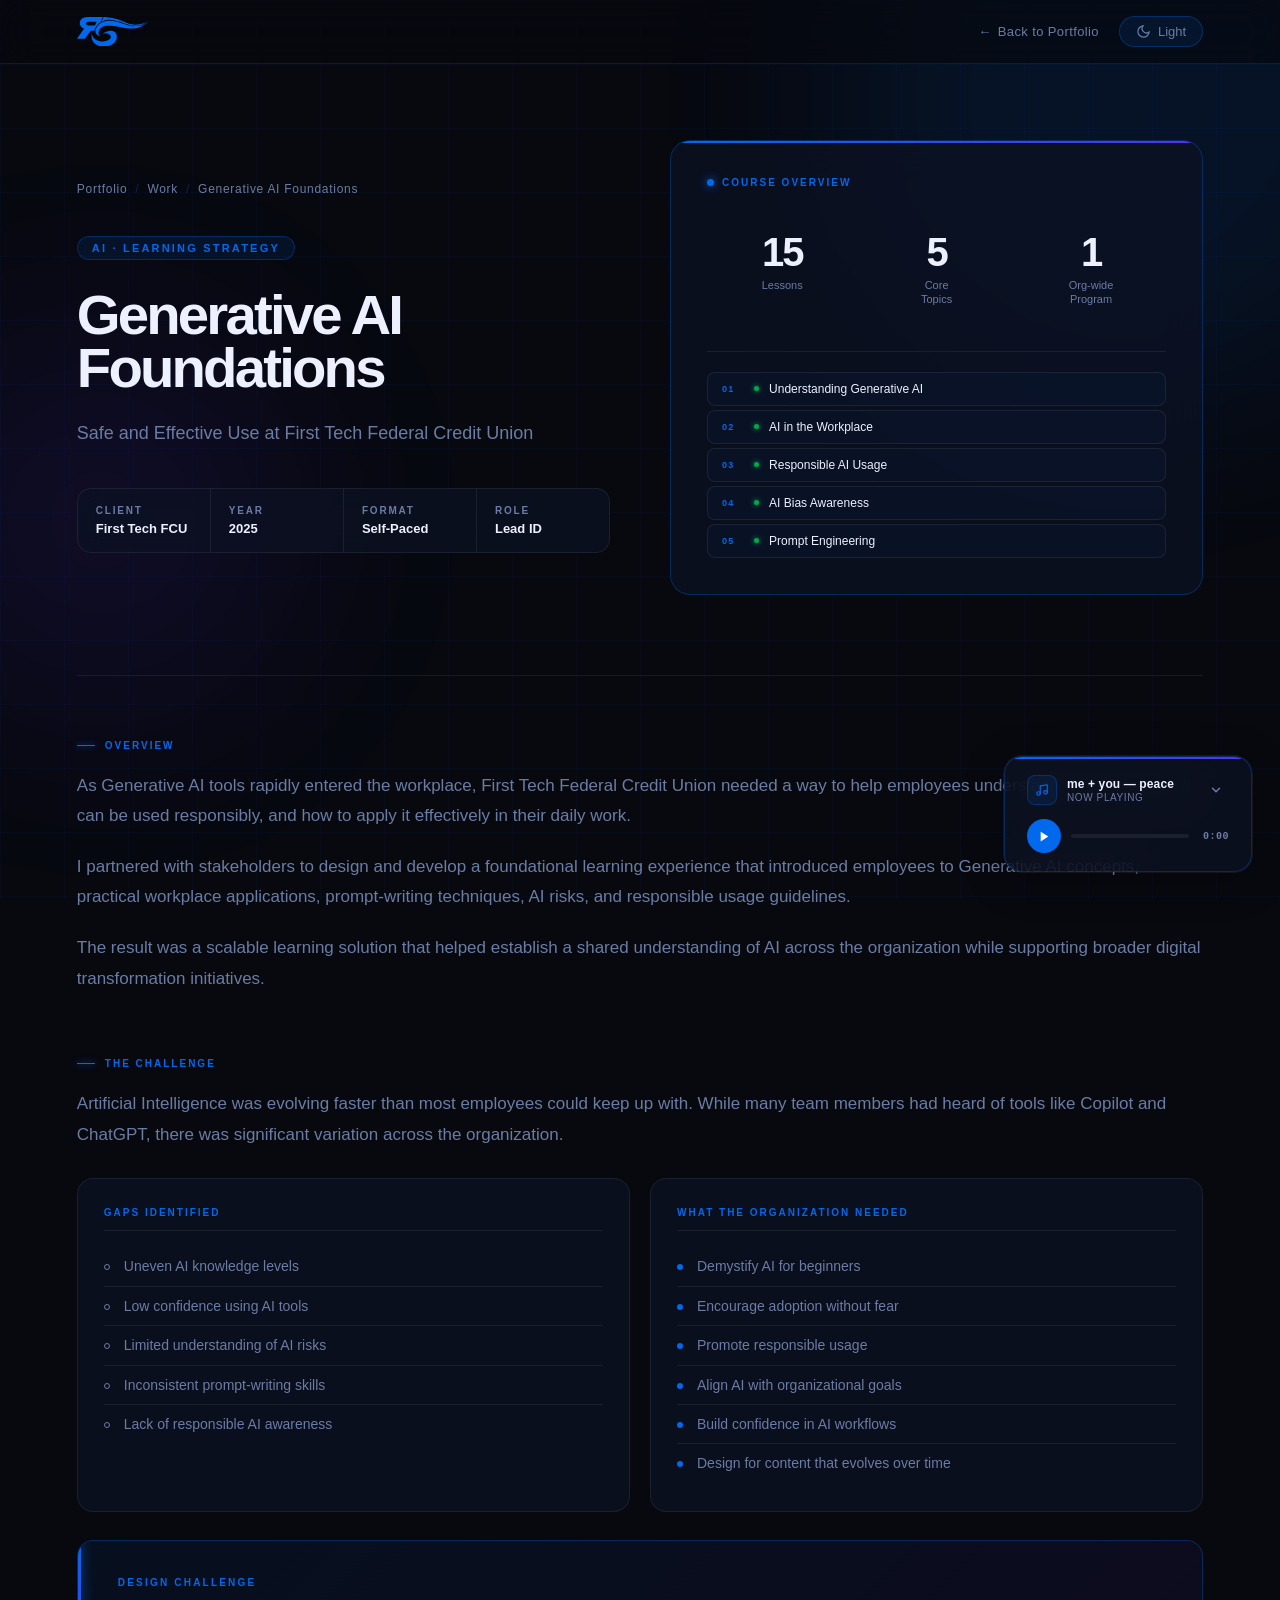
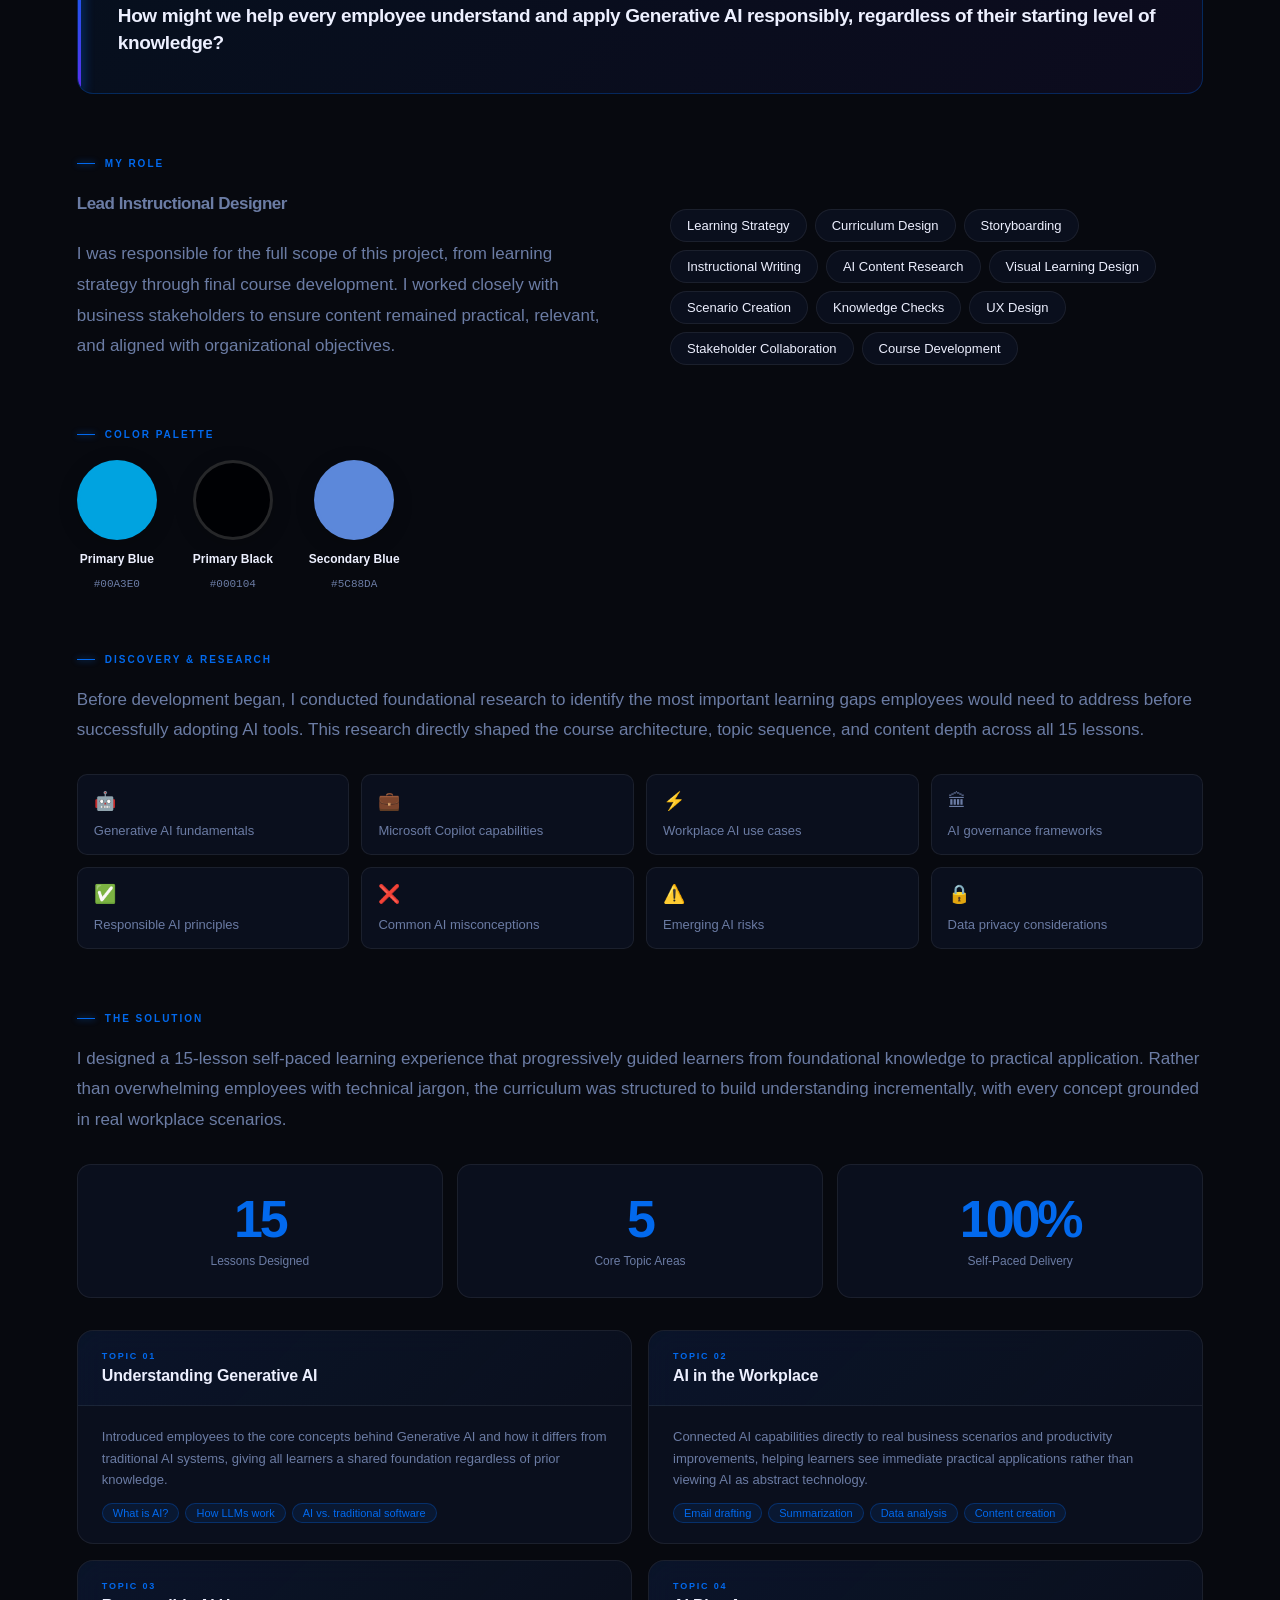
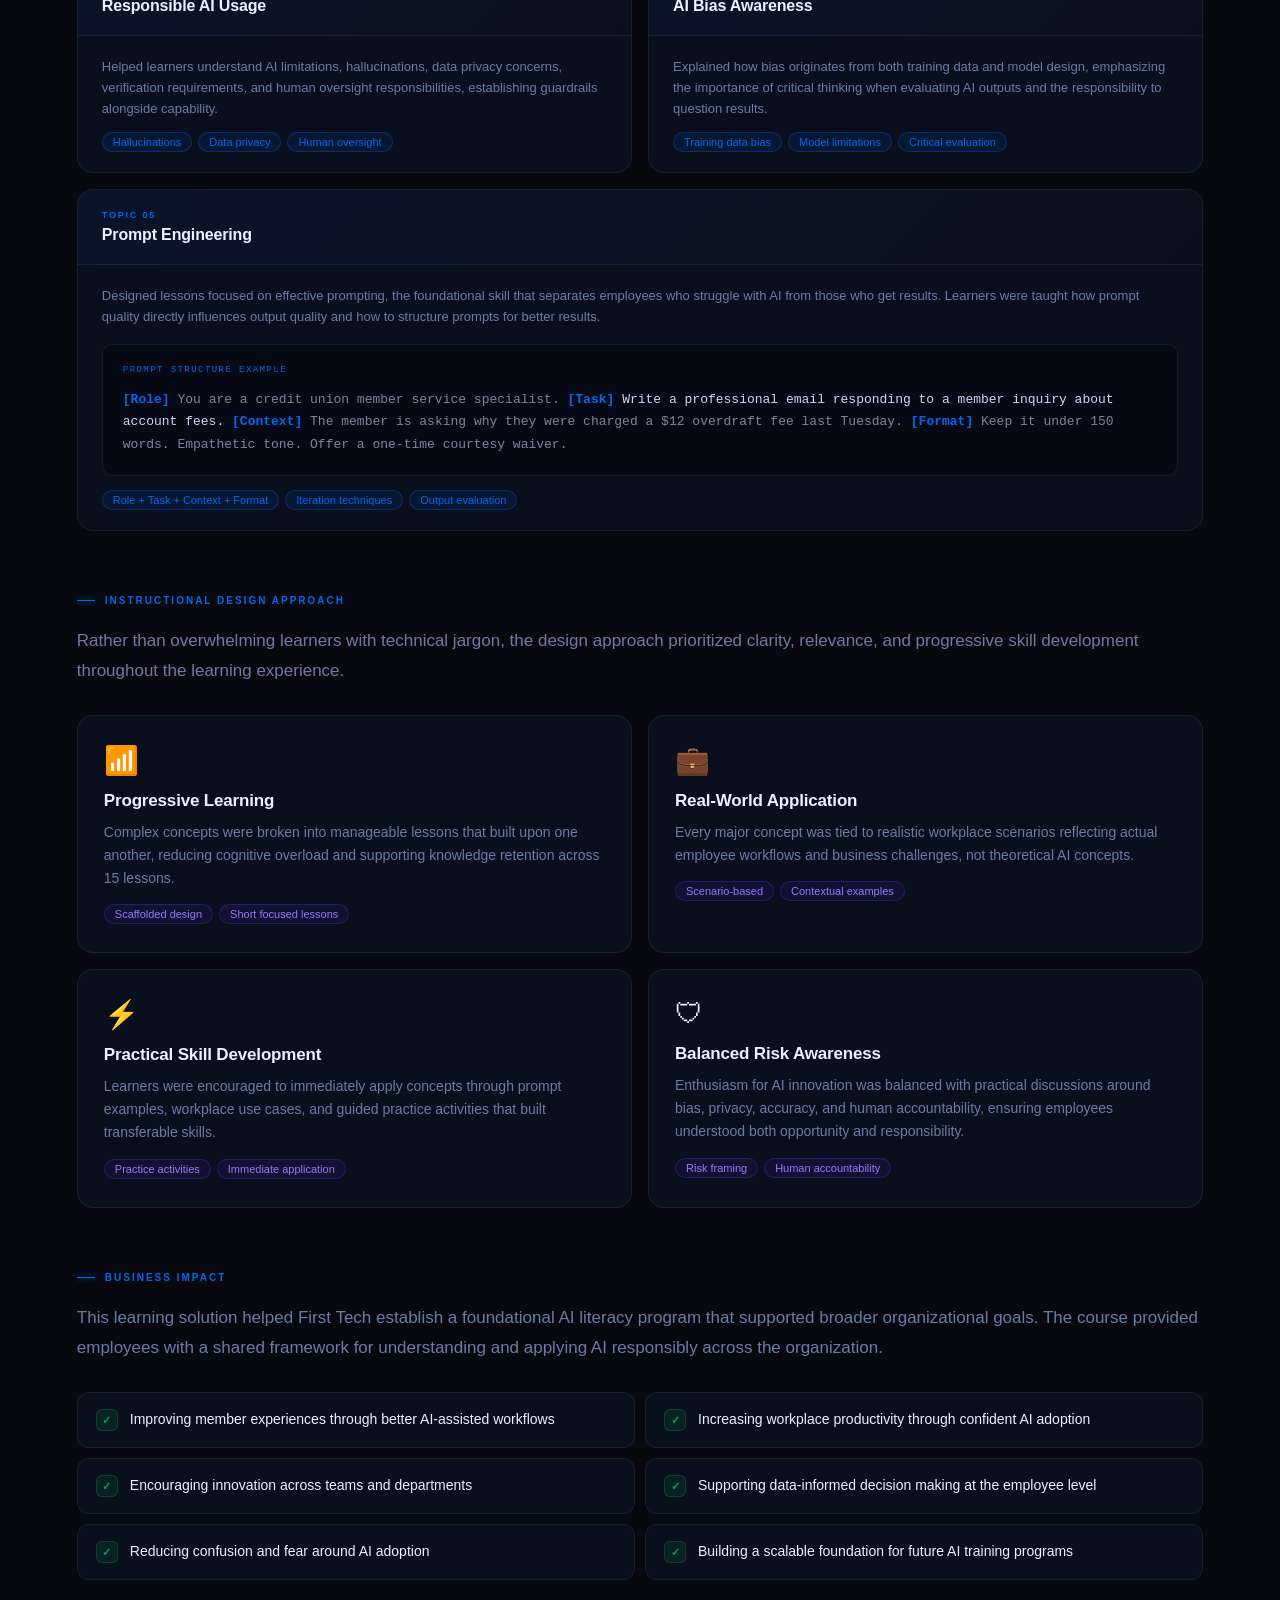
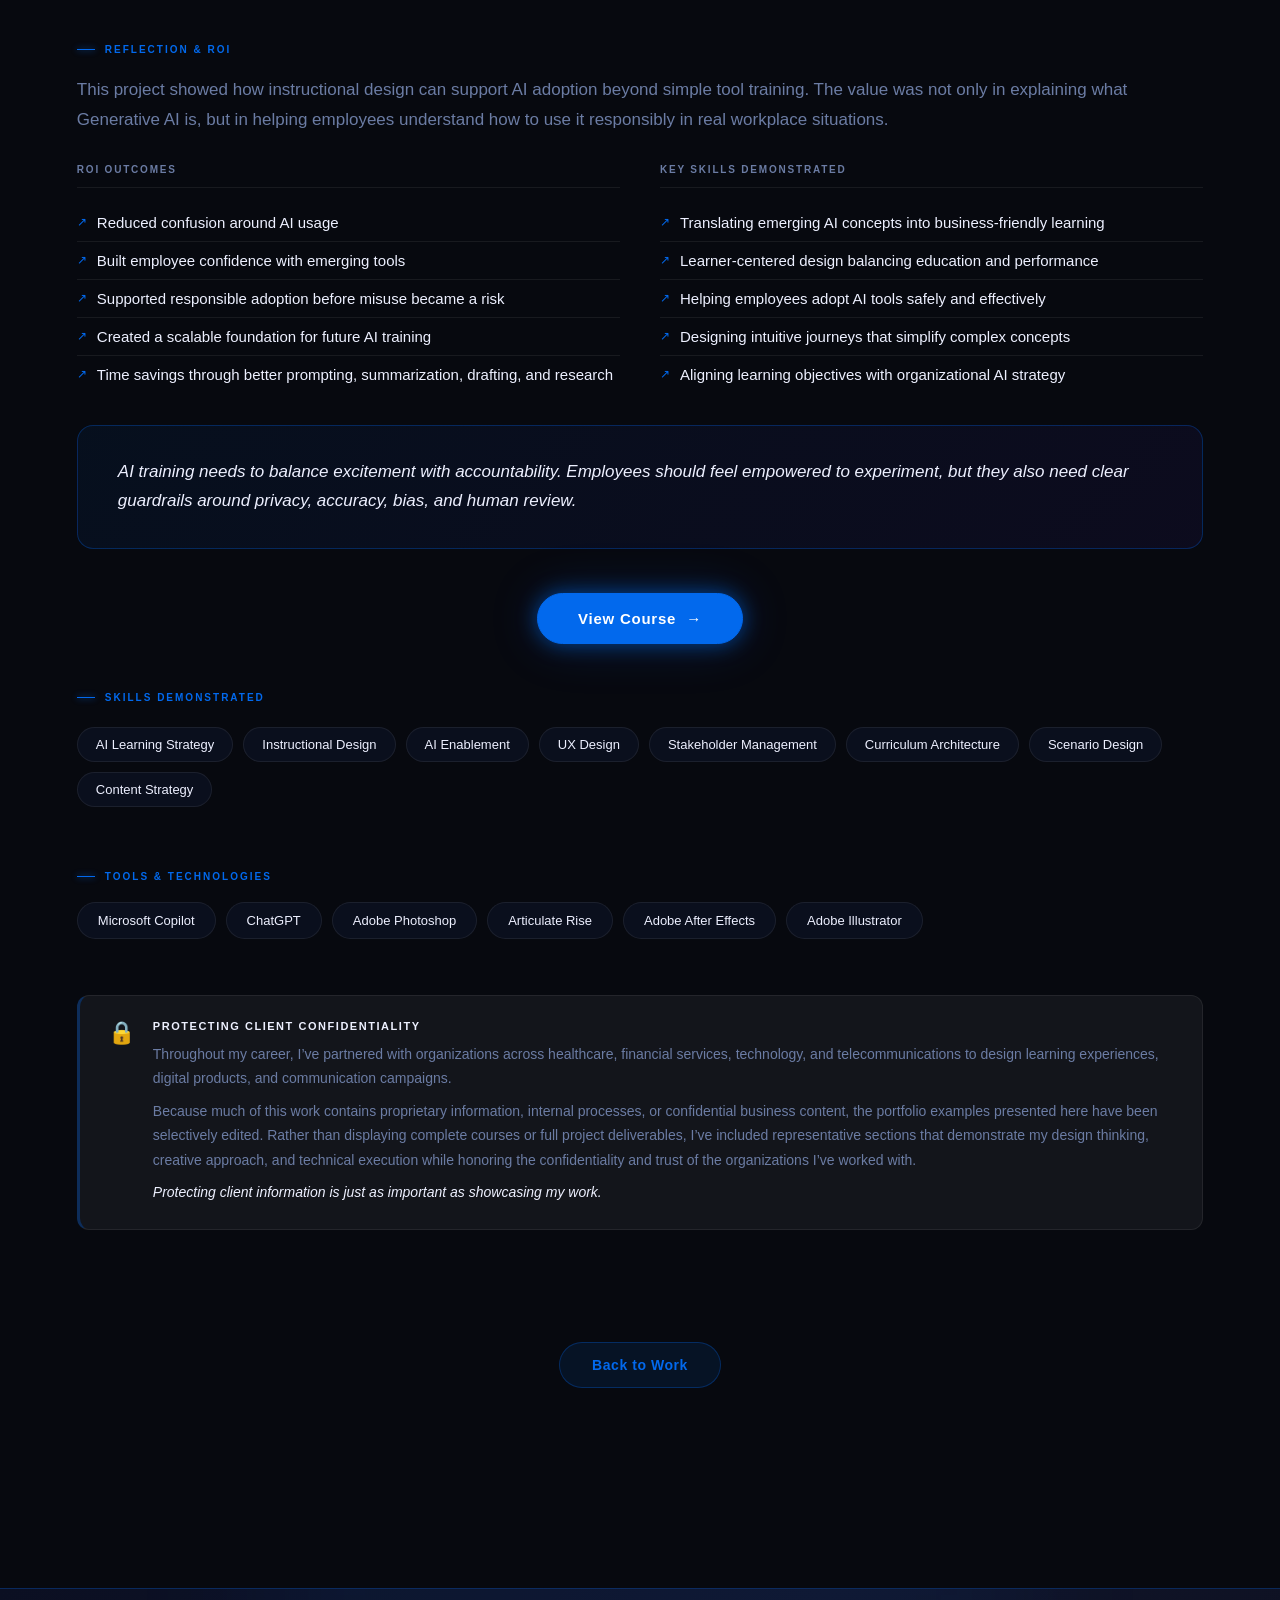
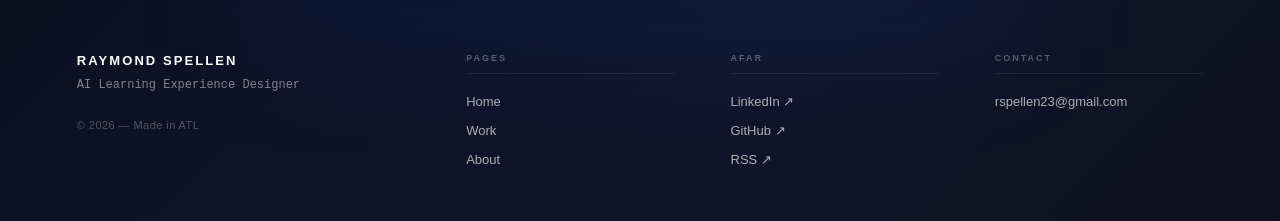
<file: generative-ai-foundations.html>
<!DOCTYPE html>
<html lang="en" data-theme="dark">
<head>
<meta charset="UTF-8" />
<meta name="viewport" content="width=device-width, initial-scale=1.0" />
<title>Generative AI Foundations | Raymond Spellen</title>
<link rel="stylesheet" href="footer.css" />

<!-- Run before CSS renders to prevent theme flash -->
<script>
(function(){var s=localStorage.getItem("rs-theme");if(s)document.documentElement.dataset.theme=s;})();
</script>

<style>
:root {
  --bg:           #07090f;
  --surface:      #0d1223;
  --card:         rgba(13, 18, 35, 0.75);
  --text:         #edf0ff;
  --muted:        #6b7ca4;
  --accent:       #0269ed;
  --accent-lo:    rgba(2, 105, 237, 0.10);
  --accent-mid:   rgba(2, 105, 237, 0.22);
  --accent-glow:  rgba(2, 105, 237, 0.32);
  --border:       rgba(255, 255, 255, 0.07);
  --border-hi:    rgba(2, 105, 237, 0.30);
  --grid-line:    rgba(2, 105, 237, 0.045);
  --orb-opacity:  0.11;
  --nav-bg:       rgba(7, 9, 15, 0.65);
  --green:        #00a651;
  --purple:       #5c2eed;
}
[data-theme="light"] {
  --bg:           #f1f4ff;
  --surface:      #ffffff;
  --card:         rgba(255, 255, 255, 0.82);
  --text:         #07090f;
  --muted:        #505d7e;
  --accent:       #0269ed;
  --accent-lo:    rgba(2, 105, 237, 0.07);
  --accent-mid:   rgba(2, 105, 237, 0.15);
  --accent-glow:  rgba(2, 105, 237, 0.22);
  --border:       rgba(0, 0, 0, 0.07);
  --border-hi:    rgba(2, 105, 237, 0.25);
  --grid-line:    rgba(2, 105, 237, 0.04);
  --orb-opacity:  0.05;
  --nav-bg:       rgba(241, 244, 255, 0.72);
}

*, *::before, *::after { box-sizing: border-box; margin: 0; padding: 0; }
html { scroll-behavior: smooth; }

body {
  font-family: Inter, -apple-system, Arial, sans-serif;
  background: var(--bg);
  color: var(--text);
  overflow-x: hidden;
  transition: background .4s ease, color .4s ease;
}
body::before {
  content: '';
  position: fixed; inset: 0;
  background-image:
    linear-gradient(var(--grid-line) 1px, transparent 1px),
    linear-gradient(90deg, var(--grid-line) 1px, transparent 1px);
  background-size: 64px 64px;
  pointer-events: none; z-index: 0;
  transition: background-image .4s ease;
}

.orb {
  position: fixed; border-radius: 50%;
  filter: blur(100px);
  opacity: var(--orb-opacity);
  pointer-events: none; z-index: 0;
  will-change: transform;
  transition: opacity .4s ease;
}
.orb-1 { width:600px;height:600px;background:#0269ed;top:-200px;right:-150px;animation:drift 12s ease-in-out infinite; }
.orb-2 { width:400px;height:400px;background:#5c2eed;bottom:20%;left:-100px;animation:drift 14s ease-in-out infinite reverse; }

@keyframes drift { 0%,100%{transform:translateY(0)} 50%{transform:translateY(-36px)} }
@keyframes pulse { 0%,100%{opacity:1} 50%{opacity:.3} }
@keyframes tick  { 0%{opacity:0} 40%{opacity:1} 100%{opacity:1} }

nav, main, footer { position: relative; z-index: 1; }

/* ─── Nav ─── */
nav {
  position: fixed; top:0;left:0;right:0; z-index:200;
  padding:16px 6vw;
  display:flex; justify-content:space-between; align-items:center;
  background:var(--nav-bg);
  backdrop-filter:blur(20px); -webkit-backdrop-filter:blur(20px);
  border-bottom:1px solid var(--border);
  transition:background .4s ease;
}
.nav-logo-svg { width:72px; height:auto; display:block; }
.nav-logo-link { display:flex; line-height:0; }
.nav-logo-svg .cls-1 { fill:#0269ed; }
.nav-right { display:flex; align-items:center; gap:20px; }
.back-link {
  display:inline-flex; align-items:center; gap:6px;
  font-size:13px; color:var(--muted); text-decoration:none;
  letter-spacing:.03em; transition:color .2s;
}
.back-link:hover { color:var(--text); }
.back-link::before { content:'←'; }
.theme-btn {
  display:flex; align-items:center; gap:7px;
  padding:7px 16px; border-radius:999px;
  border:1px solid var(--border-hi);
  background:var(--accent-lo); color:var(--muted);
  font-size:13px; font-family:inherit; cursor:pointer;
  transition:all .25s ease;
}
.theme-btn:hover { color:var(--text); border-color:var(--accent); }
.icon-sun,.icon-moon { width:15px;height:15px;display:none; }
[data-theme="dark"]  .icon-moon { display:block; }
[data-theme="light"] .icon-sun  { display:block; }
[data-theme="dark"]  .toggle-label::after { content:"Light"; }
[data-theme="light"] .toggle-label::after { content:"Dark"; }

/* ─── Hero ─── */
.case-hero {
  padding:140px 6vw 80px;
  display:grid; grid-template-columns:1fr 1fr;
  gap:60px; align-items:center;
}
.breadcrumb {
  display:flex; align-items:center; gap:8px;
  font-size:12px; color:var(--muted); letter-spacing:.06em;
  margin-bottom:40px;
}
.breadcrumb a { color:var(--muted); text-decoration:none; transition:color .2s; }
.breadcrumb a:hover { color:var(--accent); }
.breadcrumb span { color:var(--border-hi); }
.case-cat {
  display:inline-flex; align-items:center; gap:8px;
  font-size:11px; font-weight:700; letter-spacing:.2em; text-transform:uppercase;
  color:var(--accent); border:1px solid var(--border-hi);
  padding:5px 14px; border-radius:999px; background:var(--accent-lo);
  margin-bottom:28px;
}
.case-hero h1 {
  font-size:clamp(32px,4.4vw,64px);
  letter-spacing:-0.05em; line-height:.95; font-weight:800;
  margin-bottom:24px;
}
.case-subtitle {
  font-size:18px; color:var(--muted); line-height:1.6; margin-bottom:40px;
}
.meta-row {
  display:flex; gap:0;
  border:1px solid var(--border); border-radius:14px;
  overflow:hidden; background:var(--card);
  backdrop-filter:blur(12px);
}
.meta-cell { flex:1; padding:16px 18px; border-right:1px solid var(--border); }
.meta-cell:last-child { border-right:none; }
.meta-label {
  font-size:10px; font-weight:700; letter-spacing:.18em; text-transform:uppercase;
  color:var(--muted); margin-bottom:5px;
}
.meta-val { font-size:13px; font-weight:600; color:var(--text); }

/* ─── Hero Course Panel ─── */
.hero-panel {
  background:var(--card); backdrop-filter:blur(20px);
  border:1px solid var(--border-hi); border-radius:20px;
  padding:36px; position:relative; overflow:hidden;
}
.hero-panel::before {
  content:''; position:absolute; top:0;left:0;right:0; height:2px;
  background:linear-gradient(90deg, var(--accent), var(--purple));
}
.panel-badge {
  display:flex; align-items:center; gap:8px;
  font-size:10px; font-weight:700; letter-spacing:.2em; text-transform:uppercase;
  color:var(--accent); margin-bottom:28px;
}
.panel-dot {
  width:7px;height:7px; background:var(--accent); border-radius:50%;
  box-shadow:0 0 8px var(--accent);
  animation:pulse 2s ease-in-out infinite;
}
.panel-stats { display:grid; grid-template-columns:repeat(3,1fr); gap:4px; margin-bottom:28px; }
.panel-stat { text-align:center; padding:16px 8px; }
.panel-stat-num {
  display:block; font-size:40px; font-weight:800;
  letter-spacing:-.05em; color:var(--text); line-height:1;
}
.panel-stat-desc {
  display:block; font-size:11px; color:var(--muted); margin-top:6px; line-height:1.3;
}
.panel-divider { height:1px; background:var(--border); margin-bottom:20px; }
.course-module-list { display:flex; flex-direction:column; gap:4px; }
.course-module {
  display:flex; align-items:center; gap:10px;
  padding:9px 14px; border-radius:8px;
  background:rgba(2,105,237,.04); border:1px solid var(--border);
  font-size:12px; color:var(--text); font-weight:500;
  transition:border-color .2s, background .2s;
}
.module-num {
  font-size:9px; font-weight:700; letter-spacing:.12em;
  color:var(--accent); min-width:22px;
}
.module-dot {
  width:5px;height:5px; border-radius:50%; flex-shrink:0;
  background:var(--green);
  box-shadow:0 0 5px var(--green);
}

/* ─── Divider ─── */
.case-divider { height:1px; background:var(--border); margin:0 6vw; }

/* ─── Content layout ─── */
main { padding-bottom:120px; }
.cs-section { padding:64px 6vw 0; }
.cs-row { display:grid; grid-template-columns:1fr 1fr; gap:60px; align-items:start; }
.cs-row.full { grid-template-columns:1fr; }
.cs-label {
  font-size:10px; font-weight:700; letter-spacing:.2em; text-transform:uppercase;
  color:var(--accent);
  display:flex; align-items:center; gap:10px; margin-bottom:20px;
}
.cs-label::before {
  content:''; width:18px; height:1px;
  background:var(--accent); box-shadow:0 0 6px var(--accent);
}
.cs-body p { font-size:17px; color:var(--muted); line-height:1.8; margin-bottom:20px; }
.cs-body p:last-child { margin-bottom:0; }

/* ─── Challenge ─── */
.challenge-cols { display:grid; grid-template-columns:1fr 1fr; gap:20px; margin-top:28px; }
.challenge-col {
  background:var(--card); backdrop-filter:blur(12px);
  border:1px solid var(--border); border-radius:16px; padding:28px 26px;
}
.challenge-col-title {
  font-size:10px; font-weight:700; letter-spacing:.2em; text-transform:uppercase;
  color:var(--accent); margin-bottom:16px; padding-bottom:12px; border-bottom:1px solid var(--border);
}
.gap-list, .need-list { list-style:none; padding:0; }
.gap-list li, .need-list li {
  font-size:14px; color:var(--muted); line-height:1.6;
  padding:8px 0 8px 20px; border-bottom:1px solid var(--border);
  position:relative;
}
.gap-list li:last-child, .need-list li:last-child { border-bottom:none; }
.gap-list li::before {
  content:''; position:absolute; left:0; top:17px;
  width:6px;height:6px; border:1px solid var(--muted); border-radius:50%;
}
.need-list li::before {
  content:''; position:absolute; left:0; top:17px;
  width:6px;height:6px; background:var(--accent); border-radius:50%;
}

/* ─── HMW ─── */
.hmw-card {
  margin-top:28px; padding:36px 40px;
  background:linear-gradient(135deg,rgba(2,105,237,.07) 0%,rgba(92,46,237,.07) 100%);
  border:1px solid var(--border-hi); border-radius:16px;
  position:relative; overflow:hidden;
}
.hmw-card::before {
  content:''; position:absolute; left:0;top:0;bottom:0; width:3px;
  background:linear-gradient(180deg,var(--accent),var(--purple));
  box-shadow:0 0 12px var(--accent);
}
.hmw-eyebrow {
  font-size:10px; font-weight:700; letter-spacing:.22em; text-transform:uppercase;
  color:var(--accent); margin-bottom:14px;
}
.hmw-q { font-size:19px; font-weight:700; color:var(--text); line-height:1.45; letter-spacing:-.02em; }

/* ─── My Role ─── */
.role-title {
  font-size:26px; font-weight:800; letter-spacing:-.03em; color:var(--text);
  margin-bottom:16px;
}
.responsibility-grid { display:flex; flex-wrap:wrap; gap:8px; margin-top:20px; }
.responsibility-pill {
  padding:8px 16px;
  background:var(--card); border:1px solid var(--border); border-radius:999px;
  font-size:13px; font-weight:500; color:var(--text);
  transition:border-color .2s, color .2s;
}
.responsibility-pill:hover { border-color:var(--border-hi); color:var(--accent); }

/* ─── Research ─── */
.research-grid { display:grid; grid-template-columns:repeat(4,1fr); gap:12px; margin-top:28px; }
.research-tag {
  padding:14px 16px; background:var(--card);
  border:1px solid var(--border); border-radius:10px;
  font-size:13px; color:var(--muted); line-height:1.4;
  transition:border-color .2s, color .2s;
}
.research-tag:hover { border-color:var(--border-hi); color:var(--text); }
.research-tag-icon { font-size:18px; display:block; margin-bottom:8px; }

/* ─── Solution stats ─── */
.solution-stats { display:grid; grid-template-columns:repeat(3,1fr); gap:14px; margin-bottom:32px; }
.solution-stat {
  background:var(--card); backdrop-filter:blur(12px);
  border:1px solid var(--border); border-radius:14px;
  padding:28px 20px; text-align:center;
}
.solution-stat-num {
  display:block; font-size:52px; font-weight:800;
  letter-spacing:-.06em; color:var(--accent); line-height:1;
}
.solution-stat-label { display:block; font-size:12px; color:var(--muted); margin-top:8px; line-height:1.4; }

/* ─── Topic cards ─── */
.topics-grid {
  display:grid; grid-template-columns:repeat(2,1fr);
  gap:16px; margin-top:28px;
}
.topic-card {
  background:var(--card); backdrop-filter:blur(14px);
  border:1px solid var(--border); border-radius:16px; overflow:hidden;
  transition:border-color .2s;
}
.topic-card:hover { border-color:var(--border-hi); }
.topic-card-head {
  padding:20px 24px; border-bottom:1px solid var(--border);
  background:linear-gradient(135deg,rgba(2,105,237,.06) 0%,transparent 100%);
}
.topic-card-num {
  font-size:9px; font-weight:700; letter-spacing:.2em; text-transform:uppercase;
  color:var(--accent); margin-bottom:6px;
}
.topic-card-title { font-size:16px; font-weight:700; color:var(--text); letter-spacing:-.01em; }
.topic-card-body { padding:20px 24px; }
.topic-card-body p { font-size:13px; color:var(--muted); line-height:1.65; margin-bottom:12px; }
.topic-tag-row { display:flex; flex-wrap:wrap; gap:6px; }
.topic-tag {
  font-size:11px; padding:3px 10px;
  background:var(--accent-lo); border:1px solid var(--border-hi);
  border-radius:999px; color:var(--accent); font-weight:500;
}
.topic-card.full-width { grid-column:1 / -1; }

/* ─── Prompt example ─── */
.prompt-demo {
  background:rgba(0,0,0,.3); border:1px solid var(--border);
  border-radius:10px; padding:18px 20px;
  font-family:'Courier New', monospace; font-size:13px; line-height:1.75;
  color:var(--muted); margin-top:16px;
}
.prompt-label { font-size:9px; letter-spacing:.16em; text-transform:uppercase; color:var(--accent); margin-bottom:10px; }
.prompt-role  { color:var(--accent); font-weight:700; }
.prompt-task  { color:#c8d8f8; }
.prompt-ctx   { color:rgba(200,216,248,.6); }

/* ─── View course CTA ─── */
@keyframes glow-pulse {
  0%,100% { box-shadow:0 0 18px rgba(2,105,237,.55), 0 0 48px rgba(2,105,237,.22); }
  50%      { box-shadow:0 0 32px rgba(2,105,237,.85), 0 0 72px rgba(2,105,237,.38); }
}
.course-cta {
  display:inline-flex; align-items:center; gap:10px;
  padding:16px 40px;
  background:var(--accent); border:1px solid var(--accent);
  border-radius:999px; color:#fff;
  font-size:15px; font-weight:700; letter-spacing:.05em;
  text-decoration:none; transition:background .25s ease, border-color .25s ease;
  box-shadow:0 0 20px rgba(2,105,237,.55), 0 0 50px rgba(2,105,237,.22);
  animation:glow-pulse 2.5s ease-in-out infinite;
}
.course-cta:hover { background:#0253c4; border-color:#0253c4; }
.course-cta::after { content:'→'; }

/* ─── Approach cards ─── */
.approach-grid { display:grid; grid-template-columns:repeat(2,1fr); gap:16px; margin-top:28px; }
.approach-card {
  padding:28px 26px; background:var(--card);
  border:1px solid var(--border); border-radius:16px;
  transition:border-color .2s;
}
.approach-card:hover { border-color:var(--border-hi); }
.approach-card-icon { font-size:28px; display:block; margin-bottom:14px; }
.approach-card-title { font-size:17px; font-weight:700; color:var(--text); margin-bottom:10px; letter-spacing:-.01em; }
.approach-card-body { font-size:14px; color:var(--muted); line-height:1.65; }
.approach-tag-row { display:flex; flex-wrap:wrap; gap:6px; margin-top:14px; }
.approach-tag {
  font-size:11px; padding:3px 10px;
  background:rgba(92,46,237,.1); border:1px solid rgba(92,46,237,.3);
  border-radius:999px; color:#9d76ff; font-weight:500;
}

/* ─── Impact ─── */
.impact-grid { display:grid; grid-template-columns:repeat(2,1fr); gap:10px; margin-top:28px; }
.impact-item {
  display:flex; align-items:flex-start; gap:12px;
  padding:16px 18px; background:var(--card);
  border:1px solid var(--border); border-radius:12px;
  transition:border-color .2s;
}
.impact-item:hover { border-color:var(--border-hi); }
.impact-check {
  flex-shrink:0; width:22px;height:22px;
  background:rgba(0,166,81,.12); border:1px solid rgba(0,166,81,.28);
  border-radius:6px; display:flex; align-items:center; justify-content:center;
  font-size:11px; font-weight:700; color:var(--green); line-height:22px;
}
.impact-text { font-size:14px; color:var(--text); font-weight:500; line-height:1.45; }

/* ─── ROI ─── */
.roi-grid { display:grid; grid-template-columns:1fr 1fr; gap:40px; margin-top:28px; }
.roi-col-label {
  font-size:10px; font-weight:700; letter-spacing:.18em; text-transform:uppercase;
  color:var(--muted); margin-bottom:16px; padding-bottom:12px; border-bottom:1px solid var(--border);
}
.roi-list { list-style:none; padding:0; }
.roi-list li {
  font-size:15px; color:var(--text);
  padding:10px 0 10px 20px; border-bottom:1px solid var(--border); position:relative;
}
.roi-list li:last-child { border-bottom:none; }
.roi-list li::before { content:'↗'; position:absolute; left:0;top:11px; color:var(--accent); font-size:12px; }

/* ─── Skills ─── */
.skills-grid { display:flex; flex-wrap:wrap; gap:10px; margin:24px 0 0; }
.skill-pill {
  padding:9px 18px; background:var(--card);
  border:1px solid var(--border); border-radius:999px;
  font-size:13px; font-weight:500; color:var(--text);
  transition:border-color .2s, color .2s;
}
.skill-pill:hover { border-color:var(--border-hi); color:var(--accent); }

/* ─── Reflection close ─── */
.reflection-close {
  margin-top:32px; padding:32px 40px;
  background:linear-gradient(135deg,rgba(2,105,237,.07) 0%,rgba(92,46,237,.07) 100%);
  border:1px solid var(--border-hi); border-radius:16px;
  font-size:17px; color:var(--text); line-height:1.7; font-style:italic;
}

/* ─── Tools ─── */
.tools-grid { display:flex; flex-wrap:wrap; gap:10px; }
.tool-badge {
  padding:10px 20px; background:var(--card);
  border:1px solid var(--border); border-radius:999px;
  font-size:13px; font-weight:500; color:var(--text);
  transition:border-color .2s, color .2s;
}
.tool-badge:hover { border-color:var(--border-hi); color:var(--accent); }

/* ─── Color palette circles ─── */
.color-palette { display:flex; flex-wrap:wrap; gap:36px; }
.color-swatch { display:flex; flex-direction:column; align-items:center; gap:12px; }
.swatch-circle {
  width:80px; height:80px; border-radius:50%;
  border:3px solid var(--border);
  box-shadow:0 4px 20px rgba(0,0,0,.2);
}
.swatch-name { font-size:12px; font-weight:600; color:var(--text); text-align:center; }
.swatch-hex { font-size:11px; color:var(--muted); font-family:'Courier New',monospace; }

/* ─── Back CTA ─── */
.back-cta { padding:60px 6vw 0; text-align:center; }
.back-btn {
  display:inline-flex; align-items:center; gap:8px;
  padding:14px 32px; border:1px solid var(--border-hi); border-radius:999px;
  background:var(--accent-lo); color:var(--accent);
  text-decoration:none; font-size:14px; font-weight:600; letter-spacing:.04em;
  transition:all .25s ease;
}
.back-btn:hover { background:var(--accent); color:#fff; border-color:var(--accent); }

/* ─── Footer ─── */
footer {
  padding:40px 6vw; display:flex; justify-content:space-between; align-items:center;
  border-top:1px solid var(--border); font-size:13px; color:var(--muted); margin-top:80px;
}

/* ─── Reveal ─── */
.reveal { opacity:0; transform:translateY(20px); }

/* ─── Responsive ─── */
@media (max-width:900px) {
  .case-hero { grid-template-columns:1fr; gap:40px; }
  .cs-row { grid-template-columns:1fr; gap:32px; }
  .challenge-cols { grid-template-columns:1fr; }
  .research-grid { grid-template-columns:repeat(2,1fr); }
  .topics-grid { grid-template-columns:1fr; }
  .approach-grid { grid-template-columns:1fr; }
  .impact-grid { grid-template-columns:1fr; }
  .roi-grid { grid-template-columns:1fr; }
  .solution-stats { grid-template-columns:repeat(2,1fr); }
}
@media (max-width:560px) {
  .research-grid { grid-template-columns:1fr 1fr; }
  .solution-stats { grid-template-columns:1fr; }
}

/* ─── Audio Player ─── */
.audio-player { position:fixed; bottom:28px; right:28px; z-index:300; background:var(--card); backdrop-filter:blur(20px); -webkit-backdrop-filter:blur(20px); border:1px solid var(--border-hi); border-radius:18px; padding:18px 22px; min-width:248px; box-shadow:0 8px 40px rgba(0,0,0,.28),0 0 0 1px var(--border); transition:background .4s ease,border-color .4s ease,padding .25s ease,min-width .25s ease; overflow:hidden; }
.audio-player::before { content:''; position:absolute; top:0; left:0; right:0; height:2px; background:linear-gradient(90deg,var(--accent),#5c2eed); border-radius:18px 18px 0 0; }
.ap-header { display:flex; align-items:center; gap:10px; margin-bottom:14px; }
.ap-icon { width:30px; height:30px; flex-shrink:0; background:var(--accent-lo); border:1px solid var(--border-hi); border-radius:8px; display:flex; align-items:center; justify-content:center; color:var(--accent); }
.ap-icon svg { width:14px; height:14px; }
.ap-track { flex:1; min-width:0; }
.ap-title { display:block; font-size:12px; font-weight:600; color:var(--text); white-space:nowrap; overflow:hidden; text-overflow:ellipsis; letter-spacing:.01em; }
.ap-label { display:block; font-size:10px; color:var(--muted); letter-spacing:.06em; text-transform:uppercase; margin-top:1px; }
.ap-controls { display:flex; align-items:center; gap:10px; }
.ap-play-btn { flex-shrink:0; width:34px; height:34px; border-radius:50%; border:1px solid var(--border-hi); background:var(--accent); color:#fff; display:flex; align-items:center; justify-content:center; cursor:pointer; font-family:inherit; transition:background .2s,transform .15s; }
.ap-play-btn:hover { background:#0253c4; transform:scale(1.08); }
.ap-play-btn svg { width:13px; height:13px; }
.ap-progress-wrap { flex:1; height:4px; background:var(--border); border-radius:2px; cursor:pointer; position:relative; overflow:hidden; }
.ap-progress-bar { height:100%; width:0%; background:var(--accent); border-radius:2px; transition:width .1s linear; }
.ap-time { font-size:10px; font-weight:600; color:var(--muted); letter-spacing:.05em; min-width:30px; text-align:right; font-family:'Courier New',monospace; }
.ap-min-btn { background:none; border:none; color:var(--muted); cursor:pointer; padding:4px 6px; display:flex; align-items:center; justify-content:center; border-radius:6px; margin-left:auto; flex-shrink:0; transition:color .2s,background .2s; }
.ap-min-btn:hover { color:var(--text); background:var(--accent-lo); }
.ap-min-btn svg { width:14px; height:14px; transition:transform .3s ease; }
.audio-player.is-min { padding:12px 16px; min-width:0; }
.audio-player.is-min .ap-header { margin-bottom:0; }
.audio-player.is-min .ap-track,.audio-player.is-min .ap-controls { display:none; }
.audio-player.is-min .ap-min-btn svg { transform:rotate(180deg); }

/* ─── Site Footer ─── */
.conf-notice-wrap { padding:56px 6vw 52px; }
.conf-notice { display:flex; gap:18px; align-items:flex-start; background:rgba(255,255,255,.05); border:1px solid var(--border); border-left:3px solid var(--border-hi); border-radius:12px; padding:24px 28px; }
[data-theme="light"] .conf-notice { background:rgba(0,0,0,.04); }
.conf-notice-icon { font-size:22px; flex-shrink:0; line-height:1; margin-top:2px; }
.conf-notice-title { font-size:11px; font-weight:700; letter-spacing:.14em; text-transform:uppercase; color:var(--text); margin-bottom:10px; }
.conf-notice-text { font-size:14px; color:var(--muted); line-height:1.75; margin-bottom:8px; }
.conf-notice-text:last-child { margin-bottom:0; }
.conf-notice-closing { font-style:italic; color:var(--text) !important; }
.site-footer { display:block !important; background:linear-gradient(135deg,#0b0f22 0%,#10152b 55%,#0e1020 100%); border-top:1px solid rgba(2,105,237,.28); padding:64px 6vw 52px; margin-top:80px; position:relative; z-index:1; overflow:hidden; }
[data-theme="light"] .site-footer { background:linear-gradient(135deg,#e4eaff 0%,#eef1ff 55%,#dde6ff 100%); border-top:1px solid rgba(2,105,237,.18); }
.footer-inner { display:grid !important; grid-template-columns:1.6fr 1fr 1fr 1fr; gap:56px; align-items:start; }
.footer-brand { display:flex !important; flex-direction:column !important; }
.footer-name { font-size:13px; font-weight:800; letter-spacing:.16em; text-transform:uppercase; color:#fff; margin-bottom:8px; }
[data-theme="light"] .footer-name { color:#07090f; }
.footer-tagline { font-family:'Courier New',monospace; font-size:12px; color:rgba(255,255,255,.48); line-height:1.6; margin-bottom:24px; }
[data-theme="light"] .footer-tagline { color:#505d7e; }
.footer-copy { font-size:11px; color:rgba(255,255,255,.28); letter-spacing:.04em; }
[data-theme="light"] .footer-copy { color:#7a89b0; }
.footer-col { display:flex !important; flex-direction:column !important; gap:11px; }
.footer-col-label { display:block; font-size:9px; font-weight:700; letter-spacing:.22em; text-transform:uppercase; color:rgba(255,255,255,.3); margin-bottom:8px; padding-bottom:10px; border-bottom:1px solid rgba(255,255,255,.07); }
[data-theme="light"] .footer-col-label { color:#7a89b0; border-bottom-color:rgba(0,0,0,.07); }
.footer-col a { font-size:13px; color:rgba(255,255,255,.65); text-decoration:none; transition:color .2s; }
.footer-col a:hover { color:#0269ed; }
[data-theme="light"] .footer-col a { color:#07090f; }
[data-theme="light"] .footer-col a:hover { color:#0269ed; }
@media(max-width:780px){.footer-inner{grid-template-columns:1fr 1fr !important;gap:36px;}.footer-brand{grid-column:1/-1;margin-bottom:8px;}}
@media(max-width:480px){.footer-inner{grid-template-columns:1fr !important;}}
</style>
</head>
<body>

<div class="orb orb-1"></div>
<div class="orb orb-2"></div>

<!-- ─── Nav ─── -->
<nav>
  <a href="index.html" class="nav-logo-link"><svg class="nav-logo-svg" viewBox="0 0 1119.99 461.88" xmlns="http://www.w3.org/2000/svg">
    <path class="cls-1" d="M122.86,336.76l-122.86.14,51.08-73.11,14.62-20.52c2.9-2.01,3.95-5.2,6.02-8.01l38.52-52.41c-39.26-16.86-68.72-46.02-66.66-90.72.02-36.71,24.75-66.36,58.06-79.94C121.98,3.89,143.37.39,165.79.38l215.58-.13,21.4.59-36.93,81.54c-34.11,20.93-61.34,50.14-78.95,86.01-6.89,14.04-11.42,28.09-13.55,43.73l-44.33.18-15.67.8-90.48,123.67ZM194.12,132.17l85.6-.16,26.28-57.83-120.31-.1c-9.86-.26-18.55,1.29-27.49,4.69-15.89,6.06-22.75,24.15-14.33,39.28,7.8,14.02,32.15,13.82,50.25,14.12Z"/>
    <path class="cls-1" d="M746.52,170.11c-41.01-4.36-80.49-13.59-121.05-20.85-36.13-6.47-71.23-11.73-107.86-14.17-29.82-1.98-58.53-.9-87.3,6.82-17.5,4.69-33.44,12.44-48.13,22.68-16.47,11.48-29.41,26.01-38.27,43.81-15.53,31.22-13.31,71.85,15.78,92.76l-19.06-6.13c-14.24-4.58-26.38-13.5-36.01-24.84-24.78-29.19-21.93-66.45-5.73-99.88,10.49-21.65,25.46-40.45,43.13-56.59,4-3.65,7.99-5.99,12.07-9.19l6.69-5.24c19.83-13.56,40.91-23.45,64.21-29.67l37.31-7.76c42.07-5.44,84.1-2.69,125.65,5.95l70.61,18.24,15.09,4.57,59.17,16.35c79.18,25.2,121,41.06,189.66,34.63s85.92-17.17,88.58-18.08c28.8-9.76,45.96-21.68,65.62-31.13l43.32-22.01c-57.28,35.37-111.01,80.38-176.34,98.19-18.41,5.02-35.52,12.22-98.81,11.55-30.35-.32-68.17-6.8-98.32-10Z"/>
    <path class="cls-1" d="M389.35,270.35c73.89-64.99,161.21-70.91,202.21-32.68,29.97,27.95,33,77.44,21.45,112.34-29.44,88.96-172.19,139.36-275.74,96.16-13.71-5.72-81.39-31.4-103.15-96.16-15.16-45.12-3.04-93.95,0-93.96,1.83,0,.04,17.59,5.11,34.72,16.6,56.14,105.76,102.1,188.94,86.81,55.87-10.27,110.69-33.31,96-80.68-8.28-26.7-49.24-41.07-52.09-41.87-42.02-11.91-77.17,11.49-82.72,15.32Z"/>
    <path class="cls-1" d="M412.84.25c7.83-1.89,171,5.68,322.09,73.8,65.77,29.65,86.09,35.79,115.6,40.58,130.66,21.21,242.15-42.4,240.19-40.58-3.19,2.97-108.45,83.8-246.89,58.12-3.77-.7-8.42-1.26-17.36-3.77-90.03-25.29-136.85-61.04-287.14-81.85-90.42-12.52-159.1,30.61-157.17,26.37,1.71-3.75,29.14-72.29,30.69-72.66Z"/>
  </svg></a>
  <div class="nav-right">
    <a href="index.html" class="back-link">Back to Portfolio</a>
    <button class="theme-btn" onclick="toggleTheme()">
      <svg class="icon-sun" viewBox="0 0 24 24" stroke="currentColor" fill="none" stroke-width="2">
        <circle cx="12" cy="12" r="5"/>
        <line x1="12" y1="1" x2="12" y2="3"/><line x1="12" y1="21" x2="12" y2="23"/>
        <line x1="4.22" y1="4.22" x2="5.64" y2="5.64"/><line x1="18.36" y1="18.36" x2="19.78" y2="19.78"/>
        <line x1="1" y1="12" x2="3" y2="12"/><line x1="21" y1="12" x2="23" y2="12"/>
        <line x1="4.22" y1="19.78" x2="5.64" y2="18.36"/><line x1="18.36" y1="5.64" x2="19.78" y2="4.22"/>
      </svg>
      <svg class="icon-moon" viewBox="0 0 24 24" stroke="currentColor" fill="none" stroke-width="2">
        <path d="M21 12.79A9 9 0 1 1 11.21 3 7 7 0 0 0 21 12.79z"/>
      </svg>
      <span class="toggle-label"></span>
    </button>
  </div>
</nav>

<main>

  <!-- ─── Hero ─── -->
  <div class="case-hero">
    <div class="hero-content">
      <div class="breadcrumb reveal">
        <a href="index.html">Portfolio</a><span>/</span>
        <a href="index.html#work">Work</a><span>/</span>
        Generative AI Foundations
      </div>
      <div class="case-cat reveal">AI &middot; Learning Strategy</div>
      <h1 class="reveal">Generative AI<br>Foundations</h1>
      <p class="case-subtitle reveal">Safe and Effective Use at First Tech Federal Credit Union</p>
      <div class="meta-row reveal">
        <div class="meta-cell">
          <div class="meta-label">Client</div>
          <div class="meta-val">First Tech FCU</div>
        </div>
        <div class="meta-cell">
          <div class="meta-label">Year</div>
          <div class="meta-val">2025</div>
        </div>
        <div class="meta-cell">
          <div class="meta-label">Format</div>
          <div class="meta-val">Self-Paced</div>
        </div>
        <div class="meta-cell">
          <div class="meta-label">Role</div>
          <div class="meta-val">Lead ID</div>
        </div>
      </div>
    </div>

    <div class="hero-panel reveal">
      <div class="panel-badge"><span class="panel-dot"></span> Course Overview</div>
      <div class="panel-stats">
        <div class="panel-stat">
          <span class="panel-stat-num">15</span>
          <span class="panel-stat-desc">Lessons</span>
        </div>
        <div class="panel-stat">
          <span class="panel-stat-num">5</span>
          <span class="panel-stat-desc">Core<br>Topics</span>
        </div>
        <div class="panel-stat">
          <span class="panel-stat-num">1</span>
          <span class="panel-stat-desc">Org-wide<br>Program</span>
        </div>
      </div>
      <div class="panel-divider"></div>
      <div class="course-module-list">
        <div class="course-module"><span class="module-num">01</span><span class="module-dot"></span>Understanding Generative AI</div>
        <div class="course-module"><span class="module-num">02</span><span class="module-dot"></span>AI in the Workplace</div>
        <div class="course-module"><span class="module-num">03</span><span class="module-dot"></span>Responsible AI Usage</div>
        <div class="course-module"><span class="module-num">04</span><span class="module-dot"></span>AI Bias Awareness</div>
        <div class="course-module"><span class="module-num">05</span><span class="module-dot"></span>Prompt Engineering</div>
      </div>
    </div>
  </div>

  <div class="case-divider"></div>

  <!-- ─── Overview ─── -->
  <div class="cs-section">
    <div class="cs-label reveal">Overview</div>
    <div class="cs-row full reveal">
      <div class="cs-body">
        <p>As Generative AI tools rapidly entered the workplace, First Tech Federal Credit Union needed a way to help employees understand what AI is, how it can be used responsibly, and how to apply it effectively in their daily work.</p>
        <p>I partnered with stakeholders to design and develop a foundational learning experience that introduced employees to Generative AI concepts, practical workplace applications, prompt-writing techniques, AI risks, and responsible usage guidelines.</p>
        <p>The result was a scalable learning solution that helped establish a shared understanding of AI across the organization while supporting broader digital transformation initiatives.</p>
      </div>
    </div>
  </div>

  <!-- ─── The Challenge ─── -->
  <div class="cs-section">
    <div class="cs-label reveal">The Challenge</div>
    <div class="cs-row full reveal">
      <div class="cs-body">
        <p>Artificial Intelligence was evolving faster than most employees could keep up with. While many team members had heard of tools like Copilot and ChatGPT, there was significant variation across the organization.</p>
      </div>
    </div>
    <div class="challenge-cols reveal">
      <div class="challenge-col">
        <div class="challenge-col-title">Gaps Identified</div>
        <ul class="gap-list">
          <li>Uneven AI knowledge levels</li>
          <li>Low confidence using AI tools</li>
          <li>Limited understanding of AI risks</li>
          <li>Inconsistent prompt-writing skills</li>
          <li>Lack of responsible AI awareness</li>
        </ul>
      </div>
      <div class="challenge-col">
        <div class="challenge-col-title">What the Organization Needed</div>
        <ul class="need-list">
          <li>Demystify AI for beginners</li>
          <li>Encourage adoption without fear</li>
          <li>Promote responsible usage</li>
          <li>Align AI with organizational goals</li>
          <li>Build confidence in AI workflows</li>
          <li>Design for content that evolves over time</li>
        </ul>
      </div>
    </div>
    <div class="hmw-card reveal">
      <div class="hmw-eyebrow">Design Challenge</div>
      <p class="hmw-q">How might we help every employee understand and apply Generative AI responsibly, regardless of their starting level of knowledge?</p>
    </div>
  </div>

  <!-- ─── My Role ─── -->
  <div class="cs-section">
    <div class="cs-label reveal">My Role</div>
    <div class="cs-row reveal">
      <div class="cs-body">
        <p class="role-title">Lead Instructional Designer</p>
        <p>I was responsible for the full scope of this project, from learning strategy through final course development. I worked closely with business stakeholders to ensure content remained practical, relevant, and aligned with organizational objectives.</p>
      </div>
      <div>
        <div class="responsibility-grid">
          <span class="responsibility-pill">Learning Strategy</span>
          <span class="responsibility-pill">Curriculum Design</span>
          <span class="responsibility-pill">Storyboarding</span>
          <span class="responsibility-pill">Instructional Writing</span>
          <span class="responsibility-pill">AI Content Research</span>
          <span class="responsibility-pill">Visual Learning Design</span>
          <span class="responsibility-pill">Scenario Creation</span>
          <span class="responsibility-pill">Knowledge Checks</span>
          <span class="responsibility-pill">UX Design</span>
          <span class="responsibility-pill">Stakeholder Collaboration</span>
          <span class="responsibility-pill">Course Development</span>
        </div>
      </div>
    </div>
  </div>

  <!-- ─── Color Palette ─── -->
  <div class="cs-section">
    <div class="cs-label reveal">Color Palette</div>
    <div class="cs-row full reveal">
      <div class="cs-body">
        <div class="color-palette">
          <div class="color-swatch">
            <div class="swatch-circle" style="background:#00A3E0; border-color:rgba(0,163,224,.4);"></div>
            <span class="swatch-name">Primary Blue</span>
            <span class="swatch-hex">#00A3E0</span>
          </div>
          <div class="color-swatch">
            <div class="swatch-circle" style="background:#000104; border-color:rgba(255,255,255,.15);"></div>
            <span class="swatch-name">Primary Black</span>
            <span class="swatch-hex">#000104</span>
          </div>
          <div class="color-swatch">
            <div class="swatch-circle" style="background:#5C88DA; border-color:rgba(92,136,218,.4);"></div>
            <span class="swatch-name">Secondary Blue</span>
            <span class="swatch-hex">#5C88DA</span>
          </div>
        </div>
      </div>
    </div>
  </div>

  <!-- ─── Discovery & Research ─── -->
  <div class="cs-section">
    <div class="cs-label reveal">Discovery &amp; Research</div>
    <div class="cs-row full reveal">
      <div class="cs-body">
        <p>Before development began, I conducted foundational research to identify the most important learning gaps employees would need to address before successfully adopting AI tools. This research directly shaped the course architecture, topic sequence, and content depth across all 15 lessons.</p>
      </div>
    </div>
    <div class="research-grid reveal">
      <div class="research-tag"><span class="research-tag-icon">🤖</span>Generative AI fundamentals</div>
      <div class="research-tag"><span class="research-tag-icon">💼</span>Microsoft Copilot capabilities</div>
      <div class="research-tag"><span class="research-tag-icon">⚡</span>Workplace AI use cases</div>
      <div class="research-tag"><span class="research-tag-icon">🏛</span>AI governance frameworks</div>
      <div class="research-tag"><span class="research-tag-icon">✅</span>Responsible AI principles</div>
      <div class="research-tag"><span class="research-tag-icon">❌</span>Common AI misconceptions</div>
      <div class="research-tag"><span class="research-tag-icon">⚠️</span>Emerging AI risks</div>
      <div class="research-tag"><span class="research-tag-icon">🔒</span>Data privacy considerations</div>
    </div>
  </div>

  <!-- ─── The Solution ─── -->
  <div class="cs-section">
    <div class="cs-label reveal">The Solution</div>
    <div class="cs-row full reveal">
      <div class="cs-body">
        <p>I designed a 15-lesson self-paced learning experience that progressively guided learners from foundational knowledge to practical application. Rather than overwhelming employees with technical jargon, the curriculum was structured to build understanding incrementally, with every concept grounded in real workplace scenarios.</p>
      </div>
    </div>

    <div class="solution-stats reveal" style="margin-top:28px;">
      <div class="solution-stat">
        <span class="solution-stat-num">15</span>
        <span class="solution-stat-label">Lessons Designed</span>
      </div>
      <div class="solution-stat">
        <span class="solution-stat-num">5</span>
        <span class="solution-stat-label">Core Topic Areas</span>
      </div>
      <div class="solution-stat">
        <span class="solution-stat-num">100%</span>
        <span class="solution-stat-label">Self-Paced Delivery</span>
      </div>
    </div>

    <div class="topics-grid reveal">

      <div class="topic-card">
        <div class="topic-card-head">
          <div class="topic-card-num">Topic 01</div>
          <div class="topic-card-title">Understanding Generative AI</div>
        </div>
        <div class="topic-card-body">
          <p>Introduced employees to the core concepts behind Generative AI and how it differs from traditional AI systems, giving all learners a shared foundation regardless of prior knowledge.</p>
          <div class="topic-tag-row">
            <span class="topic-tag">What is AI?</span>
            <span class="topic-tag">How LLMs work</span>
            <span class="topic-tag">AI vs. traditional software</span>
          </div>
        </div>
      </div>

      <div class="topic-card">
        <div class="topic-card-head">
          <div class="topic-card-num">Topic 02</div>
          <div class="topic-card-title">AI in the Workplace</div>
        </div>
        <div class="topic-card-body">
          <p>Connected AI capabilities directly to real business scenarios and productivity improvements, helping learners see immediate practical applications rather than viewing AI as abstract technology.</p>
          <div class="topic-tag-row">
            <span class="topic-tag">Email drafting</span>
            <span class="topic-tag">Summarization</span>
            <span class="topic-tag">Data analysis</span>
            <span class="topic-tag">Content creation</span>
          </div>
        </div>
      </div>

      <div class="topic-card">
        <div class="topic-card-head">
          <div class="topic-card-num">Topic 03</div>
          <div class="topic-card-title">Responsible AI Usage</div>
        </div>
        <div class="topic-card-body">
          <p>Helped learners understand AI limitations, hallucinations, data privacy concerns, verification requirements, and human oversight responsibilities, establishing guardrails alongside capability.</p>
          <div class="topic-tag-row">
            <span class="topic-tag">Hallucinations</span>
            <span class="topic-tag">Data privacy</span>
            <span class="topic-tag">Human oversight</span>
          </div>
        </div>
      </div>

      <div class="topic-card">
        <div class="topic-card-head">
          <div class="topic-card-num">Topic 04</div>
          <div class="topic-card-title">AI Bias Awareness</div>
        </div>
        <div class="topic-card-body">
          <p>Explained how bias originates from both training data and model design, emphasizing the importance of critical thinking when evaluating AI outputs and the responsibility to question results.</p>
          <div class="topic-tag-row">
            <span class="topic-tag">Training data bias</span>
            <span class="topic-tag">Model limitations</span>
            <span class="topic-tag">Critical evaluation</span>
          </div>
        </div>
      </div>

      <div class="topic-card full-width">
        <div class="topic-card-head">
          <div class="topic-card-num">Topic 05</div>
          <div class="topic-card-title">Prompt Engineering</div>
        </div>
        <div class="topic-card-body">
          <p>Designed lessons focused on effective prompting, the foundational skill that separates employees who struggle with AI from those who get results. Learners were taught how prompt quality directly influences output quality and how to structure prompts for better results.</p>
          <div class="prompt-demo">
            <div class="prompt-label">Prompt Structure Example</div>
            <span class="prompt-role">[Role]</span>     <span class="prompt-ctx">You are a credit union member service specialist.</span>
<span class="prompt-role">[Task]</span>     <span class="prompt-task">Write a professional email responding to a member inquiry about account fees.</span>
<span class="prompt-role">[Context]</span>  <span class="prompt-ctx">The member is asking why they were charged a $12 overdraft fee last Tuesday.</span>
<span class="prompt-role">[Format]</span>   <span class="prompt-ctx">Keep it under 150 words. Empathetic tone. Offer a one-time courtesy waiver.</span>
          </div>
          <div class="topic-tag-row" style="margin-top:14px;">
            <span class="topic-tag">Role + Task + Context + Format</span>
            <span class="topic-tag">Iteration techniques</span>
            <span class="topic-tag">Output evaluation</span>
          </div>
        </div>
      </div>

    </div>

  </div>

  <!-- ─── Instructional Design Approach ─── -->
  <div class="cs-section">
    <div class="cs-label reveal">Instructional Design Approach</div>
    <div class="cs-row full reveal">
      <div class="cs-body">
        <p>Rather than overwhelming learners with technical jargon, the design approach prioritized clarity, relevance, and progressive skill development throughout the learning experience.</p>
      </div>
    </div>
    <div class="approach-grid reveal">
      <div class="approach-card">
        <span class="approach-card-icon">📶</span>
        <div class="approach-card-title">Progressive Learning</div>
        <div class="approach-card-body">Complex concepts were broken into manageable lessons that built upon one another, reducing cognitive overload and supporting knowledge retention across 15 lessons.</div>
        <div class="approach-tag-row">
          <span class="approach-tag">Scaffolded design</span>
          <span class="approach-tag">Short focused lessons</span>
        </div>
      </div>
      <div class="approach-card">
        <span class="approach-card-icon">💼</span>
        <div class="approach-card-title">Real-World Application</div>
        <div class="approach-card-body">Every major concept was tied to realistic workplace scenarios reflecting actual employee workflows and business challenges, not theoretical AI concepts.</div>
        <div class="approach-tag-row">
          <span class="approach-tag">Scenario-based</span>
          <span class="approach-tag">Contextual examples</span>
        </div>
      </div>
      <div class="approach-card">
        <span class="approach-card-icon">⚡</span>
        <div class="approach-card-title">Practical Skill Development</div>
        <div class="approach-card-body">Learners were encouraged to immediately apply concepts through prompt examples, workplace use cases, and guided practice activities that built transferable skills.</div>
        <div class="approach-tag-row">
          <span class="approach-tag">Practice activities</span>
          <span class="approach-tag">Immediate application</span>
        </div>
      </div>
      <div class="approach-card">
        <span class="approach-card-icon">🛡</span>
        <div class="approach-card-title">Balanced Risk Awareness</div>
        <div class="approach-card-body">Enthusiasm for AI innovation was balanced with practical discussions around bias, privacy, accuracy, and human accountability, ensuring employees understood both opportunity and responsibility.</div>
        <div class="approach-tag-row">
          <span class="approach-tag">Risk framing</span>
          <span class="approach-tag">Human accountability</span>
        </div>
      </div>
    </div>
  </div>

  <!-- ─── Business Impact ─── -->
  <div class="cs-section">
    <div class="cs-label reveal">Business Impact</div>
    <div class="cs-row full reveal">
      <div class="cs-body">
        <p>This learning solution helped First Tech establish a foundational AI literacy program that supported broader organizational goals. The course provided employees with a shared framework for understanding and applying AI responsibly across the organization.</p>
      </div>
    </div>
    <div class="impact-grid reveal">
      <div class="impact-item"><div class="impact-check">✓</div><div class="impact-text">Improving member experiences through better AI-assisted workflows</div></div>
      <div class="impact-item"><div class="impact-check">✓</div><div class="impact-text">Increasing workplace productivity through confident AI adoption</div></div>
      <div class="impact-item"><div class="impact-check">✓</div><div class="impact-text">Encouraging innovation across teams and departments</div></div>
      <div class="impact-item"><div class="impact-check">✓</div><div class="impact-text">Supporting data-informed decision making at the employee level</div></div>
      <div class="impact-item"><div class="impact-check">✓</div><div class="impact-text">Reducing confusion and fear around AI adoption</div></div>
      <div class="impact-item"><div class="impact-check">✓</div><div class="impact-text">Building a scalable foundation for future AI training programs</div></div>
    </div>
  </div>

  <!-- ─── Reflection & ROI ─── -->
  <div class="cs-section">
    <div class="cs-label reveal">Reflection &amp; ROI</div>
    <div class="cs-row full reveal">
      <div class="cs-body">
        <p>This project showed how instructional design can support AI adoption beyond simple tool training. The value was not only in explaining what Generative AI is, but in helping employees understand how to use it responsibly in real workplace situations.</p>
      </div>
    </div>
    <div class="roi-grid reveal">
      <div class="roi-col">
        <div class="roi-col-label">ROI Outcomes</div>
        <ul class="roi-list">
          <li>Reduced confusion around AI usage</li>
          <li>Built employee confidence with emerging tools</li>
          <li>Supported responsible adoption before misuse became a risk</li>
          <li>Created a scalable foundation for future AI training</li>
          <li>Time savings through better prompting, summarization, drafting, and research</li>
        </ul>
      </div>
      <div class="roi-col">
        <div class="roi-col-label">Key Skills Demonstrated</div>
        <ul class="roi-list">
          <li>Translating emerging AI concepts into business-friendly learning</li>
          <li>Learner-centered design balancing education and performance</li>
          <li>Helping employees adopt AI tools safely and effectively</li>
          <li>Designing intuitive journeys that simplify complex concepts</li>
          <li>Aligning learning objectives with organizational AI strategy</li>
        </ul>
      </div>
    </div>
    <div class="reflection-close reveal">
      AI training needs to balance excitement with accountability. Employees should feel empowered to experiment, but they also need clear guardrails around privacy, accuracy, bias, and human review.
    </div>

    <div class="reveal" style="margin-top:44px; text-align:center;">
      <a href="https://360.articulate.com/review/content/06607921-3127-48fa-bebe-0ae078cb0dbe/review" target="_blank" rel="noopener" class="course-cta">View Course</a>
    </div>

    <div style="margin-top:48px;" class="reveal">
      <div class="cs-label" style="margin-bottom:16px;">Skills Demonstrated</div>
      <div class="skills-grid">
        <span class="skill-pill">AI Learning Strategy</span>
        <span class="skill-pill">Instructional Design</span>
        <span class="skill-pill">AI Enablement</span>
        <span class="skill-pill">UX Design</span>
        <span class="skill-pill">Stakeholder Management</span>
        <span class="skill-pill">Curriculum Architecture</span>
        <span class="skill-pill">Scenario Design</span>
        <span class="skill-pill">Content Strategy</span>
      </div>
    </div>
  </div>

  <!-- ─── Tools ─── -->
  <div class="cs-section">
    <div class="cs-label reveal">Tools &amp; Technologies</div>
    <div class="cs-row full reveal">
      <div class="cs-body">
        <div class="tools-grid">
          <span class="tool-badge">Microsoft Copilot</span>
          <span class="tool-badge">ChatGPT</span>
          <span class="tool-badge">Adobe Photoshop</span>
          <span class="tool-badge">Articulate Rise</span>
          <span class="tool-badge">Adobe After Effects</span>
          <span class="tool-badge">Adobe Illustrator</span>
        </div>
      </div>
    </div>
  </div>

  <!-- ─── Back CTA ─── -->
  <div class="conf-notice-wrap">
  <div class="conf-notice">
    <span class="conf-notice-icon">🔒</span>
    <div>
      <p class="conf-notice-title">Protecting Client Confidentiality</p>
      <p class="conf-notice-text">Throughout my career, I&#8217;ve partnered with organizations across healthcare, financial services, technology, and telecommunications to design learning experiences, digital products, and communication campaigns.</p>
      <p class="conf-notice-text">Because much of this work contains proprietary information, internal processes, or confidential business content, the portfolio examples presented here have been selectively edited. Rather than displaying complete courses or full project deliverables, I&#8217;ve included representative sections that demonstrate my design thinking, creative approach, and technical execution while honoring the confidentiality and trust of the organizations I&#8217;ve worked with.</p>
      <p class="conf-notice-text conf-notice-closing">Protecting client information is just as important as showcasing my work.</p>
    </div>
  </div>
</div>
<div class="back-cta reveal">
<a href="index.html#work" class="back-btn">Back to Work</a>
  </div>

</main>

<footer class="site-footer">
  <div class="footer-inner">
    <div class="footer-brand">
      <span class="footer-name">Raymond Spellen</span>
      <span class="footer-tagline">AI Learning Experience Designer</span>
      <span class="footer-copy">&copy; 2026 &mdash; Made in ATL</span>
    </div>
    <div class="footer-col">
      <span class="footer-col-label">Pages</span>
      <a href="index.html">Home</a>
      <a href="index.html#work">Work</a>
      <a href="index.html#about">About</a>
    </div>
    <div class="footer-col">
      <span class="footer-col-label">Afar</span>
      <a href="https://www.linkedin.com/in/rspellen/" target="_blank" rel="noopener">LinkedIn &#8599;</a>
      <a href="https://github.com/rspellen23" target="_blank" rel="noopener">GitHub &#8599;</a>
      <a href="#" target="_blank" rel="noopener">RSS &#8599;</a>
    </div>
    <div class="footer-col">
      <span class="footer-col-label">Contact</span>
      <a href="mailto:rspellen23@gmail.com">rspellen23@gmail.com</a>
    </div>
  </div>
</footer>

<script>
function toggleTheme() {
  var html = document.documentElement;
  html.dataset.theme = html.dataset.theme === "dark" ? "light" : "dark";
  localStorage.setItem("rs-theme", html.dataset.theme);
}

document.addEventListener("DOMContentLoaded", function() {
  var obs = new IntersectionObserver(function(entries) {
    entries.forEach(function(entry) {
      if (!entry.isIntersecting) return;
      entry.target.style.transition = "opacity .75s ease, transform .75s ease";
      entry.target.style.opacity = 1;
      entry.target.style.transform = "translateY(0)";
      obs.unobserve(entry.target);
    });
  }, { threshold: 0.08 });
  document.querySelectorAll(".reveal").forEach(function(el) { obs.observe(el); });
});
</script>



<div class="audio-player" id="audioPlayer">
  <audio id="audioEl" src="audio/me+you-peace.mp3" preload="auto"></audio>
  <div class="ap-header">
    <div class="ap-icon">
      <svg viewBox="0 0 24 24" fill="none" stroke="currentColor" stroke-width="2" stroke-linecap="round" stroke-linejoin="round">
        <path d="M9 18V5l12-2v13"/><circle cx="6" cy="18" r="3"/><circle cx="18" cy="16" r="3"/>
      </svg>
    </div>
    <div class="ap-track">
      <span class="ap-title">me + you &#8212; peace</span>
      <span class="ap-label">Now Playing</span>
    </div>
    <button class="ap-min-btn" id="apMinBtn" aria-label="Minimize player">
      <svg viewBox="0 0 24 24" fill="none" stroke="currentColor" stroke-width="2.5" stroke-linecap="round" stroke-linejoin="round"><polyline points="18 9 12 15 6 9"/></svg>
    </button>
  </div>
  <div class="ap-controls">
    <button class="ap-play-btn" id="apPlayBtn" aria-label="Play">
      <svg id="apPlayIcon" viewBox="0 0 24 24" fill="currentColor"><polygon points="5,3 19,12 5,21"/></svg>
    </button>
    <div class="ap-progress-wrap" id="apProgressWrap" role="slider" aria-label="Seek">
      <div class="ap-progress-bar" id="apBar"></div>
    </div>
    <span class="ap-time" id="apTime">0:00</span>
  </div>
</div>
<script>
(function(){
  var audio=document.getElementById('audioEl'),playBtn=document.getElementById('apPlayBtn'),icon=document.getElementById('apPlayIcon'),bar=document.getElementById('apBar'),timeEl=document.getElementById('apTime'),wrap=document.getElementById('apProgressWrap');
  var DUCK=0.12,normalVol=1;
  var PP='<polygon points="5,3 19,12 5,21"/>',PA='<rect x="6" y="4" width="4" height="16"/><rect x="14" y="4" width="4" height="16"/>';
  function fmt(s){var m=Math.floor(s/60),sec=Math.floor(s%60);return m+':'+(sec<10?'0':'')+sec;}
  function save(){try{localStorage.setItem('rs-audio',JSON.stringify({playing:!audio.paused,time:audio.currentTime,vol:normalVol}));}catch(e){}}
  var st={};
  try{
    var _nav=(performance.getEntriesByType&&performance.getEntriesByType('navigation'))||[];
    if(_nav[0]&&_nav[0].type==='reload'){localStorage.removeItem('rs-audio');}
    else{st=JSON.parse(localStorage.getItem('rs-audio')||'{}');}
  }catch(e){}
  normalVol=st.vol!==undefined?st.vol:1;
  audio.volume=normalVol;
  audio.addEventListener('canplay',function(){if(st.time)audio.currentTime=st.time;if(st.playing)audio.play().catch(function(){});},{once:true});
  playBtn.addEventListener('click',function(){if(audio.paused)audio.play();else audio.pause();});
  audio.addEventListener('play',function(){icon.innerHTML=PA;playBtn.setAttribute('aria-label','Pause');save();});
  audio.addEventListener('pause',function(){icon.innerHTML=PP;playBtn.setAttribute('aria-label','Play');save();});
  audio.addEventListener('ended',function(){icon.innerHTML=PP;bar.style.width='0%';timeEl.textContent='0:00';save();});
  audio.addEventListener('timeupdate',function(){if(!audio.duration)return;bar.style.width=(audio.currentTime/audio.duration*100)+'%';timeEl.textContent=fmt(audio.currentTime);save();});
  wrap.addEventListener('click',function(e){if(!audio.duration)return;var r=wrap.getBoundingClientRect();audio.currentTime=((e.clientX-r.left)/r.width)*audio.duration;});
  window.addEventListener('beforeunload',save);
  function attachDuck(frs){frs.forEach(function(fr){fr.dataset.duck='1';var p=new Vimeo.Player(fr);p.on('play',function(){if(!audio.paused){normalVol=audio.volume>DUCK?audio.volume:normalVol;audio.volume=DUCK;}});p.on('pause',function(){audio.volume=normalVol;});p.on('ended',function(){audio.volume=normalVol;});});}
  function initDuck(){var frs=document.querySelectorAll('iframe[src*="vimeo"]:not([data-duck])');if(!frs.length)return;if(typeof Vimeo!=='undefined'){attachDuck(frs);}else{var s=document.createElement('script');s.src='https://player.vimeo.com/api/player.js';s.onload=function(){attachDuck(document.querySelectorAll('iframe[src*="vimeo"]:not([data-duck])'));};document.head.appendChild(s);}}
  window._rsAP={initDuck:initDuck};
  if(document.readyState==='loading')document.addEventListener('DOMContentLoaded',initDuck);else initDuck();
  var minBtn=document.getElementById('apMinBtn'),ap=document.getElementById('audioPlayer');
  if(localStorage.getItem('rs-audio-min')==='1')ap.classList.add('is-min');
  minBtn.addEventListener('click',function(e){e.stopPropagation();var m=ap.classList.toggle('is-min');if(m)localStorage.setItem('rs-audio-min','1');else localStorage.removeItem('rs-audio-min');});
})();
</script>

<script src="js/router.js"></script>
</body>
</html>
</file>
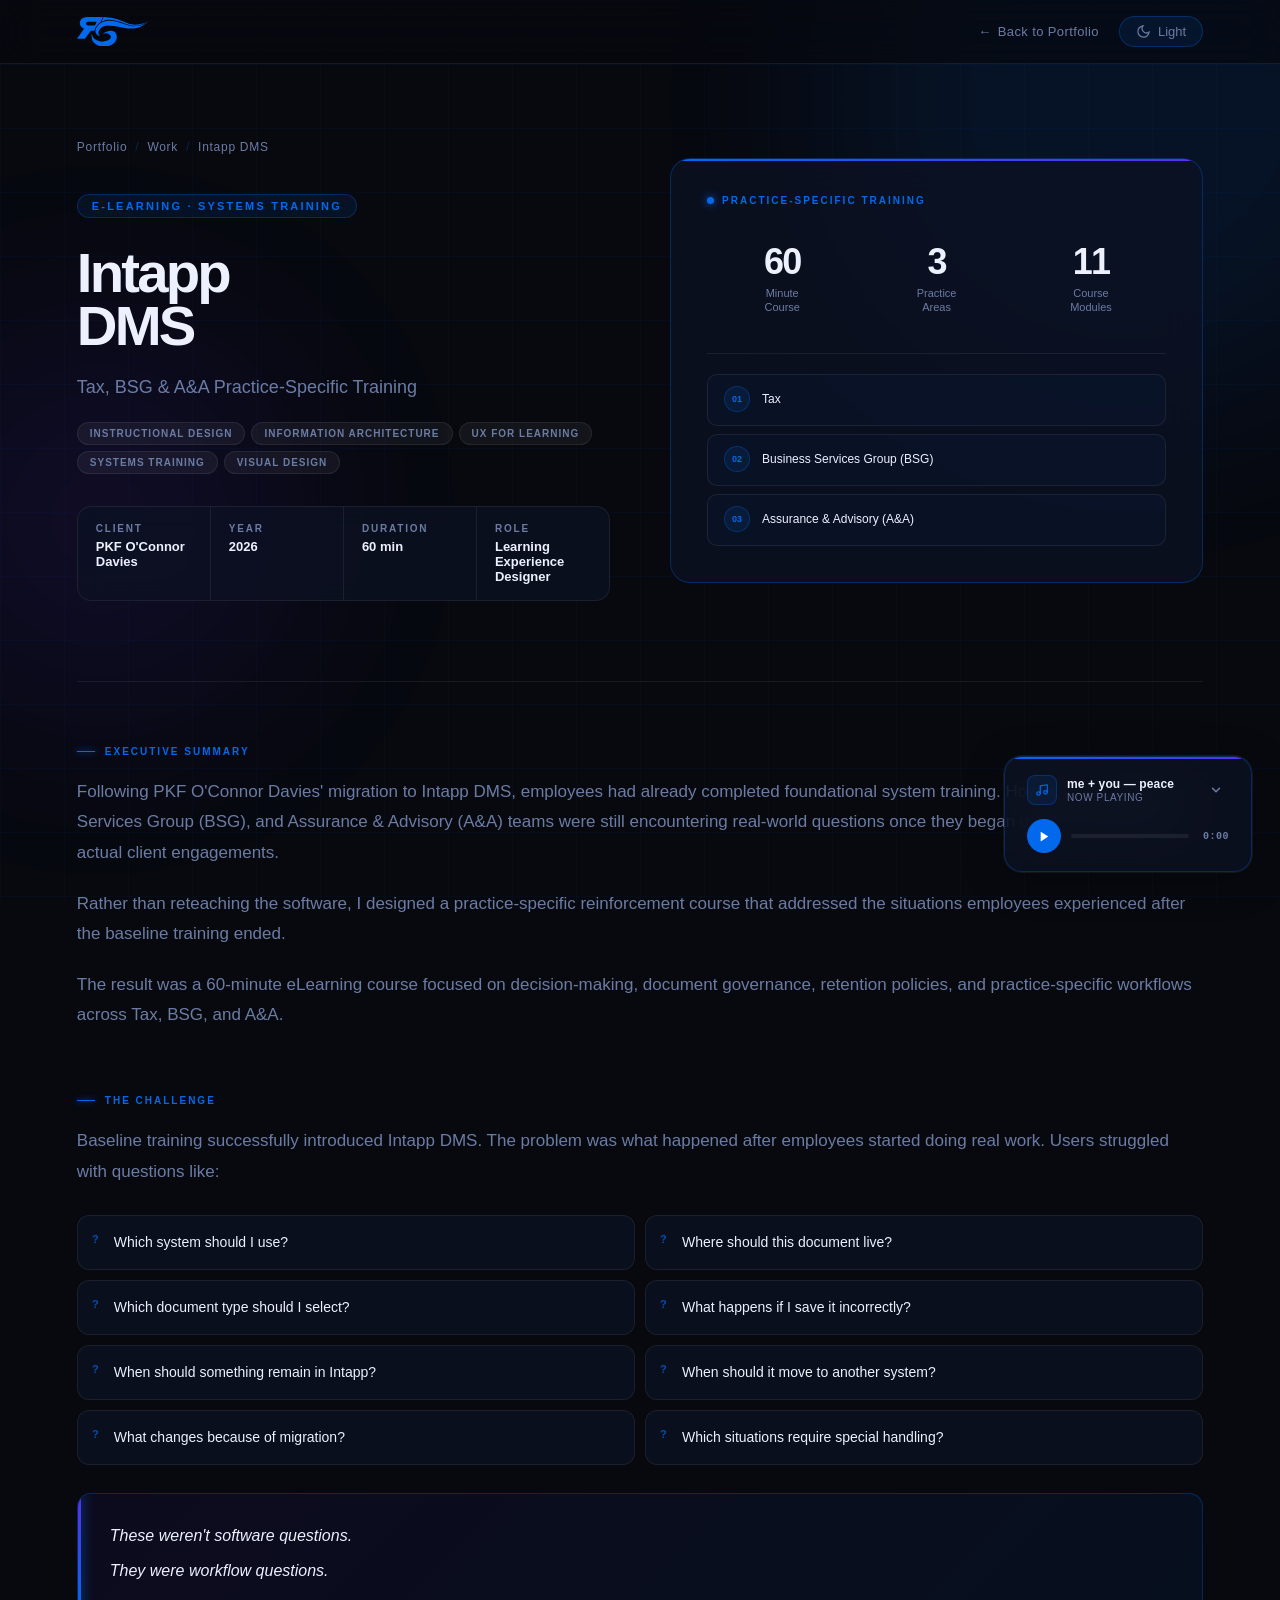
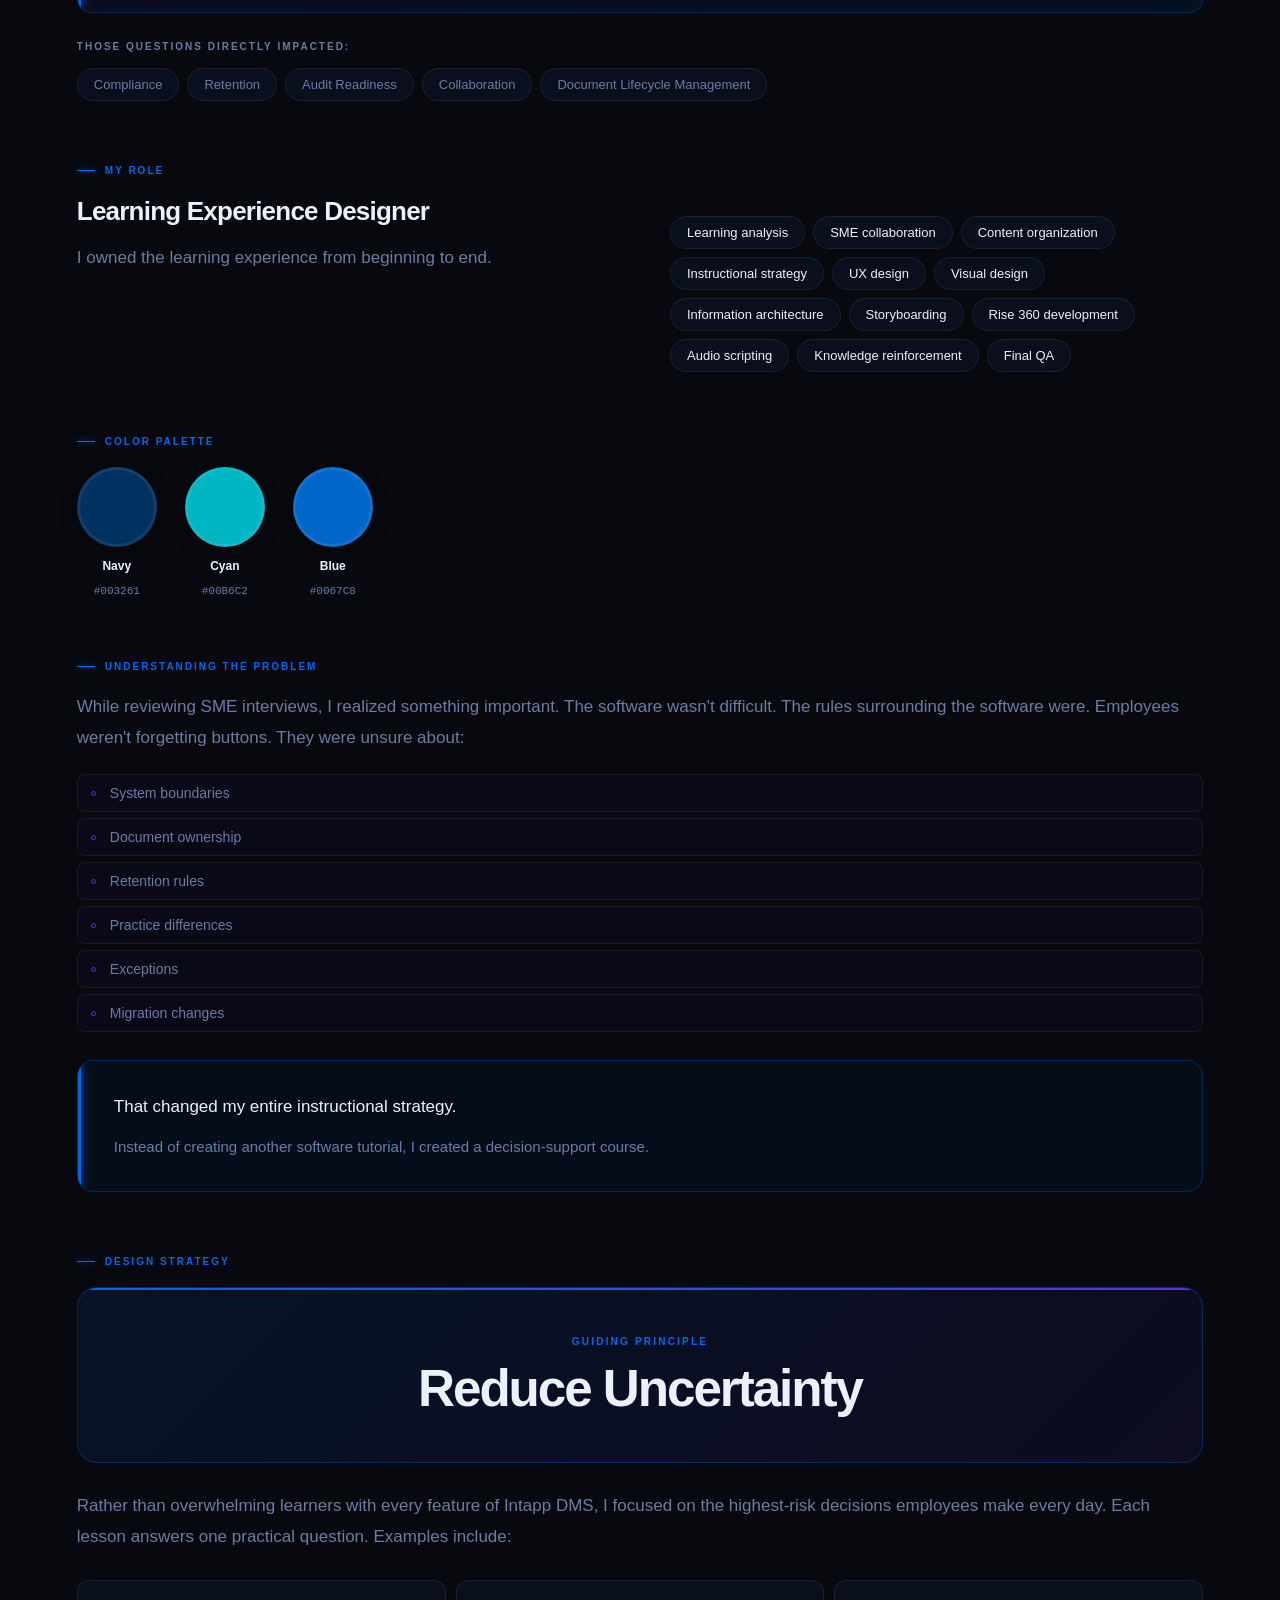
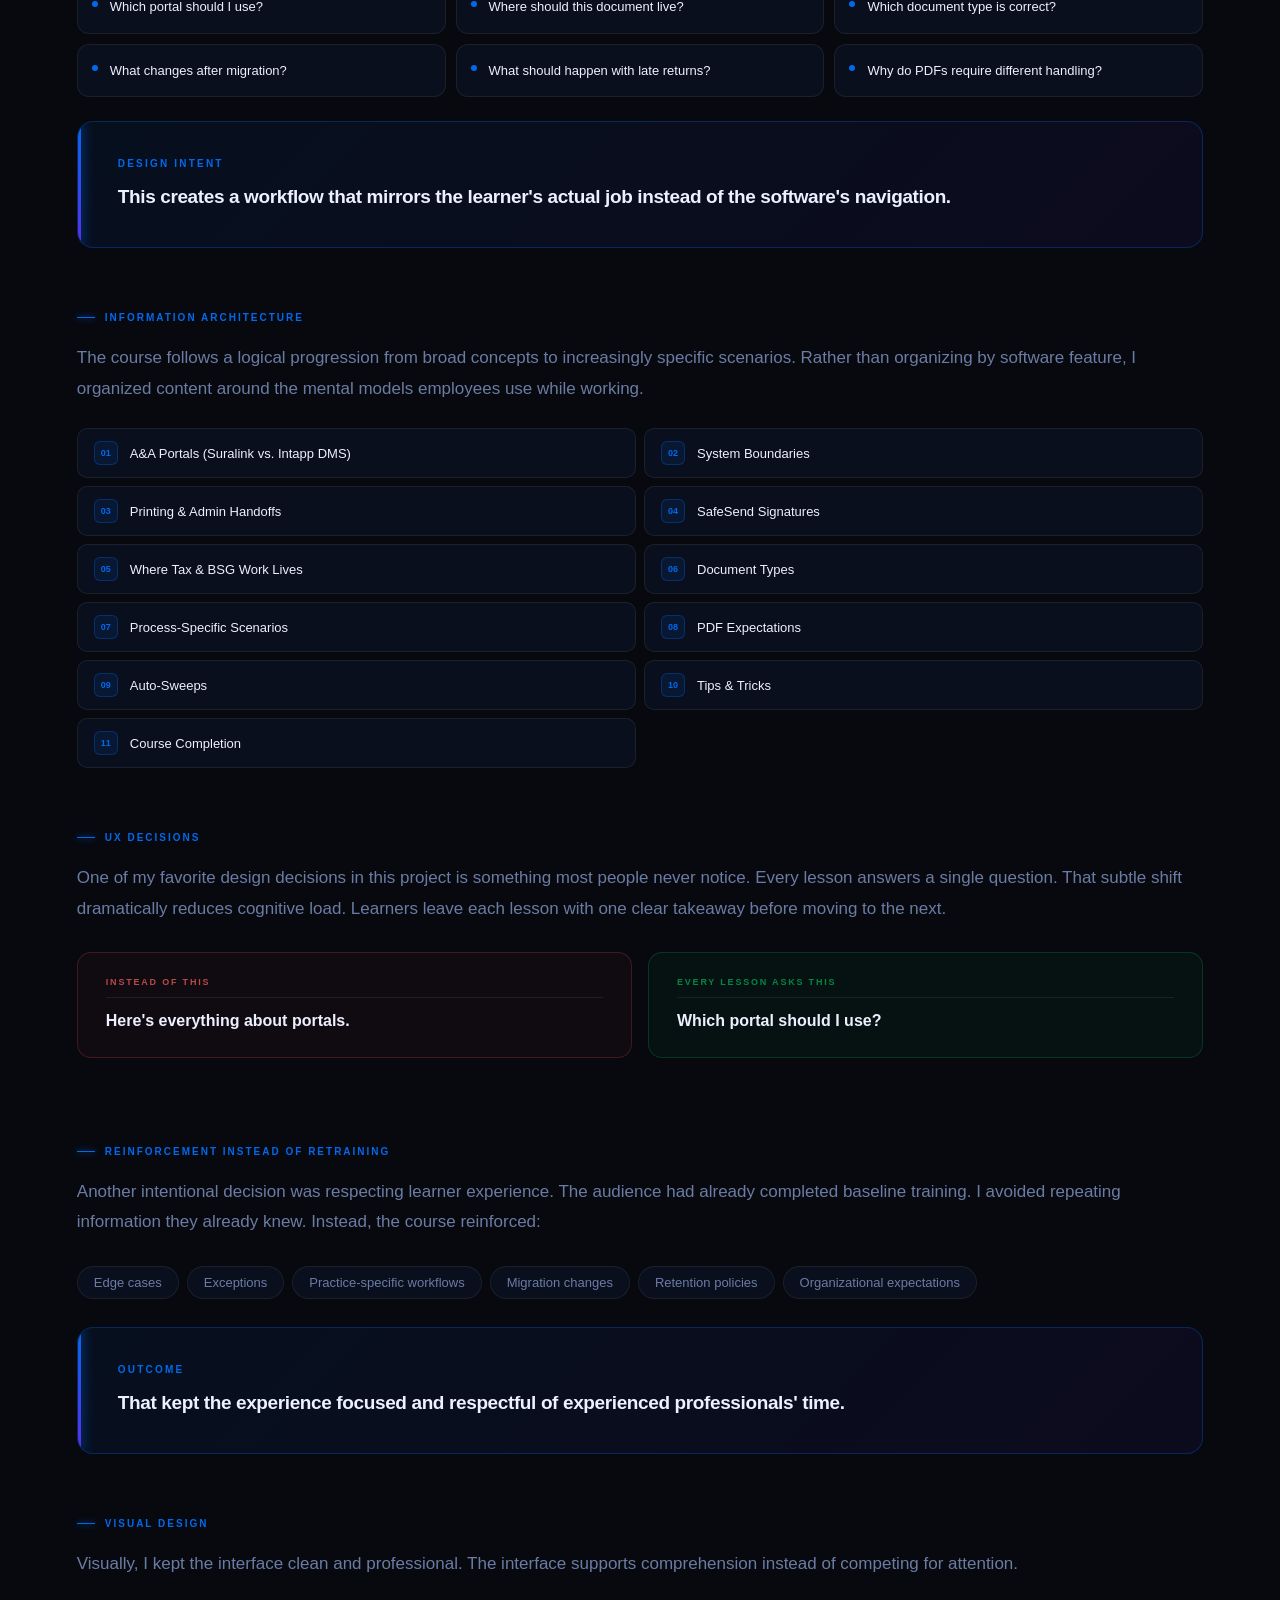
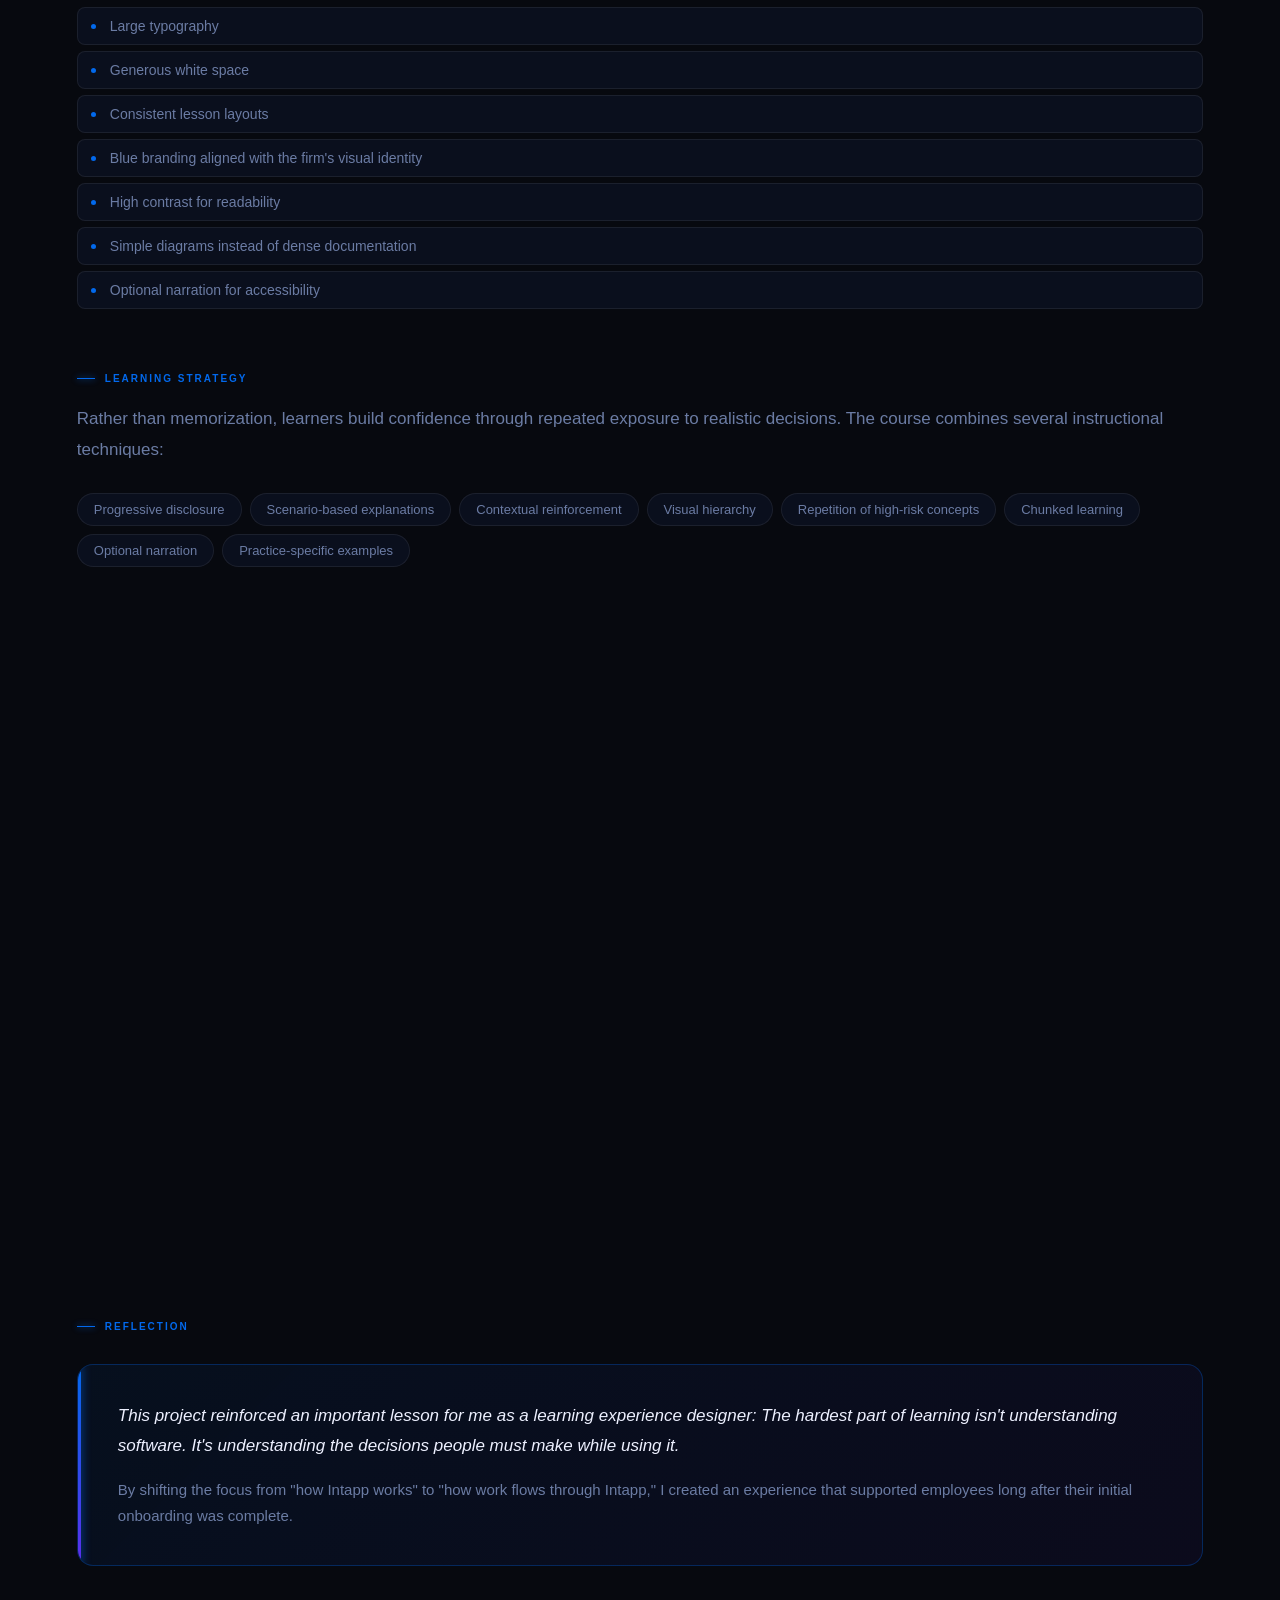
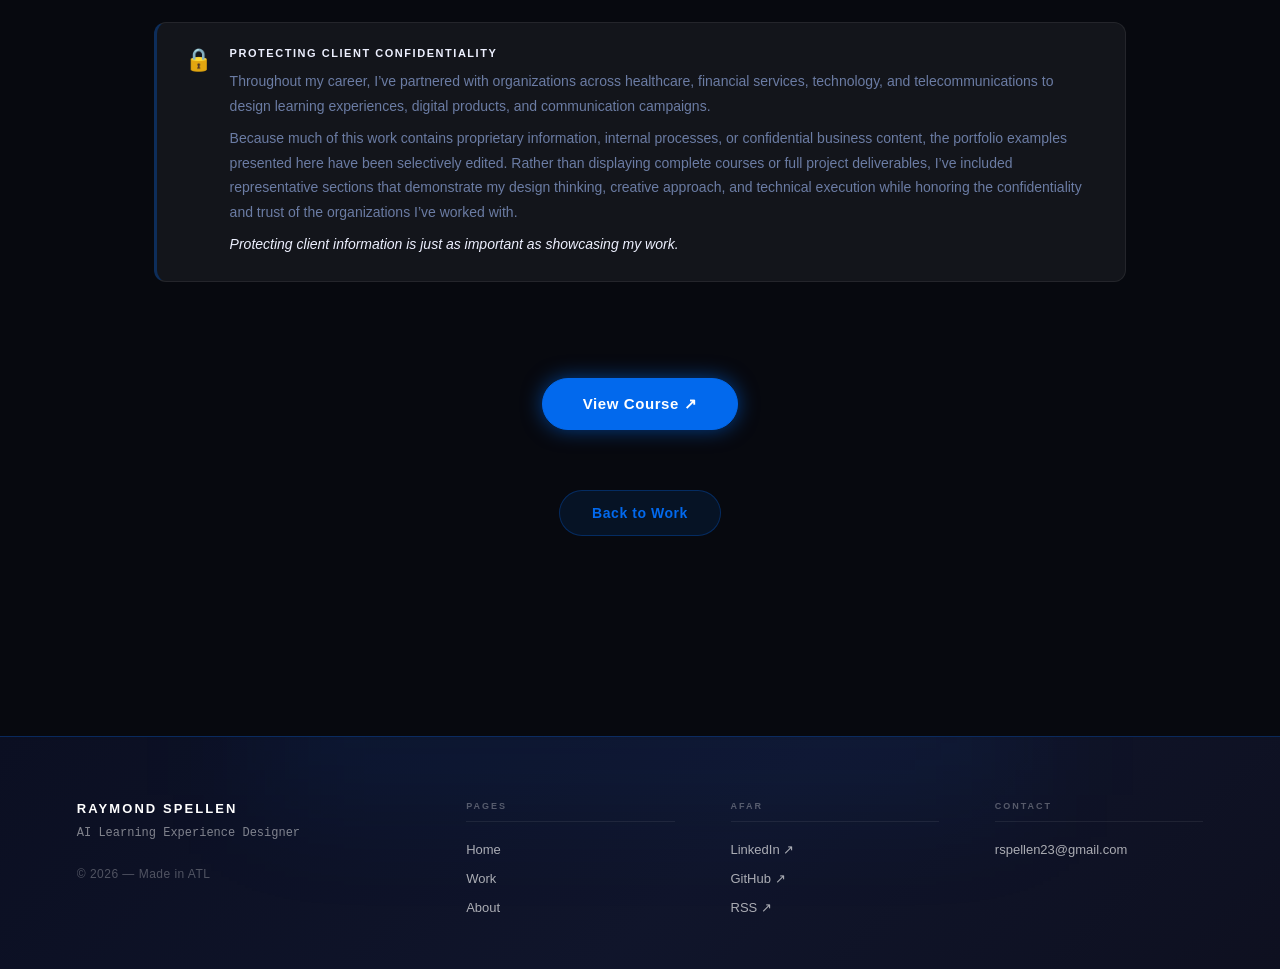
<file: intapp-dms.html>
<!DOCTYPE html>
<html lang="en" data-theme="dark">
<head>
<meta charset="UTF-8" />
<meta name="viewport" content="width=device-width, initial-scale=1.0" />
<title>Intapp DMS | Raymond Spellen</title>
<link rel="stylesheet" href="footer.css" />

<!-- Run before CSS renders to prevent theme flash -->
<script>
(function(){var s=localStorage.getItem("rs-theme");if(s)document.documentElement.dataset.theme=s;})();
</script>

<style>
:root {
  --bg:           #07090f;
  --surface:      #0d1223;
  --card:         rgba(13, 18, 35, 0.75);
  --text:         #edf0ff;
  --muted:        #6b7ca4;
  --accent:       #0269ed;
  --accent-lo:    rgba(2, 105, 237, 0.10);
  --accent-mid:   rgba(2, 105, 237, 0.22);
  --accent-glow:  rgba(2, 105, 237, 0.32);
  --border:       rgba(255, 255, 255, 0.07);
  --border-hi:    rgba(2, 105, 237, 0.30);
  --grid-line:    rgba(2, 105, 237, 0.045);
  --orb-opacity:  0.11;
  --nav-bg:       rgba(7, 9, 15, 0.65);
  --green:        #00a651;
  --purple:       #5c2eed;
}
[data-theme="light"] {
  --bg:           #f1f4ff;
  --surface:      #ffffff;
  --card:         rgba(255, 255, 255, 0.82);
  --text:         #07090f;
  --muted:        #505d7e;
  --accent:       #0269ed;
  --accent-lo:    rgba(2, 105, 237, 0.07);
  --accent-mid:   rgba(2, 105, 237, 0.15);
  --accent-glow:  rgba(2, 105, 237, 0.22);
  --border:       rgba(0, 0, 0, 0.07);
  --border-hi:    rgba(2, 105, 237, 0.25);
  --grid-line:    rgba(2, 105, 237, 0.04);
  --orb-opacity:  0.05;
  --nav-bg:       rgba(241, 244, 255, 0.72);
}

*, *::before, *::after { box-sizing: border-box; margin: 0; padding: 0; }
html { scroll-behavior: smooth; }

body {
  font-family: Inter, -apple-system, Arial, sans-serif;
  background: var(--bg);
  color: var(--text);
  overflow-x: hidden;
  transition: background .4s ease, color .4s ease;
}
body::before {
  content: '';
  position: fixed; inset: 0;
  background-image:
    linear-gradient(var(--grid-line) 1px, transparent 1px),
    linear-gradient(90deg, var(--grid-line) 1px, transparent 1px);
  background-size: 64px 64px;
  pointer-events: none; z-index: 0;
  transition: background-image .4s ease;
}

.orb {
  position: fixed; border-radius: 50%;
  filter: blur(100px);
  opacity: var(--orb-opacity);
  pointer-events: none; z-index: 0;
  will-change: transform;
  transition: opacity .4s ease;
}
.orb-1 { width:600px;height:600px;background:#0269ed;top:-200px;right:-150px;animation:drift 12s ease-in-out infinite; }
.orb-2 { width:400px;height:400px;background:#5c2eed;bottom:20%;left:-100px;animation:drift 14s ease-in-out infinite reverse; }

@keyframes drift { 0%,100%{transform:translateY(0)} 50%{transform:translateY(-36px)} }
@keyframes pulse { 0%,100%{opacity:1} 50%{opacity:.3} }
@keyframes glow-pulse { 0%,100%{box-shadow:0 0 20px rgba(2,105,237,.55)} 50%{box-shadow:0 0 36px rgba(2,105,237,.9)} }

nav, main, footer { position: relative; z-index: 1; }

/* ─── Nav ─── */
nav {
  position: fixed; top:0;left:0;right:0; z-index:200;
  padding:16px 6vw;
  display:flex; justify-content:space-between; align-items:center;
  background:var(--nav-bg);
  backdrop-filter:blur(20px); -webkit-backdrop-filter:blur(20px);
  border-bottom:1px solid var(--border);
  transition:background .4s ease;
}
.nav-logo-svg { width:72px; height:auto; display:block; }
.nav-logo-link { display:flex; line-height:0; }
.nav-logo-svg .cls-1 { fill:#0269ed; }
.nav-right { display:flex; align-items:center; gap:20px; }
.back-link {
  display:inline-flex; align-items:center; gap:6px;
  font-size:13px; color:var(--muted); text-decoration:none;
  letter-spacing:.03em; transition:color .2s;
}
.back-link:hover { color:var(--text); }
.back-link::before { content:'←'; }
.theme-btn {
  display:flex; align-items:center; gap:7px;
  padding:7px 16px; border-radius:999px;
  border:1px solid var(--border-hi);
  background:var(--accent-lo); color:var(--muted);
  font-size:13px; font-family:inherit; cursor:pointer;
  transition:all .25s ease;
}
.theme-btn:hover { color:var(--text); border-color:var(--accent); }
.icon-sun,.icon-moon { width:15px;height:15px;display:none; }
[data-theme="dark"]  .icon-moon { display:block; }
[data-theme="light"] .icon-sun  { display:block; }
[data-theme="dark"]  .toggle-label::after { content:"Light"; }
[data-theme="light"] .toggle-label::after { content:"Dark"; }

/* ─── Hero ─── */
.case-hero {
  padding:140px 6vw 80px;
  display:grid; grid-template-columns:1fr 1fr;
  gap:60px; align-items:center;
}
.breadcrumb {
  display:flex; align-items:center; gap:8px;
  font-size:12px; color:var(--muted); letter-spacing:.06em; margin-bottom:40px;
}
.breadcrumb a { color:var(--muted); text-decoration:none; transition:color .2s; }
.breadcrumb a:hover { color:var(--accent); }
.breadcrumb span { color:var(--border-hi); }
.case-cat {
  display:inline-flex; align-items:center; gap:8px;
  font-size:11px; font-weight:700; letter-spacing:.2em; text-transform:uppercase;
  color:var(--accent); border:1px solid var(--border-hi);
  padding:5px 14px; border-radius:999px; background:var(--accent-lo);
  margin-bottom:28px;
}
.case-hero h1 {
  font-size:clamp(32px,4.4vw,64px);
  letter-spacing:-0.05em; line-height:.95; font-weight:800; margin-bottom:20px;
}
.case-subtitle { font-size:18px; color:var(--muted); line-height:1.6; margin-bottom:20px; }

/* Project type tags */
.type-tags { display:flex; flex-wrap:wrap; gap:6px; margin-bottom:32px; }
.type-pill {
  font-size:10px; font-weight:600; letter-spacing:.1em; text-transform:uppercase;
  padding:5px 12px; border-radius:999px;
  background:rgba(255,255,255,.05); border:1px solid var(--border);
  color:var(--muted);
}
[data-theme="light"] .type-pill { background:rgba(0,0,0,.04); }

.meta-row {
  display:flex; gap:0;
  border:1px solid var(--border); border-radius:14px;
  overflow:hidden; background:var(--card); backdrop-filter:blur(12px);
}
.meta-cell { flex:1; padding:16px 18px; border-right:1px solid var(--border); }
.meta-cell:last-child { border-right:none; }
.meta-label { font-size:10px; font-weight:700; letter-spacing:.18em; text-transform:uppercase; color:var(--muted); margin-bottom:5px; }
.meta-val { font-size:13px; font-weight:600; color:var(--text); }

/* ─── Hero Panel ─── */
.hero-panel {
  background:var(--card); backdrop-filter:blur(20px);
  border:1px solid var(--border-hi); border-radius:20px;
  padding:36px; position:relative; overflow:hidden;
}
.hero-panel::before {
  content:''; position:absolute; top:0;left:0;right:0; height:2px;
  background:linear-gradient(90deg, var(--accent), var(--purple));
}
.panel-badge {
  display:flex; align-items:center; gap:8px;
  font-size:10px; font-weight:700; letter-spacing:.2em; text-transform:uppercase;
  color:var(--accent); margin-bottom:24px;
}
.panel-dot {
  width:7px;height:7px; background:var(--accent); border-radius:50%;
  box-shadow:0 0 8px var(--accent); animation:pulse 2s ease-in-out infinite;
}
.panel-stats { display:grid; grid-template-columns:repeat(3,1fr); gap:4px; margin-bottom:24px; }
.panel-stat { text-align:center; padding:14px 8px; }
.panel-stat-num { display:block; font-size:36px; font-weight:800; letter-spacing:-.05em; color:var(--text); line-height:1; }
.panel-stat-desc { display:block; font-size:11px; color:var(--muted); margin-top:6px; line-height:1.3; }
.panel-divider { height:1px; background:var(--border); margin-bottom:20px; }

/* Practice tracks */
.practice-tracks { display:flex; flex-direction:column; gap:8px; }
.practice-track {
  display:flex; align-items:center; gap:12px;
  padding:12px 16px;
  background:rgba(2,105,237,.04); border:1px solid var(--border);
  border-radius:10px; font-size:12px; color:var(--text); font-weight:500;
  transition:border-color .2s;
}
.practice-track:hover { border-color:var(--border-hi); }
.track-num {
  width:26px; height:26px; border-radius:50%;
  background:var(--accent-lo); border:1px solid var(--border-hi);
  display:flex; align-items:center; justify-content:center;
  font-size:9px; font-weight:700; color:var(--accent); flex-shrink:0;
}

/* ─── Case Divider ─── */
.case-divider { height:1px; background:var(--border); margin:0 6vw; }

/* ─── Content layout ─── */
main { padding-bottom:120px; }
.cs-section { padding:64px 6vw 0; }
.cs-row { display:grid; grid-template-columns:1fr 1fr; gap:60px; align-items:start; }
.cs-row.full { grid-template-columns:1fr; }
.cs-label {
  font-size:10px; font-weight:700; letter-spacing:.2em; text-transform:uppercase;
  color:var(--accent); display:flex; align-items:center; gap:10px; margin-bottom:20px;
}
.cs-label::before {
  content:''; width:18px; height:1px; background:var(--accent); box-shadow:0 0 6px var(--accent);
}
.cs-body p { font-size:17px; color:var(--muted); line-height:1.8; margin-bottom:20px; }
.cs-body p:last-child { margin-bottom:0; }

/* ─── Section intro text ─── */
.section-intro { font-size:17px; color:var(--muted); line-height:1.8; margin-bottom:28px; }
.section-sublabel { font-size:10px; font-weight:700; letter-spacing:.2em; text-transform:uppercase; color:var(--muted); margin-bottom:16px; }

/* ─── Challenge question grid ─── */
.question-grid { display:grid; grid-template-columns:repeat(2,1fr); gap:10px; margin-bottom:28px; }
.question-card {
  padding:16px 20px; background:var(--card); backdrop-filter:blur(12px);
  border:1px solid var(--border); border-radius:12px;
  font-size:14px; color:var(--text); line-height:1.5;
  position:relative; padding-left:36px;
  transition:border-color .2s;
}
.question-card:hover { border-color:var(--border-hi); }
.question-card::before {
  content:'?'; position:absolute; left:14px; top:15px;
  font-size:11px; font-weight:700; color:var(--accent); opacity:.7;
}

/* ─── Workflow callout ─── */
.workflow-callout {
  padding:28px 32px; margin-bottom:28px;
  background:linear-gradient(135deg,rgba(92,46,237,.07) 0%,rgba(2,105,237,.07) 100%);
  border:1px solid var(--border-hi); border-radius:14px;
  position:relative; overflow:hidden;
}
.workflow-callout::before {
  content:''; position:absolute; left:0;top:0;bottom:0; width:3px;
  background:linear-gradient(180deg,var(--purple),var(--accent));
  box-shadow:0 0 12px var(--accent);
}
.workflow-callout p { font-size:16px; color:var(--text); line-height:1.7; margin-bottom:8px; font-style:italic; }
.workflow-callout p:last-child { margin-bottom:0; }

/* ─── Impact pills ─── */
.impact-pills { display:flex; flex-wrap:wrap; gap:8px; }
.impact-pill {
  padding:8px 16px; border-radius:999px;
  background:var(--card); border:1px solid var(--border);
  font-size:13px; color:var(--muted); font-weight:500;
  transition:border-color .2s, color .2s;
}
.impact-pill:hover { border-color:var(--border-hi); color:var(--text); }

/* ─── HMW / insight cards ─── */
.hmw-card {
  margin-top:28px; padding:36px 40px;
  background:linear-gradient(135deg,rgba(2,105,237,.07) 0%,rgba(92,46,237,.07) 100%);
  border:1px solid var(--border-hi); border-radius:16px;
  position:relative; overflow:hidden;
}
.hmw-card::before {
  content:''; position:absolute; left:0;top:0;bottom:0; width:3px;
  background:linear-gradient(180deg,var(--accent),var(--purple));
  box-shadow:0 0 12px var(--accent);
}
.hmw-eyebrow { font-size:10px; font-weight:700; letter-spacing:.22em; text-transform:uppercase; color:var(--accent); margin-bottom:14px; }
.hmw-q { font-size:19px; font-weight:700; color:var(--text); line-height:1.45; letter-spacing:-.02em; }

/* ─── Insight block ─── */
.insight-block {
  margin-top:28px; padding:32px 36px;
  background:rgba(2,105,237,.05); border:1px solid var(--border-hi); border-radius:16px;
  position:relative; overflow:hidden;
}
.insight-block::before {
  content:''; position:absolute; left:0;top:0;bottom:0; width:3px;
  background:var(--accent); box-shadow:0 0 8px var(--accent);
}
.insight-block p { font-size:17px; color:var(--text); line-height:1.7; margin-bottom:12px; }
.insight-block p:last-child { margin-bottom:0; color:var(--muted); font-size:15px; }

/* Uncertainty list */
.uncertainty-list { list-style:none; display:flex; flex-direction:column; gap:6px; margin:20px 0; }
.uncertainty-list li {
  font-size:14px; color:var(--muted); padding:10px 14px 10px 32px;
  background:rgba(92,46,237,.04); border:1px solid var(--border); border-radius:8px;
  position:relative;
}
.uncertainty-list li::before {
  content:''; position:absolute; left:13px; top:16px;
  width:5px; height:5px; border:1.5px solid var(--purple); border-radius:50%;
}

/* ─── Color Palette ─── */
.color-palette { display:flex; gap:28px; flex-wrap:wrap; align-items:flex-start; margin-top:16px; }
.color-swatch { display:flex; flex-direction:column; align-items:center; gap:12px; }
.swatch-circle { width:80px; height:80px; border-radius:50%; border:3px solid var(--border); box-shadow:0 4px 20px rgba(0,0,0,.2); }
.swatch-name { font-size:12px; font-weight:600; color:var(--text); text-align:center; }
.swatch-hex { font-size:11px; color:var(--muted); font-family:'Courier New',monospace; }

/* ─── My Role ─── */
.role-title { font-size:26px; font-weight:800; letter-spacing:-.03em; color:var(--text); margin-bottom:16px; }
.role-desc { font-size:17px; color:var(--muted); line-height:1.8; }
.responsibility-grid { display:flex; flex-wrap:wrap; gap:8px; margin-top:20px; }
.responsibility-pill {
  padding:8px 16px; background:var(--card); border:1px solid var(--border); border-radius:999px;
  font-size:13px; font-weight:500; color:var(--text); transition:border-color .2s, color .2s;
}
.responsibility-pill:hover { border-color:var(--border-hi); color:var(--accent); }

/* ─── Principle highlight ─── */
.principle-card {
  padding:48px 40px; margin-bottom:28px;
  background:linear-gradient(135deg,rgba(2,105,237,.1) 0%,rgba(92,46,237,.08) 100%);
  border:1px solid var(--border-hi); border-radius:20px;
  text-align:center; position:relative; overflow:hidden;
}
.principle-card::before {
  content:''; position:absolute; top:0;left:0;right:0; height:2px;
  background:linear-gradient(90deg,var(--accent),var(--purple));
}
.principle-eyebrow { font-size:10px; font-weight:700; letter-spacing:.22em; text-transform:uppercase; color:var(--accent); margin-bottom:16px; }
.principle-text { font-size:clamp(28px,4vw,52px); font-weight:800; letter-spacing:-.04em; color:var(--text); line-height:1; }

/* Lesson examples */
.lesson-examples { display:grid; grid-template-columns:repeat(3,1fr); gap:10px; margin-top:24px; }
.lesson-example {
  padding:16px 18px 16px 32px; background:var(--card);
  border:1px solid var(--border); border-radius:12px;
  font-size:13px; color:var(--text); line-height:1.5;
  position:relative; transition:border-color .2s;
}
.lesson-example:hover { border-color:var(--border-hi); }
.lesson-example::before {
  content:''; position:absolute; left:14px; top:20px;
  width:6px; height:6px; background:var(--accent); border-radius:50%;
}

/* ─── Module grid ─── */
.module-intro { font-size:17px; color:var(--muted); line-height:1.8; margin-bottom:24px; }
.module-grid { display:grid; grid-template-columns:1fr 1fr; gap:8px; }
.module-row {
  display:flex; align-items:center; gap:12px;
  padding:12px 16px; background:var(--card); border:1px solid var(--border);
  border-radius:10px; font-size:13px; color:var(--text); font-weight:500;
  transition:border-color .2s;
}
.module-row:hover { border-color:var(--border-hi); }
.module-num {
  width:24px; height:24px; border-radius:6px;
  background:var(--accent-lo); border:1px solid var(--border-hi);
  display:flex; align-items:center; justify-content:center;
  font-size:9px; font-weight:700; color:var(--accent); flex-shrink:0;
}

/* ─── UX Comparison ─── */
.ux-compare { display:grid; grid-template-columns:1fr 1fr; gap:16px; margin:24px 0; }
.compare-col {
  padding:24px 28px; border-radius:14px;
  background:var(--card); border:1px solid var(--border);
}
.compare-col.bad { border-color:rgba(255,80,80,.2); background:rgba(255,80,80,.04); }
.compare-col.good { border-color:rgba(0,166,81,.25); background:rgba(0,166,81,.05); }
.compare-label {
  font-size:9px; font-weight:700; letter-spacing:.2em; text-transform:uppercase;
  margin-bottom:12px; padding-bottom:10px; border-bottom:1px solid var(--border);
}
.compare-col.bad .compare-label { color:rgba(255,100,100,.7); }
.compare-col.good .compare-label { color:rgba(0,166,81,.8); }
.compare-q { font-size:16px; font-weight:600; color:var(--text); line-height:1.4; }

/* ─── Reinforce pills / technique pills ─── */
.pill-flex { display:flex; flex-wrap:wrap; gap:8px; margin-top:20px; }
.pill-item {
  padding:8px 16px; background:var(--card); border:1px solid var(--border); border-radius:999px;
  font-size:13px; font-weight:500; color:var(--muted); transition:border-color .2s, color .2s;
}
.pill-item:hover { border-color:var(--border-hi); color:var(--text); }

/* ─── Design choices list ─── */
.design-choices { list-style:none; display:flex; flex-direction:column; gap:6px; margin-top:20px; }
.design-choices li {
  font-size:14px; color:var(--muted); padding:10px 14px 10px 32px;
  background:var(--card); border:1px solid var(--border); border-radius:8px;
  position:relative; transition:border-color .2s;
}
.design-choices li:hover { border-color:var(--border-hi); }
.design-choices li::before {
  content:''; position:absolute; left:13px; top:16px;
  width:5px; height:5px; background:var(--accent); border-radius:50%;
}

/* ─── Results grid ─── */
.results-grid { display:grid; grid-template-columns:1fr 1fr; gap:12px; }
.result-item {
  display:flex; align-items:flex-start; gap:14px;
  background:var(--card); backdrop-filter:blur(12px);
  border:1px solid var(--border); border-radius:14px;
  padding:20px 22px; transition:border-color .2s;
}
.result-item:hover { border-color:var(--border-hi); }
.result-check {
  width:22px; height:22px; border-radius:6px;
  background:rgba(0,166,81,.12); border:1px solid rgba(0,166,81,.3);
  display:flex; align-items:center; justify-content:center; flex-shrink:0; margin-top:1px;
}
.result-check::after { content:'✓'; font-size:11px; color:var(--green); font-weight:700; }
.result-text { font-size:14px; color:var(--text); line-height:1.6; }

/* ─── Tools ─── */
.tools-grid { display:flex; flex-wrap:wrap; gap:10px; margin-top:8px; }
.tool-badge {
  padding:10px 20px; background:var(--card); border:1px solid var(--border); border-radius:999px;
  font-size:13px; font-weight:500; color:var(--text); transition:border-color .2s, color .2s;
}
.tool-badge:hover { border-color:var(--border-hi); color:var(--accent); }

/* ─── Takeaway / Reflection ─── */
.takeaway-block {
  margin-top:32px; padding:36px 40px;
  background:linear-gradient(135deg,rgba(2,105,237,.07) 0%,rgba(92,46,237,.06) 100%);
  border:1px solid var(--border-hi); border-radius:16px;
  position:relative; overflow:hidden;
}
.takeaway-block::before {
  content:''; position:absolute; left:0;top:0;bottom:0; width:3px;
  background:linear-gradient(180deg,var(--accent),var(--purple));
  box-shadow:0 0 10px var(--accent);
}
.takeaway-block p { font-size:17px; color:var(--text); line-height:1.75; margin-bottom:16px; font-style:italic; }
.takeaway-block p:last-child { margin-bottom:0; color:var(--muted); font-style:normal; font-size:15px; }

/* ─── View Course ─── */
.view-course-wrap { margin-top:44px; text-align:center; }
.view-course-btn {
  display:inline-flex; align-items:center; gap:10px;
  padding:16px 40px; border-radius:999px; border:1px solid var(--accent);
  background:var(--accent); color:#fff;
  text-decoration:none; font-size:15px; font-weight:700; letter-spacing:.04em;
  box-shadow:0 0 20px rgba(2,105,237,.55);
  animation:glow-pulse 2.5s ease-in-out infinite;
  transition:transform .2s ease;
}
.view-course-btn:hover { transform:translateY(-2px); }

/* ─── Back CTA ─── */
.back-cta { padding:60px 6vw 0; text-align:center; }
.back-btn {
  display:inline-flex; align-items:center; gap:8px;
  padding:14px 32px; border:1px solid var(--border-hi); border-radius:999px;
  background:var(--accent-lo); color:var(--accent);
  text-decoration:none; font-size:14px; font-weight:600; letter-spacing:.04em;
  transition:all .25s ease;
}
.back-btn:hover { background:var(--accent); color:#fff; border-color:var(--accent); }

/* ─── Reveal ─── */
.reveal { opacity:0; transform:translateY(20px); }

/* ─── Responsive ─── */
@media (max-width:900px) {
  .case-hero { grid-template-columns:1fr; gap:40px; }
  .cs-row { grid-template-columns:1fr; gap:32px; }
  .question-grid { grid-template-columns:1fr; }
  .lesson-examples { grid-template-columns:1fr 1fr; }
  .module-grid { grid-template-columns:1fr; }
  .ux-compare { grid-template-columns:1fr; }
  .results-grid { grid-template-columns:1fr; }
}
@media (max-width:560px) {
  .lesson-examples { grid-template-columns:1fr; }
}

/* ─── Audio Player ─── */
.audio-player { position:fixed; bottom:28px; right:28px; z-index:300; background:var(--card); backdrop-filter:blur(20px); -webkit-backdrop-filter:blur(20px); border:1px solid var(--border-hi); border-radius:18px; padding:18px 22px; min-width:248px; box-shadow:0 8px 40px rgba(0,0,0,.28),0 0 0 1px var(--border); transition:background .4s ease,border-color .4s ease,padding .25s ease,min-width .25s ease; overflow:hidden; }
.audio-player::before { content:''; position:absolute; top:0; left:0; right:0; height:2px; background:linear-gradient(90deg,var(--accent),#5c2eed); border-radius:18px 18px 0 0; }
.ap-header { display:flex; align-items:center; gap:10px; margin-bottom:14px; }
.ap-icon { width:30px; height:30px; flex-shrink:0; background:var(--accent-lo); border:1px solid var(--border-hi); border-radius:8px; display:flex; align-items:center; justify-content:center; color:var(--accent); }
.ap-icon svg { width:14px; height:14px; }
.ap-track { flex:1; min-width:0; }
.ap-title { display:block; font-size:12px; font-weight:600; color:var(--text); white-space:nowrap; overflow:hidden; text-overflow:ellipsis; letter-spacing:.01em; }
.ap-label { display:block; font-size:10px; color:var(--muted); letter-spacing:.06em; text-transform:uppercase; margin-top:1px; }
.ap-controls { display:flex; align-items:center; gap:10px; }
.ap-play-btn { flex-shrink:0; width:34px; height:34px; border-radius:50%; border:1px solid var(--border-hi); background:var(--accent); color:#fff; display:flex; align-items:center; justify-content:center; cursor:pointer; font-family:inherit; transition:background .2s,transform .15s; }
.ap-play-btn:hover { background:#0253c4; transform:scale(1.08); }
.ap-play-btn svg { width:13px; height:13px; }
.ap-progress-wrap { flex:1; height:4px; background:var(--border); border-radius:2px; cursor:pointer; position:relative; overflow:hidden; }
.ap-progress-bar { height:100%; width:0%; background:var(--accent); border-radius:2px; transition:width .1s linear; }
.ap-time { font-size:10px; font-weight:600; color:var(--muted); letter-spacing:.05em; min-width:30px; text-align:right; font-family:'Courier New',monospace; }
.ap-min-btn { background:none; border:none; color:var(--muted); cursor:pointer; padding:4px 6px; display:flex; align-items:center; justify-content:center; border-radius:6px; margin-left:auto; flex-shrink:0; transition:color .2s,background .2s; }
.ap-min-btn:hover { color:var(--text); background:var(--accent-lo); }
.ap-min-btn svg { width:14px; height:14px; transition:transform .3s ease; }
.audio-player.is-min { padding:12px 16px; min-width:0; }
.audio-player.is-min .ap-header { margin-bottom:0; }
.audio-player.is-min .ap-track,.audio-player.is-min .ap-controls { display:none; }
.audio-player.is-min .ap-min-btn svg { transform:rotate(180deg); }

/* ─── Site Footer ─── */
.conf-notice-wrap { padding:56px 6vw 52px; }
.conf-notice { display:flex; gap:18px; align-items:flex-start; background:rgba(255,255,255,.05); border:1px solid var(--border); border-left:3px solid var(--border-hi); border-radius:12px; padding:24px 28px; }
[data-theme="light"] .conf-notice { background:rgba(0,0,0,.04); }
.conf-notice-icon { font-size:22px; flex-shrink:0; line-height:1; margin-top:2px; }
.conf-notice-title { font-size:11px; font-weight:700; letter-spacing:.14em; text-transform:uppercase; color:var(--text); margin-bottom:10px; }
.conf-notice-text { font-size:14px; color:var(--muted); line-height:1.75; margin-bottom:8px; }
.conf-notice-text:last-child { margin-bottom:0; }
.conf-notice-closing { font-style:italic; color:var(--text) !important; }
.site-footer { display:block !important; background:linear-gradient(135deg,#0b0f22 0%,#10152b 55%,#0e1020 100%); border-top:1px solid rgba(2,105,237,.28); padding:64px 6vw 52px; margin-top:80px; position:relative; z-index:1; overflow:hidden; }
[data-theme="light"] .site-footer { background:linear-gradient(135deg,#e4eaff 0%,#eef1ff 55%,#dde6ff 100%); border-top:1px solid rgba(2,105,237,.18); }
.footer-inner { display:grid !important; grid-template-columns:1.6fr 1fr 1fr 1fr; gap:56px; align-items:start; }
.footer-brand { display:flex !important; flex-direction:column !important; }
.footer-name { font-size:13px; font-weight:800; letter-spacing:.16em; text-transform:uppercase; color:#fff; margin-bottom:8px; }
[data-theme="light"] .footer-name { color:#07090f; }
.footer-tagline { font-family:'Courier New',monospace; font-size:12px; color:rgba(255,255,255,.48); line-height:1.6; margin-bottom:24px; }
[data-theme="light"] .footer-tagline { color:#505d7e; }
.footer-copy { font-size:12px; color:rgba(255,255,255,.28); }
[data-theme="light"] .footer-copy { color:#9aa5c4; }
.footer-col { display:flex !important; flex-direction:column !important; gap:11px; }
.footer-col-label { display:block; font-size:9px; font-weight:700; letter-spacing:.22em; text-transform:uppercase; color:rgba(255,255,255,.3); margin-bottom:8px; padding-bottom:10px; border-bottom:1px solid rgba(255,255,255,.07); }
[data-theme="light"] .footer-col-label { color:#7a89b0; border-bottom-color:rgba(0,0,0,.07); }
.footer-col a { font-size:13px; color:rgba(255,255,255,.65); text-decoration:none; transition:color .2s; }
.footer-col a:hover { color:#0269ed; }
[data-theme="light"] .footer-col a { color:#07090f; }
[data-theme="light"] .footer-col a:hover { color:#0269ed; }
@media(max-width:780px){.footer-inner{grid-template-columns:1fr 1fr !important;gap:36px;}.footer-brand{grid-column:1/-1;margin-bottom:8px;}}
@media(max-width:480px){.footer-inner{grid-template-columns:1fr !important;}}
</style>
</head>
<body>

<div class="orb orb-1"></div>
<div class="orb orb-2"></div>

<nav>
  <a href="index.html" class="nav-logo-link"><svg class="nav-logo-svg" viewBox="0 0 1119.99 461.88" xmlns="http://www.w3.org/2000/svg">
    <path class="cls-1" d="M122.86,336.76l-122.86.14,51.08-73.11,14.62-20.52c2.9-2.01,3.95-5.2,6.02-8.01l38.52-52.41c-39.26-16.86-68.72-46.02-66.66-90.72.02-36.71,24.75-66.36,58.06-79.94C121.98,3.89,143.37.39,165.79.38l215.58-.13,21.4.59-36.93,81.54c-34.11,20.93-61.34,50.14-78.95,86.01-6.89,14.04-11.42,28.09-13.55,43.73l-44.33.18-15.67.8-90.48,123.67ZM194.12,132.17l85.6-.16,26.28-57.83-120.31-.1c-9.86-.26-18.55,1.29-27.49,4.69-15.89,6.06-22.75,24.15-14.33,39.28,7.8,14.02,32.15,13.82,50.25,14.12Z"/>
    <path class="cls-1" d="M746.52,170.11c-41.01-4.36-80.49-13.59-121.05-20.85-36.13-6.47-71.23-11.73-107.86-14.17-29.82-1.98-58.53-.9-87.3,6.82-17.5,4.69-33.44,12.44-48.13,22.68-16.47,11.48-29.41,26.01-38.27,43.81-15.53,31.22-13.31,71.85,15.78,92.76l-19.06-6.13c-14.24-4.58-26.38-13.5-36.01-24.84-24.78-29.19-21.93-66.45-5.73-99.88,10.49-21.65,25.46-40.45,43.13-56.59,4-3.65,7.99-5.99,12.07-9.19l6.69-5.24c19.83-13.56,40.91-23.45,64.21-29.67l37.31-7.76c42.07-5.44,84.1-2.69,125.65,5.95l70.61,18.24,15.09,4.57,59.17,16.35c79.18,25.2,121,41.06,189.66,34.63s85.92-17.17,88.58-18.08c28.8-9.76,45.96-21.68,65.62-31.13l43.32-22.01c-57.28,35.37-111.01,80.38-176.34,98.19-18.41,5.02-35.52,12.22-98.81,11.55-30.35-.32-68.17-6.8-98.32-10Z"/>
    <path class="cls-1" d="M389.35,270.35c73.89-64.99,161.21-70.91,202.21-32.68,29.97,27.95,33,77.44,21.45,112.34-29.44,88.96-172.19,139.36-275.74,96.16-13.71-5.72-81.39-31.4-103.15-96.16-15.16-45.12-3.04-93.95,0-93.96,1.83,0,.04,17.59,5.11,34.72,16.6,56.14,105.76,102.1,188.94,86.81,55.87-10.27,110.69-33.31,96-80.68-8.28-26.7-49.24-41.07-52.09-41.87-42.02-11.91-77.17,11.49-82.72,15.32Z"/>
    <path class="cls-1" d="M412.84.25c7.83-1.89,171,5.68,322.09,73.8,65.77,29.65,86.09,35.79,115.6,40.58,130.66,21.21,242.15-42.4,240.19-40.58-3.19,2.97-108.45,83.8-246.89,58.12-3.77-.7-8.42-1.26-17.36-3.77-90.03-25.29-136.85-61.04-287.14-81.85-90.42-12.52-159.1,30.61-157.17,26.37,1.71-3.75,29.14-72.29,30.69-72.66Z"/>
  </svg></a>
  <div class="nav-right">
    <a href="index.html" class="back-link">Back to Portfolio</a>
    <button class="theme-btn" onclick="toggleTheme()">
      <svg class="icon-sun" viewBox="0 0 24 24" stroke="currentColor" fill="none" stroke-width="2">
        <circle cx="12" cy="12" r="5"/>
        <line x1="12" y1="1" x2="12" y2="3"/><line x1="12" y1="21" x2="12" y2="23"/>
        <line x1="4.22" y1="4.22" x2="5.64" y2="5.64"/><line x1="18.36" y1="18.36" x2="19.78" y2="19.78"/>
        <line x1="1" y1="12" x2="3" y2="12"/><line x1="21" y1="12" x2="23" y2="12"/>
        <line x1="4.22" y1="19.78" x2="5.64" y2="18.36"/><line x1="18.36" y1="5.64" x2="19.78" y2="4.22"/>
      </svg>
      <svg class="icon-moon" viewBox="0 0 24 24" stroke="currentColor" fill="none" stroke-width="2">
        <path d="M21 12.79A9 9 0 1 1 11.21 3 7 7 0 0 0 21 12.79z"/>
      </svg>
      <span class="toggle-label"></span>
    </button>
  </div>
</nav>

<main>

  <!-- ─── Hero ─── -->
  <div class="case-hero">
    <div class="hero-content">
      <div class="breadcrumb reveal">
        <a href="index.html">Portfolio</a><span>/</span>
        <a href="index.html#work">Work</a><span>/</span>
        Intapp DMS
      </div>
      <div class="case-cat reveal">E-Learning &middot; Systems Training</div>
      <h1 class="reveal">Intapp<br>DMS</h1>
      <p class="case-subtitle reveal">Tax, BSG &amp; A&amp;A Practice-Specific Training</p>
      <div class="type-tags reveal">
        <span class="type-pill">Instructional Design</span>
        <span class="type-pill">Information Architecture</span>
        <span class="type-pill">UX for Learning</span>
        <span class="type-pill">Systems Training</span>
        <span class="type-pill">Visual Design</span>
      </div>
      <div class="meta-row reveal">
        <div class="meta-cell">
          <div class="meta-label">Client</div>
          <div class="meta-val">PKF O'Connor Davies</div>
        </div>
        <div class="meta-cell">
          <div class="meta-label">Year</div>
          <div class="meta-val">2026</div>
        </div>
        <div class="meta-cell">
          <div class="meta-label">Duration</div>
          <div class="meta-val">60 min</div>
        </div>
        <div class="meta-cell">
          <div class="meta-label">Role</div>
          <div class="meta-val">Learning Experience Designer</div>
        </div>
      </div>
    </div>

    <!-- Hero Panel: Practice Areas -->
    <div class="hero-panel reveal">
      <div class="panel-badge"><span class="panel-dot"></span> Practice-Specific Training</div>
      <div class="panel-stats">
        <div class="panel-stat">
          <span class="panel-stat-num">60</span>
          <span class="panel-stat-desc">Minute<br>Course</span>
        </div>
        <div class="panel-stat">
          <span class="panel-stat-num">3</span>
          <span class="panel-stat-desc">Practice<br>Areas</span>
        </div>
        <div class="panel-stat">
          <span class="panel-stat-num">11</span>
          <span class="panel-stat-desc">Course<br>Modules</span>
        </div>
      </div>
      <div class="panel-divider"></div>
      <div class="practice-tracks">
        <div class="practice-track">
          <div class="track-num">01</div>
          Tax
        </div>
        <div class="practice-track">
          <div class="track-num">02</div>
          Business Services Group (BSG)
        </div>
        <div class="practice-track">
          <div class="track-num">03</div>
          Assurance &amp; Advisory (A&amp;A)
        </div>
      </div>
    </div>
  </div>

  <div class="case-divider"></div>

  <!-- ─── Executive Summary ─── -->
  <div class="cs-section reveal">
    <div class="cs-label">Executive Summary</div>
    <div class="cs-row full">
      <div class="cs-body">
        <p>Following PKF O'Connor Davies' migration to Intapp DMS, employees had already completed foundational system training. However, Tax, Business Services Group (BSG), and Assurance &amp; Advisory (A&amp;A) teams were still encountering real-world questions once they began using the platform on actual client engagements.</p>
        <p>Rather than reteaching the software, I designed a practice-specific reinforcement course that addressed the situations employees experienced after the baseline training ended.</p>
        <p>The result was a 60-minute eLearning course focused on decision-making, document governance, retention policies, and practice-specific workflows across Tax, BSG, and A&amp;A.</p>
      </div>
    </div>
  </div>

  <!-- ─── The Challenge ─── -->
  <div class="cs-section reveal">
    <div class="cs-label">The Challenge</div>
    <p class="section-intro">Baseline training successfully introduced Intapp DMS. The problem was what happened after employees started doing real work. Users struggled with questions like:</p>
    <div class="question-grid">
      <div class="question-card">Which system should I use?</div>
      <div class="question-card">Where should this document live?</div>
      <div class="question-card">Which document type should I select?</div>
      <div class="question-card">What happens if I save it incorrectly?</div>
      <div class="question-card">When should something remain in Intapp?</div>
      <div class="question-card">When should it move to another system?</div>
      <div class="question-card">What changes because of migration?</div>
      <div class="question-card">Which situations require special handling?</div>
    </div>
    <div class="workflow-callout">
      <p>These weren't software questions.</p>
      <p>They were workflow questions.</p>
    </div>
    <p class="section-sublabel">Those questions directly impacted:</p>
    <div class="impact-pills">
      <span class="impact-pill">Compliance</span>
      <span class="impact-pill">Retention</span>
      <span class="impact-pill">Audit Readiness</span>
      <span class="impact-pill">Collaboration</span>
      <span class="impact-pill">Document Lifecycle Management</span>
    </div>
  </div>

  <!-- ─── My Role ─── -->
  <div class="cs-section reveal">
    <div class="cs-label">My Role</div>
    <div class="cs-row">
      <div>
        <div class="role-title">Learning Experience Designer</div>
        <p class="role-desc">I owned the learning experience from beginning to end.</p>
      </div>
      <div>
        <div class="responsibility-grid">
          <span class="responsibility-pill">Learning analysis</span>
          <span class="responsibility-pill">SME collaboration</span>
          <span class="responsibility-pill">Content organization</span>
          <span class="responsibility-pill">Instructional strategy</span>
          <span class="responsibility-pill">UX design</span>
          <span class="responsibility-pill">Visual design</span>
          <span class="responsibility-pill">Information architecture</span>
          <span class="responsibility-pill">Storyboarding</span>
          <span class="responsibility-pill">Rise 360 development</span>
          <span class="responsibility-pill">Audio scripting</span>
          <span class="responsibility-pill">Knowledge reinforcement</span>
          <span class="responsibility-pill">Final QA</span>
        </div>
      </div>
    </div>
  </div>

  <!-- ─── Color Palette ─── -->
  <div class="cs-section reveal">
    <div class="cs-label">Color Palette</div>
    <div class="color-palette">
      <div class="color-swatch">
        <div class="swatch-circle" style="background:#003261;"></div>
        <span class="swatch-name">Navy</span>
        <span class="swatch-hex">#003261</span>
      </div>
      <div class="color-swatch">
        <div class="swatch-circle" style="background:#00b6c2;"></div>
        <span class="swatch-name">Cyan</span>
        <span class="swatch-hex">#00B6C2</span>
      </div>
      <div class="color-swatch">
        <div class="swatch-circle" style="background:#0067c8;"></div>
        <span class="swatch-name">Blue</span>
        <span class="swatch-hex">#0067C8</span>
      </div>
    </div>
  </div>

  <!-- ─── Understanding the Problem ─── -->
  <div class="cs-section reveal">
    <div class="cs-label">Understanding the Problem</div>
    <div class="cs-row full">
      <div class="cs-body">
        <p>While reviewing SME interviews, I realized something important. The software wasn't difficult. The rules surrounding the software were. Employees weren't forgetting buttons. They were unsure about:</p>
      </div>
    </div>
    <ul class="uncertainty-list">
      <li>System boundaries</li>
      <li>Document ownership</li>
      <li>Retention rules</li>
      <li>Practice differences</li>
      <li>Exceptions</li>
      <li>Migration changes</li>
    </ul>
    <div class="insight-block">
      <p>That changed my entire instructional strategy.</p>
      <p>Instead of creating another software tutorial, I created a decision-support course.</p>
    </div>
  </div>

  <!-- ─── Design Strategy ─── -->
  <div class="cs-section reveal">
    <div class="cs-label">Design Strategy</div>
    <div class="principle-card">
      <div class="principle-eyebrow">Guiding Principle</div>
      <div class="principle-text">Reduce Uncertainty</div>
    </div>
    <p class="section-intro">Rather than overwhelming learners with every feature of Intapp DMS, I focused on the highest-risk decisions employees make every day. Each lesson answers one practical question. Examples include:</p>
    <div class="lesson-examples">
      <div class="lesson-example">Which portal should I use?</div>
      <div class="lesson-example">Where should this document live?</div>
      <div class="lesson-example">Which document type is correct?</div>
      <div class="lesson-example">What changes after migration?</div>
      <div class="lesson-example">What should happen with late returns?</div>
      <div class="lesson-example">Why do PDFs require different handling?</div>
    </div>
    <div class="hmw-card" style="margin-top:24px;">
      <div class="hmw-eyebrow">Design Intent</div>
      <div class="hmw-q">This creates a workflow that mirrors the learner's actual job instead of the software's navigation.</div>
    </div>
  </div>

  <!-- ─── Information Architecture ─── -->
  <div class="cs-section reveal">
    <div class="cs-label">Information Architecture</div>
    <p class="module-intro">The course follows a logical progression from broad concepts to increasingly specific scenarios. Rather than organizing by software feature, I organized content around the mental models employees use while working.</p>
    <div class="module-grid">
      <div class="module-row"><span class="module-num">01</span>A&amp;A Portals (Suralink vs. Intapp DMS)</div>
      <div class="module-row"><span class="module-num">02</span>System Boundaries</div>
      <div class="module-row"><span class="module-num">03</span>Printing &amp; Admin Handoffs</div>
      <div class="module-row"><span class="module-num">04</span>SafeSend Signatures</div>
      <div class="module-row"><span class="module-num">05</span>Where Tax &amp; BSG Work Lives</div>
      <div class="module-row"><span class="module-num">06</span>Document Types</div>
      <div class="module-row"><span class="module-num">07</span>Process-Specific Scenarios</div>
      <div class="module-row"><span class="module-num">08</span>PDF Expectations</div>
      <div class="module-row"><span class="module-num">09</span>Auto-Sweeps</div>
      <div class="module-row"><span class="module-num">10</span>Tips &amp; Tricks</div>
      <div class="module-row"><span class="module-num">11</span>Course Completion</div>
    </div>
  </div>

  <!-- ─── UX Decisions ─── -->
  <div class="cs-section reveal">
    <div class="cs-label">UX Decisions</div>
    <p class="section-intro">One of my favorite design decisions in this project is something most people never notice. Every lesson answers a single question. That subtle shift dramatically reduces cognitive load. Learners leave each lesson with one clear takeaway before moving to the next.</p>
    <div class="ux-compare">
      <div class="compare-col bad">
        <div class="compare-label">Instead of this</div>
        <div class="compare-q">Here's everything about portals.</div>
      </div>
      <div class="compare-col good">
        <div class="compare-label">Every lesson asks this</div>
        <div class="compare-q">Which portal should I use?</div>
      </div>
    </div>
  </div>

  <!-- ─── Reinforcement Instead of Retraining ─── -->
  <div class="cs-section reveal">
    <div class="cs-label">Reinforcement Instead of Retraining</div>
    <p class="section-intro">Another intentional decision was respecting learner experience. The audience had already completed baseline training. I avoided repeating information they already knew. Instead, the course reinforced:</p>
    <div class="pill-flex">
      <span class="pill-item">Edge cases</span>
      <span class="pill-item">Exceptions</span>
      <span class="pill-item">Practice-specific workflows</span>
      <span class="pill-item">Migration changes</span>
      <span class="pill-item">Retention policies</span>
      <span class="pill-item">Organizational expectations</span>
    </div>
    <div class="hmw-card" style="margin-top:28px;">
      <div class="hmw-eyebrow">Outcome</div>
      <div class="hmw-q">That kept the experience focused and respectful of experienced professionals' time.</div>
    </div>
  </div>

  <!-- ─── Visual Design ─── -->
  <div class="cs-section reveal">
    <div class="cs-label">Visual Design</div>
    <p class="section-intro">Visually, I kept the interface clean and professional. The interface supports comprehension instead of competing for attention.</p>
    <ul class="design-choices">
      <li>Large typography</li>
      <li>Generous white space</li>
      <li>Consistent lesson layouts</li>
      <li>Blue branding aligned with the firm's visual identity</li>
      <li>High contrast for readability</li>
      <li>Simple diagrams instead of dense documentation</li>
      <li>Optional narration for accessibility</li>
    </ul>
  </div>

  <!-- ─── Learning Strategy ─── -->
  <div class="cs-section reveal">
    <div class="cs-label">Learning Strategy</div>
    <p class="section-intro">Rather than memorization, learners build confidence through repeated exposure to realistic decisions. The course combines several instructional techniques:</p>
    <div class="pill-flex">
      <span class="pill-item">Progressive disclosure</span>
      <span class="pill-item">Scenario-based explanations</span>
      <span class="pill-item">Contextual reinforcement</span>
      <span class="pill-item">Visual hierarchy</span>
      <span class="pill-item">Repetition of high-risk concepts</span>
      <span class="pill-item">Chunked learning</span>
      <span class="pill-item">Optional narration</span>
      <span class="pill-item">Practice-specific examples</span>
    </div>
  </div>

  <!-- ─── Business Impact ─── -->
  <div class="cs-section reveal">
    <div class="cs-label">Business Impact</div>
    <p class="section-intro">This course helped bridge the gap between system training and real-world application. Instead of increasing feature knowledge, it increased confidence in:</p>
    <div class="results-grid">
      <div class="result-item">
        <div class="result-check"></div>
        <span class="result-text">Document classification</span>
      </div>
      <div class="result-item">
        <div class="result-check"></div>
        <span class="result-text">System selection</span>
      </div>
      <div class="result-item">
        <div class="result-check"></div>
        <span class="result-text">Retention decisions</span>
      </div>
      <div class="result-item">
        <div class="result-check"></div>
        <span class="result-text">Workflow consistency</span>
      </div>
      <div class="result-item">
        <div class="result-check"></div>
        <span class="result-text">Collaboration between departments</span>
      </div>
      <div class="result-item">
        <div class="result-check"></div>
        <span class="result-text">Compliance with firm standards</span>
      </div>
    </div>
    <div class="hmw-card" style="margin-top:28px;">
      <div class="hmw-eyebrow">Outcome</div>
      <div class="hmw-q">Ultimately, the course reduced ambiguity during one of the firm's largest document management transitions.</div>
    </div>
  </div>

  <!-- ─── Tools ─── -->
  <div class="cs-section reveal">
    <div class="cs-label">Tools &amp; Technologies</div>
    <div class="tools-grid">
      <span class="tool-badge">Articulate Rise 360</span>
      <span class="tool-badge">Adobe Illustrator</span>
      <span class="tool-badge">Adobe After Effects</span>
      <span class="tool-badge">Adobe Photoshop</span>
    </div>
  </div>

  <!-- ─── Reflection ─── -->
  <div class="cs-section reveal">
    <div class="cs-label">Reflection</div>
    <div class="takeaway-block">
      <p>This project reinforced an important lesson for me as a learning experience designer: The hardest part of learning isn't understanding software. It's understanding the decisions people must make while using it.</p>
      <p>By shifting the focus from "how Intapp works" to "how work flows through Intapp," I created an experience that supported employees long after their initial onboarding was complete.</p>
    </div>
<div class="conf-notice-wrap">
  <div class="conf-notice">
    <span class="conf-notice-icon">🔒</span>
    <div>
      <p class="conf-notice-title">Protecting Client Confidentiality</p>
      <p class="conf-notice-text">Throughout my career, I&#8217;ve partnered with organizations across healthcare, financial services, technology, and telecommunications to design learning experiences, digital products, and communication campaigns.</p>
      <p class="conf-notice-text">Because much of this work contains proprietary information, internal processes, or confidential business content, the portfolio examples presented here have been selectively edited. Rather than displaying complete courses or full project deliverables, I&#8217;ve included representative sections that demonstrate my design thinking, creative approach, and technical execution while honoring the confidentiality and trust of the organizations I&#8217;ve worked with.</p>
      <p class="conf-notice-text conf-notice-closing">Protecting client information is just as important as showcasing my work.</p>
    </div>
  </div>
</div>
<div class="view-course-wrap">
      <a href="https://360.articulate.com/review/content/ae23413d-a24e-4a04-95dd-a4768be5fd23/review" target="_blank" rel="noopener" class="view-course-btn">View Course &#8599;</a>
    </div>
  </div>

  <!-- ─── Back CTA ─── -->
  <div class="back-cta reveal">
    <a href="index.html#work" class="back-btn">Back to Work</a>
  </div>

</main>

<footer class="site-footer">
  <div class="footer-inner">
    <div class="footer-brand">
      <span class="footer-name">Raymond Spellen</span>
      <span class="footer-tagline">AI Learning Experience Designer</span>
      <span class="footer-copy">&copy; 2026 &mdash; Made in ATL</span>
    </div>
    <div class="footer-col">
      <span class="footer-col-label">Pages</span>
      <a href="index.html">Home</a>
      <a href="index.html#work">Work</a>
      <a href="index.html#about">About</a>
    </div>
    <div class="footer-col">
      <span class="footer-col-label">Afar</span>
      <a href="https://www.linkedin.com/in/rspellen/" target="_blank" rel="noopener">LinkedIn &#8599;</a>
      <a href="https://github.com/rspellen23" target="_blank" rel="noopener">GitHub &#8599;</a>
      <a href="#" target="_blank" rel="noopener">RSS &#8599;</a>
    </div>
    <div class="footer-col">
      <span class="footer-col-label">Contact</span>
      <a href="mailto:rspellen23@gmail.com">rspellen23@gmail.com</a>
    </div>
  </div>
</footer>

<script>
function toggleTheme() {
  var html = document.documentElement;
  html.dataset.theme = html.dataset.theme === "dark" ? "light" : "dark";
  localStorage.setItem("rs-theme", html.dataset.theme);
}

document.addEventListener("DOMContentLoaded", function() {
  var obs = new IntersectionObserver(function(entries) {
    entries.forEach(function(entry) {
      if (!entry.isIntersecting) return;
      entry.target.style.transition = "opacity .75s ease, transform .75s ease";
      entry.target.style.opacity = 1;
      entry.target.style.transform = "translateY(0)";
      obs.unobserve(entry.target);
    });
  }, { threshold: 0.08 });
  document.querySelectorAll(".reveal").forEach(function(el) { obs.observe(el); });
});
</script>



<div class="audio-player" id="audioPlayer">
  <audio id="audioEl" src="audio/me+you-peace.mp3" preload="auto"></audio>
  <div class="ap-header">
    <div class="ap-icon">
      <svg viewBox="0 0 24 24" fill="none" stroke="currentColor" stroke-width="2" stroke-linecap="round" stroke-linejoin="round">
        <path d="M9 18V5l12-2v13"/><circle cx="6" cy="18" r="3"/><circle cx="18" cy="16" r="3"/>
      </svg>
    </div>
    <div class="ap-track">
      <span class="ap-title">me + you &#8212; peace</span>
      <span class="ap-label">Now Playing</span>
    </div>
    <button class="ap-min-btn" id="apMinBtn" aria-label="Minimize player">
      <svg viewBox="0 0 24 24" fill="none" stroke="currentColor" stroke-width="2.5" stroke-linecap="round" stroke-linejoin="round"><polyline points="18 9 12 15 6 9"/></svg>
    </button>
  </div>
  <div class="ap-controls">
    <button class="ap-play-btn" id="apPlayBtn" aria-label="Play">
      <svg id="apPlayIcon" viewBox="0 0 24 24" fill="currentColor"><polygon points="5,3 19,12 5,21"/></svg>
    </button>
    <div class="ap-progress-wrap" id="apProgressWrap" role="slider" aria-label="Seek">
      <div class="ap-progress-bar" id="apBar"></div>
    </div>
    <span class="ap-time" id="apTime">0:00</span>
  </div>
</div>
<script>
(function(){
  var audio=document.getElementById('audioEl'),playBtn=document.getElementById('apPlayBtn'),icon=document.getElementById('apPlayIcon'),bar=document.getElementById('apBar'),timeEl=document.getElementById('apTime'),wrap=document.getElementById('apProgressWrap');
  var DUCK=0.12,normalVol=1;
  var PP='<polygon points="5,3 19,12 5,21"/>',PA='<rect x="6" y="4" width="4" height="16"/><rect x="14" y="4" width="4" height="16"/>';
  function fmt(s){var m=Math.floor(s/60),sec=Math.floor(s%60);return m+':'+(sec<10?'0':'')+sec;}
  function save(){try{localStorage.setItem('rs-audio',JSON.stringify({playing:!audio.paused,time:audio.currentTime,vol:normalVol}));}catch(e){}}
  var st={};
  try{
    var _nav=(performance.getEntriesByType&&performance.getEntriesByType('navigation'))||[];
    if(_nav[0]&&_nav[0].type==='reload'){localStorage.removeItem('rs-audio');}
    else{st=JSON.parse(localStorage.getItem('rs-audio')||'{}');}
  }catch(e){}
  normalVol=st.vol!==undefined?st.vol:1;
  audio.volume=normalVol;
  audio.addEventListener('canplay',function(){if(st.time)audio.currentTime=st.time;if(st.playing)audio.play().catch(function(){});},{once:true});
  playBtn.addEventListener('click',function(){if(audio.paused)audio.play();else audio.pause();});
  audio.addEventListener('play',function(){icon.innerHTML=PA;playBtn.setAttribute('aria-label','Pause');save();});
  audio.addEventListener('pause',function(){icon.innerHTML=PP;playBtn.setAttribute('aria-label','Play');save();});
  audio.addEventListener('ended',function(){icon.innerHTML=PP;bar.style.width='0%';timeEl.textContent='0:00';save();});
  audio.addEventListener('timeupdate',function(){if(!audio.duration)return;bar.style.width=(audio.currentTime/audio.duration*100)+'%';timeEl.textContent=fmt(audio.currentTime);save();});
  wrap.addEventListener('click',function(e){if(!audio.duration)return;var r=wrap.getBoundingClientRect();audio.currentTime=((e.clientX-r.left)/r.width)*audio.duration;});
  window.addEventListener('beforeunload',save);
  function attachDuck(frs){frs.forEach(function(fr){fr.dataset.duck='1';var p=new Vimeo.Player(fr);p.on('play',function(){if(!audio.paused){normalVol=audio.volume>DUCK?audio.volume:normalVol;audio.volume=DUCK;}});p.on('pause',function(){audio.volume=normalVol;});p.on('ended',function(){audio.volume=normalVol;});});}
  function initDuck(){var frs=document.querySelectorAll('iframe[src*="vimeo"]:not([data-duck])');if(!frs.length)return;if(typeof Vimeo!=='undefined'){attachDuck(frs);}else{var s=document.createElement('script');s.src='https://player.vimeo.com/api/player.js';s.onload=function(){attachDuck(document.querySelectorAll('iframe[src*="vimeo"]:not([data-duck])'));};document.head.appendChild(s);}}
  window._rsAP={initDuck:initDuck};
  if(document.readyState==='loading')document.addEventListener('DOMContentLoaded',initDuck);else initDuck();
  var minBtn=document.getElementById('apMinBtn'),ap=document.getElementById('audioPlayer');
  if(localStorage.getItem('rs-audio-min')==='1')ap.classList.add('is-min');
  minBtn.addEventListener('click',function(e){e.stopPropagation();var m=ap.classList.toggle('is-min');if(m)localStorage.setItem('rs-audio-min','1');else localStorage.removeItem('rs-audio-min');});
})();
</script>

<script src="js/router.js"></script>
</body>
</html>
</file>
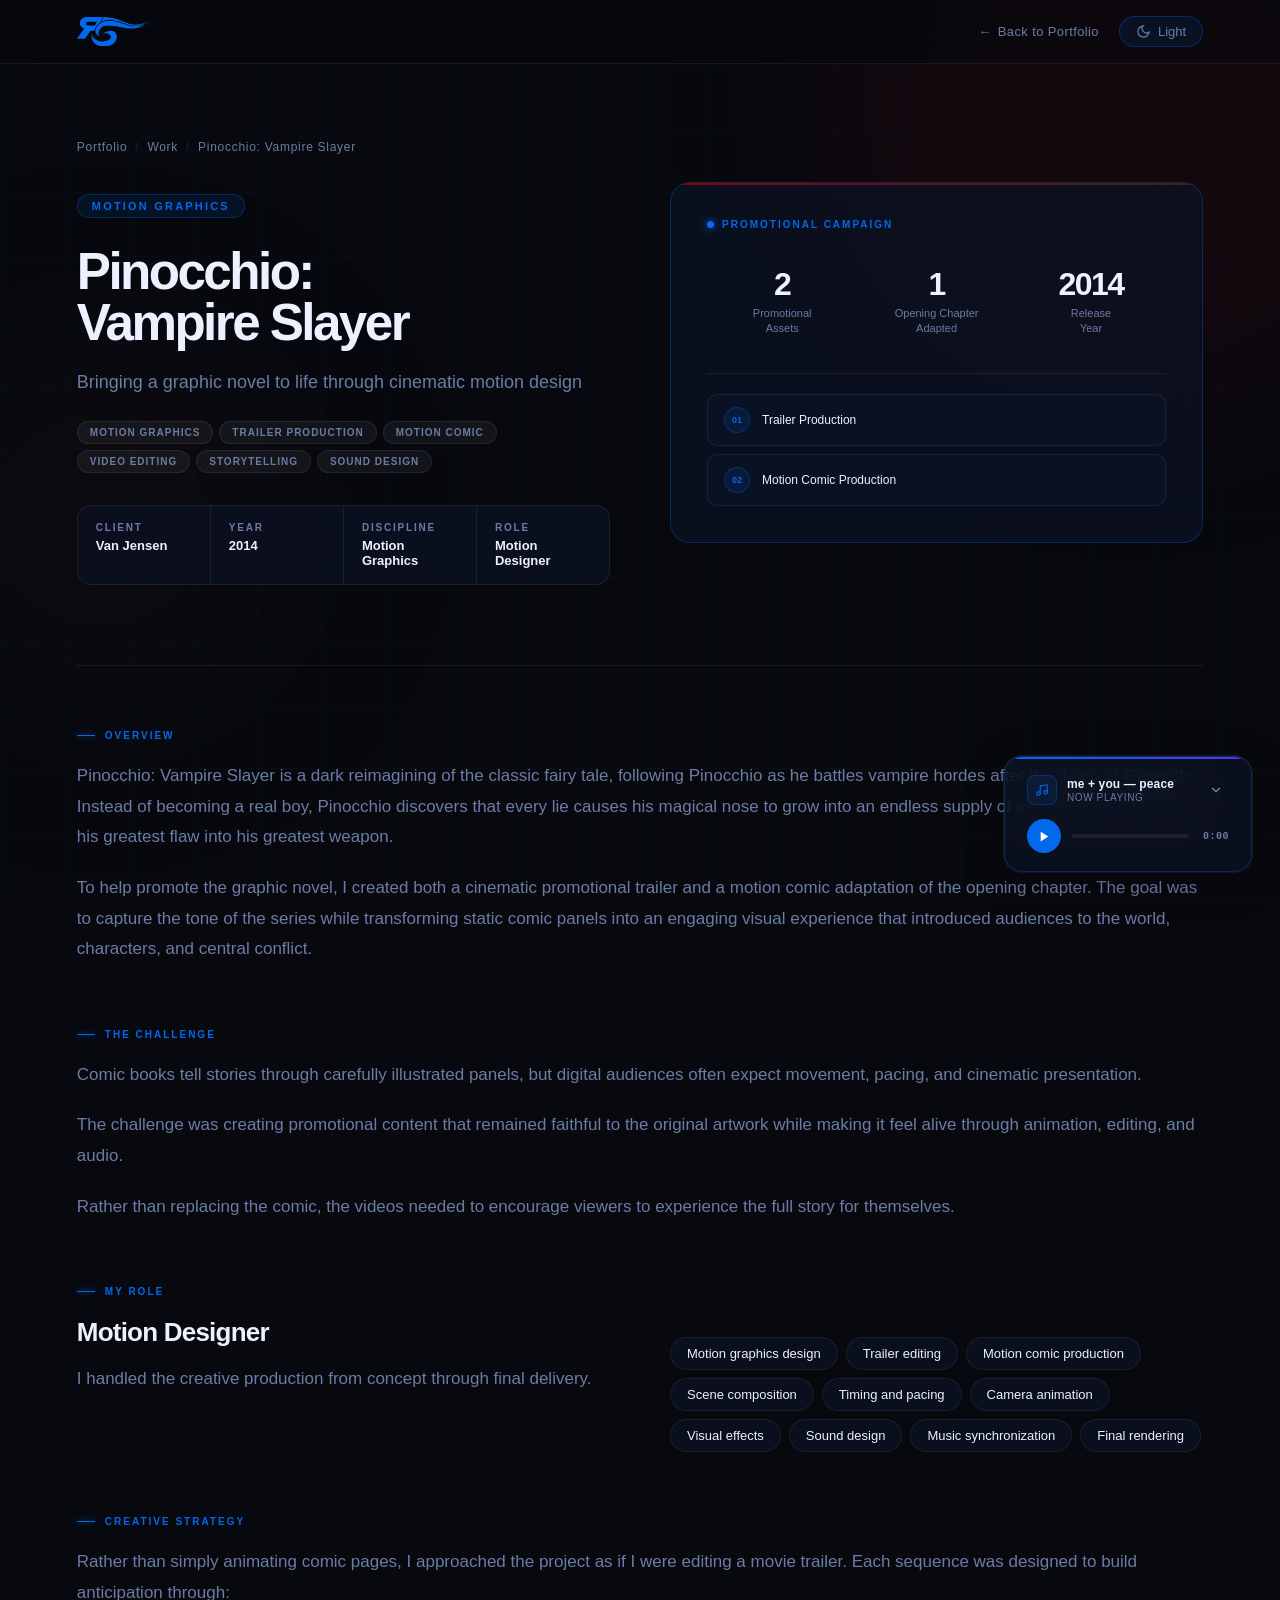
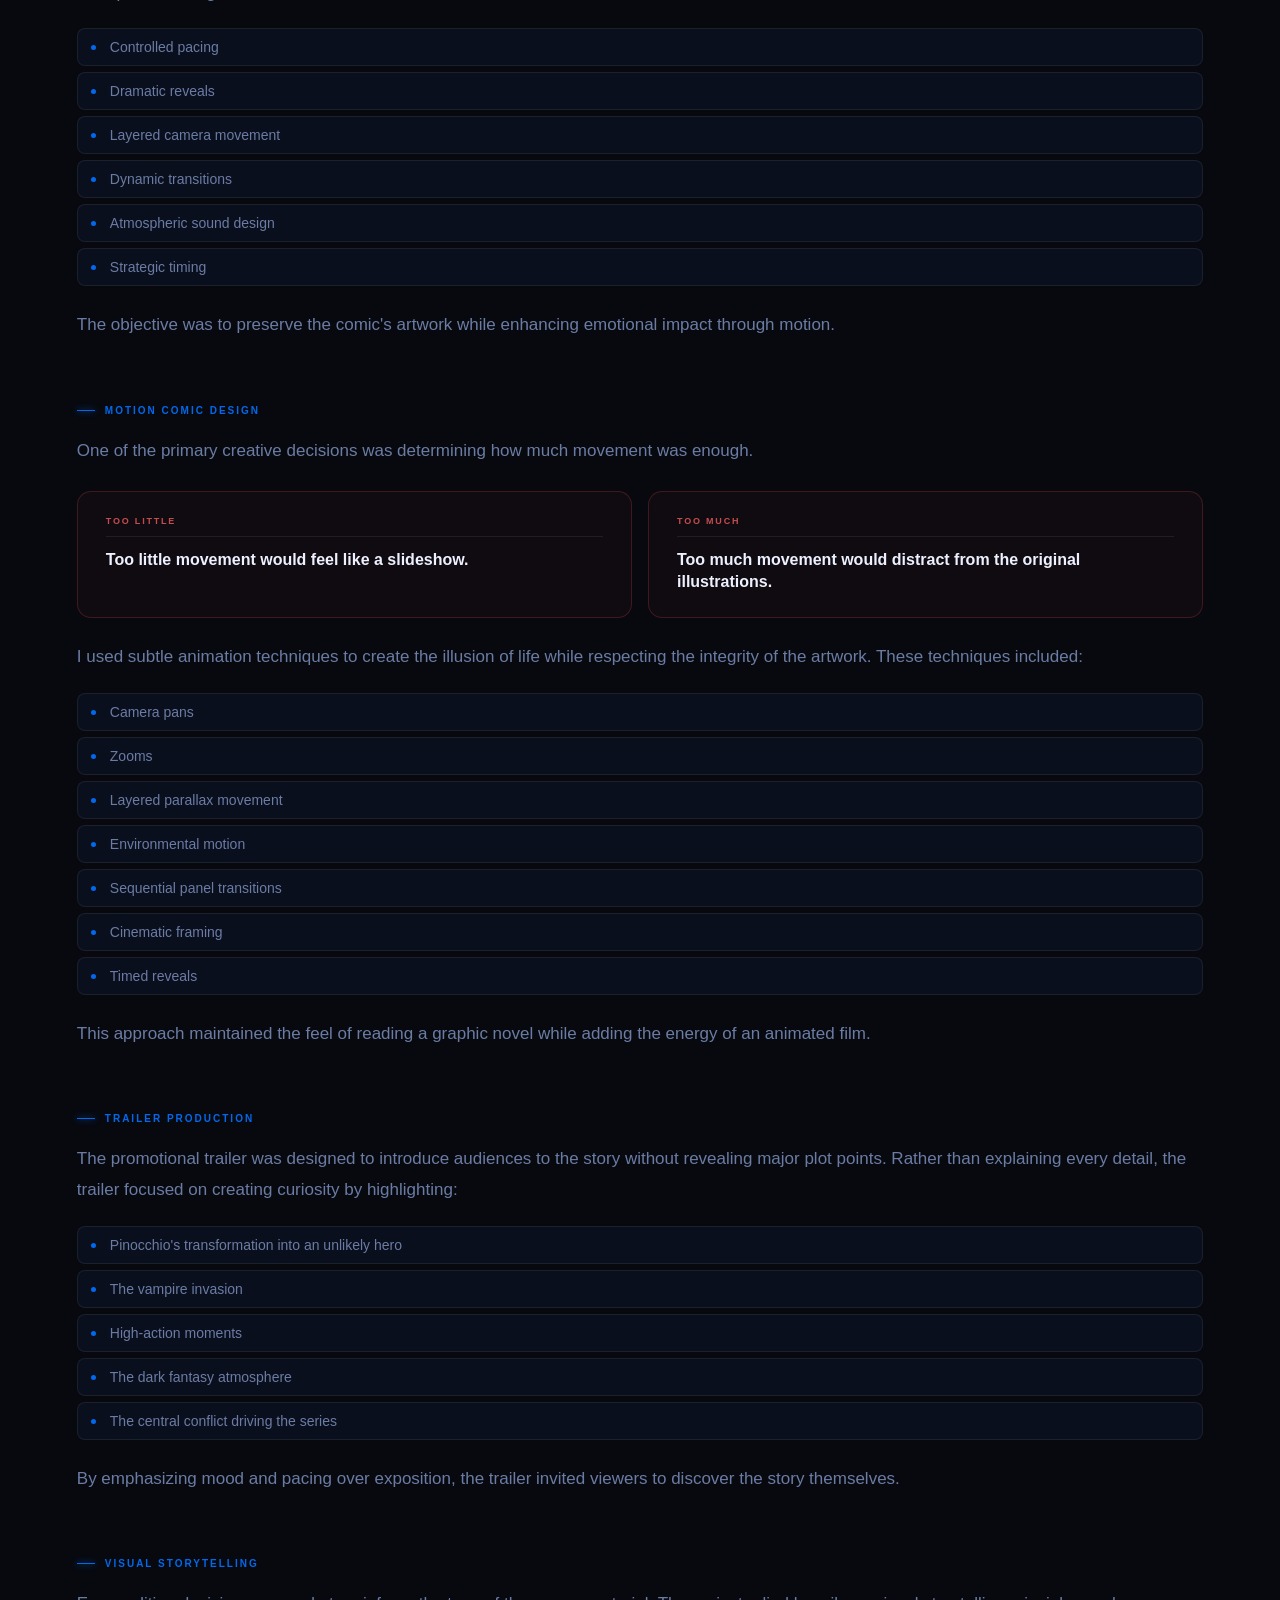
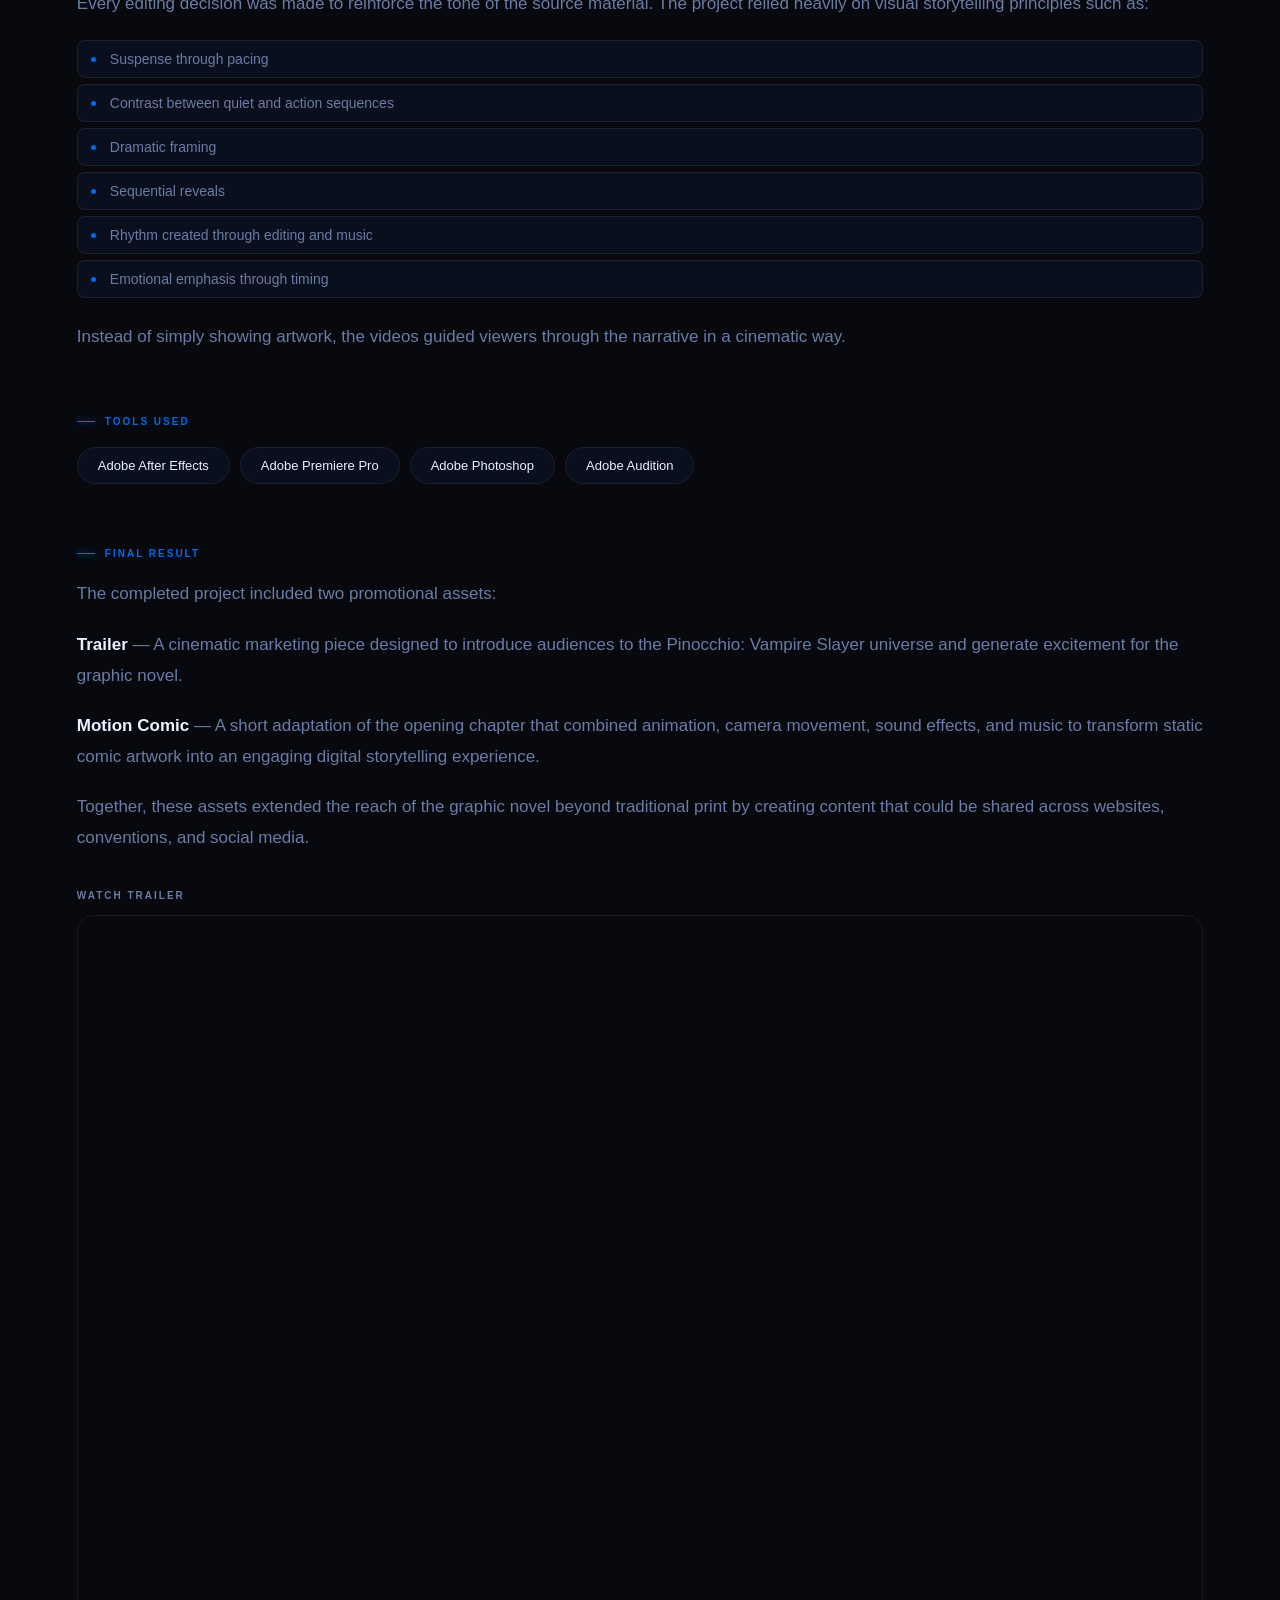
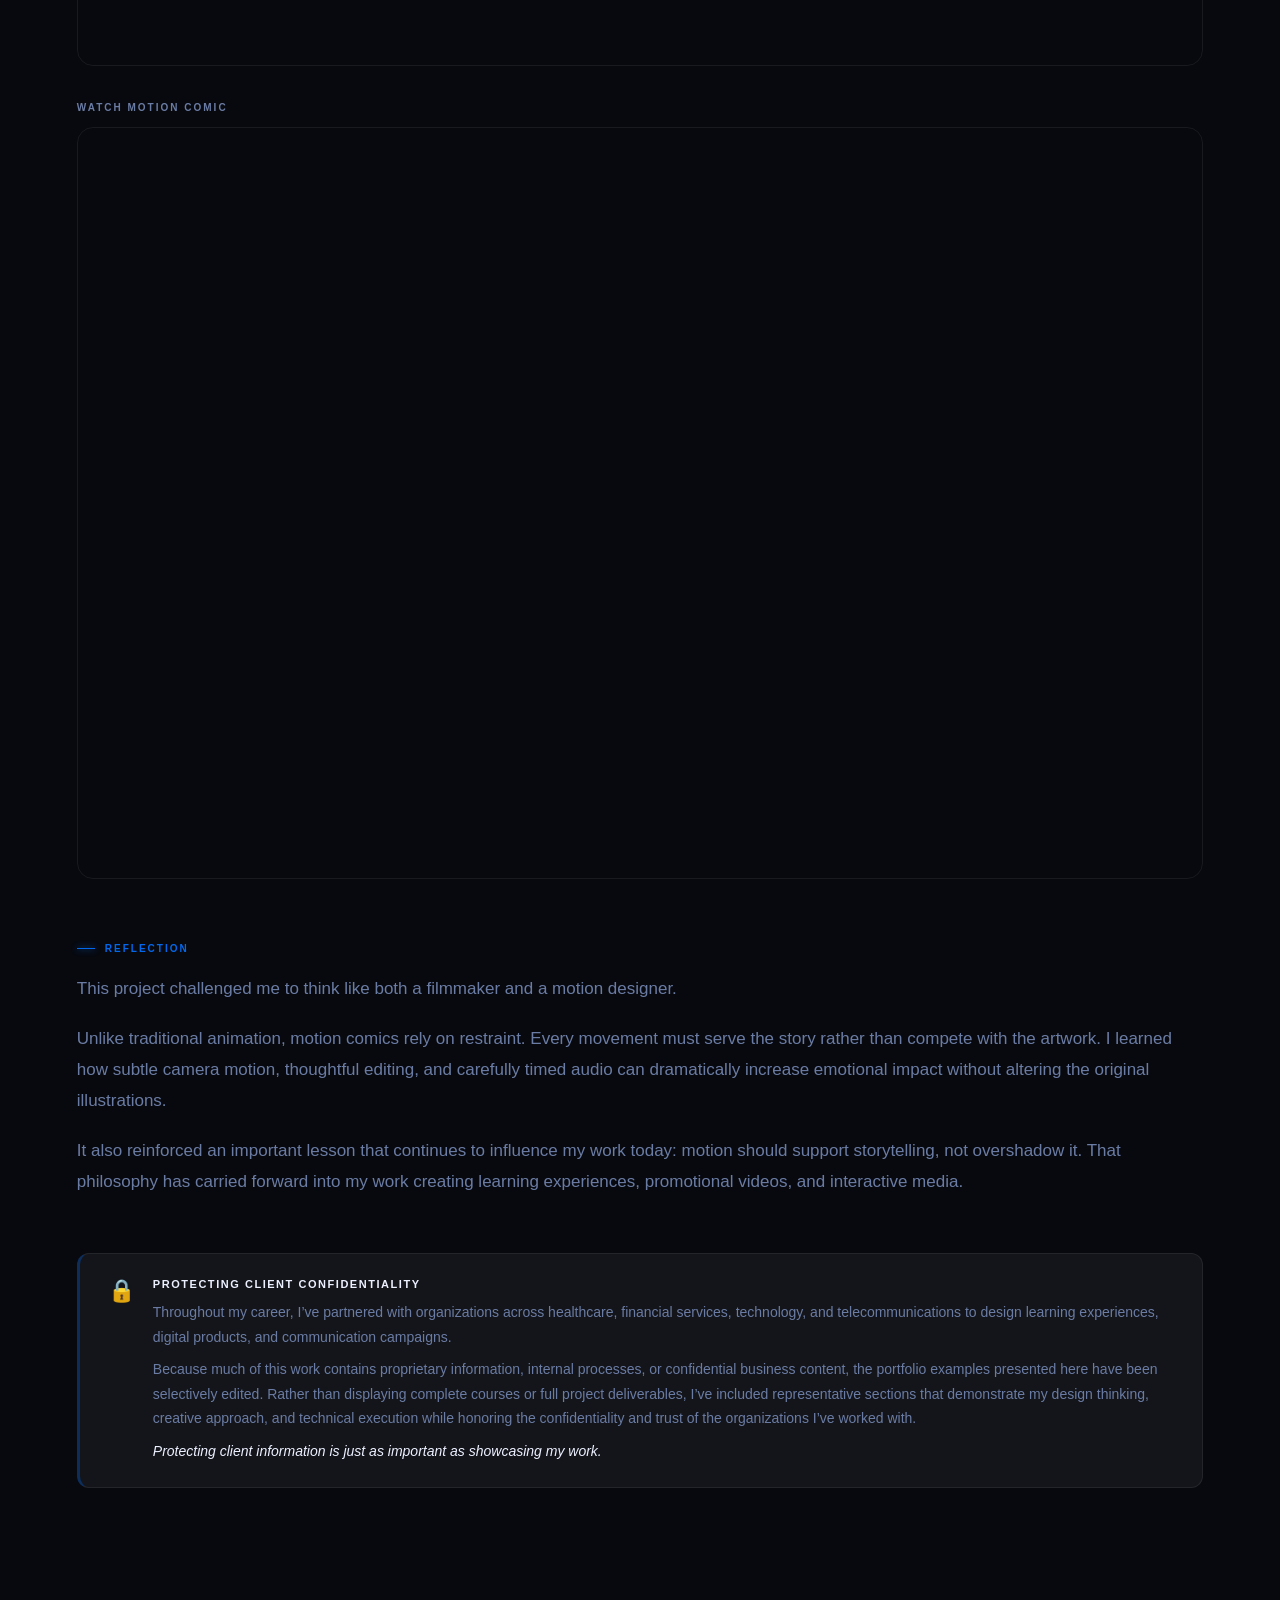
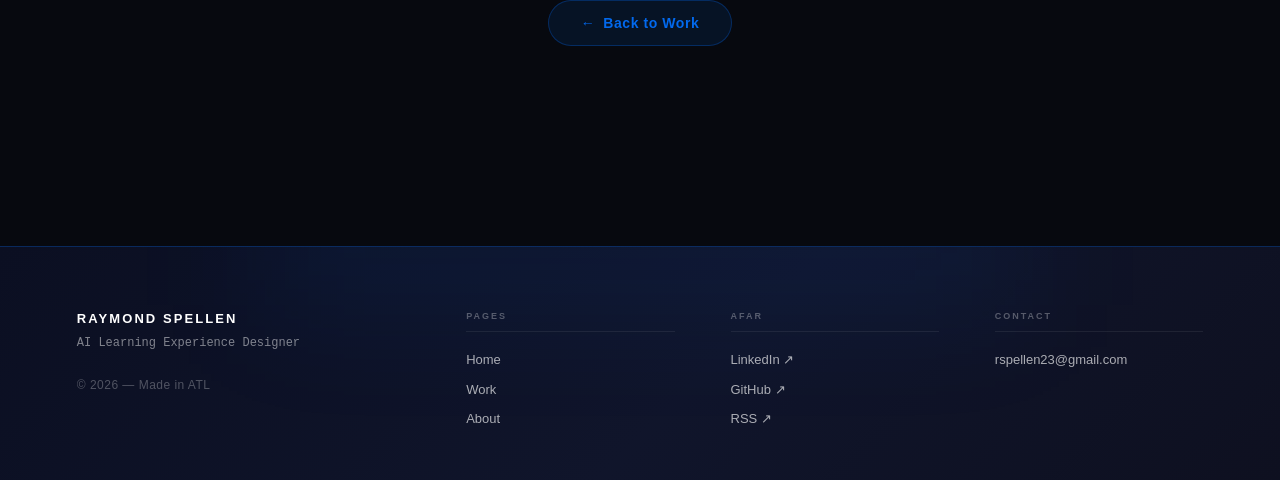
<file: pinocchio-vampire-slayer.html>
<!DOCTYPE html>
<html lang="en" data-theme="dark">
<head>
<meta charset="UTF-8" />
<meta name="viewport" content="width=device-width, initial-scale=1.0" />
<title>Pinocchio: Vampire Slayer | Raymond Spellen</title>
<link rel="stylesheet" href="footer.css" />

<script>
(function(){var s=localStorage.getItem("rs-theme");if(s)document.documentElement.dataset.theme=s;})();
</script>

<style>
:root {
  --bg:           #07090f;
  --surface:      #0d1223;
  --card:         rgba(13, 18, 35, 0.75);
  --text:         #edf0ff;
  --muted:        #6b7ca4;
  --accent:       #0269ed;
  --accent-lo:    rgba(2, 105, 237, 0.10);
  --accent-mid:   rgba(2, 105, 237, 0.22);
  --accent-glow:  rgba(2, 105, 237, 0.32);
  --border:       rgba(255, 255, 255, 0.07);
  --border-hi:    rgba(2, 105, 237, 0.30);
  --grid-line:    rgba(2, 105, 237, 0.045);
  --orb-opacity:  0.11;
  --nav-bg:       rgba(7, 9, 15, 0.65);
  --green:        #00a651;
}
[data-theme="light"] {
  --bg:           #f1f4ff;
  --surface:      #ffffff;
  --card:         rgba(255, 255, 255, 0.82);
  --text:         #07090f;
  --muted:        #505d7e;
  --accent:       #0269ed;
  --accent-lo:    rgba(2, 105, 237, 0.07);
  --accent-mid:   rgba(2, 105, 237, 0.15);
  --accent-glow:  rgba(2, 105, 237, 0.22);
  --border:       rgba(0, 0, 0, 0.07);
  --border-hi:    rgba(2, 105, 237, 0.25);
  --grid-line:    rgba(2, 105, 237, 0.04);
  --orb-opacity:  0.05;
  --nav-bg:       rgba(241, 244, 255, 0.72);
}

*, *::before, *::after { box-sizing: border-box; margin: 0; padding: 0; }
html { scroll-behavior: smooth; }

body {
  font-family: Inter, -apple-system, Arial, sans-serif;
  background: var(--bg);
  color: var(--text);
  overflow-x: hidden;
  transition: background .4s ease, color .4s ease;
}
body::before {
  content: '';
  position: fixed; inset: 0;
  background-image:
    linear-gradient(var(--grid-line) 1px, transparent 1px),
    linear-gradient(90deg, var(--grid-line) 1px, transparent 1px);
  background-size: 64px 64px;
  pointer-events: none; z-index: 0;
  transition: background-image .4s ease;
}

.orb {
  position: fixed; border-radius: 50%;
  filter: blur(100px);
  opacity: var(--orb-opacity);
  pointer-events: none; z-index: 0;
  will-change: transform;
  transition: opacity .4s ease;
}
.orb-1 { width:600px;height:600px;background:#8b0000;top:-200px;right:-150px;animation:drift 12s ease-in-out infinite; }
.orb-2 { width:400px;height:400px;background:#3a2418;bottom:20%;left:-100px;animation:drift 14s ease-in-out infinite reverse; }

@keyframes drift { 0%,100%{transform:translateY(0)} 50%{transform:translateY(-36px)} }
@keyframes pulse { 0%,100%{opacity:1} 50%{opacity:.3} }
@keyframes glow-pulse { 0%,100%{box-shadow:0 0 20px rgba(2,105,237,.55)} 50%{box-shadow:0 0 36px rgba(2,105,237,.9)} }

nav, main, footer { position: relative; z-index: 1; }

/* ─── Nav ─── */
nav {
  position: fixed; top:0;left:0;right:0; z-index:200;
  padding:16px 6vw;
  display:flex; justify-content:space-between; align-items:center;
  background:var(--nav-bg);
  backdrop-filter:blur(20px); -webkit-backdrop-filter:blur(20px);
  border-bottom:1px solid var(--border);
  transition:background .4s ease;
}
.nav-logo-svg { width:72px; height:auto; display:block; }
.nav-logo-link { display:flex; line-height:0; }
.nav-logo-svg .cls-1 { fill:#0269ed; }
.nav-right { display:flex; align-items:center; gap:20px; }
.back-link {
  display:inline-flex; align-items:center; gap:6px;
  font-size:13px; color:var(--muted); text-decoration:none;
  letter-spacing:.03em; transition:color .2s;
}
.back-link:hover { color:var(--text); }
.back-link::before { content:'←'; }
.theme-btn {
  display:flex; align-items:center; gap:7px;
  padding:7px 16px; border-radius:999px;
  border:1px solid var(--border-hi);
  background:var(--accent-lo); color:var(--muted);
  font-size:13px; font-family:inherit; cursor:pointer;
  transition:all .25s ease;
}
.theme-btn:hover { color:var(--text); border-color:var(--accent); }
.icon-sun,.icon-moon { width:15px;height:15px;display:none; }
[data-theme="dark"]  .icon-moon { display:block; }
[data-theme="light"] .icon-sun  { display:block; }
[data-theme="dark"]  .toggle-label::after { content:"Light"; }
[data-theme="light"] .toggle-label::after { content:"Dark"; }

/* ─── Hero ─── */
.case-hero {
  padding:140px 6vw 80px;
  display:grid; grid-template-columns:1fr 1fr;
  gap:60px; align-items:center;
}
.breadcrumb {
  display:flex; align-items:center; gap:8px;
  font-size:12px; color:var(--muted); letter-spacing:.06em; margin-bottom:40px;
}
.breadcrumb a { color:var(--muted); text-decoration:none; transition:color .2s; }
.breadcrumb a:hover { color:var(--accent); }
.breadcrumb span { color:var(--border-hi); }
.case-cat {
  display:inline-flex; align-items:center; gap:8px;
  font-size:11px; font-weight:700; letter-spacing:.2em; text-transform:uppercase;
  color:var(--accent); border:1px solid var(--border-hi);
  padding:5px 14px; border-radius:999px; background:var(--accent-lo);
  margin-bottom:28px;
}
.case-hero h1 {
  font-size:clamp(30px,4vw,58px);
  letter-spacing:-0.05em; line-height:1; font-weight:800; margin-bottom:20px;
}
.case-subtitle { font-size:18px; color:var(--muted); line-height:1.6; margin-bottom:24px; max-width:560px; }

.type-tags { display:flex; flex-wrap:wrap; gap:6px; margin-bottom:32px; }
.type-pill {
  font-size:10px; font-weight:600; letter-spacing:.1em; text-transform:uppercase;
  padding:5px 12px; border-radius:999px;
  background:rgba(255,255,255,.05); border:1px solid var(--border); color:var(--muted);
}
[data-theme="light"] .type-pill { background:rgba(0,0,0,.04); }

.meta-row {
  display:flex; gap:0;
  border:1px solid var(--border); border-radius:14px;
  overflow:hidden; background:var(--card); backdrop-filter:blur(12px);
}
.meta-cell { flex:1; padding:16px 18px; border-right:1px solid var(--border); }
.meta-cell:last-child { border-right:none; }
.meta-label { font-size:10px; font-weight:700; letter-spacing:.18em; text-transform:uppercase; color:var(--muted); margin-bottom:5px; }
.meta-val { font-size:13px; font-weight:600; color:var(--text); }

/* ─── Hero Panel ─── */
.hero-panel {
  background:var(--card); backdrop-filter:blur(20px);
  border:1px solid var(--border-hi); border-radius:20px;
  padding:36px; position:relative; overflow:hidden;
}
.hero-panel::before {
  content:''; position:absolute; top:0;left:0;right:0; height:2px;
  background:linear-gradient(90deg, #8b0000, #3a2418);
}
.panel-badge {
  display:flex; align-items:center; gap:8px;
  font-size:10px; font-weight:700; letter-spacing:.2em; text-transform:uppercase;
  color:var(--accent); margin-bottom:24px;
}
.panel-dot {
  width:7px;height:7px; background:var(--accent); border-radius:50%;
  box-shadow:0 0 8px var(--accent); animation:pulse 2s ease-in-out infinite;
}
.panel-stats { display:grid; grid-template-columns:repeat(3,1fr); gap:4px; margin-bottom:24px; }
.panel-stat { text-align:center; padding:14px 8px; }
.panel-stat-num { display:block; font-size:32px; font-weight:800; letter-spacing:-.05em; color:var(--text); line-height:1; }
.panel-stat-desc { display:block; font-size:11px; color:var(--muted); margin-top:6px; line-height:1.3; }
.panel-divider { height:1px; background:var(--border); margin-bottom:20px; }

.engagement-phases { display:flex; flex-direction:column; gap:8px; }
.engagement-phase {
  display:flex; align-items:center; gap:12px;
  padding:12px 16px;
  background:rgba(2,105,237,.04); border:1px solid var(--border);
  border-radius:10px; font-size:12px; color:var(--text); font-weight:500;
  transition:border-color .2s;
}
.engagement-phase:hover { border-color:var(--border-hi); }
.phase-num {
  width:26px; height:26px; border-radius:50%;
  background:var(--accent-lo); border:1px solid var(--border-hi);
  display:flex; align-items:center; justify-content:center;
  font-size:9px; font-weight:700; color:var(--accent); flex-shrink:0;
}

/* ─── Case Divider ─── */
.case-divider { height:1px; background:var(--border); margin:0 6vw; }

/* ─── Content layout ─── */
main { padding-bottom:120px; }
.cs-section { padding:64px 6vw 0; }
.cs-row { display:grid; grid-template-columns:1fr 1fr; gap:60px; align-items:start; }
.cs-row.full { grid-template-columns:1fr; }
.cs-label {
  font-size:10px; font-weight:700; letter-spacing:.2em; text-transform:uppercase;
  color:var(--accent); display:flex; align-items:center; gap:10px; margin-bottom:20px;
}
.cs-label::before {
  content:''; width:18px; height:1px; background:var(--accent); box-shadow:0 0 6px var(--accent);
}
.cs-body p { font-size:17px; color:var(--muted); line-height:1.8; margin-bottom:20px; }
.cs-body p:last-child { margin-bottom:0; }
.section-intro { font-size:17px; color:var(--muted); line-height:1.8; margin-bottom:20px; }
.section-sublabel { font-size:10px; font-weight:700; letter-spacing:.2em; text-transform:uppercase; color:var(--muted); margin-bottom:16px; margin-top:28px; }

/* ─── Goal / bullet lists ─── */
.goal-list { list-style:none; display:flex; flex-direction:column; gap:6px; }
.goal-list li {
  font-size:14px; color:var(--muted); padding:10px 14px 10px 32px;
  background:var(--card); border:1px solid var(--border); border-radius:8px; position:relative;
}
.goal-list li::before {
  content:''; position:absolute; left:13px; top:16px;
  width:5px; height:5px; background:var(--accent); border-radius:50%;
}

/* ─── My Role ─── */
.role-title { font-size:26px; font-weight:800; letter-spacing:-.03em; color:var(--text); margin-bottom:16px; }
.role-desc { font-size:17px; color:var(--muted); line-height:1.8; }
.responsibility-grid { display:flex; flex-wrap:wrap; gap:8px; margin-top:20px; }
.responsibility-pill {
  padding:8px 16px; background:var(--card); border:1px solid var(--border); border-radius:999px;
  font-size:13px; font-weight:500; color:var(--text); transition:border-color .2s, color .2s;
}
.responsibility-pill:hover { border-color:var(--border-hi); color:var(--accent); }

/* ─── Compare cards (too little / too much) ─── */
.ux-compare { display:grid; grid-template-columns:1fr 1fr; gap:16px; margin:24px 0; }
.compare-col {
  padding:24px 28px; border-radius:14px;
  background:rgba(255,80,80,.04); border:1px solid rgba(255,80,80,.2);
}
.compare-label {
  font-size:9px; font-weight:700; letter-spacing:.2em; text-transform:uppercase;
  margin-bottom:12px; padding-bottom:10px; border-bottom:1px solid var(--border);
  color:rgba(255,100,100,.75);
}
.compare-q { font-size:16px; font-weight:600; color:var(--text); line-height:1.4; }

/* ─── Tools ─── */
.tools-grid { display:flex; flex-wrap:wrap; gap:10px; margin-top:8px; }
.tool-badge {
  padding:10px 20px; background:var(--card); border:1px solid var(--border); border-radius:999px;
  font-size:13px; font-weight:500; color:var(--text); transition:border-color .2s, color .2s;
}
.tool-badge:hover { border-color:var(--border-hi); color:var(--accent); }

/* ─── Video embed ─── */
.video-section-label {
  font-size:10px; font-weight:700; letter-spacing:.2em; text-transform:uppercase;
  color:var(--muted); margin:0 0 14px;
}
.video-block { margin-top:36px; margin-bottom:36px; }
.video-block:last-child { margin-bottom:0; }
.video-wrap-outer {
  border-radius:16px; overflow:hidden; border:1px solid var(--border);
}

/* ─── Back CTA ─── */
.back-cta { padding:60px 6vw 0; text-align:center; }
.back-btn {
  display:inline-flex; align-items:center; gap:8px;
  padding:14px 32px; border:1px solid var(--border-hi); border-radius:999px;
  background:var(--accent-lo); color:var(--accent);
  text-decoration:none; font-size:14px; font-weight:600; letter-spacing:.04em;
  transition:all .25s ease;
}
.back-btn:hover { background:var(--accent); color:#fff; border-color:var(--accent); }
.back-btn::before { content:'←'; }

/* ─── Reveal ─── */
.reveal { opacity:0; transform:translateY(20px); }

/* ─── Responsive ─── */
@media (max-width:900px) {
  .case-hero { grid-template-columns:1fr; gap:40px; }
  .cs-row { grid-template-columns:1fr; gap:32px; }
  .ux-compare { grid-template-columns:1fr; }
}

/* ─── Audio Player ─── */
.audio-player { position:fixed; bottom:28px; right:28px; z-index:300; background:var(--card); backdrop-filter:blur(20px); -webkit-backdrop-filter:blur(20px); border:1px solid var(--border-hi); border-radius:18px; padding:18px 22px; min-width:248px; box-shadow:0 8px 40px rgba(0,0,0,.28),0 0 0 1px var(--border); transition:background .4s ease,border-color .4s ease,padding .25s ease,min-width .25s ease; overflow:hidden; }
.audio-player::before { content:''; position:absolute; top:0; left:0; right:0; height:2px; background:linear-gradient(90deg,var(--accent),#5c2eed); border-radius:18px 18px 0 0; }
.ap-header { display:flex; align-items:center; gap:10px; margin-bottom:14px; }
.ap-icon { width:30px; height:30px; flex-shrink:0; background:var(--accent-lo); border:1px solid var(--border-hi); border-radius:8px; display:flex; align-items:center; justify-content:center; color:var(--accent); }
.ap-icon svg { width:14px; height:14px; }
.ap-track { flex:1; min-width:0; }
.ap-title { display:block; font-size:12px; font-weight:600; color:var(--text); white-space:nowrap; overflow:hidden; text-overflow:ellipsis; letter-spacing:.01em; }
.ap-label { display:block; font-size:10px; color:var(--muted); letter-spacing:.06em; text-transform:uppercase; margin-top:1px; }
.ap-controls { display:flex; align-items:center; gap:10px; }
.ap-play-btn { flex-shrink:0; width:34px; height:34px; border-radius:50%; border:1px solid var(--border-hi); background:var(--accent); color:#fff; display:flex; align-items:center; justify-content:center; cursor:pointer; font-family:inherit; transition:background .2s,transform .15s; }
.ap-play-btn:hover { background:#0253c4; transform:scale(1.08); }
.ap-play-btn svg { width:13px; height:13px; }
.ap-progress-wrap { flex:1; height:4px; background:var(--border); border-radius:2px; cursor:pointer; position:relative; overflow:hidden; }
.ap-progress-bar { height:100%; width:0%; background:var(--accent); border-radius:2px; transition:width .1s linear; }
.ap-time { font-size:10px; font-weight:600; color:var(--muted); letter-spacing:.05em; min-width:30px; text-align:right; font-family:'Courier New',monospace; }
.ap-min-btn { background:none; border:none; color:var(--muted); cursor:pointer; padding:4px 6px; display:flex; align-items:center; justify-content:center; border-radius:6px; margin-left:auto; flex-shrink:0; transition:color .2s,background .2s; }
.ap-min-btn:hover { color:var(--text); background:var(--accent-lo); }
.ap-min-btn svg { width:14px; height:14px; transition:transform .3s ease; }
.audio-player.is-min { padding:12px 16px; min-width:0; }
.audio-player.is-min .ap-header { margin-bottom:0; }
.audio-player.is-min .ap-track,.audio-player.is-min .ap-controls { display:none; }
.audio-player.is-min .ap-min-btn svg { transform:rotate(180deg); }

/* ─── Site Footer ─── */
.conf-notice-wrap { padding:56px 6vw 52px; }
.conf-notice { display:flex; gap:18px; align-items:flex-start; background:rgba(255,255,255,.05); border:1px solid var(--border); border-left:3px solid var(--border-hi); border-radius:12px; padding:24px 28px; }
[data-theme="light"] .conf-notice { background:rgba(0,0,0,.04); }
.conf-notice-icon { font-size:22px; flex-shrink:0; line-height:1; margin-top:2px; }
.conf-notice-title { font-size:11px; font-weight:700; letter-spacing:.14em; text-transform:uppercase; color:var(--text); margin-bottom:10px; }
.conf-notice-text { font-size:14px; color:var(--muted); line-height:1.75; margin-bottom:8px; }
.conf-notice-text:last-child { margin-bottom:0; }
.conf-notice-closing { font-style:italic; color:var(--text) !important; }
.site-footer { display:block !important; background:linear-gradient(135deg,#0b0f22 0%,#10152b 55%,#0e1020 100%); border-top:1px solid rgba(2,105,237,.28); padding:64px 6vw 52px; margin-top:80px; position:relative; z-index:1; overflow:hidden; }
[data-theme="light"] .site-footer { background:linear-gradient(135deg,#e4eaff 0%,#eef1ff 55%,#dde6ff 100%); border-top:1px solid rgba(2,105,237,.18); }
.footer-inner { display:grid !important; grid-template-columns:1.6fr 1fr 1fr 1fr; gap:56px; align-items:start; }
.footer-brand { display:flex !important; flex-direction:column !important; }
.footer-name { font-size:13px; font-weight:800; letter-spacing:.16em; text-transform:uppercase; color:#fff; margin-bottom:8px; }
[data-theme="light"] .footer-name { color:#07090f; }
.footer-tagline { font-family:'Courier New',monospace; font-size:12px; color:rgba(255,255,255,.48); line-height:1.6; margin-bottom:24px; }
[data-theme="light"] .footer-tagline { color:#505d7e; }
.footer-copy { font-size:12px; color:rgba(255,255,255,.28); }
[data-theme="light"] .footer-copy { color:#9aa5c4; }
.footer-col { display:flex !important; flex-direction:column !important; gap:11px; }
.footer-col-label { display:block; font-size:9px; font-weight:700; letter-spacing:.22em; text-transform:uppercase; color:rgba(255,255,255,.3); margin-bottom:8px; padding-bottom:10px; border-bottom:1px solid rgba(255,255,255,.07); }
[data-theme="light"] .footer-col-label { color:#7a89b0; border-bottom-color:rgba(0,0,0,.07); }
.footer-col a { font-size:13px; color:rgba(255,255,255,.65); text-decoration:none; transition:color .2s; }
.footer-col a:hover { color:#0269ed; }
[data-theme="light"] .footer-col a { color:#07090f; }
[data-theme="light"] .footer-col a:hover { color:#0269ed; }
@media(max-width:780px){.footer-inner{grid-template-columns:1fr 1fr !important;gap:36px;}.footer-brand{grid-column:1/-1;margin-bottom:8px;}}
@media(max-width:480px){.footer-inner{grid-template-columns:1fr !important;}}
</style>
</head>
<body>

<div class="orb orb-1"></div>
<div class="orb orb-2"></div>

<nav>
  <a href="index.html" class="nav-logo-link"><svg class="nav-logo-svg" viewBox="0 0 1119.99 461.88" xmlns="http://www.w3.org/2000/svg">
    <path class="cls-1" d="M122.86,336.76l-122.86.14,51.08-73.11,14.62-20.52c2.9-2.01,3.95-5.2,6.02-8.01l38.52-52.41c-39.26-16.86-68.72-46.02-66.66-90.72.02-36.71,24.75-66.36,58.06-79.94C121.98,3.89,143.37.39,165.79.38l215.58-.13,21.4.59-36.93,81.54c-34.11,20.93-61.34,50.14-78.95,86.01-6.89,14.04-11.42,28.09-13.55,43.73l-44.33.18-15.67.8-90.48,123.67ZM194.12,132.17l85.6-.16,26.28-57.83-120.31-.1c-9.86-.26-18.55,1.29-27.49,4.69-15.89,6.06-22.75,24.15-14.33,39.28,7.8,14.02,32.15,13.82,50.25,14.12Z"/>
    <path class="cls-1" d="M746.52,170.11c-41.01-4.36-80.49-13.59-121.05-20.85-36.13-6.47-71.23-11.73-107.86-14.17-29.82-1.98-58.53-.9-87.3,6.82-17.5,4.69-33.44,12.44-48.13,22.68-16.47,11.48-29.41,26.01-38.27,43.81-15.53,31.22-13.31,71.85,15.78,92.76l-19.06-6.13c-14.24-4.58-26.38-13.5-36.01-24.84-24.78-29.19-21.93-66.45-5.73-99.88,10.49-21.65,25.46-40.45,43.13-56.59,4-3.65,7.99-5.99,12.07-9.19l6.69-5.24c19.83-13.56,40.91-23.45,64.21-29.67l37.31-7.76c42.07-5.44,84.1-2.69,125.65,5.95l70.61,18.24,15.09,4.57,59.17,16.35c79.18,25.2,121,41.06,189.66,34.63s85.92-17.17,88.58-18.08c28.8-9.76,45.96-21.68,65.62-31.13l43.32-22.01c-57.28,35.37-111.01,80.38-176.34,98.19-18.41,5.02-35.52,12.22-98.81,11.55-30.35-.32-68.17-6.8-98.32-10Z"/>
    <path class="cls-1" d="M389.35,270.35c73.89-64.99,161.21-70.91,202.21-32.68,29.97,27.95,33,77.44,21.45,112.34-29.44,88.96-172.19,139.36-275.74,96.16-13.71-5.72-81.39-31.4-103.15-96.16-15.16-45.12-3.04-93.95,0-93.96,1.83,0,.04,17.59,5.11,34.72,16.6,56.14,105.76,102.1,188.94,86.81,55.87-10.27,110.69-33.31,96-80.68-8.28-26.7-49.24-41.07-52.09-41.87-42.02-11.91-77.17,11.49-82.72,15.32Z"/>
    <path class="cls-1" d="M412.84.25c7.83-1.89,171,5.68,322.09,73.8,65.77,29.65,86.09,35.79,115.6,40.58,130.66,21.21,242.15-42.4,240.19-40.58-3.19,2.97-108.45,83.8-246.89,58.12-3.77-.7-8.42-1.26-17.36-3.77-90.03-25.29-136.85-61.04-287.14-81.85-90.42-12.52-159.1,30.61-157.17,26.37,1.71-3.75,29.14-72.29,30.69-72.66Z"/>
  </svg></a>
  <div class="nav-right">
    <a href="index.html" class="back-link">Back to Portfolio</a>
    <button class="theme-btn" onclick="toggleTheme()">
      <svg class="icon-sun" viewBox="0 0 24 24" stroke="currentColor" fill="none" stroke-width="2">
        <circle cx="12" cy="12" r="5"/>
        <line x1="12" y1="1" x2="12" y2="3"/><line x1="12" y1="21" x2="12" y2="23"/>
        <line x1="4.22" y1="4.22" x2="5.64" y2="5.64"/><line x1="18.36" y1="18.36" x2="19.78" y2="19.78"/>
        <line x1="1" y1="12" x2="3" y2="12"/><line x1="21" y1="12" x2="23" y2="12"/>
        <line x1="4.22" y1="19.78" x2="5.64" y2="18.36"/><line x1="18.36" y1="5.64" x2="19.78" y2="4.22"/>
      </svg>
      <svg class="icon-moon" viewBox="0 0 24 24" stroke="currentColor" fill="none" stroke-width="2">
        <path d="M21 12.79A9 9 0 1 1 11.21 3 7 7 0 0 0 21 12.79z"/>
      </svg>
      <span class="toggle-label"></span>
    </button>
  </div>
</nav>

<main>

  <!-- ─── Hero ─── -->
  <div class="case-hero">
    <div class="hero-content">
      <div class="breadcrumb reveal">
        <a href="index.html">Portfolio</a><span>/</span>
        <a href="index.html#work">Work</a><span>/</span>
        Pinocchio: Vampire Slayer
      </div>
      <div class="case-cat reveal">Motion Graphics</div>
      <h1 class="reveal">Pinocchio:<br>Vampire Slayer</h1>
      <p class="case-subtitle reveal">Bringing a graphic novel to life through cinematic motion design</p>
      <div class="type-tags reveal">
        <span class="type-pill">Motion Graphics</span>
        <span class="type-pill">Trailer Production</span>
        <span class="type-pill">Motion Comic</span>
        <span class="type-pill">Video Editing</span>
        <span class="type-pill">Storytelling</span>
        <span class="type-pill">Sound Design</span>
      </div>
      <div class="meta-row reveal">
        <div class="meta-cell">
          <div class="meta-label">Client</div>
          <div class="meta-val">Van Jensen</div>
        </div>
        <div class="meta-cell">
          <div class="meta-label">Year</div>
          <div class="meta-val">2014</div>
        </div>
        <div class="meta-cell">
          <div class="meta-label">Discipline</div>
          <div class="meta-val">Motion Graphics</div>
        </div>
        <div class="meta-cell">
          <div class="meta-label">Role</div>
          <div class="meta-val">Motion Designer</div>
        </div>
      </div>
    </div>

    <div class="hero-panel reveal">
      <div class="panel-badge"><span class="panel-dot"></span> Promotional Campaign</div>
      <div class="panel-stats">
        <div class="panel-stat">
          <span class="panel-stat-num">2</span>
          <span class="panel-stat-desc">Promotional<br>Assets</span>
        </div>
        <div class="panel-stat">
          <span class="panel-stat-num">1</span>
          <span class="panel-stat-desc">Opening Chapter<br>Adapted</span>
        </div>
        <div class="panel-stat">
          <span class="panel-stat-num">2014</span>
          <span class="panel-stat-desc">Release<br>Year</span>
        </div>
      </div>
      <div class="panel-divider"></div>
      <div class="engagement-phases">
        <div class="engagement-phase">
          <div class="phase-num">01</div>
          Trailer Production
        </div>
        <div class="engagement-phase">
          <div class="phase-num">02</div>
          Motion Comic Production
        </div>
      </div>
    </div>
  </div>

  <div class="case-divider"></div>

  <!-- ─── Overview ─── -->
  <div class="cs-section reveal">
    <div class="cs-label">Overview</div>
    <div class="cs-row full">
      <div class="cs-body">
        <p>Pinocchio: Vampire Slayer is a dark reimagining of the classic fairy tale, following Pinocchio as he battles vampire hordes after the death of Geppetto. Instead of becoming a real boy, Pinocchio discovers that every lie causes his magical nose to grow into an endless supply of wooden stakes, turning his greatest flaw into his greatest weapon.</p>
        <p>To help promote the graphic novel, I created both a cinematic promotional trailer and a motion comic adaptation of the opening chapter. The goal was to capture the tone of the series while transforming static comic panels into an engaging visual experience that introduced audiences to the world, characters, and central conflict.</p>
      </div>
    </div>
  </div>

  <!-- ─── The Challenge ─── -->
  <div class="cs-section reveal">
    <div class="cs-label">The Challenge</div>
    <div class="cs-row full">
      <div class="cs-body">
        <p>Comic books tell stories through carefully illustrated panels, but digital audiences often expect movement, pacing, and cinematic presentation.</p>
        <p>The challenge was creating promotional content that remained faithful to the original artwork while making it feel alive through animation, editing, and audio.</p>
        <p>Rather than replacing the comic, the videos needed to encourage viewers to experience the full story for themselves.</p>
      </div>
    </div>
  </div>

  <!-- ─── My Role ─── -->
  <div class="cs-section reveal">
    <div class="cs-label">My Role</div>
    <div class="cs-row">
      <div>
        <div class="role-title">Motion Designer</div>
        <p class="role-desc">I handled the creative production from concept through final delivery.</p>
      </div>
      <div>
        <div class="responsibility-grid">
          <span class="responsibility-pill">Motion graphics design</span>
          <span class="responsibility-pill">Trailer editing</span>
          <span class="responsibility-pill">Motion comic production</span>
          <span class="responsibility-pill">Scene composition</span>
          <span class="responsibility-pill">Timing and pacing</span>
          <span class="responsibility-pill">Camera animation</span>
          <span class="responsibility-pill">Visual effects</span>
          <span class="responsibility-pill">Sound design</span>
          <span class="responsibility-pill">Music synchronization</span>
          <span class="responsibility-pill">Final rendering</span>
        </div>
      </div>
    </div>
  </div>

  <!-- ─── Creative Strategy ─── -->
  <div class="cs-section reveal">
    <div class="cs-label">Creative Strategy</div>
    <p class="section-intro">Rather than simply animating comic pages, I approached the project as if I were editing a movie trailer. Each sequence was designed to build anticipation through:</p>
    <ul class="goal-list">
      <li>Controlled pacing</li>
      <li>Dramatic reveals</li>
      <li>Layered camera movement</li>
      <li>Dynamic transitions</li>
      <li>Atmospheric sound design</li>
      <li>Strategic timing</li>
    </ul>
    <p class="section-intro" style="margin-top:24px; margin-bottom:0;">The objective was to preserve the comic's artwork while enhancing emotional impact through motion.</p>
  </div>

  <!-- ─── Motion Comic Design ─── -->
  <div class="cs-section reveal">
    <div class="cs-label">Motion Comic Design</div>
    <p class="section-intro">One of the primary creative decisions was determining how much movement was enough.</p>
    <div class="ux-compare">
      <div class="compare-col">
        <div class="compare-label">Too Little</div>
        <div class="compare-q">Too little movement would feel like a slideshow.</div>
      </div>
      <div class="compare-col">
        <div class="compare-label">Too Much</div>
        <div class="compare-q">Too much movement would distract from the original illustrations.</div>
      </div>
    </div>
    <p class="section-intro">I used subtle animation techniques to create the illusion of life while respecting the integrity of the artwork. These techniques included:</p>
    <ul class="goal-list">
      <li>Camera pans</li>
      <li>Zooms</li>
      <li>Layered parallax movement</li>
      <li>Environmental motion</li>
      <li>Sequential panel transitions</li>
      <li>Cinematic framing</li>
      <li>Timed reveals</li>
    </ul>
    <p class="section-intro" style="margin-top:24px; margin-bottom:0;">This approach maintained the feel of reading a graphic novel while adding the energy of an animated film.</p>
  </div>

  <!-- ─── Trailer Production ─── -->
  <div class="cs-section reveal">
    <div class="cs-label">Trailer Production</div>
    <p class="section-intro">The promotional trailer was designed to introduce audiences to the story without revealing major plot points. Rather than explaining every detail, the trailer focused on creating curiosity by highlighting:</p>
    <ul class="goal-list">
      <li>Pinocchio's transformation into an unlikely hero</li>
      <li>The vampire invasion</li>
      <li>High-action moments</li>
      <li>The dark fantasy atmosphere</li>
      <li>The central conflict driving the series</li>
    </ul>
    <p class="section-intro" style="margin-top:24px; margin-bottom:0;">By emphasizing mood and pacing over exposition, the trailer invited viewers to discover the story themselves.</p>
  </div>

  <!-- ─── Visual Storytelling ─── -->
  <div class="cs-section reveal">
    <div class="cs-label">Visual Storytelling</div>
    <p class="section-intro">Every editing decision was made to reinforce the tone of the source material. The project relied heavily on visual storytelling principles such as:</p>
    <ul class="goal-list">
      <li>Suspense through pacing</li>
      <li>Contrast between quiet and action sequences</li>
      <li>Dramatic framing</li>
      <li>Sequential reveals</li>
      <li>Rhythm created through editing and music</li>
      <li>Emotional emphasis through timing</li>
    </ul>
    <p class="section-intro" style="margin-top:24px; margin-bottom:0;">Instead of simply showing artwork, the videos guided viewers through the narrative in a cinematic way.</p>
  </div>

  <!-- ─── Tools Used ─── -->
  <div class="cs-section reveal">
    <div class="cs-label">Tools Used</div>
    <div class="tools-grid">
      <span class="tool-badge">Adobe After Effects</span>
      <span class="tool-badge">Adobe Premiere Pro</span>
      <span class="tool-badge">Adobe Photoshop</span>
      <span class="tool-badge">Adobe Audition</span>
    </div>
  </div>

  <!-- ─── Final Result ─── -->
  <div class="cs-section reveal">
    <div class="cs-label">Final Result</div>
    <p class="section-intro">The completed project included two promotional assets:</p>
    <div class="cs-row full">
      <div class="cs-body">
        <p><strong style="color:var(--text);">Trailer</strong> &mdash; A cinematic marketing piece designed to introduce audiences to the Pinocchio: Vampire Slayer universe and generate excitement for the graphic novel.</p>
        <p><strong style="color:var(--text);">Motion Comic</strong> &mdash; A short adaptation of the opening chapter that combined animation, camera movement, sound effects, and music to transform static comic artwork into an engaging digital storytelling experience.</p>
        <p>Together, these assets extended the reach of the graphic novel beyond traditional print by creating content that could be shared across websites, conventions, and social media.</p>
      </div>
    </div>

    <div class="video-block">
      <div class="video-section-label">Watch Trailer</div>
      <div class="video-wrap-outer">
        <div style="padding:66.67% 0 0 0;position:relative;">
          <iframe src="https://player.vimeo.com/video/104660955?badge=0&amp;autopause=0&amp;player_id=0&amp;app_id=58479"
            frameborder="0"
            allow="autoplay; fullscreen; picture-in-picture; clipboard-write; encrypted-media; web-share"
            referrerpolicy="strict-origin-when-cross-origin"
            style="position:absolute;top:0;left:0;width:100%;height:100%;"
            title="Pinocchio: The Vampire Slayer Trailer">
          </iframe>
        </div>
      </div>
    </div>

    <div class="video-block">
      <div class="video-section-label">Watch Motion Comic</div>
      <div class="video-wrap-outer">
        <div style="padding:66.67% 0 0 0;position:relative;">
          <iframe src="https://player.vimeo.com/video/104656842?badge=0&amp;autopause=0&amp;player_id=0&amp;app_id=58479"
            frameborder="0"
            allow="autoplay; fullscreen; picture-in-picture; clipboard-write; encrypted-media; web-share"
            referrerpolicy="strict-origin-when-cross-origin"
            style="position:absolute;top:0;left:0;width:100%;height:100%;"
            title="Pinocchio: The Vampire Slayer Motion Comic">
          </iframe>
        </div>
      </div>
    </div>
  </div>

  <!-- ─── Reflection ─── -->
  <div class="cs-section reveal">
    <div class="cs-label">Reflection</div>
    <div class="cs-row full">
      <div class="cs-body">
        <p>This project challenged me to think like both a filmmaker and a motion designer.</p>
        <p>Unlike traditional animation, motion comics rely on restraint. Every movement must serve the story rather than compete with the artwork. I learned how subtle camera motion, thoughtful editing, and carefully timed audio can dramatically increase emotional impact without altering the original illustrations.</p>
        <p>It also reinforced an important lesson that continues to influence my work today: motion should support storytelling, not overshadow it. That philosophy has carried forward into my work creating learning experiences, promotional videos, and interactive media.</p>
      </div>
    </div>
  </div>

  <!-- ─── Back CTA ─── -->
  <div class="conf-notice-wrap">
  <div class="conf-notice">
    <span class="conf-notice-icon">🔒</span>
    <div>
      <p class="conf-notice-title">Protecting Client Confidentiality</p>
      <p class="conf-notice-text">Throughout my career, I&#8217;ve partnered with organizations across healthcare, financial services, technology, and telecommunications to design learning experiences, digital products, and communication campaigns.</p>
      <p class="conf-notice-text">Because much of this work contains proprietary information, internal processes, or confidential business content, the portfolio examples presented here have been selectively edited. Rather than displaying complete courses or full project deliverables, I&#8217;ve included representative sections that demonstrate my design thinking, creative approach, and technical execution while honoring the confidentiality and trust of the organizations I&#8217;ve worked with.</p>
      <p class="conf-notice-text conf-notice-closing">Protecting client information is just as important as showcasing my work.</p>
    </div>
  </div>
</div>
<div class="back-cta reveal">
<a href="index.html#work" class="back-btn">Back to Work</a>
  </div>

</main>

<footer class="site-footer">
  <div class="footer-inner">
    <div class="footer-brand">
      <span class="footer-name">Raymond Spellen</span>
      <span class="footer-tagline">AI Learning Experience Designer</span>
      <span class="footer-copy">&copy; 2026 &mdash; Made in ATL</span>
    </div>
    <div class="footer-col">
      <span class="footer-col-label">Pages</span>
      <a href="index.html">Home</a>
      <a href="index.html#work">Work</a>
      <a href="index.html#about">About</a>
    </div>
    <div class="footer-col">
      <span class="footer-col-label">Afar</span>
      <a href="https://www.linkedin.com/in/rspellen/" target="_blank" rel="noopener">LinkedIn &#8599;</a>
      <a href="https://github.com/rspellen23" target="_blank" rel="noopener">GitHub &#8599;</a>
      <a href="#" target="_blank" rel="noopener">RSS &#8599;</a>
    </div>
    <div class="footer-col">
      <span class="footer-col-label">Contact</span>
      <a href="mailto:rspellen23@gmail.com">rspellen23@gmail.com</a>
    </div>
  </div>
</footer>

<script>
function toggleTheme() {
  var html = document.documentElement;
  html.dataset.theme = html.dataset.theme === "dark" ? "light" : "dark";
  localStorage.setItem("rs-theme", html.dataset.theme);
}

document.addEventListener("DOMContentLoaded", function() {
  var obs = new IntersectionObserver(function(entries) {
    entries.forEach(function(entry) {
      if (!entry.isIntersecting) return;
      entry.target.style.transition = "opacity .75s ease, transform .75s ease";
      entry.target.style.opacity = 1;
      entry.target.style.transform = "translateY(0)";
      obs.unobserve(entry.target);
    });
  }, { threshold: 0.08 });
  document.querySelectorAll(".reveal").forEach(function(el) { obs.observe(el); });
});
</script>



<div class="audio-player" id="audioPlayer">
  <audio id="audioEl" src="audio/me+you-peace.mp3" preload="auto"></audio>
  <div class="ap-header">
    <div class="ap-icon">
      <svg viewBox="0 0 24 24" fill="none" stroke="currentColor" stroke-width="2" stroke-linecap="round" stroke-linejoin="round">
        <path d="M9 18V5l12-2v13"/><circle cx="6" cy="18" r="3"/><circle cx="18" cy="16" r="3"/>
      </svg>
    </div>
    <div class="ap-track">
      <span class="ap-title">me + you &#8212; peace</span>
      <span class="ap-label">Now Playing</span>
    </div>
    <button class="ap-min-btn" id="apMinBtn" aria-label="Minimize player">
      <svg viewBox="0 0 24 24" fill="none" stroke="currentColor" stroke-width="2.5" stroke-linecap="round" stroke-linejoin="round"><polyline points="18 9 12 15 6 9"/></svg>
    </button>
  </div>
  <div class="ap-controls">
    <button class="ap-play-btn" id="apPlayBtn" aria-label="Play">
      <svg id="apPlayIcon" viewBox="0 0 24 24" fill="currentColor"><polygon points="5,3 19,12 5,21"/></svg>
    </button>
    <div class="ap-progress-wrap" id="apProgressWrap" role="slider" aria-label="Seek">
      <div class="ap-progress-bar" id="apBar"></div>
    </div>
    <span class="ap-time" id="apTime">0:00</span>
  </div>
</div>
<script src="https://player.vimeo.com/api/player.js"></script>
<script>
(function(){
  var audio=document.getElementById('audioEl'),playBtn=document.getElementById('apPlayBtn'),icon=document.getElementById('apPlayIcon'),bar=document.getElementById('apBar'),timeEl=document.getElementById('apTime'),wrap=document.getElementById('apProgressWrap');
  var DUCK=0.12,normalVol=1;
  var PP='<polygon points="5,3 19,12 5,21"/>',PA='<rect x="6" y="4" width="4" height="16"/><rect x="14" y="4" width="4" height="16"/>';
  function fmt(s){var m=Math.floor(s/60),sec=Math.floor(s%60);return m+':'+(sec<10?'0':'')+sec;}
  function save(){try{localStorage.setItem('rs-audio',JSON.stringify({playing:!audio.paused,time:audio.currentTime,vol:normalVol}));}catch(e){}}
  var st={};
  try{
    var _nav=(performance.getEntriesByType&&performance.getEntriesByType('navigation'))||[];
    if(_nav[0]&&_nav[0].type==='reload'){localStorage.removeItem('rs-audio');}
    else{st=JSON.parse(localStorage.getItem('rs-audio')||'{}');}
  }catch(e){}
  normalVol=st.vol!==undefined?st.vol:1;
  audio.volume=normalVol;
  audio.addEventListener('canplay',function(){if(st.time)audio.currentTime=st.time;if(st.playing)audio.play().catch(function(){});},{once:true});
  playBtn.addEventListener('click',function(){if(audio.paused)audio.play();else audio.pause();});
  audio.addEventListener('play',function(){icon.innerHTML=PA;playBtn.setAttribute('aria-label','Pause');save();});
  audio.addEventListener('pause',function(){icon.innerHTML=PP;playBtn.setAttribute('aria-label','Play');save();});
  audio.addEventListener('ended',function(){icon.innerHTML=PP;bar.style.width='0%';timeEl.textContent='0:00';save();});
  audio.addEventListener('timeupdate',function(){if(!audio.duration)return;bar.style.width=(audio.currentTime/audio.duration*100)+'%';timeEl.textContent=fmt(audio.currentTime);save();});
  wrap.addEventListener('click',function(e){if(!audio.duration)return;var r=wrap.getBoundingClientRect();audio.currentTime=((e.clientX-r.left)/r.width)*audio.duration;});
  window.addEventListener('beforeunload',save);
  function attachDuck(frs){frs.forEach(function(fr){fr.dataset.duck='1';var p=new Vimeo.Player(fr);p.on('play',function(){if(!audio.paused){normalVol=audio.volume>DUCK?audio.volume:normalVol;audio.volume=DUCK;}});p.on('pause',function(){audio.volume=normalVol;});p.on('ended',function(){audio.volume=normalVol;});});}
  function initDuck(){var frs=document.querySelectorAll('iframe[src*="vimeo"]:not([data-duck])');if(!frs.length)return;if(typeof Vimeo!=='undefined'){attachDuck(frs);}else{var s=document.createElement('script');s.src='https://player.vimeo.com/api/player.js';s.onload=function(){attachDuck(document.querySelectorAll('iframe[src*="vimeo"]:not([data-duck])'));};document.head.appendChild(s);}}
  window._rsAP={initDuck:initDuck};
  if(document.readyState==='loading')document.addEventListener('DOMContentLoaded',initDuck);else initDuck();
  var minBtn=document.getElementById('apMinBtn'),ap=document.getElementById('audioPlayer');
  if(localStorage.getItem('rs-audio-min')==='1')ap.classList.add('is-min');
  minBtn.addEventListener('click',function(e){e.stopPropagation();var m=ap.classList.toggle('is-min');if(m)localStorage.setItem('rs-audio-min','1');else localStorage.removeItem('rs-audio-min');});
})();
</script>

<script src="js/router.js"></script>
</body>
</html>
</file>
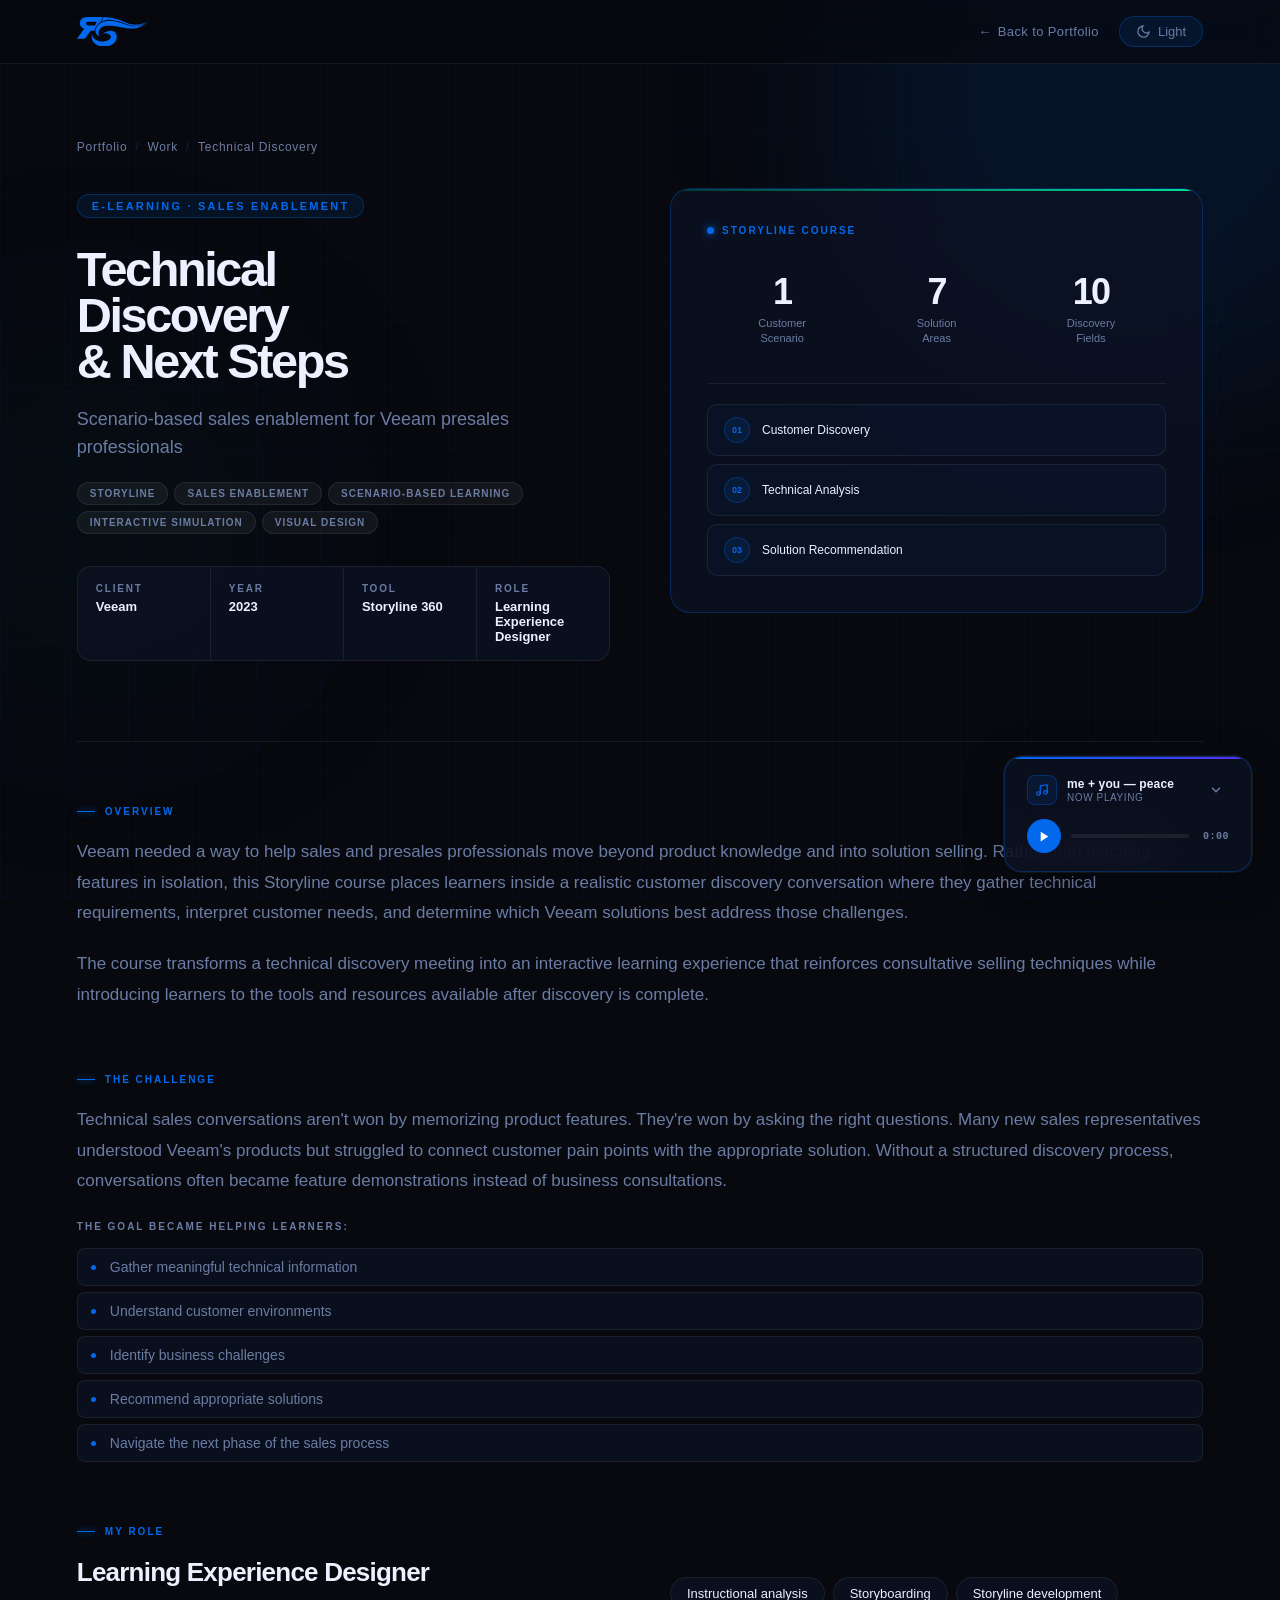
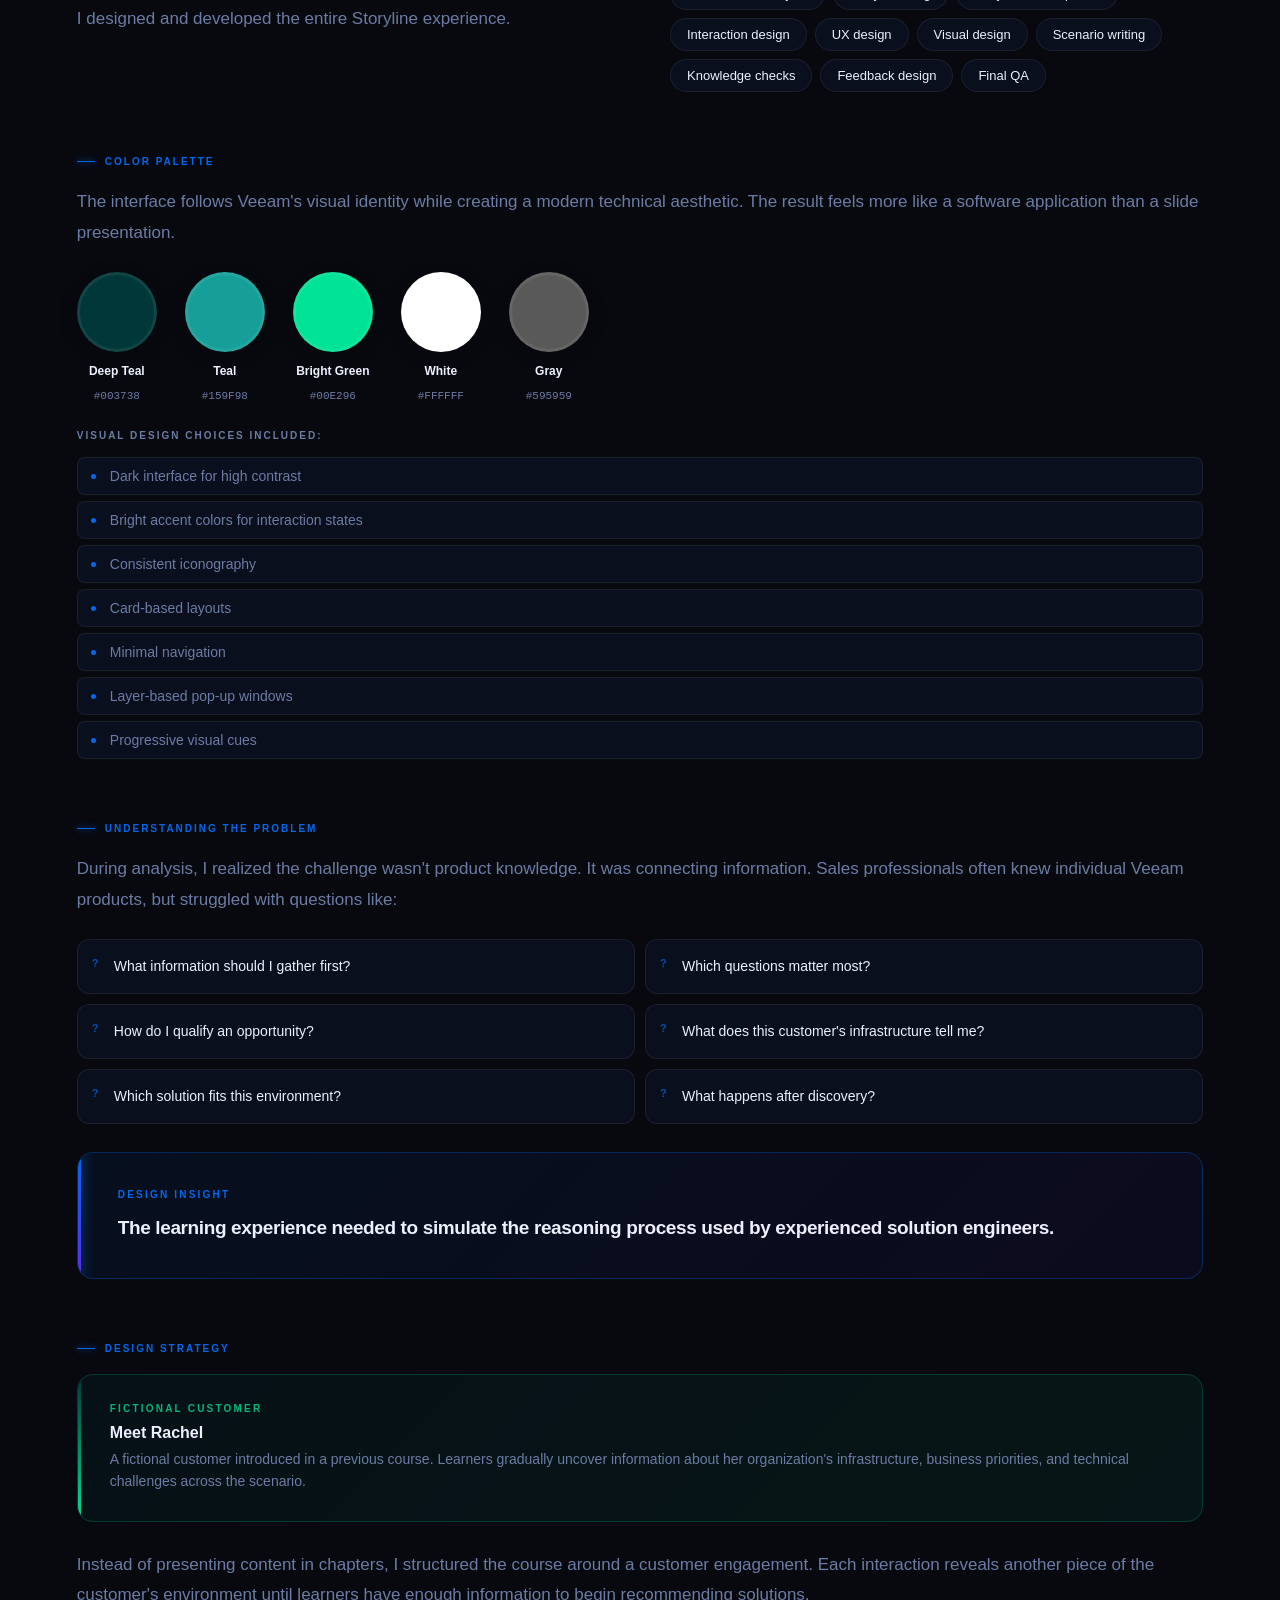
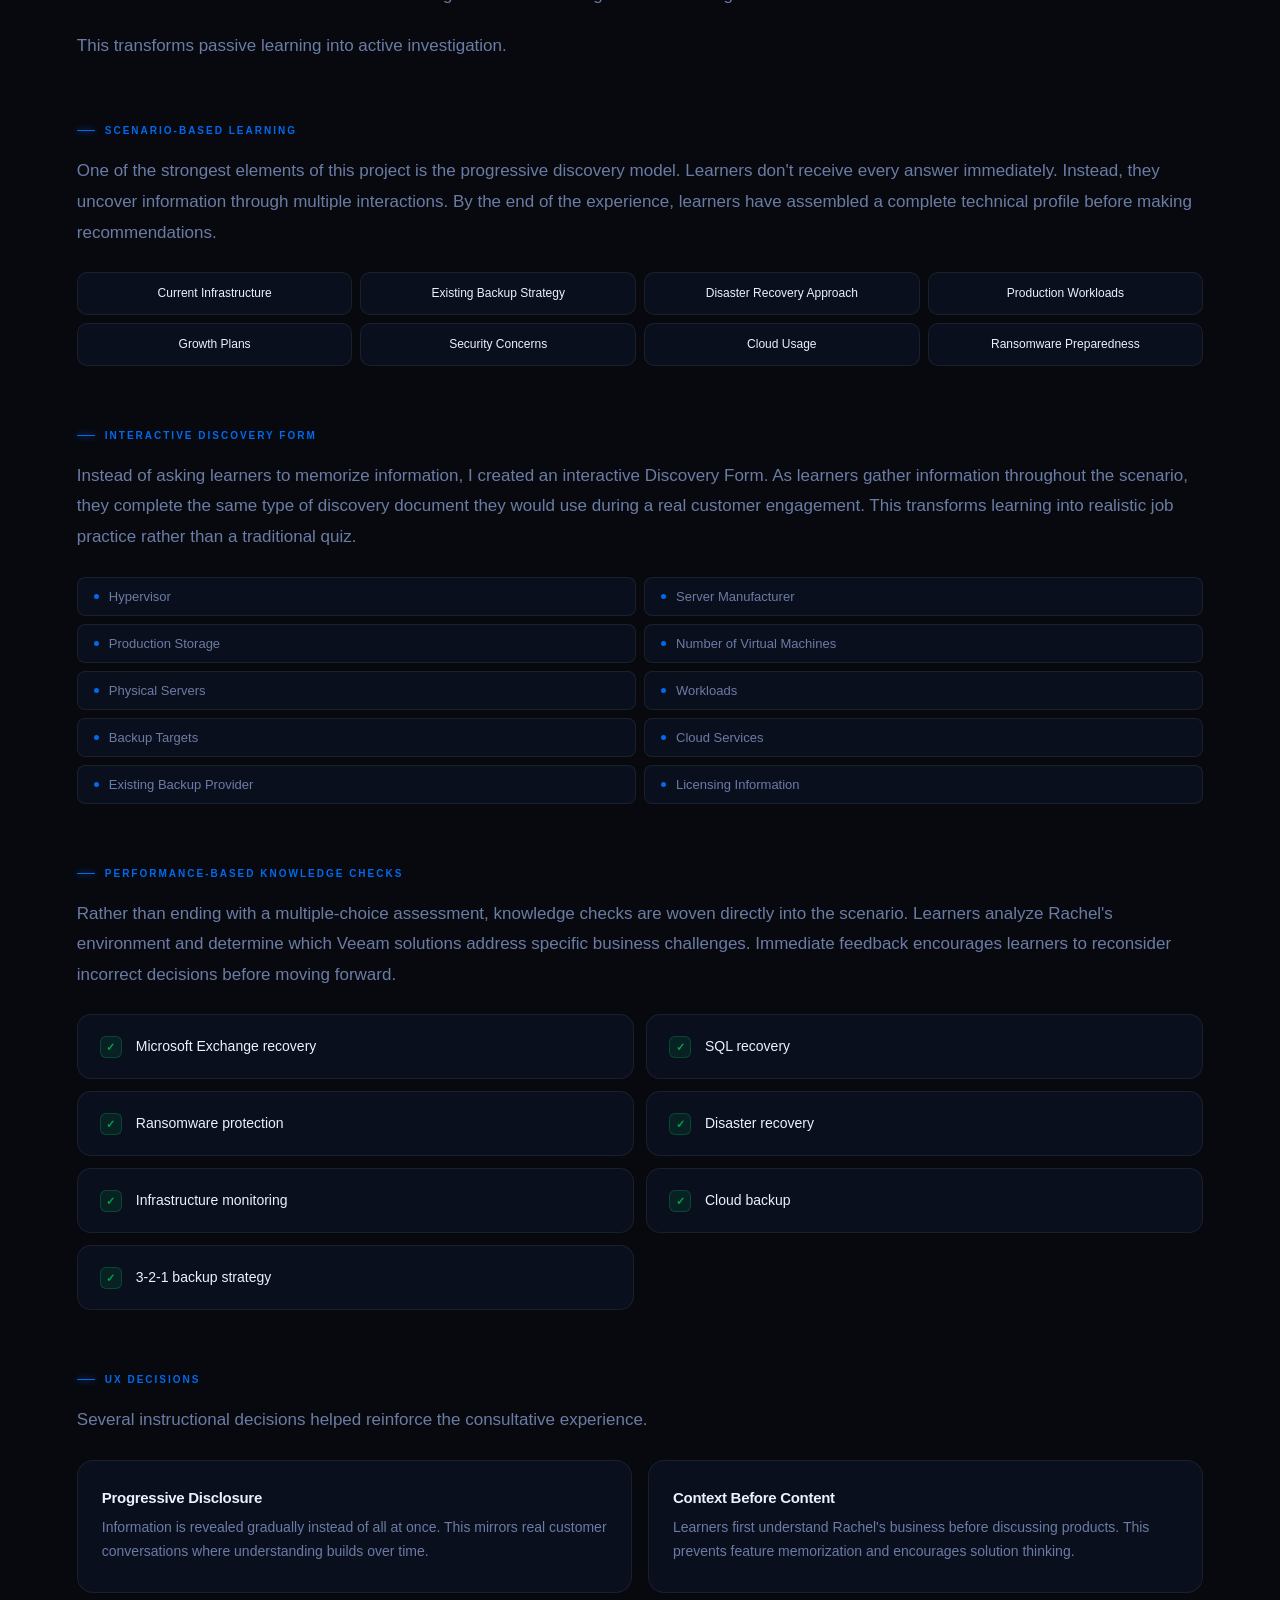
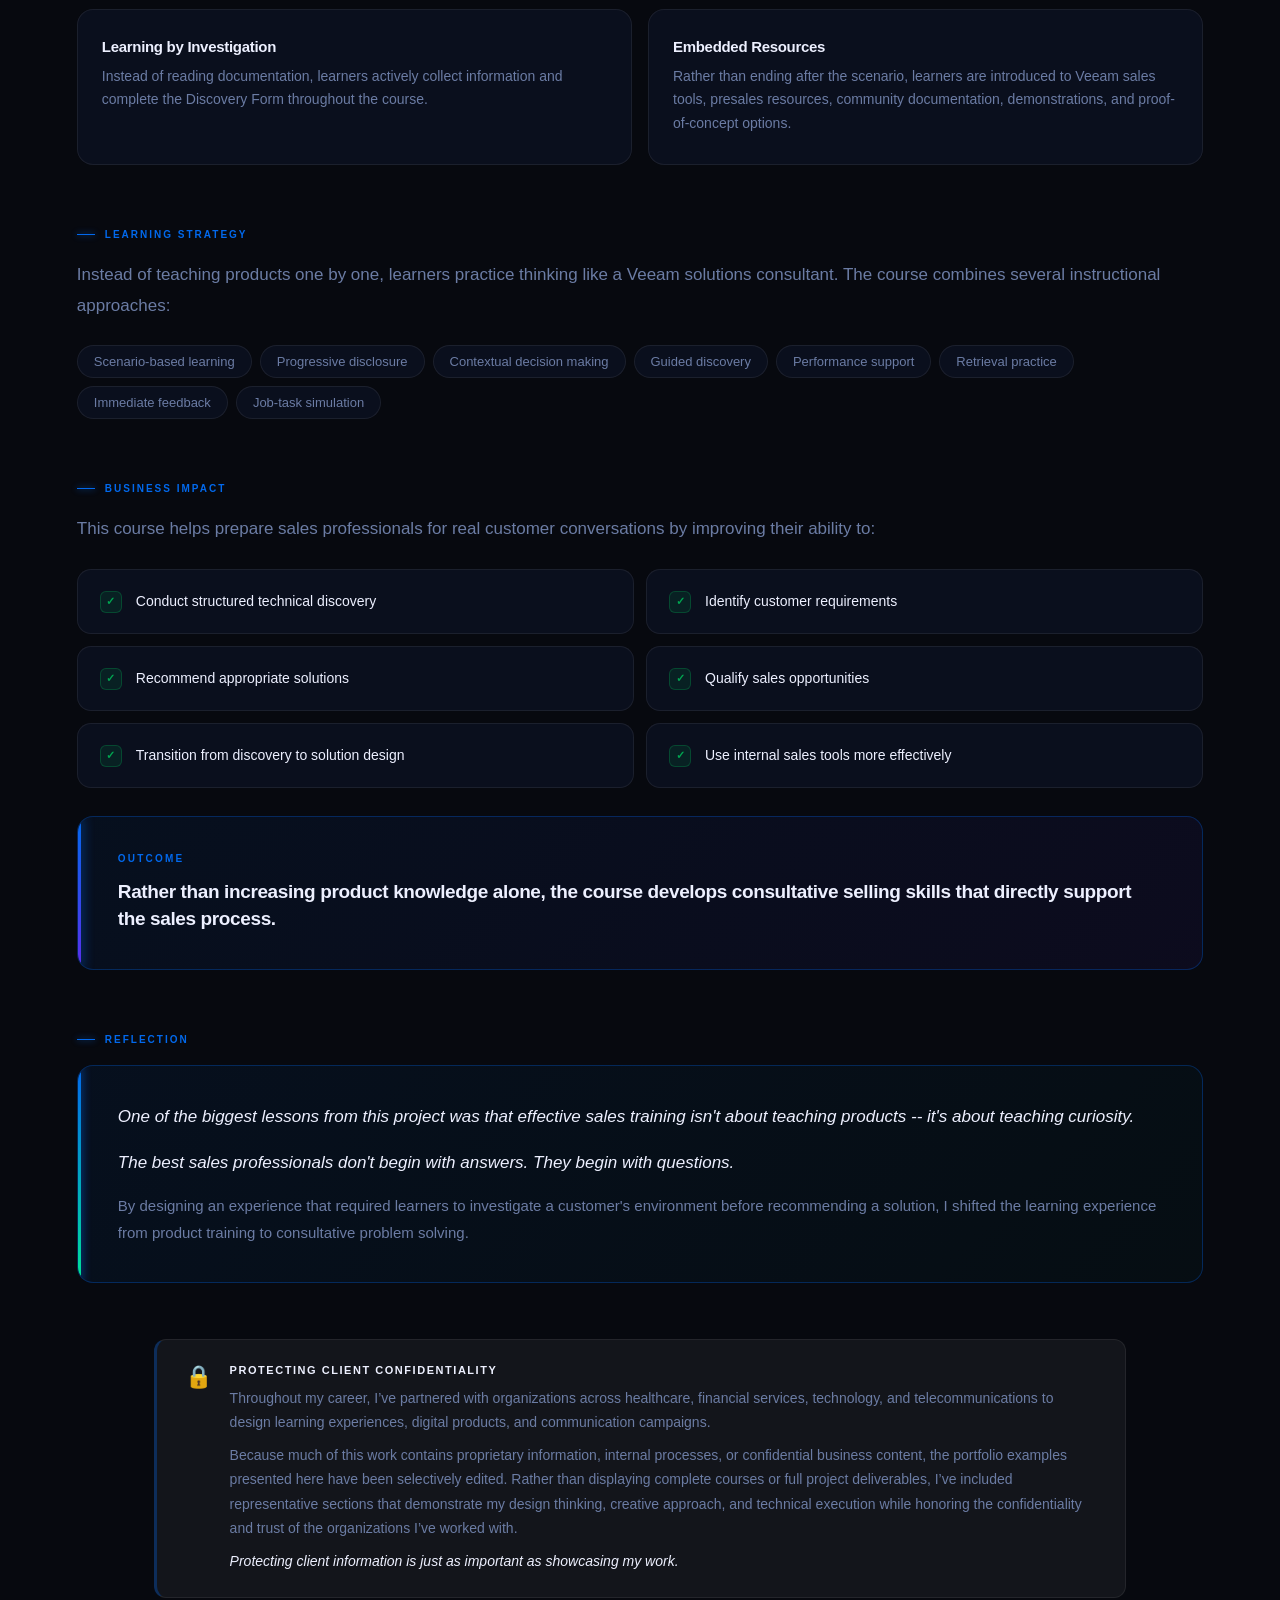
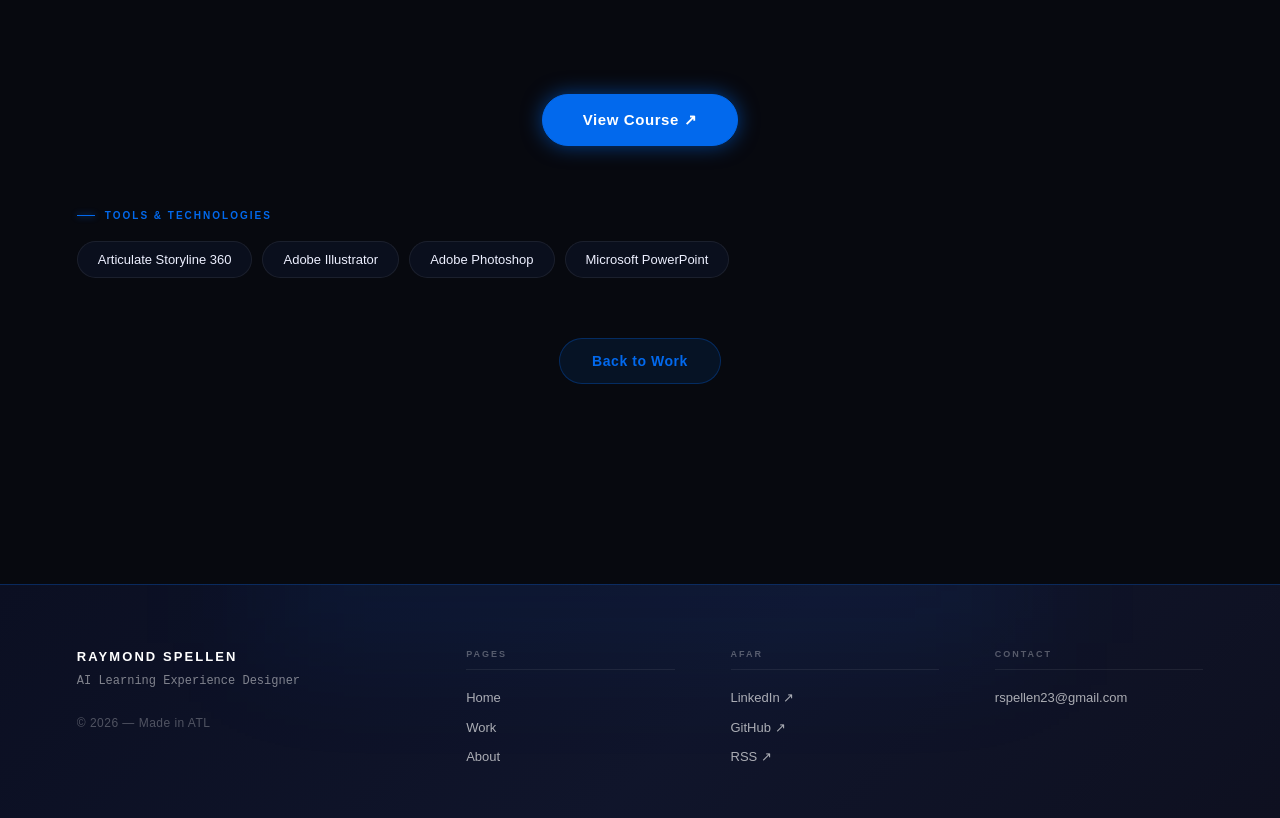
<file: technical-discovery.html>
<!DOCTYPE html>
<html lang="en" data-theme="dark">
<head>
<meta charset="UTF-8" />
<meta name="viewport" content="width=device-width, initial-scale=1.0" />
<title>Technical Discovery and Next Steps | Raymond Spellen</title>
<link rel="stylesheet" href="footer.css" />

<!-- Run before CSS renders to prevent theme flash -->
<script>
(function(){var s=localStorage.getItem("rs-theme");if(s)document.documentElement.dataset.theme=s;})();
</script>

<style>
:root {
  --bg:           #07090f;
  --surface:      #0d1223;
  --card:         rgba(13, 18, 35, 0.75);
  --text:         #edf0ff;
  --muted:        #6b7ca4;
  --accent:       #0269ed;
  --accent-lo:    rgba(2, 105, 237, 0.10);
  --accent-mid:   rgba(2, 105, 237, 0.22);
  --accent-glow:  rgba(2, 105, 237, 0.32);
  --border:       rgba(255, 255, 255, 0.07);
  --border-hi:    rgba(2, 105, 237, 0.30);
  --grid-line:    rgba(2, 105, 237, 0.045);
  --orb-opacity:  0.11;
  --nav-bg:       rgba(7, 9, 15, 0.65);
  --green:        #00a651;
  --purple:       #5c2eed;
}
[data-theme="light"] {
  --bg:           #f1f4ff;
  --surface:      #ffffff;
  --card:         rgba(255, 255, 255, 0.82);
  --text:         #07090f;
  --muted:        #505d7e;
  --accent:       #0269ed;
  --accent-lo:    rgba(2, 105, 237, 0.07);
  --accent-mid:   rgba(2, 105, 237, 0.15);
  --accent-glow:  rgba(2, 105, 237, 0.22);
  --border:       rgba(0, 0, 0, 0.07);
  --border-hi:    rgba(2, 105, 237, 0.25);
  --grid-line:    rgba(2, 105, 237, 0.04);
  --orb-opacity:  0.05;
  --nav-bg:       rgba(241, 244, 255, 0.72);
}

*, *::before, *::after { box-sizing: border-box; margin: 0; padding: 0; }
html { scroll-behavior: smooth; }

body {
  font-family: Inter, -apple-system, Arial, sans-serif;
  background: var(--bg);
  color: var(--text);
  overflow-x: hidden;
  transition: background .4s ease, color .4s ease;
}
body::before {
  content: '';
  position: fixed; inset: 0;
  background-image:
    linear-gradient(var(--grid-line) 1px, transparent 1px),
    linear-gradient(90deg, var(--grid-line) 1px, transparent 1px);
  background-size: 64px 64px;
  pointer-events: none; z-index: 0;
  transition: background-image .4s ease;
}

.orb {
  position: fixed; border-radius: 50%;
  filter: blur(100px);
  opacity: var(--orb-opacity);
  pointer-events: none; z-index: 0;
  will-change: transform;
  transition: opacity .4s ease;
}
.orb-1 { width:600px;height:600px;background:#0269ed;top:-200px;right:-150px;animation:drift 12s ease-in-out infinite; }
.orb-2 { width:400px;height:400px;background:#003738;bottom:20%;left:-100px;animation:drift 14s ease-in-out infinite reverse; }

@keyframes drift { 0%,100%{transform:translateY(0)} 50%{transform:translateY(-36px)} }
@keyframes pulse { 0%,100%{opacity:1} 50%{opacity:.3} }
@keyframes glow-pulse { 0%,100%{box-shadow:0 0 20px rgba(2,105,237,.55)} 50%{box-shadow:0 0 36px rgba(2,105,237,.9)} }

nav, main, footer { position: relative; z-index: 1; }

/* ─── Nav ─── */
nav {
  position: fixed; top:0;left:0;right:0; z-index:200;
  padding:16px 6vw;
  display:flex; justify-content:space-between; align-items:center;
  background:var(--nav-bg);
  backdrop-filter:blur(20px); -webkit-backdrop-filter:blur(20px);
  border-bottom:1px solid var(--border);
  transition:background .4s ease;
}
.nav-logo-svg { width:72px; height:auto; display:block; }
.nav-logo-link { display:flex; line-height:0; }
.nav-logo-svg .cls-1 { fill:#0269ed; }
.nav-right { display:flex; align-items:center; gap:20px; }
.back-link {
  display:inline-flex; align-items:center; gap:6px;
  font-size:13px; color:var(--muted); text-decoration:none;
  letter-spacing:.03em; transition:color .2s;
}
.back-link:hover { color:var(--text); }
.back-link::before { content:'←'; }
.theme-btn {
  display:flex; align-items:center; gap:7px;
  padding:7px 16px; border-radius:999px;
  border:1px solid var(--border-hi);
  background:var(--accent-lo); color:var(--muted);
  font-size:13px; font-family:inherit; cursor:pointer;
  transition:all .25s ease;
}
.theme-btn:hover { color:var(--text); border-color:var(--accent); }
.icon-sun,.icon-moon { width:15px;height:15px;display:none; }
[data-theme="dark"]  .icon-moon { display:block; }
[data-theme="light"] .icon-sun  { display:block; }
[data-theme="dark"]  .toggle-label::after { content:"Light"; }
[data-theme="light"] .toggle-label::after { content:"Dark"; }

/* ─── Hero ─── */
.case-hero {
  padding:140px 6vw 80px;
  display:grid; grid-template-columns:1fr 1fr;
  gap:60px; align-items:center;
}
.breadcrumb {
  display:flex; align-items:center; gap:8px;
  font-size:12px; color:var(--muted); letter-spacing:.06em; margin-bottom:40px;
}
.breadcrumb a { color:var(--muted); text-decoration:none; transition:color .2s; }
.breadcrumb a:hover { color:var(--accent); }
.breadcrumb span { color:var(--border-hi); }
.case-cat {
  display:inline-flex; align-items:center; gap:8px;
  font-size:11px; font-weight:700; letter-spacing:.2em; text-transform:uppercase;
  color:var(--accent); border:1px solid var(--border-hi);
  padding:5px 14px; border-radius:999px; background:var(--accent-lo);
  margin-bottom:28px;
}
.case-hero h1 {
  font-size:clamp(28px,3.8vw,58px);
  letter-spacing:-0.05em; line-height:.95; font-weight:800; margin-bottom:20px;
}
.case-subtitle { font-size:18px; color:var(--muted); line-height:1.6; margin-bottom:20px; }

/* Project type tags */
.type-tags { display:flex; flex-wrap:wrap; gap:6px; margin-bottom:32px; }
.type-pill {
  font-size:10px; font-weight:600; letter-spacing:.1em; text-transform:uppercase;
  padding:5px 12px; border-radius:999px;
  background:rgba(255,255,255,.05); border:1px solid var(--border); color:var(--muted);
}
[data-theme="light"] .type-pill { background:rgba(0,0,0,.04); }

.meta-row {
  display:flex; gap:0;
  border:1px solid var(--border); border-radius:14px;
  overflow:hidden; background:var(--card); backdrop-filter:blur(12px);
}
.meta-cell { flex:1; padding:16px 18px; border-right:1px solid var(--border); }
.meta-cell:last-child { border-right:none; }
.meta-label { font-size:10px; font-weight:700; letter-spacing:.18em; text-transform:uppercase; color:var(--muted); margin-bottom:5px; }
.meta-val { font-size:13px; font-weight:600; color:var(--text); }

/* ─── Hero Panel ─── */
.hero-panel {
  background:var(--card); backdrop-filter:blur(20px);
  border:1px solid var(--border-hi); border-radius:20px;
  padding:36px; position:relative; overflow:hidden;
}
.hero-panel::before {
  content:''; position:absolute; top:0;left:0;right:0; height:2px;
  background:linear-gradient(90deg, #003738, #00E296);
}
.panel-badge {
  display:flex; align-items:center; gap:8px;
  font-size:10px; font-weight:700; letter-spacing:.2em; text-transform:uppercase;
  color:var(--accent); margin-bottom:24px;
}
.panel-dot {
  width:7px;height:7px; background:var(--accent); border-radius:50%;
  box-shadow:0 0 8px var(--accent); animation:pulse 2s ease-in-out infinite;
}
.panel-stats { display:grid; grid-template-columns:repeat(3,1fr); gap:4px; margin-bottom:24px; }
.panel-stat { text-align:center; padding:14px 8px; }
.panel-stat-num { display:block; font-size:36px; font-weight:800; letter-spacing:-.05em; color:var(--text); line-height:1; }
.panel-stat-desc { display:block; font-size:11px; color:var(--muted); margin-top:6px; line-height:1.3; }
.panel-divider { height:1px; background:var(--border); margin-bottom:20px; }

/* Engagement phases */
.engagement-phases { display:flex; flex-direction:column; gap:8px; }
.engagement-phase {
  display:flex; align-items:center; gap:12px;
  padding:12px 16px;
  background:rgba(2,105,237,.04); border:1px solid var(--border);
  border-radius:10px; font-size:12px; color:var(--text); font-weight:500;
  transition:border-color .2s;
}
.engagement-phase:hover { border-color:var(--border-hi); }
.phase-num {
  width:26px; height:26px; border-radius:50%;
  background:var(--accent-lo); border:1px solid var(--border-hi);
  display:flex; align-items:center; justify-content:center;
  font-size:9px; font-weight:700; color:var(--accent); flex-shrink:0;
}

/* ─── Case Divider ─── */
.case-divider { height:1px; background:var(--border); margin:0 6vw; }

/* ─── Content layout ─── */
main { padding-bottom:120px; }
.cs-section { padding:64px 6vw 0; }
.cs-row { display:grid; grid-template-columns:1fr 1fr; gap:60px; align-items:start; }
.cs-row.full { grid-template-columns:1fr; }
.cs-label {
  font-size:10px; font-weight:700; letter-spacing:.2em; text-transform:uppercase;
  color:var(--accent); display:flex; align-items:center; gap:10px; margin-bottom:20px;
}
.cs-label::before {
  content:''; width:18px; height:1px; background:var(--accent); box-shadow:0 0 6px var(--accent);
}
.cs-body p { font-size:17px; color:var(--muted); line-height:1.8; margin-bottom:20px; }
.cs-body p:last-child { margin-bottom:0; }
.section-intro { font-size:17px; color:var(--muted); line-height:1.8; margin-bottom:24px; }
.section-sublabel { font-size:10px; font-weight:700; letter-spacing:.2em; text-transform:uppercase; color:var(--muted); margin-bottom:16px; margin-top:28px; }

/* ─── Goal / bullet lists ─── */
.goal-list { list-style:none; display:flex; flex-direction:column; gap:6px; }
.goal-list li {
  font-size:14px; color:var(--muted); padding:10px 14px 10px 32px;
  background:var(--card); border:1px solid var(--border); border-radius:8px; position:relative;
}
.goal-list li::before {
  content:''; position:absolute; left:13px; top:16px;
  width:5px; height:5px; background:var(--accent); border-radius:50%;
}

/* ─── My Role ─── */
.role-title { font-size:26px; font-weight:800; letter-spacing:-.03em; color:var(--text); margin-bottom:16px; }
.role-desc { font-size:17px; color:var(--muted); line-height:1.8; }
.responsibility-grid { display:flex; flex-wrap:wrap; gap:8px; margin-top:20px; }
.responsibility-pill {
  padding:8px 16px; background:var(--card); border:1px solid var(--border); border-radius:999px;
  font-size:13px; font-weight:500; color:var(--text); transition:border-color .2s, color .2s;
}
.responsibility-pill:hover { border-color:var(--border-hi); color:var(--accent); }

/* ─── Color Palette ─── */
.color-palette { display:flex; gap:28px; flex-wrap:wrap; align-items:flex-start; margin-top:16px; }
.color-swatch { display:flex; flex-direction:column; align-items:center; gap:12px; }
.swatch-circle { width:80px; height:80px; border-radius:50%; border:3px solid var(--border); box-shadow:0 4px 20px rgba(0,0,0,.2); }
.swatch-name { font-size:12px; font-weight:600; color:var(--text); text-align:center; }
.swatch-hex { font-size:11px; color:var(--muted); font-family:'Courier New',monospace; }
.design-choices { list-style:none; display:flex; flex-direction:column; gap:6px; margin-top:16px; }
.design-choices li {
  font-size:14px; color:var(--muted); padding:10px 14px 10px 32px;
  background:var(--card); border:1px solid var(--border); border-radius:8px; position:relative;
}
.design-choices li::before {
  content:''; position:absolute; left:13px; top:16px;
  width:5px; height:5px; background:var(--accent); border-radius:50%;
}

/* ─── HMW / insight cards ─── */
.hmw-card {
  margin-top:28px; padding:36px 40px;
  background:linear-gradient(135deg,rgba(2,105,237,.07) 0%,rgba(92,46,237,.07) 100%);
  border:1px solid var(--border-hi); border-radius:16px;
  position:relative; overflow:hidden;
}
.hmw-card::before {
  content:''; position:absolute; left:0;top:0;bottom:0; width:3px;
  background:linear-gradient(180deg,var(--accent),var(--purple));
  box-shadow:0 0 12px var(--accent);
}
.hmw-eyebrow { font-size:10px; font-weight:700; letter-spacing:.22em; text-transform:uppercase; color:var(--accent); margin-bottom:14px; }
.hmw-q { font-size:19px; font-weight:700; color:var(--text); line-height:1.45; letter-spacing:-.02em; }

/* ─── Understanding the Problem questions ─── */
.question-grid { display:grid; grid-template-columns:repeat(2,1fr); gap:10px; margin-top:24px; }
.question-card {
  padding:16px 20px 16px 36px; background:var(--card); backdrop-filter:blur(12px);
  border:1px solid var(--border); border-radius:12px;
  font-size:14px; color:var(--text); line-height:1.5; position:relative; transition:border-color .2s;
}
.question-card:hover { border-color:var(--border-hi); }
.question-card::before {
  content:'?'; position:absolute; left:14px; top:15px;
  font-size:11px; font-weight:700; color:var(--accent); opacity:.7;
}

/* ─── Rachel scenario callout ─── */
.rachel-card {
  margin-bottom:28px; padding:28px 32px;
  background:linear-gradient(135deg,rgba(0,55,56,.18) 0%,rgba(0,226,150,.06) 100%);
  border:1px solid rgba(0,226,150,.2); border-radius:16px;
  position:relative; overflow:hidden;
}
.rachel-card::before {
  content:''; position:absolute; left:0;top:0;bottom:0; width:3px;
  background:linear-gradient(180deg,#003738,#00E296);
}
.rachel-eyebrow { font-size:10px; font-weight:700; letter-spacing:.22em; text-transform:uppercase; color:#00E296; margin-bottom:10px; opacity:.8; }
.rachel-title { font-size:16px; font-weight:700; color:var(--text); margin-bottom:6px; }
.rachel-desc { font-size:14px; color:var(--muted); line-height:1.6; }

/* ─── Discovery areas grid ─── */
.discovery-grid { display:grid; grid-template-columns:repeat(4,1fr); gap:8px; margin-top:20px; }
.discovery-chip {
  padding:12px 14px; background:var(--card); border:1px solid var(--border);
  border-radius:10px; font-size:12px; color:var(--text); font-weight:500;
  text-align:center; line-height:1.4; transition:border-color .2s;
}
.discovery-chip:hover { border-color:var(--border-hi); }

/* ─── Discovery form fields ─── */
.form-fields-grid { display:grid; grid-template-columns:1fr 1fr; gap:8px; margin-top:20px; }
.form-field-item {
  display:flex; align-items:center; gap:10px;
  padding:11px 16px; background:var(--card); border:1px solid var(--border);
  border-radius:8px; font-size:13px; color:var(--muted); transition:border-color .2s;
}
.form-field-item:hover { border-color:var(--border-hi); color:var(--text); }
.field-dot { width:5px;height:5px;background:var(--accent);border-radius:50%;flex-shrink:0; }

/* ─── Results / knowledge checks ─── */
.results-grid { display:grid; grid-template-columns:1fr 1fr; gap:12px; }
.result-item {
  display:flex; align-items:flex-start; gap:14px;
  background:var(--card); backdrop-filter:blur(12px);
  border:1px solid var(--border); border-radius:14px;
  padding:20px 22px; transition:border-color .2s;
}
.result-item:hover { border-color:var(--border-hi); }
.result-check {
  width:22px; height:22px; border-radius:6px;
  background:rgba(0,166,81,.12); border:1px solid rgba(0,166,81,.3);
  display:flex; align-items:center; justify-content:center; flex-shrink:0; margin-top:1px;
}
.result-check::after { content:'✓'; font-size:11px; color:var(--green); font-weight:700; }
.result-text { font-size:14px; color:var(--text); line-height:1.6; }

/* ─── UX Decisions grid ─── */
.ux-grid { display:grid; grid-template-columns:1fr 1fr; gap:16px; margin-top:12px; }
.ux-card {
  background:var(--card); backdrop-filter:blur(12px);
  border:1px solid var(--border); border-radius:16px;
  padding:28px 24px; transition:border-color .2s; position:relative; overflow:hidden;
}
.ux-card::before {
  content:''; position:absolute; top:0;left:0;right:0; height:2px;
  background:linear-gradient(90deg, var(--accent), transparent);
  opacity:0; transition:opacity .2s;
}
.ux-card:hover { border-color:var(--border-hi); }
.ux-card:hover::before { opacity:1; }
.ux-card-title { font-size:15px; font-weight:700; color:var(--text); margin-bottom:10px; letter-spacing:-.02em; }
.ux-card-desc { font-size:14px; color:var(--muted); line-height:1.7; }

/* ─── Pill flex (learning strategy) ─── */
.pill-flex { display:flex; flex-wrap:wrap; gap:8px; margin-top:20px; }
.pill-item {
  padding:8px 16px; background:var(--card); border:1px solid var(--border); border-radius:999px;
  font-size:13px; font-weight:500; color:var(--muted); transition:border-color .2s, color .2s;
}
.pill-item:hover { border-color:var(--border-hi); color:var(--text); }

/* ─── Tools ─── */
.tools-grid { display:flex; flex-wrap:wrap; gap:10px; margin-top:8px; }
.tool-badge {
  padding:10px 20px; background:var(--card); border:1px solid var(--border); border-radius:999px;
  font-size:13px; font-weight:500; color:var(--text); transition:border-color .2s, color .2s;
}
.tool-badge:hover { border-color:var(--border-hi); color:var(--accent); }

/* ─── Takeaway / Reflection ─── */
.takeaway-block {
  margin-top:20px; padding:36px 40px;
  background:linear-gradient(135deg,rgba(2,105,237,.07) 0%,rgba(0,55,56,.1) 100%);
  border:1px solid var(--border-hi); border-radius:16px;
  position:relative; overflow:hidden;
}
.takeaway-block::before {
  content:''; position:absolute; left:0;top:0;bottom:0; width:3px;
  background:linear-gradient(180deg,var(--accent),#00E296);
  box-shadow:0 0 10px var(--accent);
}
.takeaway-block p { font-size:17px; color:var(--text); line-height:1.75; margin-bottom:16px; font-style:italic; }
.takeaway-block p:last-child { margin-bottom:0; color:var(--muted); font-style:normal; font-size:15px; }

/* ─── View Course ─── */
.view-course-wrap { margin-top:44px; text-align:center; }
.view-course-btn {
  display:inline-flex; align-items:center; gap:10px;
  padding:16px 40px; border-radius:999px; border:1px solid var(--accent);
  background:var(--accent); color:#fff;
  text-decoration:none; font-size:15px; font-weight:700; letter-spacing:.04em;
  box-shadow:0 0 20px rgba(2,105,237,.55);
  animation:glow-pulse 2.5s ease-in-out infinite;
  transition:transform .2s ease;
}
.view-course-btn:hover { transform:translateY(-2px); }

/* ─── Back CTA ─── */
.back-cta { padding:60px 6vw 0; text-align:center; }
.back-btn {
  display:inline-flex; align-items:center; gap:8px;
  padding:14px 32px; border:1px solid var(--border-hi); border-radius:999px;
  background:var(--accent-lo); color:var(--accent);
  text-decoration:none; font-size:14px; font-weight:600; letter-spacing:.04em;
  transition:all .25s ease;
}
.back-btn:hover { background:var(--accent); color:#fff; border-color:var(--accent); }

/* ─── Reveal ─── */
.reveal { opacity:0; transform:translateY(20px); }

/* ─── Responsive ─── */
@media (max-width:900px) {
  .case-hero { grid-template-columns:1fr; gap:40px; }
  .cs-row { grid-template-columns:1fr; gap:32px; }
  .question-grid { grid-template-columns:1fr; }
  .discovery-grid { grid-template-columns:repeat(2,1fr); }
  .form-fields-grid { grid-template-columns:1fr; }
  .results-grid { grid-template-columns:1fr; }
  .ux-grid { grid-template-columns:1fr; }
}
@media (max-width:560px) {
  .discovery-grid { grid-template-columns:1fr 1fr; }
}

/* ─── Audio Player ─── */
.audio-player { position:fixed; bottom:28px; right:28px; z-index:300; background:var(--card); backdrop-filter:blur(20px); -webkit-backdrop-filter:blur(20px); border:1px solid var(--border-hi); border-radius:18px; padding:18px 22px; min-width:248px; box-shadow:0 8px 40px rgba(0,0,0,.28),0 0 0 1px var(--border); transition:background .4s ease,border-color .4s ease,padding .25s ease,min-width .25s ease; overflow:hidden; }
.audio-player::before { content:''; position:absolute; top:0; left:0; right:0; height:2px; background:linear-gradient(90deg,var(--accent),#5c2eed); border-radius:18px 18px 0 0; }
.ap-header { display:flex; align-items:center; gap:10px; margin-bottom:14px; }
.ap-icon { width:30px; height:30px; flex-shrink:0; background:var(--accent-lo); border:1px solid var(--border-hi); border-radius:8px; display:flex; align-items:center; justify-content:center; color:var(--accent); }
.ap-icon svg { width:14px; height:14px; }
.ap-track { flex:1; min-width:0; }
.ap-title { display:block; font-size:12px; font-weight:600; color:var(--text); white-space:nowrap; overflow:hidden; text-overflow:ellipsis; letter-spacing:.01em; }
.ap-label { display:block; font-size:10px; color:var(--muted); letter-spacing:.06em; text-transform:uppercase; margin-top:1px; }
.ap-controls { display:flex; align-items:center; gap:10px; }
.ap-play-btn { flex-shrink:0; width:34px; height:34px; border-radius:50%; border:1px solid var(--border-hi); background:var(--accent); color:#fff; display:flex; align-items:center; justify-content:center; cursor:pointer; font-family:inherit; transition:background .2s,transform .15s; }
.ap-play-btn:hover { background:#0253c4; transform:scale(1.08); }
.ap-play-btn svg { width:13px; height:13px; }
.ap-progress-wrap { flex:1; height:4px; background:var(--border); border-radius:2px; cursor:pointer; position:relative; overflow:hidden; }
.ap-progress-bar { height:100%; width:0%; background:var(--accent); border-radius:2px; transition:width .1s linear; }
.ap-time { font-size:10px; font-weight:600; color:var(--muted); letter-spacing:.05em; min-width:30px; text-align:right; font-family:'Courier New',monospace; }
.ap-min-btn { background:none; border:none; color:var(--muted); cursor:pointer; padding:4px 6px; display:flex; align-items:center; justify-content:center; border-radius:6px; margin-left:auto; flex-shrink:0; transition:color .2s,background .2s; }
.ap-min-btn:hover { color:var(--text); background:var(--accent-lo); }
.ap-min-btn svg { width:14px; height:14px; transition:transform .3s ease; }
.audio-player.is-min { padding:12px 16px; min-width:0; }
.audio-player.is-min .ap-header { margin-bottom:0; }
.audio-player.is-min .ap-track,.audio-player.is-min .ap-controls { display:none; }
.audio-player.is-min .ap-min-btn svg { transform:rotate(180deg); }

/* ─── Site Footer ─── */
.conf-notice-wrap { padding:56px 6vw 52px; }
.conf-notice { display:flex; gap:18px; align-items:flex-start; background:rgba(255,255,255,.05); border:1px solid var(--border); border-left:3px solid var(--border-hi); border-radius:12px; padding:24px 28px; }
[data-theme="light"] .conf-notice { background:rgba(0,0,0,.04); }
.conf-notice-icon { font-size:22px; flex-shrink:0; line-height:1; margin-top:2px; }
.conf-notice-title { font-size:11px; font-weight:700; letter-spacing:.14em; text-transform:uppercase; color:var(--text); margin-bottom:10px; }
.conf-notice-text { font-size:14px; color:var(--muted); line-height:1.75; margin-bottom:8px; }
.conf-notice-text:last-child { margin-bottom:0; }
.conf-notice-closing { font-style:italic; color:var(--text) !important; }
.site-footer { display:block !important; background:linear-gradient(135deg,#0b0f22 0%,#10152b 55%,#0e1020 100%); border-top:1px solid rgba(2,105,237,.28); padding:64px 6vw 52px; margin-top:80px; position:relative; z-index:1; overflow:hidden; }
[data-theme="light"] .site-footer { background:linear-gradient(135deg,#e4eaff 0%,#eef1ff 55%,#dde6ff 100%); border-top:1px solid rgba(2,105,237,.18); }
.footer-inner { display:grid !important; grid-template-columns:1.6fr 1fr 1fr 1fr; gap:56px; align-items:start; }
.footer-brand { display:flex !important; flex-direction:column !important; }
.footer-name { font-size:13px; font-weight:800; letter-spacing:.16em; text-transform:uppercase; color:#fff; margin-bottom:8px; }
[data-theme="light"] .footer-name { color:#07090f; }
.footer-tagline { font-family:'Courier New',monospace; font-size:12px; color:rgba(255,255,255,.48); line-height:1.6; margin-bottom:24px; }
[data-theme="light"] .footer-tagline { color:#505d7e; }
.footer-copy { font-size:12px; color:rgba(255,255,255,.28); }
[data-theme="light"] .footer-copy { color:#9aa5c4; }
.footer-col { display:flex !important; flex-direction:column !important; gap:11px; }
.footer-col-label { display:block; font-size:9px; font-weight:700; letter-spacing:.22em; text-transform:uppercase; color:rgba(255,255,255,.3); margin-bottom:8px; padding-bottom:10px; border-bottom:1px solid rgba(255,255,255,.07); }
[data-theme="light"] .footer-col-label { color:#7a89b0; border-bottom-color:rgba(0,0,0,.07); }
.footer-col a { font-size:13px; color:rgba(255,255,255,.65); text-decoration:none; transition:color .2s; }
.footer-col a:hover { color:#0269ed; }
[data-theme="light"] .footer-col a { color:#07090f; }
[data-theme="light"] .footer-col a:hover { color:#0269ed; }
@media(max-width:780px){.footer-inner{grid-template-columns:1fr 1fr !important;gap:36px;}.footer-brand{grid-column:1/-1;margin-bottom:8px;}}
@media(max-width:480px){.footer-inner{grid-template-columns:1fr !important;}}
</style>
</head>
<body>

<div class="orb orb-1"></div>
<div class="orb orb-2"></div>

<nav>
  <a href="index.html" class="nav-logo-link"><svg class="nav-logo-svg" viewBox="0 0 1119.99 461.88" xmlns="http://www.w3.org/2000/svg">
    <path class="cls-1" d="M122.86,336.76l-122.86.14,51.08-73.11,14.62-20.52c2.9-2.01,3.95-5.2,6.02-8.01l38.52-52.41c-39.26-16.86-68.72-46.02-66.66-90.72.02-36.71,24.75-66.36,58.06-79.94C121.98,3.89,143.37.39,165.79.38l215.58-.13,21.4.59-36.93,81.54c-34.11,20.93-61.34,50.14-78.95,86.01-6.89,14.04-11.42,28.09-13.55,43.73l-44.33.18-15.67.8-90.48,123.67ZM194.12,132.17l85.6-.16,26.28-57.83-120.31-.1c-9.86-.26-18.55,1.29-27.49,4.69-15.89,6.06-22.75,24.15-14.33,39.28,7.8,14.02,32.15,13.82,50.25,14.12Z"/>
    <path class="cls-1" d="M746.52,170.11c-41.01-4.36-80.49-13.59-121.05-20.85-36.13-6.47-71.23-11.73-107.86-14.17-29.82-1.98-58.53-.9-87.3,6.82-17.5,4.69-33.44,12.44-48.13,22.68-16.47,11.48-29.41,26.01-38.27,43.81-15.53,31.22-13.31,71.85,15.78,92.76l-19.06-6.13c-14.24-4.58-26.38-13.5-36.01-24.84-24.78-29.19-21.93-66.45-5.73-99.88,10.49-21.65,25.46-40.45,43.13-56.59,4-3.65,7.99-5.99,12.07-9.19l6.69-5.24c19.83-13.56,40.91-23.45,64.21-29.67l37.31-7.76c42.07-5.44,84.1-2.69,125.65,5.95l70.61,18.24,15.09,4.57,59.17,16.35c79.18,25.2,121,41.06,189.66,34.63s85.92-17.17,88.58-18.08c28.8-9.76,45.96-21.68,65.62-31.13l43.32-22.01c-57.28,35.37-111.01,80.38-176.34,98.19-18.41,5.02-35.52,12.22-98.81,11.55-30.35-.32-68.17-6.8-98.32-10Z"/>
    <path class="cls-1" d="M389.35,270.35c73.89-64.99,161.21-70.91,202.21-32.68,29.97,27.95,33,77.44,21.45,112.34-29.44,88.96-172.19,139.36-275.74,96.16-13.71-5.72-81.39-31.4-103.15-96.16-15.16-45.12-3.04-93.95,0-93.96,1.83,0,.04,17.59,5.11,34.72,16.6,56.14,105.76,102.1,188.94,86.81,55.87-10.27,110.69-33.31,96-80.68-8.28-26.7-49.24-41.07-52.09-41.87-42.02-11.91-77.17,11.49-82.72,15.32Z"/>
    <path class="cls-1" d="M412.84.25c7.83-1.89,171,5.68,322.09,73.8,65.77,29.65,86.09,35.79,115.6,40.58,130.66,21.21,242.15-42.4,240.19-40.58-3.19,2.97-108.45,83.8-246.89,58.12-3.77-.7-8.42-1.26-17.36-3.77-90.03-25.29-136.85-61.04-287.14-81.85-90.42-12.52-159.1,30.61-157.17,26.37,1.71-3.75,29.14-72.29,30.69-72.66Z"/>
  </svg></a>
  <div class="nav-right">
    <a href="index.html" class="back-link">Back to Portfolio</a>
    <button class="theme-btn" onclick="toggleTheme()">
      <svg class="icon-sun" viewBox="0 0 24 24" stroke="currentColor" fill="none" stroke-width="2">
        <circle cx="12" cy="12" r="5"/>
        <line x1="12" y1="1" x2="12" y2="3"/><line x1="12" y1="21" x2="12" y2="23"/>
        <line x1="4.22" y1="4.22" x2="5.64" y2="5.64"/><line x1="18.36" y1="18.36" x2="19.78" y2="19.78"/>
        <line x1="1" y1="12" x2="3" y2="12"/><line x1="21" y1="12" x2="23" y2="12"/>
        <line x1="4.22" y1="19.78" x2="5.64" y2="18.36"/><line x1="18.36" y1="5.64" x2="19.78" y2="4.22"/>
      </svg>
      <svg class="icon-moon" viewBox="0 0 24 24" stroke="currentColor" fill="none" stroke-width="2">
        <path d="M21 12.79A9 9 0 1 1 11.21 3 7 7 0 0 0 21 12.79z"/>
      </svg>
      <span class="toggle-label"></span>
    </button>
  </div>
</nav>

<main>

  <!-- ─── Hero ─── -->
  <div class="case-hero">
    <div class="hero-content">
      <div class="breadcrumb reveal">
        <a href="index.html">Portfolio</a><span>/</span>
        <a href="index.html#work">Work</a><span>/</span>
        Technical Discovery
      </div>
      <div class="case-cat reveal">E-Learning &middot; Sales Enablement</div>
      <h1 class="reveal">Technical<br>Discovery<br>&amp; Next Steps</h1>
      <p class="case-subtitle reveal">Scenario-based sales enablement for Veeam presales professionals</p>
      <div class="type-tags reveal">
        <span class="type-pill">Storyline</span>
        <span class="type-pill">Sales Enablement</span>
        <span class="type-pill">Scenario-Based Learning</span>
        <span class="type-pill">Interactive Simulation</span>
        <span class="type-pill">Visual Design</span>
      </div>
      <div class="meta-row reveal">
        <div class="meta-cell">
          <div class="meta-label">Client</div>
          <div class="meta-val">Veeam</div>
        </div>
        <div class="meta-cell">
          <div class="meta-label">Year</div>
          <div class="meta-val">2023</div>
        </div>
        <div class="meta-cell">
          <div class="meta-label">Tool</div>
          <div class="meta-val">Storyline 360</div>
        </div>
        <div class="meta-cell">
          <div class="meta-label">Role</div>
          <div class="meta-val">Learning Experience Designer</div>
        </div>
      </div>
    </div>

    <!-- Hero Panel: Engagement Phases -->
    <div class="hero-panel reveal">
      <div class="panel-badge"><span class="panel-dot"></span> Storyline Course</div>
      <div class="panel-stats">
        <div class="panel-stat">
          <span class="panel-stat-num">1</span>
          <span class="panel-stat-desc">Customer<br>Scenario</span>
        </div>
        <div class="panel-stat">
          <span class="panel-stat-num">7</span>
          <span class="panel-stat-desc">Solution<br>Areas</span>
        </div>
        <div class="panel-stat">
          <span class="panel-stat-num">10</span>
          <span class="panel-stat-desc">Discovery<br>Fields</span>
        </div>
      </div>
      <div class="panel-divider"></div>
      <div class="engagement-phases">
        <div class="engagement-phase">
          <div class="phase-num">01</div>
          Customer Discovery
        </div>
        <div class="engagement-phase">
          <div class="phase-num">02</div>
          Technical Analysis
        </div>
        <div class="engagement-phase">
          <div class="phase-num">03</div>
          Solution Recommendation
        </div>
      </div>
    </div>
  </div>

  <div class="case-divider"></div>

  <!-- ─── Executive Summary ─── -->
  <div class="cs-section reveal">
    <div class="cs-label">Overview</div>
    <div class="cs-row full">
      <div class="cs-body">
        <p>Veeam needed a way to help sales and presales professionals move beyond product knowledge and into solution selling. Rather than teaching features in isolation, this Storyline course places learners inside a realistic customer discovery conversation where they gather technical requirements, interpret customer needs, and determine which Veeam solutions best address those challenges.</p>
        <p>The course transforms a technical discovery meeting into an interactive learning experience that reinforces consultative selling techniques while introducing learners to the tools and resources available after discovery is complete.</p>
      </div>
    </div>
  </div>

  <!-- ─── The Challenge ─── -->
  <div class="cs-section reveal">
    <div class="cs-label">The Challenge</div>
    <p class="section-intro">Technical sales conversations aren't won by memorizing product features. They're won by asking the right questions. Many new sales representatives understood Veeam's products but struggled to connect customer pain points with the appropriate solution. Without a structured discovery process, conversations often became feature demonstrations instead of business consultations.</p>
    <p class="section-sublabel" style="margin-top:0;">The goal became helping learners:</p>
    <ul class="goal-list">
      <li>Gather meaningful technical information</li>
      <li>Understand customer environments</li>
      <li>Identify business challenges</li>
      <li>Recommend appropriate solutions</li>
      <li>Navigate the next phase of the sales process</li>
    </ul>
  </div>

  <!-- ─── My Role ─── -->
  <div class="cs-section reveal">
    <div class="cs-label">My Role</div>
    <div class="cs-row">
      <div>
        <div class="role-title">Learning Experience Designer</div>
        <p class="role-desc">I designed and developed the entire Storyline experience.</p>
      </div>
      <div>
        <div class="responsibility-grid">
          <span class="responsibility-pill">Instructional analysis</span>
          <span class="responsibility-pill">Storyboarding</span>
          <span class="responsibility-pill">Storyline development</span>
          <span class="responsibility-pill">Interaction design</span>
          <span class="responsibility-pill">UX design</span>
          <span class="responsibility-pill">Visual design</span>
          <span class="responsibility-pill">Scenario writing</span>
          <span class="responsibility-pill">Knowledge checks</span>
          <span class="responsibility-pill">Feedback design</span>
          <span class="responsibility-pill">Final QA</span>
        </div>
      </div>
    </div>
  </div>

  <!-- ─── Color Palette ─── -->
  <div class="cs-section reveal">
    <div class="cs-label">Color Palette</div>
    <p class="section-intro">The interface follows Veeam's visual identity while creating a modern technical aesthetic. The result feels more like a software application than a slide presentation.</p>
    <div class="color-palette">
      <div class="color-swatch">
        <div class="swatch-circle" style="background:#003738;"></div>
        <span class="swatch-name">Deep Teal</span>
        <span class="swatch-hex">#003738</span>
      </div>
      <div class="color-swatch">
        <div class="swatch-circle" style="background:#159F98;"></div>
        <span class="swatch-name">Teal</span>
        <span class="swatch-hex">#159F98</span>
      </div>
      <div class="color-swatch">
        <div class="swatch-circle" style="background:#00E296;"></div>
        <span class="swatch-name">Bright Green</span>
        <span class="swatch-hex">#00E296</span>
      </div>
      <div class="color-swatch">
        <div class="swatch-circle" style="background:#FFFFFF;"></div>
        <span class="swatch-name">White</span>
        <span class="swatch-hex">#FFFFFF</span>
      </div>
      <div class="color-swatch">
        <div class="swatch-circle" style="background:#595959;"></div>
        <span class="swatch-name">Gray</span>
        <span class="swatch-hex">#595959</span>
      </div>
    </div>
    <p class="section-sublabel">Visual design choices included:</p>
    <ul class="design-choices">
      <li>Dark interface for high contrast</li>
      <li>Bright accent colors for interaction states</li>
      <li>Consistent iconography</li>
      <li>Card-based layouts</li>
      <li>Minimal navigation</li>
      <li>Layer-based pop-up windows</li>
      <li>Progressive visual cues</li>
    </ul>
  </div>

  <!-- ─── Understanding the Problem ─── -->
  <div class="cs-section reveal">
    <div class="cs-label">Understanding the Problem</div>
    <div class="cs-row full">
      <div class="cs-body">
        <p>During analysis, I realized the challenge wasn't product knowledge. It was connecting information. Sales professionals often knew individual Veeam products, but struggled with questions like:</p>
      </div>
    </div>
    <div class="question-grid">
      <div class="question-card">What information should I gather first?</div>
      <div class="question-card">Which questions matter most?</div>
      <div class="question-card">How do I qualify an opportunity?</div>
      <div class="question-card">What does this customer's infrastructure tell me?</div>
      <div class="question-card">Which solution fits this environment?</div>
      <div class="question-card">What happens after discovery?</div>
    </div>
    <div class="hmw-card">
      <div class="hmw-eyebrow">Design Insight</div>
      <div class="hmw-q">The learning experience needed to simulate the reasoning process used by experienced solution engineers.</div>
    </div>
  </div>

  <!-- ─── Design Strategy ─── -->
  <div class="cs-section reveal">
    <div class="cs-label">Design Strategy</div>
    <div class="rachel-card">
      <div class="rachel-eyebrow">Fictional Customer</div>
      <div class="rachel-title">Meet Rachel</div>
      <div class="rachel-desc">A fictional customer introduced in a previous course. Learners gradually uncover information about her organization's infrastructure, business priorities, and technical challenges across the scenario.</div>
    </div>
    <div class="cs-row full">
      <div class="cs-body">
        <p>Instead of presenting content in chapters, I structured the course around a customer engagement. Each interaction reveals another piece of the customer's environment until learners have enough information to begin recommending solutions.</p>
        <p>This transforms passive learning into active investigation.</p>
      </div>
    </div>
  </div>

  <!-- ─── Scenario-Based Learning ─── -->
  <div class="cs-section reveal">
    <div class="cs-label">Scenario-Based Learning</div>
    <p class="section-intro">One of the strongest elements of this project is the progressive discovery model. Learners don't receive every answer immediately. Instead, they uncover information through multiple interactions. By the end of the experience, learners have assembled a complete technical profile before making recommendations.</p>
    <div class="discovery-grid">
      <div class="discovery-chip">Current Infrastructure</div>
      <div class="discovery-chip">Existing Backup Strategy</div>
      <div class="discovery-chip">Disaster Recovery Approach</div>
      <div class="discovery-chip">Production Workloads</div>
      <div class="discovery-chip">Growth Plans</div>
      <div class="discovery-chip">Security Concerns</div>
      <div class="discovery-chip">Cloud Usage</div>
      <div class="discovery-chip">Ransomware Preparedness</div>
    </div>
  </div>

  <!-- ─── Interactive Discovery Form ─── -->
  <div class="cs-section reveal">
    <div class="cs-label">Interactive Discovery Form</div>
    <p class="section-intro">Instead of asking learners to memorize information, I created an interactive Discovery Form. As learners gather information throughout the scenario, they complete the same type of discovery document they would use during a real customer engagement. This transforms learning into realistic job practice rather than a traditional quiz.</p>
    <div class="form-fields-grid">
      <div class="form-field-item"><span class="field-dot"></span>Hypervisor</div>
      <div class="form-field-item"><span class="field-dot"></span>Server Manufacturer</div>
      <div class="form-field-item"><span class="field-dot"></span>Production Storage</div>
      <div class="form-field-item"><span class="field-dot"></span>Number of Virtual Machines</div>
      <div class="form-field-item"><span class="field-dot"></span>Physical Servers</div>
      <div class="form-field-item"><span class="field-dot"></span>Workloads</div>
      <div class="form-field-item"><span class="field-dot"></span>Backup Targets</div>
      <div class="form-field-item"><span class="field-dot"></span>Cloud Services</div>
      <div class="form-field-item"><span class="field-dot"></span>Existing Backup Provider</div>
      <div class="form-field-item"><span class="field-dot"></span>Licensing Information</div>
    </div>
  </div>

  <!-- ─── Performance-Based Knowledge Checks ─── -->
  <div class="cs-section reveal">
    <div class="cs-label">Performance-Based Knowledge Checks</div>
    <p class="section-intro">Rather than ending with a multiple-choice assessment, knowledge checks are woven directly into the scenario. Learners analyze Rachel's environment and determine which Veeam solutions address specific business challenges. Immediate feedback encourages learners to reconsider incorrect decisions before moving forward.</p>
    <div class="results-grid">
      <div class="result-item">
        <div class="result-check"></div>
        <span class="result-text">Microsoft Exchange recovery</span>
      </div>
      <div class="result-item">
        <div class="result-check"></div>
        <span class="result-text">SQL recovery</span>
      </div>
      <div class="result-item">
        <div class="result-check"></div>
        <span class="result-text">Ransomware protection</span>
      </div>
      <div class="result-item">
        <div class="result-check"></div>
        <span class="result-text">Disaster recovery</span>
      </div>
      <div class="result-item">
        <div class="result-check"></div>
        <span class="result-text">Infrastructure monitoring</span>
      </div>
      <div class="result-item">
        <div class="result-check"></div>
        <span class="result-text">Cloud backup</span>
      </div>
      <div class="result-item">
        <div class="result-check"></div>
        <span class="result-text">3-2-1 backup strategy</span>
      </div>
    </div>
  </div>

  <!-- ─── UX Decisions ─── -->
  <div class="cs-section reveal">
    <div class="cs-label">UX Decisions</div>
    <p class="section-intro">Several instructional decisions helped reinforce the consultative experience.</p>
    <div class="ux-grid">
      <div class="ux-card">
        <div class="ux-card-title">Progressive Disclosure</div>
        <div class="ux-card-desc">Information is revealed gradually instead of all at once. This mirrors real customer conversations where understanding builds over time.</div>
      </div>
      <div class="ux-card">
        <div class="ux-card-title">Context Before Content</div>
        <div class="ux-card-desc">Learners first understand Rachel's business before discussing products. This prevents feature memorization and encourages solution thinking.</div>
      </div>
      <div class="ux-card">
        <div class="ux-card-title">Learning by Investigation</div>
        <div class="ux-card-desc">Instead of reading documentation, learners actively collect information and complete the Discovery Form throughout the course.</div>
      </div>
      <div class="ux-card">
        <div class="ux-card-title">Embedded Resources</div>
        <div class="ux-card-desc">Rather than ending after the scenario, learners are introduced to Veeam sales tools, presales resources, community documentation, demonstrations, and proof-of-concept options.</div>
      </div>
    </div>
  </div>

  <!-- ─── Learning Strategy ─── -->
  <div class="cs-section reveal">
    <div class="cs-label">Learning Strategy</div>
    <p class="section-intro">Instead of teaching products one by one, learners practice thinking like a Veeam solutions consultant. The course combines several instructional approaches:</p>
    <div class="pill-flex">
      <span class="pill-item">Scenario-based learning</span>
      <span class="pill-item">Progressive disclosure</span>
      <span class="pill-item">Contextual decision making</span>
      <span class="pill-item">Guided discovery</span>
      <span class="pill-item">Performance support</span>
      <span class="pill-item">Retrieval practice</span>
      <span class="pill-item">Immediate feedback</span>
      <span class="pill-item">Job-task simulation</span>
    </div>
  </div>

  <!-- ─── Business Impact ─── -->
  <div class="cs-section reveal">
    <div class="cs-label">Business Impact</div>
    <p class="section-intro">This course helps prepare sales professionals for real customer conversations by improving their ability to:</p>
    <div class="results-grid">
      <div class="result-item">
        <div class="result-check"></div>
        <span class="result-text">Conduct structured technical discovery</span>
      </div>
      <div class="result-item">
        <div class="result-check"></div>
        <span class="result-text">Identify customer requirements</span>
      </div>
      <div class="result-item">
        <div class="result-check"></div>
        <span class="result-text">Recommend appropriate solutions</span>
      </div>
      <div class="result-item">
        <div class="result-check"></div>
        <span class="result-text">Qualify sales opportunities</span>
      </div>
      <div class="result-item">
        <div class="result-check"></div>
        <span class="result-text">Transition from discovery to solution design</span>
      </div>
      <div class="result-item">
        <div class="result-check"></div>
        <span class="result-text">Use internal sales tools more effectively</span>
      </div>
    </div>
    <div class="hmw-card" style="margin-top:28px;">
      <div class="hmw-eyebrow">Outcome</div>
      <div class="hmw-q">Rather than increasing product knowledge alone, the course develops consultative selling skills that directly support the sales process.</div>
    </div>
  </div>

  <!-- ─── Reflection ─── -->
  <div class="cs-section reveal">
    <div class="cs-label">Reflection</div>
    <div class="takeaway-block">
      <p>One of the biggest lessons from this project was that effective sales training isn't about teaching products -- it's about teaching curiosity.</p>
      <p>The best sales professionals don't begin with answers. They begin with questions.</p>
      <p>By designing an experience that required learners to investigate a customer's environment before recommending a solution, I shifted the learning experience from product training to consultative problem solving.</p>
    </div>
<div class="conf-notice-wrap">
  <div class="conf-notice">
    <span class="conf-notice-icon">🔒</span>
    <div>
      <p class="conf-notice-title">Protecting Client Confidentiality</p>
      <p class="conf-notice-text">Throughout my career, I&#8217;ve partnered with organizations across healthcare, financial services, technology, and telecommunications to design learning experiences, digital products, and communication campaigns.</p>
      <p class="conf-notice-text">Because much of this work contains proprietary information, internal processes, or confidential business content, the portfolio examples presented here have been selectively edited. Rather than displaying complete courses or full project deliverables, I&#8217;ve included representative sections that demonstrate my design thinking, creative approach, and technical execution while honoring the confidentiality and trust of the organizations I&#8217;ve worked with.</p>
      <p class="conf-notice-text conf-notice-closing">Protecting client information is just as important as showcasing my work.</p>
    </div>
  </div>
</div>
<div class="view-course-wrap">
      <a href="https://360.articulate.com/review/content/8c89a551-bba9-4872-bd32-fa69084ecd5d/review" target="_blank" rel="noopener" class="view-course-btn">View Course &#8599;</a>
    </div>
  </div>

  <!-- ─── Tools ─── -->
  <div class="cs-section reveal">
    <div class="cs-label">Tools &amp; Technologies</div>
    <div class="tools-grid">
      <span class="tool-badge">Articulate Storyline 360</span>
      <span class="tool-badge">Adobe Illustrator</span>
      <span class="tool-badge">Adobe Photoshop</span>
      <span class="tool-badge">Microsoft PowerPoint</span>
    </div>
  </div>

  <!-- ─── Back CTA ─── -->
  <div class="back-cta reveal">
    <a href="index.html#work" class="back-btn">Back to Work</a>
  </div>

</main>

<footer class="site-footer">
  <div class="footer-inner">
    <div class="footer-brand">
      <span class="footer-name">Raymond Spellen</span>
      <span class="footer-tagline">AI Learning Experience Designer</span>
      <span class="footer-copy">&copy; 2026 &mdash; Made in ATL</span>
    </div>
    <div class="footer-col">
      <span class="footer-col-label">Pages</span>
      <a href="index.html">Home</a>
      <a href="index.html#work">Work</a>
      <a href="index.html#about">About</a>
    </div>
    <div class="footer-col">
      <span class="footer-col-label">Afar</span>
      <a href="https://www.linkedin.com/in/rspellen/" target="_blank" rel="noopener">LinkedIn &#8599;</a>
      <a href="https://github.com/rspellen23" target="_blank" rel="noopener">GitHub &#8599;</a>
      <a href="#" target="_blank" rel="noopener">RSS &#8599;</a>
    </div>
    <div class="footer-col">
      <span class="footer-col-label">Contact</span>
      <a href="mailto:rspellen23@gmail.com">rspellen23@gmail.com</a>
    </div>
  </div>
</footer>

<script>
function toggleTheme() {
  var html = document.documentElement;
  html.dataset.theme = html.dataset.theme === "dark" ? "light" : "dark";
  localStorage.setItem("rs-theme", html.dataset.theme);
}

document.addEventListener("DOMContentLoaded", function() {
  var obs = new IntersectionObserver(function(entries) {
    entries.forEach(function(entry) {
      if (!entry.isIntersecting) return;
      entry.target.style.transition = "opacity .75s ease, transform .75s ease";
      entry.target.style.opacity = 1;
      entry.target.style.transform = "translateY(0)";
      obs.unobserve(entry.target);
    });
  }, { threshold: 0.08 });
  document.querySelectorAll(".reveal").forEach(function(el) { obs.observe(el); });
});
</script>



<div class="audio-player" id="audioPlayer">
  <audio id="audioEl" src="audio/me+you-peace.mp3" preload="auto"></audio>
  <div class="ap-header">
    <div class="ap-icon">
      <svg viewBox="0 0 24 24" fill="none" stroke="currentColor" stroke-width="2" stroke-linecap="round" stroke-linejoin="round">
        <path d="M9 18V5l12-2v13"/><circle cx="6" cy="18" r="3"/><circle cx="18" cy="16" r="3"/>
      </svg>
    </div>
    <div class="ap-track">
      <span class="ap-title">me + you &#8212; peace</span>
      <span class="ap-label">Now Playing</span>
    </div>
    <button class="ap-min-btn" id="apMinBtn" aria-label="Minimize player">
      <svg viewBox="0 0 24 24" fill="none" stroke="currentColor" stroke-width="2.5" stroke-linecap="round" stroke-linejoin="round"><polyline points="18 9 12 15 6 9"/></svg>
    </button>
  </div>
  <div class="ap-controls">
    <button class="ap-play-btn" id="apPlayBtn" aria-label="Play">
      <svg id="apPlayIcon" viewBox="0 0 24 24" fill="currentColor"><polygon points="5,3 19,12 5,21"/></svg>
    </button>
    <div class="ap-progress-wrap" id="apProgressWrap" role="slider" aria-label="Seek">
      <div class="ap-progress-bar" id="apBar"></div>
    </div>
    <span class="ap-time" id="apTime">0:00</span>
  </div>
</div>
<script>
(function(){
  var audio=document.getElementById('audioEl'),playBtn=document.getElementById('apPlayBtn'),icon=document.getElementById('apPlayIcon'),bar=document.getElementById('apBar'),timeEl=document.getElementById('apTime'),wrap=document.getElementById('apProgressWrap');
  var DUCK=0.12,normalVol=1;
  var PP='<polygon points="5,3 19,12 5,21"/>',PA='<rect x="6" y="4" width="4" height="16"/><rect x="14" y="4" width="4" height="16"/>';
  function fmt(s){var m=Math.floor(s/60),sec=Math.floor(s%60);return m+':'+(sec<10?'0':'')+sec;}
  function save(){try{localStorage.setItem('rs-audio',JSON.stringify({playing:!audio.paused,time:audio.currentTime,vol:normalVol}));}catch(e){}}
  var st={};
  try{
    var _nav=(performance.getEntriesByType&&performance.getEntriesByType('navigation'))||[];
    if(_nav[0]&&_nav[0].type==='reload'){localStorage.removeItem('rs-audio');}
    else{st=JSON.parse(localStorage.getItem('rs-audio')||'{}');}
  }catch(e){}
  normalVol=st.vol!==undefined?st.vol:1;
  audio.volume=normalVol;
  audio.addEventListener('canplay',function(){if(st.time)audio.currentTime=st.time;if(st.playing)audio.play().catch(function(){});},{once:true});
  playBtn.addEventListener('click',function(){if(audio.paused)audio.play();else audio.pause();});
  audio.addEventListener('play',function(){icon.innerHTML=PA;playBtn.setAttribute('aria-label','Pause');save();});
  audio.addEventListener('pause',function(){icon.innerHTML=PP;playBtn.setAttribute('aria-label','Play');save();});
  audio.addEventListener('ended',function(){icon.innerHTML=PP;bar.style.width='0%';timeEl.textContent='0:00';save();});
  audio.addEventListener('timeupdate',function(){if(!audio.duration)return;bar.style.width=(audio.currentTime/audio.duration*100)+'%';timeEl.textContent=fmt(audio.currentTime);save();});
  wrap.addEventListener('click',function(e){if(!audio.duration)return;var r=wrap.getBoundingClientRect();audio.currentTime=((e.clientX-r.left)/r.width)*audio.duration;});
  window.addEventListener('beforeunload',save);
  function attachDuck(frs){frs.forEach(function(fr){fr.dataset.duck='1';var p=new Vimeo.Player(fr);p.on('play',function(){if(!audio.paused){normalVol=audio.volume>DUCK?audio.volume:normalVol;audio.volume=DUCK;}});p.on('pause',function(){audio.volume=normalVol;});p.on('ended',function(){audio.volume=normalVol;});});}
  function initDuck(){var frs=document.querySelectorAll('iframe[src*="vimeo"]:not([data-duck])');if(!frs.length)return;if(typeof Vimeo!=='undefined'){attachDuck(frs);}else{var s=document.createElement('script');s.src='https://player.vimeo.com/api/player.js';s.onload=function(){attachDuck(document.querySelectorAll('iframe[src*="vimeo"]:not([data-duck])'));};document.head.appendChild(s);}}
  window._rsAP={initDuck:initDuck};
  if(document.readyState==='loading')document.addEventListener('DOMContentLoaded',initDuck);else initDuck();
  var minBtn=document.getElementById('apMinBtn'),ap=document.getElementById('audioPlayer');
  if(localStorage.getItem('rs-audio-min')==='1')ap.classList.add('is-min');
  minBtn.addEventListener('click',function(e){e.stopPropagation();var m=ap.classList.toggle('is-min');if(m)localStorage.setItem('rs-audio-min','1');else localStorage.removeItem('rs-audio-min');});
})();
</script>

<script src="js/router.js"></script>
</body>
</html>
</file>
<file: footer.css>
/* RS Website — Shared Site Footer */

.site-footer {
  display: block !important;
  background: linear-gradient(135deg, #0b0f22 0%, #10152b 55%, #0e1020 100%);
  border-top: 1px solid rgba(2, 105, 237, 0.28);
  padding: 64px 6vw 52px;
  margin-top: 80px;
  position: relative;
  z-index: 1;
  overflow: hidden;
}

/* Subtle accent glow behind the footer */
.site-footer::before {
  content: '';
  position: absolute;
  top: -60px; left: 50%;
  transform: translateX(-50%);
  width: 60%;
  height: 120px;
  background: rgba(2, 105, 237, 0.08);
  filter: blur(60px);
  pointer-events: none;
}

[data-theme="light"] .site-footer {
  background: linear-gradient(135deg, #e4eaff 0%, #eef1ff 55%, #dde6ff 100%);
  border-top: 1px solid rgba(2, 105, 237, 0.18);
}

.footer-inner {
  display: grid !important;
  grid-template-columns: 1.6fr 1fr 1fr 1fr;
  gap: 56px;
  align-items: start;
  position: relative;
}

/* ── Column 1: Brand ── */
.footer-brand {
  display: flex !important;
  flex-direction: column !important;
}

.footer-name {
  font-family: Inter, -apple-system, Arial, sans-serif;
  font-size: 13px;
  font-weight: 800;
  letter-spacing: .16em;
  text-transform: uppercase;
  color: #ffffff;
  margin-bottom: 8px;
}

[data-theme="light"] .footer-name { color: #07090f; }

.footer-tagline {
  font-family: 'Courier New', monospace;
  font-size: 12px;
  color: rgba(255, 255, 255, 0.48);
  line-height: 1.6;
  margin-bottom: 24px;
}

[data-theme="light"] .footer-tagline { color: #505d7e; }

.footer-copy {
  font-family: Inter, -apple-system, Arial, sans-serif;
  font-size: 11px;
  color: rgba(255, 255, 255, 0.28);
  letter-spacing: .04em;
}

[data-theme="light"] .footer-copy { color: #7a89b0; }

/* ── Columns 2–4 ── */
.footer-col {
  display: flex !important;
  flex-direction: column !important;
  gap: 11px;
}

.footer-col-label {
  display: block;
  font-family: Inter, -apple-system, Arial, sans-serif;
  font-size: 9px;
  font-weight: 700;
  letter-spacing: .22em;
  text-transform: uppercase;
  color: rgba(255, 255, 255, 0.3);
  margin-bottom: 8px;
  padding-bottom: 10px;
  border-bottom: 1px solid rgba(255, 255, 255, 0.07);
}

[data-theme="light"] .footer-col-label {
  color: #7a89b0;
  border-bottom-color: rgba(0, 0, 0, 0.07);
}

.footer-col a {
  font-family: Inter, -apple-system, Arial, sans-serif;
  font-size: 13px;
  color: rgba(255, 255, 255, 0.65);
  text-decoration: none;
  transition: color .2s;
  line-height: 1.4;
}

.footer-col a:hover { color: #0269ed; }

[data-theme="light"] .footer-col a { color: #07090f; }
[data-theme="light"] .footer-col a:hover { color: #0269ed; }

/* ── Responsive ── */
@media (max-width: 780px) {
  .footer-inner {
    grid-template-columns: 1fr 1fr !important;
    gap: 36px;
  }
  .footer-brand {
    grid-column: 1 / -1;
    margin-bottom: 8px;
  }
}

@media (max-width: 480px) {
  .footer-inner {
    grid-template-columns: 1fr !important;
  }
}
</file>
